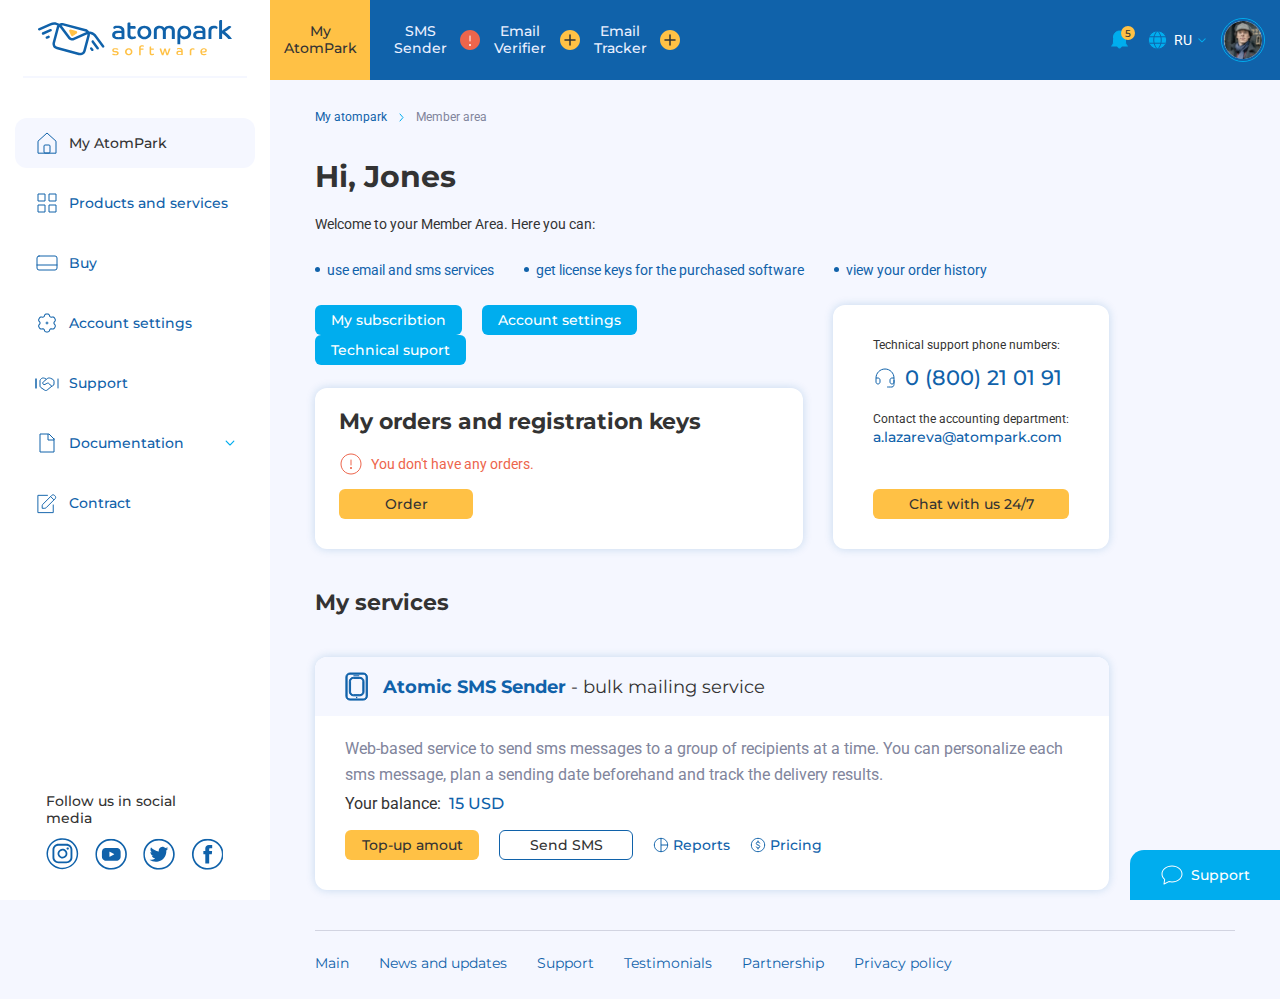
<file: index.html>
<!doctype html>
<html lang="en">
<head>
  <meta charset="UTF-8">
  <meta name="viewport"
        content="width=device-width, user-scalable=no, initial-scale=1.0, maximum-scale=1.0, minimum-scale=1.0">
  <meta http-equiv="X-UA-Compatible" content="ie=edge">
  <title>My AtomPark</title>
  <meta name="description" content="some text">
  <meta name="keywords" content="some, text">
  <link href="https://fonts.googleapis.com/css2?family=Roboto:wght@400;500;700&display=swap" rel="stylesheet">
  <link href="https://fonts.googleapis.com/css2?family=Montserrat:wght@400;500;600;700&display=swap" rel="stylesheet">
  <link rel="stylesheet" href="assets/css/ui.css">
  <link rel="stylesheet" href="assets/css/style.css">
  <link rel="stylesheet" href="assets/css/home.css">
</head>
<body>
<div class="wrapper">

  <aside class="sidebar">
    <div class="sidebar-mob-close"></div>
    <div class="sidebar-logo">
      <a href="#" class="sidebar-logo__img"><img src="assets/img/general/logo.svg" alt="Atompark"></a>
    </div>
    <div class="sidebar-menu">
      <ul class="sidebar-menu__list">
        <li class="sidebar-menu__list-item sidebar-menu__list-item_active">
          <a href="#" class="sidebar-menu__link">
            <span class="sidebar-menu__link-icon">
              <svg width="24" height="24" viewBox="0 0 24 24" fill="none" xmlns="http://www.w3.org/2000/svg">
                <path d="M3 22.1818V10.1818L12 2L21 10.1818V22.1818H3Z" stroke="#1062AA"/>
                <rect x="9" y="14" width="6" height="8" rx="1" stroke="#1062AA"/>
              </svg>
            </span>
            <span class="sidebar-menu__link-text">My AtomPark</span>
          </a>
        </li>
        <li class="sidebar-menu__list-item">
          <a href="#" class="sidebar-menu__link">
            <span class="sidebar-menu__link-icon">
              <svg width="24" height="24" viewBox="0 0 24 24" fill="none" xmlns="http://www.w3.org/2000/svg">
                <rect x="3" y="3" width="7" height="7" stroke="#1062AA" stroke-linejoin="round"/>
                <rect x="14" y="3" width="7" height="7" stroke="#1062AA" stroke-linejoin="round"/>
                <rect x="3" y="14" width="7" height="7" stroke="#1062AA" stroke-linejoin="round"/>
                <rect x="14" y="14" width="7" height="7" stroke="#1062AA" stroke-linejoin="round"/>
              </svg>
            </span>
            <span class="sidebar-menu__link-text">Products and services</span>
          </a>
        </li>
        <li class="sidebar-menu__list-item">
          <a href="#" class="sidebar-menu__link">
            <span class="sidebar-menu__link-icon">
              <svg width="24" height="24" viewBox="0 0 24 24" fill="none" xmlns="http://www.w3.org/2000/svg">
                <rect x="2" y="5" width="20" height="14" rx="2" stroke="#1062AA" stroke-linecap="round"
                      stroke-linejoin="round"/>
                <path d="M2 14H22" stroke="#1062AA" stroke-linecap="round"/>
              </svg>
            </span>
            <span class="sidebar-menu__link-text">Buy</span>
          </a>
        </li>
        <li class="sidebar-menu__list-item">
          <a href="#" class="sidebar-menu__link">
            <span class="sidebar-menu__link-icon">
              <svg width="24" height="24" viewBox="0 0 24 24" fill="none" xmlns="http://www.w3.org/2000/svg">
                <path
                    d="M9.5438 4.36754L9.06946 4.20943L9.06946 4.20943L9.5438 4.36754ZM9.12827 5.61412L9.33358 6.07003L9.53334 5.98007L9.60261 5.77224L9.12827 5.61412ZM7.90662 6.32071L7.80638 6.81056L8.02137 6.85455L8.19929 6.7261L7.90662 6.32071ZM6.61767 6.05695L6.51743 6.54679L6.61767 6.05695ZM4.48466 7.01634L4.91767 7.26634L4.48466 7.01634ZM3.92618 7.98366L4.35919 8.23366L3.92618 7.98366ZM4.16182 10.3106L4.53592 9.97886H4.53592L4.16182 10.3106ZM5.03471 11.295L5.53223 11.3447L5.55401 11.127L5.40881 10.9632L5.03471 11.295ZM5.03471 12.705L5.40881 13.0368L5.55401 12.873L5.53223 12.6553L5.03471 12.705ZM4.16182 13.6894L3.78772 13.3577H3.78772L4.16182 13.6894ZM3.92618 16.0163L4.35919 15.7663L3.92618 16.0163ZM4.48466 16.9837L4.91767 16.7337L4.48466 16.9837ZM6.61767 17.9431L6.51743 17.4532H6.51743L6.61767 17.9431ZM7.90662 17.6793L8.19929 17.2739L8.02137 17.1454L7.80638 17.1894L7.90662 17.6793ZM9.12827 18.3859L9.60261 18.2278L9.53334 18.0199L9.33358 17.93L9.12827 18.3859ZM9.5438 19.6325L9.06946 19.7906L9.5438 19.6325ZM14.4555 19.6325L13.9812 19.4743L14.4555 19.6325ZM14.871 18.3859L14.6657 17.93L14.466 18.0199L14.3967 18.2278L14.871 18.3859ZM16.0927 17.6793L16.1929 17.1894L15.9779 17.1454L15.8 17.2739L16.0927 17.6793ZM17.3816 17.9431L17.2814 18.4329H17.2814L17.3816 17.9431ZM19.5146 16.9837L19.0816 16.7337L19.5146 16.9837ZM20.0731 16.0163L20.5061 16.2663L20.0731 16.0163ZM19.8375 13.6894L19.4634 14.0211V14.0211L19.8375 13.6894ZM18.9646 12.705L18.4671 12.6553L18.4453 12.873L18.5905 13.0368L18.9646 12.705ZM18.9646 11.295L18.5905 10.9632L18.4453 11.127L18.4671 11.3447L18.9646 11.295ZM19.8375 10.3106L20.2116 10.6423L19.8375 10.3106ZM20.0731 7.98366L19.6401 8.23366L19.6401 8.23366L20.0731 7.98366ZM19.5146 7.01634L19.9476 6.76634V6.76634L19.5146 7.01634ZM17.3816 6.05695L17.2814 5.5671L17.3816 6.05695ZM16.0927 6.32071L15.8 6.7261L15.9779 6.85455L16.1929 6.81056L16.0927 6.32071ZM14.871 5.61412L14.3967 5.77224L14.466 5.98007L14.6657 6.07003L14.871 5.61412ZM14.4555 4.36754L13.9812 4.52566V4.52566L14.4555 4.36754ZM10.0181 4.52566C10.2223 3.91315 10.7955 3.5 11.4412 3.5V2.5C10.3651 2.5 9.40974 3.18858 9.06946 4.20943L10.0181 4.52566ZM9.60261 5.77224L10.0181 4.52566L9.06946 4.20943L8.65393 5.45601L9.60261 5.77224ZM8.19929 6.7261C8.55254 6.47107 8.9323 6.25074 9.33358 6.07003L8.92296 5.15822C8.45957 5.3669 8.02134 5.6212 7.61394 5.91532L8.19929 6.7261ZM6.51743 6.54679L7.80638 6.81056L8.00686 5.83086L6.71791 5.5671L6.51743 6.54679ZM4.91767 7.26634C5.24049 6.7072 5.88489 6.41736 6.51743 6.54679L6.71791 5.5671C5.66368 5.35136 4.58968 5.83443 4.05165 6.76634L4.91767 7.26634ZM4.35919 8.23366L4.91767 7.26634L4.05165 6.76634L3.49316 7.73366L4.35919 8.23366ZM4.53592 9.97886C4.10756 9.49579 4.03637 8.79281 4.35919 8.23366L3.49316 7.73366C2.95513 8.66557 3.07378 9.83721 3.78772 10.6423L4.53592 9.97886ZM5.40881 10.9632L4.53592 9.97886L3.78772 10.6423L4.66061 11.6267L5.40881 10.9632ZM5.49965 12C5.49965 11.7787 5.51069 11.5601 5.53223 11.3447L4.53719 11.2452C4.51235 11.4936 4.49965 11.7454 4.49965 12H5.49965ZM5.53223 12.6553C5.51069 12.4399 5.49965 12.2213 5.49965 12H4.49965C4.49965 12.2546 4.51235 12.5064 4.53719 12.7548L5.53223 12.6553ZM4.53592 14.0211L5.40881 13.0368L4.66061 12.3733L3.78772 13.3577L4.53592 14.0211ZM4.35919 15.7663C4.03637 15.2072 4.10756 14.5042 4.53592 14.0211L3.78772 13.3577C3.07378 14.1628 2.95513 15.3344 3.49316 16.2663L4.35919 15.7663ZM4.91767 16.7337L4.35919 15.7663L3.49316 16.2663L4.05164 17.2337L4.91767 16.7337ZM6.51743 17.4532C5.88489 17.5826 5.24049 17.2928 4.91767 16.7337L4.05164 17.2337C4.58968 18.1656 5.66368 18.6486 6.71791 18.4329L6.51743 17.4532ZM7.80638 17.1894L6.51743 17.4532L6.71791 18.4329L8.00686 18.1691L7.80638 17.1894ZM9.33358 17.93C8.9323 17.7493 8.55254 17.5289 8.19929 17.2739L7.61394 18.0847C8.02134 18.3788 8.45958 18.6331 8.92296 18.8418L9.33358 17.93ZM10.0181 19.4743L9.60261 18.2278L8.65393 18.544L9.06946 19.7906L10.0181 19.4743ZM11.4412 20.5C10.7955 20.5 10.2223 20.0869 10.0181 19.4743L9.06946 19.7906C9.40974 20.8114 10.3651 21.5 11.4412 21.5V20.5ZM12.5581 20.5H11.4412V21.5H12.5581V20.5ZM13.9812 19.4743C13.777 20.0869 13.2038 20.5 12.5581 20.5V21.5C13.6342 21.5 14.5896 20.8114 14.9298 19.7906L13.9812 19.4743ZM14.3967 18.2278L13.9812 19.4743L14.9298 19.7906L15.3454 18.544L14.3967 18.2278ZM15.8 17.2739C15.4468 17.5289 15.067 17.7493 14.6657 17.93L15.0763 18.8418C15.5397 18.6331 15.978 18.3788 16.3853 18.0847L15.8 17.2739ZM17.4819 17.4532L16.1929 17.1894L15.9924 18.1691L17.2814 18.4329L17.4819 17.4532ZM19.0816 16.7337C18.7588 17.2928 18.1144 17.5826 17.4819 17.4532L17.2814 18.4329C18.3356 18.6486 19.4096 18.1656 19.9476 17.2337L19.0816 16.7337ZM19.6401 15.7663L19.0816 16.7337L19.9476 17.2337L20.5061 16.2663L19.6401 15.7663ZM19.4634 14.0211C19.8917 14.5042 19.9629 15.2072 19.6401 15.7663L20.5061 16.2663C21.0442 15.3344 20.9255 14.1628 20.2116 13.3577L19.4634 14.0211ZM18.5905 13.0368L19.4634 14.0211L20.2116 13.3577L19.3387 12.3733L18.5905 13.0368ZM18.4996 12C18.4996 12.2213 18.4886 12.4399 18.4671 12.6553L19.4621 12.7548C19.4869 12.5064 19.4996 12.2546 19.4996 12H18.4996ZM18.4671 11.3447C18.4886 11.5601 18.4996 11.7787 18.4996 12H19.4996C19.4996 11.7454 19.4869 11.4936 19.4621 11.2452L18.4671 11.3447ZM19.4634 9.97886L18.5905 10.9632L19.3387 11.6267L20.2116 10.6423L19.4634 9.97886ZM19.6401 8.23366C19.9629 8.7928 19.8917 9.49579 19.4634 9.97886L20.2116 10.6423C20.9255 9.83721 21.0442 8.66557 20.5061 7.73366L19.6401 8.23366ZM19.0816 7.26634L19.6401 8.23366L20.5061 7.73366L19.9476 6.76634L19.0816 7.26634ZM17.4819 6.54679C18.1144 6.41735 18.7588 6.7072 19.0816 7.26634L19.9476 6.76634C19.4096 5.83443 18.3356 5.35136 17.2814 5.5671L17.4819 6.54679ZM16.1929 6.81056L17.4819 6.54679L17.2814 5.5671L15.9924 5.83086L16.1929 6.81056ZM14.6657 6.07003C15.067 6.25074 15.4468 6.47107 15.8 6.7261L16.3853 5.91532C15.978 5.6212 15.5397 5.3669 15.0763 5.15822L14.6657 6.07003ZM13.9812 4.52566L14.3967 5.77224L15.3454 5.45601L14.9298 4.20943L13.9812 4.52566ZM12.5581 3.5C13.2038 3.5 13.777 3.91315 13.9812 4.52566L14.9298 4.20943C14.5896 3.18858 13.6342 2.5 12.5581 2.5V3.5ZM11.4412 3.5H12.5581V2.5H11.4412V3.5Z"
                    fill="#1062AA"/>
                <path fill-rule="evenodd" clip-rule="evenodd"
                      d="M12 13C12.5523 13 13 12.5523 13 12C13 11.4477 12.5523 11 12 11C11.4477 11 11 11.4477 11 12C11 12.5523 11.4477 13 12 13Z"
                      stroke="#1062AA"/>
              </svg>
            </span>
            <span class="sidebar-menu__link-text">Account settings</span>
          </a>
        </li>
        <li class="sidebar-menu__list-item">
          <a href="#" class="sidebar-menu__link">
            <span class="sidebar-menu__link-icon">
              <svg width="24" height="24" viewBox="0 0 24 24" fill="none" xmlns="http://www.w3.org/2000/svg">
                <path
                    d="M11 8L9.42229 7.21115C9.14458 7.07229 8.83835 7 8.52786 7H7.82843C7.29799 7 6.78929 7.21071 6.41421 7.58579L5.58579 8.41421C5.21071 8.78929 5 9.29799 5 9.82843L5 14.9296C5 15.5983 5.3342 16.2228 5.8906 16.5937L9.75746 19.1716C10.4944 19.663 11.4668 19.611 12.1472 19.044L17 15"
                    stroke="#1062AA"/>
                <path fill-rule="evenodd" clip-rule="evenodd"
                      d="M14.4549 12.9142C13.8515 12.1062 12.741 11.8739 11.8643 12.3721L10.009 13.4266C9.41298 13.7653 8.66412 13.6641 8.17937 13.1794V13.1794C7.54605 12.546 7.59324 11.5056 8.2813 10.9323L12.4437 7.46356C12.8032 7.16403 13.2562 7 13.7241 7H14.5279C14.8384 7 15.1446 7.07229 15.4223 7.21115L17.8944 8.44721C18.572 8.786 19 9.47852 19 10.2361L19 12.9796C19 14.9037 16.5489 15.718 15.3976 14.1764L14.4549 12.9142Z"
                      stroke="#1062AA"/>
                <path d="M1 17V8" stroke="#1062AA" stroke-linecap="round"/>
                <path d="M1 17V8" stroke="#1062AA" stroke-linecap="round"/>
                <path d="M23 17V8" stroke="#1062AA" stroke-linecap="round"/>
              </svg>
            </span>
            <span class="sidebar-menu__link-text">Support</span>
          </a>
        </li>
        <li class="sidebar-menu__list-item">
          <a href="#" class="sidebar-menu__link js-sb-dd">
            <span class="sidebar-menu__link-icon">
             <svg width="24" height="24" viewBox="0 0 24 24" fill="none" xmlns="http://www.w3.org/2000/svg">
                <path d="M13 3V9H19" stroke="#1062AA" stroke-linejoin="round"/>
                <path d="M19 8L14 3L5 3.00002L5 21L19 21L19 8Z" stroke="#1062AA" stroke-linecap="round"
                      stroke-linejoin="round"/>
             </svg>
            </span>
            <span class="sidebar-menu__link-text">Documentation</span>
            <span class="sidebar-menu__link-arrow">
              <svg width="10" height="6" viewBox="0 0 10 6" fill="none" xmlns="http://www.w3.org/2000/svg">
                <path
                    d="M5.42426 5.42426C5.18995 5.65858 4.81005 5.65858 4.57574 5.42426L0.757359 1.60589C0.523045 1.37157 0.523045 0.991674 0.757359 0.757359C0.991674 0.523044 1.37157 0.523044 1.60589 0.757359L5 4.15147L8.39411 0.757359C8.62843 0.523045 9.00833 0.523045 9.24264 0.757359C9.47696 0.991674 9.47696 1.37157 9.24264 1.60589L5.42426 5.42426ZM5.6 4L5.6 5L4.4 5L4.4 4L5.6 4Z"
                    fill="#00ADEE"/>
              </svg>
            </span>
          </a>
          <ul class="sidebar-submenu">
            <li class="sidebar-submenu__item">
              <a href="#" class="sidebar-submenu__link">
                <span class="sidebar-submenu__link-icon">
                  <svg width="14" height="14" viewBox="0 0 14 14" fill="none" xmlns="http://www.w3.org/2000/svg">
                    <path
                        d="M6.49789 5.7H7.45789V11H6.49789V5.7ZM6.97789 4.68C6.79122 4.68 6.63456 4.62 6.50789 4.5C6.38789 4.38 6.32789 4.23333 6.32789 4.06C6.32789 3.88667 6.38789 3.74 6.50789 3.62C6.63456 3.49333 6.79122 3.43 6.97789 3.43C7.16456 3.43 7.31789 3.49 7.43789 3.61C7.56456 3.72333 7.62789 3.86667 7.62789 4.04C7.62789 4.22 7.56456 4.37333 7.43789 4.5C7.31789 4.62 7.16456 4.68 6.97789 4.68Z"
                        fill="#1062AA"/>
                    <path
                        d="M7.11765 12.9999C10.4963 12.9999 13.2353 10.261 13.2353 6.8823C13.2353 3.50361 10.4963 0.764648 7.11765 0.764648C3.73896 0.764648 1 3.50361 1 6.8823C1 10.261 3.73896 12.9999 7.11765 12.9999Z"
                        stroke="#1062AA" stroke-miterlimit="10" stroke-linecap="round" stroke-linejoin="round"/>
                  </svg>
                </span>
                <span class="sidebar-submenu__link-text">Instructions</span>
              </a>
            </li>
            <li class="sidebar-submenu__item">
              <a href="#" class="sidebar-submenu__link">
                <span class="sidebar-submenu__link-icon">
                 <svg width="16" height="16" viewBox="0 0 16 16" fill="none" xmlns="http://www.w3.org/2000/svg">
                  <path
                      d="M2 11.3333V11.8333C1.72386 11.8333 1.5 11.6094 1.5 11.3333H2ZM2 2.66663H1.5C1.5 2.39048 1.72386 2.16663 2 2.16663V2.66663ZM7.33333 11.3333V10.8333C7.43205 10.8333 7.52855 10.8625 7.61068 10.9173L7.33333 11.3333ZM11.3333 14H11.8333C11.8333 14.1844 11.7318 14.3538 11.5693 14.4408C11.4067 14.5278 11.2094 14.5183 11.056 14.416L11.3333 14ZM11.3333 11.3333H10.8333C10.8333 11.0571 11.0572 10.8333 11.3333 10.8333V11.3333ZM14 11.3333H14.5C14.5 11.6094 14.2761 11.8333 14 11.8333V11.3333ZM14 2.66663V2.16663C14.2761 2.16663 14.5 2.39048 14.5 2.66663H14ZM1.5 11.3333V2.66663H2.5V11.3333H1.5ZM7.33333 11.8333L2 11.8333V10.8333L7.33333 10.8333V11.8333ZM11.056 14.416L7.05598 11.7493L7.61068 10.9173L11.6107 13.5839L11.056 14.416ZM11.8333 11.3333V14H10.8333V11.3333H11.8333ZM14 11.8333H11.3333V10.8333H14V11.8333ZM14.5 2.66663V11.3333H13.5V2.66663H14.5ZM2 2.16663H14V3.16663H2V2.16663Z"
                      fill="#1062AA"/>
                 </svg>
                </span>
                <span class="sidebar-submenu__link-text">FAQ</span>
              </a>
            </li>
          </ul>
        </li>
        <li class="sidebar-menu__list-item">
          <a href="#" class="sidebar-menu__link">
            <span class="sidebar-menu__link-icon">
             <svg width="25" height="25" viewBox="0 0 25 25" fill="none" xmlns="http://www.w3.org/2000/svg">
                <path d="M19 14V22H3V4H13" stroke="#1062AA" stroke-linecap="round" stroke-linejoin="round"/>
                <path fill-rule="evenodd" clip-rule="evenodd"
                      d="M17.4608 4.03921C18.2418 3.25817 19.5082 3.25816 20.2892 4.03921L20.9608 4.71079C21.7418 5.49184 21.7418 6.75817 20.9608 7.53921L11.5858 16.9142C11.2107 17.2893 10.702 17.5 10.1716 17.5L7.5 17.5L7.5 14.8284C7.5 14.298 7.71071 13.7893 8.08579 13.4142L17.4608 4.03921Z"
                      stroke="#1062AA"/>
                <path d="M16.25 5.25L19.75 8.75" stroke="#1062AA"/>
             </svg>
            </span>
            <span class="sidebar-menu__link-text">Contract</span>
          </a>
        </li>
      </ul>
    </div>
    <div class="sidebar-socials">
      <div class="sidebar-socials__title">Follow us in social media</div>
      <div class="sidebar-socials__items">
        <a href="#" class="sidebar-socials__item" target="_blank">
          <svg width="33" height="32" viewBox="0 0 33 32" fill="none" xmlns="http://www.w3.org/2000/svg">
            <path
                d="M16.34 31.1636C13.2071 31.1636 10.1446 30.2545 7.53977 28.5514C4.9349 26.8482 2.90465 24.4274 1.70576 21.5952C0.506863 18.7629 0.193178 15.6464 0.804368 12.6397C1.41556 9.63297 2.92417 6.87114 5.13943 4.70342C7.3547 2.53571 10.1771 1.05948 13.2498 0.461409C16.3224 -0.136662 19.5073 0.17029 22.4017 1.34345C25.2961 2.51661 27.77 4.50328 29.5105 7.05224C31.251 9.6012 32.18 12.598 32.18 15.6636C32.1769 19.7735 30.5071 23.7142 27.5372 26.6204C24.5673 29.5265 20.5401 31.1605 16.34 31.1636ZM16.34 1.64385C13.5049 1.64385 10.7335 2.46658 8.37636 4.00796C6.01917 5.54935 4.18206 7.74016 3.09739 10.3033C2.01273 12.8665 1.72923 15.6868 2.28274 18.4076C2.83626 21.1284 4.20194 23.6275 6.20704 25.5888C8.21215 27.5501 10.7666 28.8854 13.5473 29.4259C16.3281 29.9665 19.2102 29.6879 21.8291 28.6255C24.448 27.563 26.6861 25.7645 28.2604 23.4573C29.8346 21.15 30.6743 18.4378 30.6731 15.6636C30.67 11.9453 29.1587 8.38018 26.4713 5.75146C23.7838 3.12274 20.1399 1.64537 16.34 1.64385ZM21.6842 9.37671C21.4532 9.37671 21.2274 9.44375 21.0353 9.56935C20.8432 9.69495 20.6934 9.87347 20.605 10.0823C20.5166 10.2912 20.4935 10.521 20.5386 10.7428C20.5836 10.9645 20.6949 11.1682 20.8583 11.328C21.0216 11.4879 21.2298 11.5968 21.4564 11.6409C21.683 11.685 21.9178 11.6623 22.1313 11.5758C22.3447 11.4893 22.5272 11.3428 22.6555 11.1548C22.7839 10.9669 22.8524 10.7459 22.8524 10.5198C22.8524 10.2166 22.7293 9.92587 22.5103 9.7115C22.2912 9.49714 21.9941 9.37671 21.6842 9.37671ZM16.4743 10.8513C15.5003 10.8513 14.5481 11.134 13.7383 11.6636C12.9284 12.1933 12.2974 12.9461 11.9249 13.8268C11.5524 14.7075 11.4552 15.6766 11.6457 16.6113C11.8361 17.5461 12.3056 18.4046 12.9948 19.0782C13.684 19.7518 14.5619 20.2102 15.5174 20.3954C16.4728 20.5807 17.463 20.4845 18.3626 20.1189C19.2622 19.7534 20.0308 19.135 20.5711 18.3419C21.1114 17.5488 21.3992 16.6167 21.3981 15.6636C21.395 14.3872 20.875 13.1641 19.9522 12.2621C19.0293 11.3601 17.7787 10.8528 16.4743 10.8513ZM16.4743 18.7499C15.8505 18.7499 15.2408 18.5689 14.7221 18.2297C14.2034 17.8906 13.7992 17.4086 13.5604 16.8446C13.3217 16.2807 13.2593 15.6602 13.381 15.0615C13.5027 14.4628 13.803 13.9129 14.2441 13.4812C14.6852 13.0496 15.2472 12.7557 15.859 12.6366C16.4708 12.5175 17.105 12.5786 17.6813 12.8122C18.2576 13.0458 18.7502 13.4414 19.0968 13.9489C19.4433 14.4565 19.6283 15.0532 19.6283 15.6636C19.6283 16.4821 19.296 17.2671 18.7045 17.8459C18.1131 18.4247 17.3108 18.7499 16.4743 18.7499ZM26.4035 11.6628C26.4035 10.1046 25.771 8.61017 24.6449 7.50833C23.5189 6.40648 21.9917 5.78747 20.3993 5.78747H12.4793C10.8863 5.78747 9.35853 6.4063 8.23159 7.50798C7.10465 8.60966 6.47076 10.1041 6.46921 11.6628V19.4186C6.4669 20.1923 6.62066 20.9589 6.92166 21.6744C7.22266 22.3899 7.665 23.0403 8.22332 23.5882C8.78163 24.1361 9.44496 24.5709 10.1753 24.8675C10.9056 25.1641 11.6886 25.3168 12.4793 25.3168H20.3993C21.1898 25.3168 21.9724 25.1641 22.7024 24.8674C23.4324 24.5707 24.0954 24.1359 24.6532 23.5879C25.2111 23.0399 25.6529 22.3895 25.9532 21.674C26.2536 20.9585 26.4066 20.192 26.4035 19.4186V11.6628ZM24.5228 19.4186C24.5228 20.4887 24.0884 21.515 23.3151 22.2718C22.5418 23.0285 21.4929 23.4536 20.3993 23.4536H12.4793C11.3851 23.4536 10.3357 23.0287 9.56145 22.2721C8.78721 21.5155 8.35147 20.4892 8.34992 19.4186V11.6628C8.35147 10.5922 8.78721 9.56585 9.56145 8.8093C10.3357 8.05275 11.3851 7.62781 12.4793 7.62781H20.3993C21.4929 7.62781 22.5418 8.05293 23.3151 8.80965C24.0884 9.56636 24.5228 10.5927 24.5228 11.6628V19.4186Z"
                fill=""/>
          </svg>
        </a>
        <a href="#" class="sidebar-socials__item" target="_blank">
          <svg width="32" height="32" viewBox="0 0 32 32" fill="none" xmlns="http://www.w3.org/2000/svg">
            <g clip-path="url(#clip0)">
              <path
                  d="M16.1179 31.7616C12.9828 31.7639 9.91747 30.8562 7.30976 29.1533C4.70204 27.4504 2.66914 25.0288 1.46829 22.195C0.267446 19.3612 -0.0473765 16.2425 0.563662 13.2335C1.1747 10.2246 2.68414 7.46059 4.90097 5.29134C7.11781 3.12209 9.94241 1.64505 13.0174 1.04713C16.0923 0.449207 19.2794 0.757271 22.1754 1.93234C25.0714 3.10741 27.5461 5.09667 29.2863 7.64842C31.0266 10.2002 31.9542 13.1997 31.9519 16.2675C31.9455 20.3748 30.2752 24.3122 27.3071 27.2166C24.3391 30.1209 20.3154 31.7553 16.1179 31.7616ZM16.1179 2.42799C13.3201 2.42565 10.5845 3.23534 8.25713 4.75462C5.92972 6.2739 4.11509 8.43451 3.04278 10.9631C1.97047 13.4918 1.68867 16.2748 2.23302 18.9602C2.77737 21.6456 4.12341 24.1126 6.10087 26.0493C8.07834 27.986 10.5984 29.3052 13.3422 29.8402C16.086 30.3751 18.9303 30.1018 21.5153 29.0546C24.1004 28.0075 26.3099 26.2337 27.8645 23.9575C29.4191 21.6814 30.2489 19.0052 30.2489 16.2675C30.2457 12.6 28.7563 9.0835 26.1072 6.48911C23.4582 3.89472 19.8658 2.43425 16.1179 2.42799Z"
                  fill=""/>
              <path
                  d="M25.6366 13.9153C25.6366 13.3892 25.5301 12.8684 25.3233 12.3828C25.1165 11.8973 24.8135 11.4567 24.4317 11.0863C24.0499 10.716 23.5969 10.4234 23.0989 10.2253C22.6009 10.0273 22.0677 9.92773 21.5301 9.93241H10.9742C10.4402 9.93241 9.91153 10.0355 9.41839 10.2358C8.92525 10.4361 8.47734 10.7297 8.10035 11.0997C7.72336 11.4697 7.4247 11.9088 7.22147 12.392C7.01824 12.8751 6.91444 13.3928 6.91603 13.9153V18.749C6.91444 19.2715 7.01824 19.7892 7.22147 20.2723C7.4247 20.7555 7.72336 21.1946 8.10035 21.5646C8.47734 21.9346 8.92525 22.2282 9.41839 22.4285C9.91153 22.6288 10.4402 22.7319 10.9742 22.7319H21.5301C22.0677 22.7366 22.6009 22.637 23.0989 22.4389C23.5969 22.2409 24.0499 21.9482 24.4317 21.5779C24.8135 21.2076 25.1165 20.767 25.3233 20.2814C25.5301 19.7959 25.6366 19.2751 25.6366 18.749V13.9153ZM18.9817 16.5744L14.7666 18.8318C14.5854 18.9263 14.4284 18.8318 14.4284 18.5954V13.9625C14.4284 13.7498 14.5975 13.6316 14.7787 13.7262L19.018 16.0899C19.0575 16.1208 19.0881 16.1613 19.1066 16.2074C19.1252 16.2534 19.1311 16.3035 19.1238 16.3525C19.1164 16.4015 19.0961 16.4478 19.0649 16.4867C19.0336 16.5256 18.9924 16.5559 18.9455 16.5744H18.9817Z"
                  fill=""/>
            </g>
            <defs>
              <clipPath id="clip0">
                <rect width="31.68" height="31" fill="white" transform="translate(0.271484 0.761353)"/>
              </clipPath>
            </defs>
          </svg>
        </a>
        <a href="#" class="sidebar-socials__item" target="_blank">
          <svg width="32" height="32" viewBox="0 0 32 32" fill="none" xmlns="http://www.w3.org/2000/svg">
            <g clip-path="url(#clip0)">
              <path
                  d="M15.9624 31.7616C12.8322 31.7639 9.77161 30.8562 7.16794 29.1533C4.56428 27.4504 2.53454 25.0288 1.33555 22.195C0.136575 19.3612 -0.177759 16.2425 0.43233 13.2335C1.04242 10.2246 2.54951 7.46059 4.7629 5.29134C6.97629 3.12209 9.79651 1.64505 12.8667 1.04713C15.9369 0.449207 19.119 0.757271 22.0105 1.93234C24.902 3.10741 27.3728 5.09667 29.1104 7.64842C30.8479 10.2002 31.7741 13.1997 31.7718 16.2675C31.7654 20.3748 30.0977 24.3122 27.1343 27.2166C24.1708 30.1209 20.1533 31.7553 15.9624 31.7616ZM15.9624 2.42799C13.169 2.42565 10.4376 3.23534 8.11384 4.75462C5.79005 6.2739 3.97824 8.43451 2.9076 10.9631C1.83696 13.4918 1.55559 16.2748 2.09909 18.9602C2.6426 21.6456 3.98655 24.1126 5.96094 26.0493C7.93533 27.986 10.4514 29.3052 13.191 29.8402C15.9306 30.3751 18.7705 30.1018 21.3515 29.0546C23.9325 28.0075 26.1386 26.2337 27.6908 23.9575C29.2429 21.6814 30.0714 19.0052 30.0714 16.2675C30.0682 12.6 28.5811 9.0835 25.9362 6.48911C23.2913 3.89472 19.7045 2.43425 15.9624 2.42799Z"
                  fill=""/>
              <path
                  d="M25.0444 10.6062C24.4504 10.8561 23.8264 11.0309 23.1873 11.1262C23.4888 11.1262 23.935 10.5471 24.1038 10.3344C24.3818 10.0057 24.5945 9.6289 24.7309 9.22343C24.7309 9.22343 24.7309 9.15252 24.7309 9.12888C24.7162 9.12058 24.6996 9.11621 24.6826 9.11621C24.6657 9.11621 24.6491 9.12058 24.6344 9.12888C23.9362 9.49222 23.195 9.77007 22.4276 9.95618C22.4042 9.97094 22.377 9.97879 22.3492 9.97879C22.3214 9.97879 22.2942 9.97094 22.2708 9.95618L22.0779 9.76708C21.7591 9.49694 21.3963 9.28121 21.0046 9.12888C20.4859 8.9187 19.9245 8.82968 19.3646 8.86887C18.8215 8.90297 18.2916 9.04788 17.809 9.29434C17.3194 9.54064 16.8888 9.88613 16.5458 10.3079C16.2027 10.7297 15.9551 11.2181 15.8193 11.7408C15.7107 12.2554 15.7107 12.7862 15.8193 13.3008C15.8193 13.3836 15.8193 13.3954 15.7348 13.3836C12.807 13.0963 10.0958 11.7424 8.13767 9.5898C8.05326 9.49526 8.00502 9.49526 7.93267 9.5898C7.53307 10.3032 7.38052 11.1244 7.49795 11.93C7.61538 12.7356 7.99644 13.482 8.58386 14.0572C8.72856 14.1872 8.88533 14.329 9.05416 14.459C8.54194 14.4191 8.0424 14.2827 7.58296 14.0572C7.49854 14.0572 7.45031 14.0572 7.45031 14.1281C7.43264 14.2694 7.43264 14.4123 7.45031 14.5536C7.53977 15.226 7.81036 15.8629 8.23424 16.3988C8.65813 16.9347 9.22001 17.3502 9.86211 17.6028C10.0163 17.6694 10.1783 17.717 10.3445 17.7446C9.86913 17.8188 9.38479 17.8188 8.90945 17.7446C8.80092 17.7446 8.76474 17.7446 8.80092 17.8746C9.04973 18.5056 9.45798 19.0644 9.9874 19.4985C10.5168 19.9326 11.1501 20.2278 11.8277 20.3565H12.2377C11.6507 20.8751 10.9425 21.2445 10.1756 21.432C9.17198 21.7842 8.10192 21.9173 7.0403 21.822C6.87148 21.822 6.8353 21.822 6.78706 21.822C6.73883 21.822 6.78706 21.8929 6.78706 21.9402L7.43825 22.3184C8.09041 22.69 8.78182 22.9912 9.50034 23.2166C11.3726 23.7718 13.3609 23.8348 15.2658 23.3992C17.1707 22.9636 18.9253 22.0447 20.3534 20.7347C21.3793 19.6428 22.1722 18.3611 22.6858 16.9648C23.1994 15.5685 23.4232 14.0857 23.3441 12.6035C23.3441 12.4853 23.4888 12.4263 23.5732 12.3672C24.1349 11.939 24.6304 11.4334 25.0444 10.8662C25.108 10.7809 25.138 10.676 25.1288 10.5707C25.1288 10.5707 25.1288 10.5707 25.0444 10.6062Z"
                  fill=""/>
              <path fill-rule="evenodd" clip-rule="evenodd"
                    d="M12.7793 23.6539C12.7793 23.6539 13.1049 23.6539 12.7793 23.6539C12.7793 23.6414 12.8155 23.6539 12.7793 23.6539Z"
                    fill=""/>
            </g>
            <defs>
              <clipPath id="clip0">
                <rect width="31.6308" height="31" fill="white" transform="translate(0.140625 0.761353)"/>
              </clipPath>
            </defs>
          </svg>
        </a>
        <a href="#" class="sidebar-socials__item" target="_blank">
          <svg width="33" height="32" viewBox="0 0 33 32" fill="none" xmlns="http://www.w3.org/2000/svg">
            <g clip-path="url(#clip0)">
              <path
                  d="M16.7859 31.7616C13.6508 31.7639 10.5854 30.8562 7.97772 29.1533C5.37001 27.4504 3.33711 25.0288 2.13626 22.195C0.935415 19.3612 0.620592 16.2425 1.23163 13.2335C1.84267 10.2246 3.3521 7.46059 5.56894 5.29134C7.78577 3.12209 10.6104 1.64505 13.6853 1.04713C16.7603 0.449207 19.9474 0.757271 22.8434 1.93234C25.7394 3.10741 28.214 5.09667 29.9543 7.64842C31.6946 10.2002 32.6222 13.1997 32.6198 16.2675C32.6134 20.3748 30.9432 24.3122 27.9751 27.2166C25.007 30.1209 20.9833 31.7553 16.7859 31.7616ZM16.7859 2.42799C13.9881 2.42565 11.2525 3.23534 8.9251 4.75462C6.59769 6.2739 4.78306 8.43451 3.71075 10.9631C2.63844 13.4918 2.35664 16.2748 2.90099 18.9602C3.44534 21.6456 4.79138 24.1126 6.76884 26.0493C8.7463 27.986 11.2663 29.3052 14.0102 29.8402C16.754 30.3751 19.5983 30.1018 22.1833 29.0546C24.7683 28.0075 26.9779 26.2337 28.5325 23.9575C30.0871 21.6814 30.9168 19.0052 30.9168 16.2675C30.9137 12.6 29.4242 9.0835 26.7752 6.48911C24.1261 3.89472 20.5338 2.43425 16.7859 2.42799Z"
                  fill=""/>
              <path fill-rule="evenodd" clip-rule="evenodd"
                    d="M14.298 16.3379V25.32C14.298 25.3827 14.3235 25.4428 14.3688 25.4871C14.4141 25.5315 14.4755 25.5564 14.5396 25.5564H17.9455C18.0096 25.5564 18.071 25.5315 18.1163 25.4871C18.1616 25.4428 18.1871 25.3827 18.1871 25.32V16.1843H20.6026C20.6328 16.1859 20.6629 16.1816 20.6914 16.1718C20.7199 16.162 20.7461 16.1467 20.7685 16.127C20.791 16.1072 20.8092 16.0833 20.8222 16.0566C20.8352 16.03 20.8426 16.001 20.8442 15.9715L21.0857 13.2178C21.0874 13.1858 21.0823 13.1538 21.0709 13.1237C21.0595 13.0937 21.042 13.0662 21.0194 13.043C20.9968 13.0198 20.9696 13.0013 20.9395 12.9887C20.9094 12.9761 20.877 12.9696 20.8442 12.9696H18.1871V11.0196C18.1902 10.9109 18.2152 10.8039 18.2606 10.7047C18.306 10.6055 18.3709 10.516 18.4517 10.4414C18.5324 10.3668 18.6274 10.3084 18.7313 10.2698C18.8351 10.2311 18.9456 10.2128 19.0567 10.2159H20.965C20.9961 10.216 21.027 10.2098 21.0557 10.1978C21.0843 10.1857 21.1102 10.1681 21.1317 10.146C21.1531 10.1239 21.1698 10.0977 21.1806 10.0691C21.1914 10.0405 21.1961 10.01 21.1944 9.97955V7.20219C21.1961 7.17172 21.1914 7.14125 21.1806 7.11263C21.1698 7.084 21.1531 7.05783 21.1317 7.03571C21.1102 7.01359 21.0843 6.99599 21.0557 6.98397C21.027 6.97195 20.9961 6.96578 20.965 6.96582H17.716C16.8084 6.96895 15.9391 7.32395 15.2984 7.95307C14.6578 8.58219 14.298 9.43414 14.298 10.3223V12.9696H12.5951C12.531 12.9696 12.4696 12.9945 12.4243 13.0389C12.379 13.0832 12.3535 13.1433 12.3535 13.206V15.9597C12.3535 15.9902 12.3598 16.0204 12.3721 16.0485C12.3843 16.0765 12.4023 16.1018 12.4249 16.1228C12.4475 16.1438 12.4743 16.1601 12.5035 16.1707C12.5328 16.1813 12.5639 16.1859 12.5951 16.1843H14.298V16.3379Z"
                    fill=""/>
            </g>
            <defs>
              <clipPath id="clip0">
                <rect width="31.68" height="31" fill="white" transform="translate(0.939453 0.761353)"/>
              </clipPath>
            </defs>
          </svg>
        </a>
      </div>
    </div>
  </aside>

  <main class="inner">

    <section class="header">
      <div class="header-open-mob">
        <div></div>
        <div></div>
        <div></div>
      </div>
      <ul class="header-menu">
        <li class="header-menu__item">
          <a href="#" class="header-menu__link header-menu__link_active">My AtomPark</a>
        </li>
        <li class="header-menu__item">
          <a href="#" class="header-menu__link">SMS Sender</a>
          <div class="header-menu__hint">
            <div class="header-menu__hint-icon">
              <svg width="24" height="24" viewBox="0 0 24 24" fill="none" xmlns="http://www.w3.org/2000/svg">
                <path fill-rule="evenodd" clip-rule="evenodd"
                      d="M12 17C12.5523 17 13 16.5523 13 16C13 15.4477 12.5523 15 12 15C11.4477 15 11 15.4477 11 16C11 16.5523 11.4477 17 12 17Z"
                      fill="white"/>
                <path fill-rule="evenodd" clip-rule="evenodd"
                      d="M12 22C17.5228 22 22 17.5228 22 12C22 6.47715 17.5228 2 12 2C6.47715 2 2 6.47715 2 12C2 17.5228 6.47715 22 12 22Z"
                      fill="#ED654C"/>
                <path d="M12 8V13" stroke="white" stroke-linecap="round"/>
                <circle cx="12" cy="17" r="1" fill="white"/>
              </svg>
            </div>
            <div class="header-menu__hint-card">
              <div class="header-menu__hint-text">You have run out of free SMS.</div>
              <a href="#" class="header-menu__hint-link">
                <span>Top up balance</span>
                <span class="header-menu__hint-link-icon">
                  <svg width="13" height="12" viewBox="0 0 13 12" fill="none" xmlns="http://www.w3.org/2000/svg">
                    <path fill-rule="evenodd" clip-rule="evenodd"
                          d="M10.1893 6.27293L-2.08633e-07 6.27293L-2.742e-07 4.77293L10.1893 4.77293L6.6967 1.28029C6.40381 0.987393 6.40381 0.51252 6.6967 0.219626C6.98959 -0.0732673 7.46447 -0.0732673 7.75736 0.219626L12.5303 4.9926C12.8232 5.28549 12.8232 5.76036 12.5303 6.05326L7.75736 10.8262C7.46447 11.1191 6.98959 11.1191 6.6967 10.8262C6.40381 10.5333 6.40381 10.0585 6.6967 9.76557L10.1893 6.27293Z"
                          fill="#00ADEE"/>
                  </svg>
                </span>
              </a>
            </div>
          </div>
        </li>
        <li class="header-menu__item">
          <a href="#" class="header-menu__link">Email Verifier</a>
          <div class="header-menu__hint">
            <div class="header-menu__hint-icon">
              <svg width="24" height="24" viewBox="0 0 24 24" fill="none" xmlns="http://www.w3.org/2000/svg">
                <path
                    d="M12 22C17.5228 22 22 17.5228 22 12C22 6.47715 17.5228 2 12 2C6.47715 2 2 6.47715 2 12C2 17.5228 6.47715 22 12 22Z"
                    fill="#FFC145"/>
                <path d="M12 7V17" stroke="#333333" stroke-width="1.5" stroke-linecap="round" stroke-linejoin="round"/>
                <path d="M7 12H17" stroke="#333333" stroke-width="1.5" stroke-linecap="round" stroke-linejoin="round"/>
              </svg>
            </div>
            <div class="header-menu__hint-card">
              <div class="header-menu__hint-text">Checking email addresses validity</div>
              <a href="#" class="header-menu__hint-link">
                <span>Add service</span>
                <span class="header-menu__hint-link-icon">
                  <svg width="13" height="12" viewBox="0 0 13 12" fill="none" xmlns="http://www.w3.org/2000/svg">
                    <path fill-rule="evenodd" clip-rule="evenodd"
                          d="M10.1893 6.27293L-2.08633e-07 6.27293L-2.742e-07 4.77293L10.1893 4.77293L6.6967 1.28029C6.40381 0.987393 6.40381 0.51252 6.6967 0.219626C6.98959 -0.0732673 7.46447 -0.0732673 7.75736 0.219626L12.5303 4.9926C12.8232 5.28549 12.8232 5.76036 12.5303 6.05326L7.75736 10.8262C7.46447 11.1191 6.98959 11.1191 6.6967 10.8262C6.40381 10.5333 6.40381 10.0585 6.6967 9.76557L10.1893 6.27293Z"
                          fill="#00ADEE"/>
                  </svg>
                </span>
              </a>
            </div>
          </div>
        </li>
        <li class="header-menu__item">
          <a href="#" class="header-menu__link">Email Tracker</a>
          <div class="header-menu__hint">
            <div class="header-menu__hint-icon">
              <svg width="24" height="24" viewBox="0 0 24 24" fill="none" xmlns="http://www.w3.org/2000/svg">
                <path
                    d="M12 22C17.5228 22 22 17.5228 22 12C22 6.47715 17.5228 2 12 2C6.47715 2 2 6.47715 2 12C2 17.5228 6.47715 22 12 22Z"
                    fill="#FFC145"/>
                <path d="M12 7V17" stroke="#333333" stroke-width="1.5" stroke-linecap="round" stroke-linejoin="round"/>
                <path d="M7 12H17" stroke="#333333" stroke-width="1.5" stroke-linecap="round" stroke-linejoin="round"/>
              </svg>
            </div>
            <div class="header-menu__hint-card">
              <div class="header-menu__hint-text">Tracking email opens and clicks</div>
              <a href="#" class="header-menu__hint-link">
                <span>Add service</span>
                <span class="header-menu__hint-link-icon">
                  <svg width="13" height="12" viewBox="0 0 13 12" fill="none" xmlns="http://www.w3.org/2000/svg">
                    <path fill-rule="evenodd" clip-rule="evenodd"
                          d="M10.1893 6.27293L-2.08633e-07 6.27293L-2.742e-07 4.77293L10.1893 4.77293L6.6967 1.28029C6.40381 0.987393 6.40381 0.51252 6.6967 0.219626C6.98959 -0.0732673 7.46447 -0.0732673 7.75736 0.219626L12.5303 4.9926C12.8232 5.28549 12.8232 5.76036 12.5303 6.05326L7.75736 10.8262C7.46447 11.1191 6.98959 11.1191 6.6967 10.8262C6.40381 10.5333 6.40381 10.0585 6.6967 9.76557L10.1893 6.27293Z"
                          fill="#00ADEE"/>
                  </svg>
                </span>
              </a>
            </div>
          </div>
        </li>
      </ul>
      <div class="header-notifications">
        <div class="header-notifications__icon js-dd">
          <svg width="25" height="24" viewBox="0 0 25 24" fill="none" xmlns="http://www.w3.org/2000/svg">
            <path fill-rule="evenodd" clip-rule="evenodd"
                  d="M12.5 3C15.8137 3 18.5 5.68624 18.5 8.99995C18.5 10.9131 18.5 12.8341 18.5 14C18.5 17 20.5 18 20.5 18L4.5 18C4.5 18 6.5 17 6.5 14C6.5 12.8341 6.5 10.9131 6.5 8.99995C6.5 5.68624 9.18629 3 12.5 3Z"
                  fill="#00ADEE" stroke="#00ADEE" stroke-linejoin="round"/>
            <path fill-rule="evenodd" clip-rule="evenodd"
                  d="M10.5 18C10.5 19.1046 11.3954 20 12.5 20C13.6046 20 14.5 19.1046 14.5 18" fill="#00ADEE"/>
            <path d="M10.5 18C10.5 19.1046 11.3954 20 12.5 20C13.6046 20 14.5 19.1046 14.5 18" stroke="#00ADEE"/>
          </svg>
          <div class="header-notifications__count">5</div>
        </div>
        <div class="header-notifications__list js-dd-content">
          <div class="header-notifications__list-title">Notification</div>
          <a href="#" class="header-notifications__list-item">Meet the updated Atomic Mail Sender 9.55</a>
          <a href="#" class="header-notifications__list-item">Sending messages in Telegram becomes available</a>
          <a href="#" class="header-notifications__list-item">AtomPark Software is launching a loyalty program for SMS
            service users</a>
          <a href="#" class="header-notifications__list-item">Meet the updated version of Atomic Email Studio!</a>
        </div>
      </div>
      <div class="header-lang">
        <div class="header-lang__switch js-dd">
          <div class="header-lang__switch-icon">
            <svg width="21" height="20" viewBox="0 0 21 20" fill="none" xmlns="http://www.w3.org/2000/svg">
              <circle r="9.18606" transform="matrix(-1 0 0 1 10.4995 10.001)" fill="#00ADEE" stroke="#1062AA"/>
              <path
                  d="M10.498 0.853027C10.498 0.853027 6.73125 3.5436 6.73125 10.001C6.73125 15.9202 10.498 19.1489 10.498 19.1489"
                  stroke="#1062AA"/>
              <path
                  d="M10.498 19.1489C10.498 19.1489 14.2648 16.4584 14.2648 10.001C14.2648 4.08173 10.498 0.853039 10.498 0.853039"
                  stroke="#1062AA"/>
              <path d="M1.88672 6.77222L19.1064 6.77222" stroke="#1062AA"/>
              <path d="M2.42773 13.2295L18.5712 13.2295" stroke="#1062AA"/>
            </svg>
          </div>
          <div class="header-lang__switch-text">RU</div>
          <div class="header-lang__switch-arrow">
            <svg width="8" height="5" viewBox="0 0 8 5" fill="none" xmlns="http://www.w3.org/2000/svg">
              <path
                  d="M4.35355 4.35355C4.15829 4.54882 3.84171 4.54882 3.64645 4.35355L0.464466 1.17157C0.269204 0.976311 0.269204 0.659728 0.464466 0.464466C0.659728 0.269204 0.976311 0.269204 1.17157 0.464466L4 3.29289L6.82843 0.464466C7.02369 0.269204 7.34027 0.269204 7.53553 0.464466C7.7308 0.659728 7.7308 0.976311 7.53553 1.17157L4.35355 4.35355ZM4.5 3L4.5 4L3.5 4L3.5 3L4.5 3Z"
                  fill="#00ADEE"/>
            </svg>
          </div>
        </div>
        <div class="header-lang__select js-dd-content">
          <div class="header-lang__item">
            <a href="#" class="header-lang__link">Русский</a>
          </div>
          <div class="header-lang__item">
            <a class="header-lang__link header-lang__link_current">English</a>
          </div>
        </div>
      </div>
      <div class="header-user">
        <div class="header-user-profile__avatar js-dd"><img src="assets/img/general/header-user-avatar.jpg" alt="uname"></div>
        <div class="header-user-menu js-dd-content">
          <div class="header-user-menu__items">
            <div class="header-user-menu__item">
              <a href="#" class="header-user-menu__link">My tickets</a>
              <div class="header-user-menu__icon">
                <svg width="24" height="24" viewBox="0 0 24 24" fill="none" xmlns="http://www.w3.org/2000/svg">
                  <path d="M11 8L9.42229 7.21115C9.14458 7.07229 8.83835 7 8.52786 7H7.82843C7.29799 7 6.78929 7.21071 6.41421 7.58579L5.58579 8.41421C5.21071 8.78929 5 9.29799 5 9.82843L5 14.9296C5 15.5983 5.3342 16.2228 5.8906 16.5937L9.75746 19.1716C10.4944 19.663 11.4668 19.611 12.1472 19.044L17 15" stroke="#1062AA"/>
                  <path fill-rule="evenodd" clip-rule="evenodd" d="M14.4549 12.9142C13.8515 12.1062 12.741 11.8739 11.8643 12.3721L10.009 13.4266C9.41298 13.7653 8.66412 13.6641 8.17937 13.1794V13.1794C7.54605 12.546 7.59324 11.5056 8.2813 10.9323L12.4437 7.46356C12.8032 7.16403 13.2562 7 13.7241 7H14.5279C14.8384 7 15.1446 7.07229 15.4223 7.21115L17.8944 8.44721C18.572 8.786 19 9.47852 19 10.2361L19 12.9796C19 14.9037 16.5489 15.718 15.3976 14.1764L14.4549 12.9142Z" stroke="#1062AA"/>
                  <path d="M1 17V8" stroke="#1062AA" stroke-linecap="round"/>
                  <path d="M1 17V8" stroke="#1062AA" stroke-linecap="round"/>
                  <path d="M23 17V8" stroke="#1062AA" stroke-linecap="round"/>
                </svg>
              </div>
            </div>
            <div class="header-user-menu__item">
              <a href="#" class="header-user-menu__link">Account Settings</a>
              <div class="header-user-menu__icon">
                <svg width="24" height="24" viewBox="0 0 24 24" fill="none" xmlns="http://www.w3.org/2000/svg">
                  <path
                      d="M9.5438 4.36754L9.06946 4.20943L9.06946 4.20943L9.5438 4.36754ZM9.12827 5.61412L9.33358 6.07003L9.53334 5.98007L9.60261 5.77224L9.12827 5.61412ZM7.90662 6.32071L7.80638 6.81056L8.02137 6.85455L8.19929 6.7261L7.90662 6.32071ZM6.61767 6.05695L6.51743 6.54679L6.61767 6.05695ZM4.48466 7.01634L4.91767 7.26634L4.48466 7.01634ZM3.92618 7.98366L4.35919 8.23366L3.92618 7.98366ZM4.16182 10.3106L4.53592 9.97886H4.53592L4.16182 10.3106ZM5.03471 11.295L5.53223 11.3447L5.55401 11.127L5.40881 10.9632L5.03471 11.295ZM5.03471 12.705L5.40881 13.0368L5.55401 12.873L5.53223 12.6553L5.03471 12.705ZM4.16182 13.6894L3.78772 13.3577H3.78772L4.16182 13.6894ZM3.92618 16.0163L4.35919 15.7663L3.92618 16.0163ZM4.48466 16.9837L4.91767 16.7337L4.48466 16.9837ZM6.61767 17.9431L6.51743 17.4532H6.51743L6.61767 17.9431ZM7.90662 17.6793L8.19929 17.2739L8.02137 17.1454L7.80638 17.1894L7.90662 17.6793ZM9.12827 18.3859L9.60261 18.2278L9.53334 18.0199L9.33358 17.93L9.12827 18.3859ZM9.5438 19.6325L9.06946 19.7906L9.5438 19.6325ZM14.4555 19.6325L13.9812 19.4743L14.4555 19.6325ZM14.871 18.3859L14.6657 17.93L14.466 18.0199L14.3967 18.2278L14.871 18.3859ZM16.0927 17.6793L16.1929 17.1894L15.9779 17.1454L15.8 17.2739L16.0927 17.6793ZM17.3816 17.9431L17.2814 18.4329H17.2814L17.3816 17.9431ZM19.5146 16.9837L19.0816 16.7337L19.5146 16.9837ZM20.0731 16.0163L20.5061 16.2663L20.0731 16.0163ZM19.8375 13.6894L19.4634 14.0211V14.0211L19.8375 13.6894ZM18.9646 12.705L18.4671 12.6553L18.4453 12.873L18.5905 13.0368L18.9646 12.705ZM18.9646 11.295L18.5905 10.9632L18.4453 11.127L18.4671 11.3447L18.9646 11.295ZM19.8375 10.3106L20.2116 10.6423L19.8375 10.3106ZM20.0731 7.98366L19.6401 8.23366L19.6401 8.23366L20.0731 7.98366ZM19.5146 7.01634L19.9476 6.76634V6.76634L19.5146 7.01634ZM17.3816 6.05695L17.2814 5.5671L17.3816 6.05695ZM16.0927 6.32071L15.8 6.7261L15.9779 6.85455L16.1929 6.81056L16.0927 6.32071ZM14.871 5.61412L14.3967 5.77224L14.466 5.98007L14.6657 6.07003L14.871 5.61412ZM14.4555 4.36754L13.9812 4.52566V4.52566L14.4555 4.36754ZM10.0181 4.52566C10.2223 3.91315 10.7955 3.5 11.4412 3.5V2.5C10.3651 2.5 9.40974 3.18858 9.06946 4.20943L10.0181 4.52566ZM9.60261 5.77224L10.0181 4.52566L9.06946 4.20943L8.65393 5.45601L9.60261 5.77224ZM8.19929 6.7261C8.55254 6.47107 8.9323 6.25074 9.33358 6.07003L8.92296 5.15822C8.45957 5.3669 8.02134 5.6212 7.61394 5.91532L8.19929 6.7261ZM6.51743 6.54679L7.80638 6.81056L8.00686 5.83086L6.71791 5.5671L6.51743 6.54679ZM4.91767 7.26634C5.24049 6.7072 5.88489 6.41736 6.51743 6.54679L6.71791 5.5671C5.66368 5.35136 4.58968 5.83443 4.05165 6.76634L4.91767 7.26634ZM4.35919 8.23366L4.91767 7.26634L4.05165 6.76634L3.49316 7.73366L4.35919 8.23366ZM4.53592 9.97886C4.10756 9.49579 4.03637 8.79281 4.35919 8.23366L3.49316 7.73366C2.95513 8.66557 3.07378 9.83721 3.78772 10.6423L4.53592 9.97886ZM5.40881 10.9632L4.53592 9.97886L3.78772 10.6423L4.66061 11.6267L5.40881 10.9632ZM5.49965 12C5.49965 11.7787 5.51069 11.5601 5.53223 11.3447L4.53719 11.2452C4.51235 11.4936 4.49965 11.7454 4.49965 12H5.49965ZM5.53223 12.6553C5.51069 12.4399 5.49965 12.2213 5.49965 12H4.49965C4.49965 12.2546 4.51235 12.5064 4.53719 12.7548L5.53223 12.6553ZM4.53592 14.0211L5.40881 13.0368L4.66061 12.3733L3.78772 13.3577L4.53592 14.0211ZM4.35919 15.7663C4.03637 15.2072 4.10756 14.5042 4.53592 14.0211L3.78772 13.3577C3.07378 14.1628 2.95513 15.3344 3.49316 16.2663L4.35919 15.7663ZM4.91767 16.7337L4.35919 15.7663L3.49316 16.2663L4.05164 17.2337L4.91767 16.7337ZM6.51743 17.4532C5.88489 17.5826 5.24049 17.2928 4.91767 16.7337L4.05164 17.2337C4.58968 18.1656 5.66368 18.6486 6.71791 18.4329L6.51743 17.4532ZM7.80638 17.1894L6.51743 17.4532L6.71791 18.4329L8.00686 18.1691L7.80638 17.1894ZM9.33358 17.93C8.9323 17.7493 8.55254 17.5289 8.19929 17.2739L7.61394 18.0847C8.02134 18.3788 8.45958 18.6331 8.92296 18.8418L9.33358 17.93ZM10.0181 19.4743L9.60261 18.2278L8.65393 18.544L9.06946 19.7906L10.0181 19.4743ZM11.4412 20.5C10.7955 20.5 10.2223 20.0869 10.0181 19.4743L9.06946 19.7906C9.40974 20.8114 10.3651 21.5 11.4412 21.5V20.5ZM12.5581 20.5H11.4412V21.5H12.5581V20.5ZM13.9812 19.4743C13.777 20.0869 13.2038 20.5 12.5581 20.5V21.5C13.6342 21.5 14.5896 20.8114 14.9298 19.7906L13.9812 19.4743ZM14.3967 18.2278L13.9812 19.4743L14.9298 19.7906L15.3454 18.544L14.3967 18.2278ZM15.8 17.2739C15.4468 17.5289 15.067 17.7493 14.6657 17.93L15.0763 18.8418C15.5397 18.6331 15.978 18.3788 16.3853 18.0847L15.8 17.2739ZM17.4819 17.4532L16.1929 17.1894L15.9924 18.1691L17.2814 18.4329L17.4819 17.4532ZM19.0816 16.7337C18.7588 17.2928 18.1144 17.5826 17.4819 17.4532L17.2814 18.4329C18.3356 18.6486 19.4096 18.1656 19.9476 17.2337L19.0816 16.7337ZM19.6401 15.7663L19.0816 16.7337L19.9476 17.2337L20.5061 16.2663L19.6401 15.7663ZM19.4634 14.0211C19.8917 14.5042 19.9629 15.2072 19.6401 15.7663L20.5061 16.2663C21.0442 15.3344 20.9255 14.1628 20.2116 13.3577L19.4634 14.0211ZM18.5905 13.0368L19.4634 14.0211L20.2116 13.3577L19.3387 12.3733L18.5905 13.0368ZM18.4996 12C18.4996 12.2213 18.4886 12.4399 18.4671 12.6553L19.4621 12.7548C19.4869 12.5064 19.4996 12.2546 19.4996 12H18.4996ZM18.4671 11.3447C18.4886 11.5601 18.4996 11.7787 18.4996 12H19.4996C19.4996 11.7454 19.4869 11.4936 19.4621 11.2452L18.4671 11.3447ZM19.4634 9.97886L18.5905 10.9632L19.3387 11.6267L20.2116 10.6423L19.4634 9.97886ZM19.6401 8.23366C19.9629 8.7928 19.8917 9.49579 19.4634 9.97886L20.2116 10.6423C20.9255 9.83721 21.0442 8.66557 20.5061 7.73366L19.6401 8.23366ZM19.0816 7.26634L19.6401 8.23366L20.5061 7.73366L19.9476 6.76634L19.0816 7.26634ZM17.4819 6.54679C18.1144 6.41735 18.7588 6.7072 19.0816 7.26634L19.9476 6.76634C19.4096 5.83443 18.3356 5.35136 17.2814 5.5671L17.4819 6.54679ZM16.1929 6.81056L17.4819 6.54679L17.2814 5.5671L15.9924 5.83086L16.1929 6.81056ZM14.6657 6.07003C15.067 6.25074 15.4468 6.47107 15.8 6.7261L16.3853 5.91532C15.978 5.6212 15.5397 5.3669 15.0763 5.15822L14.6657 6.07003ZM13.9812 4.52566L14.3967 5.77224L15.3454 5.45601L14.9298 4.20943L13.9812 4.52566ZM12.5581 3.5C13.2038 3.5 13.777 3.91315 13.9812 4.52566L14.9298 4.20943C14.5896 3.18858 13.6342 2.5 12.5581 2.5V3.5ZM11.4412 3.5H12.5581V2.5H11.4412V3.5Z"
                      fill="#1062AA"/>
                  <path fill-rule="evenodd" clip-rule="evenodd"
                        d="M12 13C12.5523 13 13 12.5523 13 12C13 11.4477 12.5523 11 12 11C11.4477 11 11 11.4477 11 12C11 12.5523 11.4477 13 12 13Z"
                        stroke="#1062AA"/>
                </svg>
              </div>
            </div>
            <div class="header-user-menu__item">
              <a href="#" class="header-user-menu__link">Payments</a>
              <div class="header-user-menu__icon">
                <svg width="24" height="24" viewBox="0 0 24 24" fill="none" xmlns="http://www.w3.org/2000/svg">
                  <path d="M12 5V7" stroke="#1062AA" stroke-linecap="round"/>
                  <path d="M12 17V19" stroke="#1062AA" stroke-linecap="round"/>
                  <path
                      d="M15 8.66667C15 8.66667 14.5714 7 12 7C9.42857 7 9 8.63043 9 9.5C9 12.9503 15 11.1375 15 14.5C15 15.3696 14.5714 17 12 17C9.42857 17 9 15.3333 9 15.3333"
                      stroke="#1062AA" stroke-linecap="round"/>
                  <circle cx="12" cy="12" r="9" stroke="#1062AA"/>
                </svg>
              </div>
            </div>
            <div class="header-user-menu__item">
              <a href="#" class="header-user-menu__link">Log out</a>
              <div class="header-user-menu__icon">
                <svg width="24" height="24" viewBox="0 0 24 24" fill="none" xmlns="http://www.w3.org/2000/svg">
                  <path d="M12 2V11" stroke="#1062AA" stroke-linecap="round"/>
                  <path
                      d="M18.364 5.63599C21.8787 9.1507 21.8787 14.8492 18.364 18.3639C14.8492 21.8786 9.15076 21.8786 5.63604 18.3639C2.12132 14.8492 2.12132 9.1507 5.63604 5.63599"
                      stroke="#1062AA" stroke-linecap="round"/>
                </svg>
              </div>
            </div>
          </div>
        </div>
      </div>
    </section>

    <section class="content">
      <ul class="breadcrumbs">
        <li class="breadcrumbs__item"><a href="#" class="breadcrumbs__link">My atompark</a></li>
        <li class="breadcrumbs__item"><span class="breadcrumbs__current">Member area</span></li>
      </ul>
      <div class="container container--home">

        <div class="home typography">
          <h1>Hi, Jones</h1>
          <p class="home__welcome">Welcome to your Member Area. Here you can:</p>
          <ul class="home__list-h">
            <li><a href="#">use email and sms services</a></li>
            <li><a href="#">get license keys for the purchased software</a></li>
            <li><a href="#">view your order history</a></li>
          </ul>
          <div class="home__c-o-s">
            <div class="home__c-o">
              <div class="home__controls">
                <a href="#" class="btn btn-s btn-blue home__control">My subscribtion</a>
                <a href="#" class="btn btn-s btn-blue home__control">Account settings</a>
                <a href="#" class="btn btn-s btn-blue home__control">Technical suport</a>
              </div>
              <div class="home-orders box">
                <h3 class="home-orders__title">My orders and registration keys</h3>
                <div class="home-orders__info">
                  <div class="home-warning">
                    <svg width="24" height="24" viewBox="0 0 24 24" fill="none" xmlns="http://www.w3.org/2000/svg">
                      <path d="M12 8V13" stroke="#ED654C" stroke-linecap="round"/>
                      <path fill-rule="evenodd" clip-rule="evenodd"
                            d="M12 17C12.5523 17 13 16.5523 13 16C13 15.4477 12.5523 15 12 15C11.4477 15 11 15.4477 11 16C11 16.5523 11.4477 17 12 17Z"
                            fill="#ED654C"/>
                      <path fill-rule="evenodd" clip-rule="evenodd"
                            d="M12 22C17.5228 22 22 17.5228 22 12C22 6.47715 17.5228 2 12 2C6.47715 2 2 6.47715 2 12C2 17.5228 6.47715 22 12 22Z"
                            stroke="#ED654C"/>
                    </svg>
                    <span>You don't have any orders.</span>
                  </div>
                </div>
                <div class="home-btns">
                  <a href="#" class="btn btn-s btn-orange home-btn">Order</a>
                </div>
              </div>
            </div>
            <div class="home-support box">
              <div class="home-support__inner">
                <div class="home-support__text-s">Technical support phone numbers:</div>
                <a href="tel:0 (800) 21 01 91" class="home-support__tel">
                  <svg width="24" height="25" viewBox="0 0 24 25" fill="none" xmlns="http://www.w3.org/2000/svg">
                    <path
                        d="M21 13H19C17.8954 13 17 13.8954 17 15V17C17 18.1046 17.8954 19 19 19V19C20.1046 19 21 18.1046 21 17V13C21 8.02944 16.9706 4 12 4C7.02944 4 3 8.02944 3 13V17C3 18.1046 3.89543 19 5 19V19C6.10457 19 7 18.1046 7 17V15C7 13.8954 6.10457 13 5 13H3"
                        stroke="#1062AA"/>
                    <path d="M21 15V19C21 19 21 22 19 22C17 22 14 22 14 22" stroke="#1062AA" stroke-linejoin="round"/>
                  </svg>
                  <span>0 (800) 21 01 91</span>
                </a>
                <div class="home-support__text-s">Сontact the accounting department:</div>
                <a href="mailto:a.lazareva@atompark.com" class="home-support__mail">a.lazareva@atompark.com</a>
                <a href="#" class="btn btn-s btn-orange home-support__btn">Chat with us 24/7</a>
              </div>
            </div>
          </div>
          <div class="home-services">
            <h3 class="home-services__title">My services</h3>
            <div class="home-services-item box">
              <div class="home-services-item__header">
                <div class="home-services-item__title">
                  <img src="assets/img/home/home__slider-SmsSender.svg" alt="sender"
                       class="home-services-item__title-icon">
                  <span>Atomic SMS Sender</span>&nbsp;- bulk mailing service
                </div>
              </div>
              <div class="home-services-item__body">
                <p class="home-services-item__description">Web-based service to send sms messages to a group of
                  recipients at a time. You can personalize each
                  sms message, plan a sending date beforehand and track the delivery results.</p>
                <div class="home-services-item__info">
                  <div>Your balance: <span>15 USD</span></div>
                </div>
                <div class="home-btns">
                  <a href="#" class="btn btn-s btn-orange home-btn">Top-up amout</a>
                  <a href="#" class="btn btn-s btn-empty-blue home-btn">Send SMS</a>
                  <a href="#" class="home-btn home-btn-blank">
                    <svg width="16" height="16" viewBox="0 0 16 16" fill="none" xmlns="http://www.w3.org/2000/svg">
                      <path fill-rule="evenodd" clip-rule="evenodd"
                            d="M8.00065 14.6667C11.6825 14.6667 14.6673 11.6819 14.6673 8.00004C14.6673 4.31814 11.6825 1.33337 8.00065 1.33337C4.31875 1.33337 1.33398 4.31814 1.33398 8.00004C1.33398 11.6819 4.31875 14.6667 8.00065 14.6667Z"
                            stroke=""/>
                      <path d="M8 1.33337V8.00004M8 14.6667V8.00004M8 8.00004H14.6667" stroke=""/>
                    </svg>
                    <span>Reports</span>
                  </a>
                  <a href="#" class="home-btn home-btn-blank">
                    <svg width="16" height="16" viewBox="0 0 16 16" fill="none" xmlns="http://www.w3.org/2000/svg">
                      <path d="M8 4V5" stroke="" stroke-linecap="round"/>
                      <path d="M8 11V12" stroke="" stroke-linecap="round"/>
                      <path
                          d="M9.75 6C9.75 6 9.5 5 8 5C6.5 5 6.25 5.97826 6.25 6.5C6.25 8.57016 9.75 7.48247 9.75 9.5C9.75 10.0217 9.5 11 8 11C6.5 11 6.25 10 6.25 10"
                          stroke="" stroke-linecap="round"/>
                      <path fill-rule="evenodd" clip-rule="evenodd"
                            d="M8.00065 14.6667C11.6825 14.6667 14.6673 11.6819 14.6673 8.00004C14.6673 4.31814 11.6825 1.33337 8.00065 1.33337C4.31875 1.33337 1.33398 4.31814 1.33398 8.00004C1.33398 11.6819 4.31875 14.6667 8.00065 14.6667Z"
                            stroke=""/>
                    </svg>
                    <span>Pricing</span>
                  </a>
                </div>
              </div>
            </div>
          </div>
        </div>

      </div>
    </section>

    <section class="footer">
      <nav class="footer-menu">
        <a href="#" class="footer-menu__link">Main</a>
        <a href="#" class="footer-menu__link">News and updates</a>
        <a href="#" class="footer-menu__link">Support</a>
        <a href="#" class="footer-menu__link">Testimonials</a>
        <a href="#" class="footer-menu__link">Partnership</a>
        <a href="#" class="footer-menu__link">Privacy policy</a>
      </nav>
    </section>

    <a href="#" class="btn-support">
      <span class="btn-support__icon">
        <svg width="24" height="24" viewBox="0 0 24 24" fill="none" xmlns="http://www.w3.org/2000/svg">
          <path
              d="M8.82388 18.5881L8.95321 18.1051C8.83515 18.0735 8.7096 18.0862 8.60028 18.1408L8.82388 18.5881ZM4 21L3.50503 20.9293C3.47872 21.1134 3.55678 21.2969 3.70764 21.4056C3.85851 21.5144 4.05727 21.5304 4.22361 21.4472L4 21ZM4.65323 16.4274L5.1482 16.4981C5.17225 16.3298 5.10909 16.1607 4.98053 16.0494L4.65323 16.4274ZM12 19.5C17.6891 19.5 22.5 15.7928 22.5 11H21.5C21.5 15.0438 17.3566 18.5 12 18.5V19.5ZM8.69456 19.071C9.73485 19.3496 10.8463 19.5 12 19.5V18.5C10.9331 18.5 9.90864 18.3609 8.95321 18.1051L8.69456 19.071ZM4.22361 21.4472L9.04749 19.0353L8.60028 18.1408L3.77639 20.5528L4.22361 21.4472ZM4.15825 16.3567L3.50503 20.9293L4.49497 21.0707L5.1482 16.4981L4.15825 16.3567ZM1.5 11C1.5 13.2639 2.589 15.3014 4.32593 16.8054L4.98053 16.0494C3.42358 14.7012 2.5 12.9254 2.5 11H1.5ZM12 2.5C6.31089 2.5 1.5 6.20723 1.5 11H2.5C2.5 6.95621 6.64341 3.5 12 3.5V2.5ZM22.5 11C22.5 6.20723 17.6891 2.5 12 2.5V3.5C17.3566 3.5 21.5 6.95621 21.5 11H22.5Z"
              fill="white"/>
        </svg>
      </span>
      <span class="btn-support__text">Support</span>
    </a>

  </main>

</div>


<script src="libs/jquery-3.5.1.min.js"></script>
<script src="assets/js/custom.js"></script>
</body>
</html>
</file>
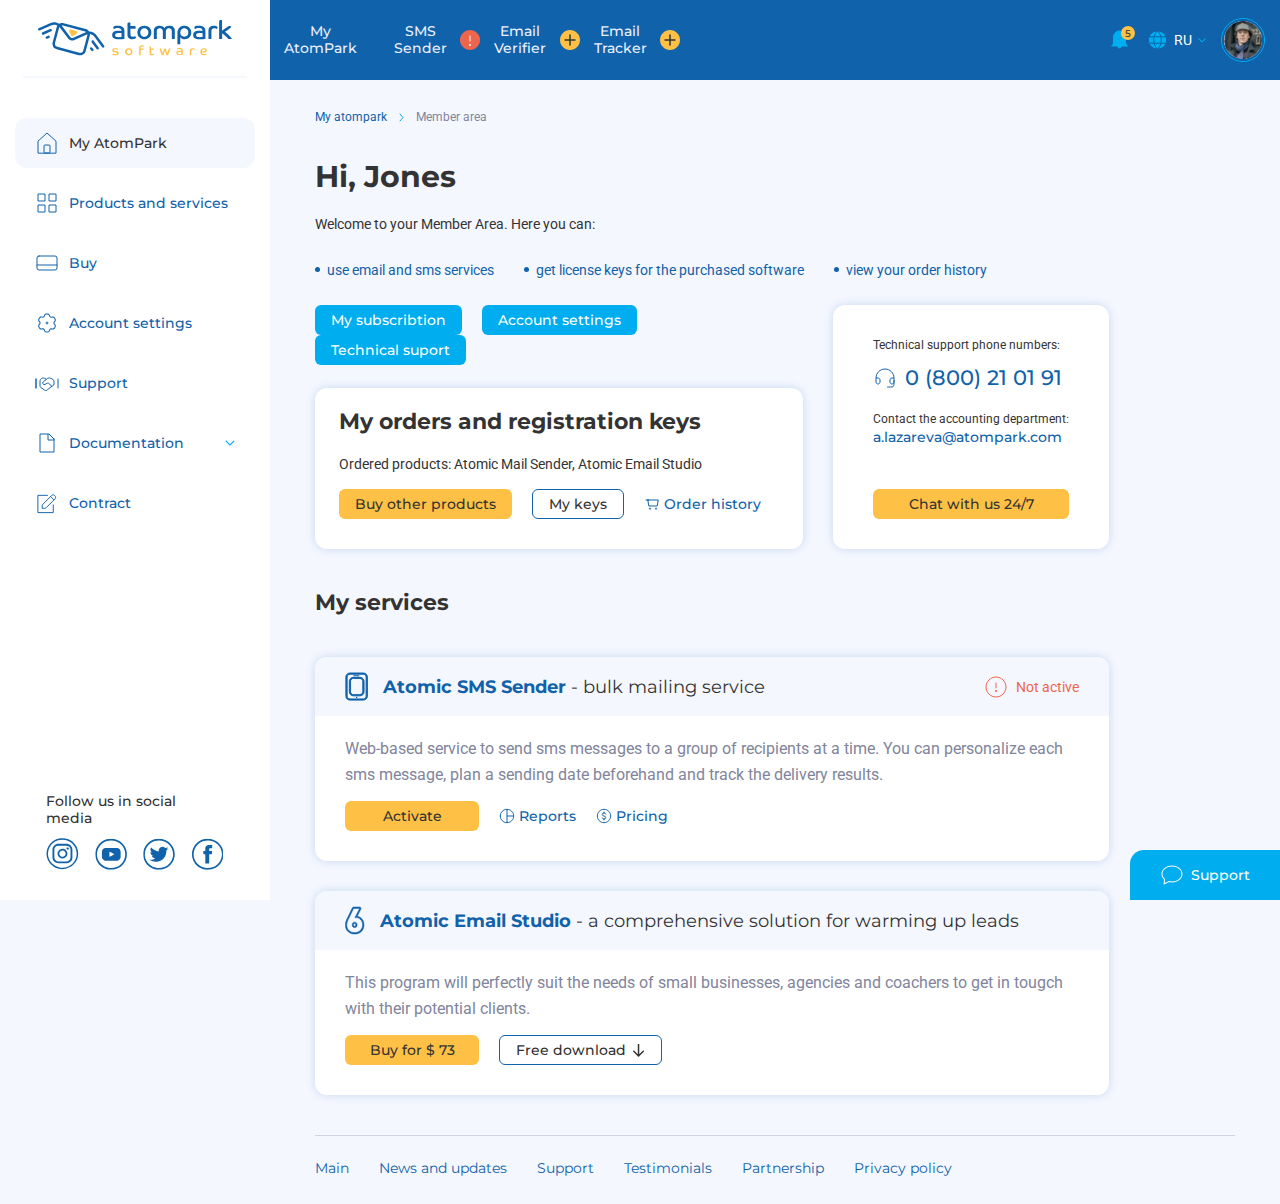
<file: index-2.html>
<!doctype html>
<html lang="en">
<head>
  <meta charset="UTF-8">
  <meta name="viewport"
        content="width=device-width, user-scalable=no, initial-scale=1.0, maximum-scale=1.0, minimum-scale=1.0">
  <meta http-equiv="X-UA-Compatible" content="ie=edge">
  <title>Home 2</title>
  <meta name="description" content="some text">
  <meta name="keywords" content="some, text">
  <link href="https://fonts.googleapis.com/css2?family=Roboto:wght@400;500;700&display=swap" rel="stylesheet">
  <link href="https://fonts.googleapis.com/css2?family=Montserrat:wght@400;500;600;700&display=swap" rel="stylesheet">
  <link rel="stylesheet" href="assets/css/ui.css">
  <link rel="stylesheet" href="assets/css/style.css">
  <link rel="stylesheet" href="assets/css/home.css">
</head>
<body>
<div class="wrapper">

  <aside class="sidebar">
    <div class="sidebar-mob-close"></div>
    <div class="sidebar-logo">
      <a href="#" class="sidebar-logo__img"><img src="assets/img/general/logo.svg" alt="Atompark"></a>
    </div>
    <div class="sidebar-menu">
      <ul class="sidebar-menu__list">
        <li class="sidebar-menu__list-item sidebar-menu__list-item_active">
          <a href="#" class="sidebar-menu__link">
            <span class="sidebar-menu__link-icon">
              <svg width="24" height="24" viewBox="0 0 24 24" fill="none" xmlns="http://www.w3.org/2000/svg">
                <path d="M3 22.1818V10.1818L12 2L21 10.1818V22.1818H3Z" stroke="#1062AA"/>
                <rect x="9" y="14" width="6" height="8" rx="1" stroke="#1062AA"/>
              </svg>
            </span>
            <span class="sidebar-menu__link-text">My AtomPark</span>
          </a>
        </li>
        <li class="sidebar-menu__list-item">
          <a href="#" class="sidebar-menu__link">
            <span class="sidebar-menu__link-icon">
              <svg width="24" height="24" viewBox="0 0 24 24" fill="none" xmlns="http://www.w3.org/2000/svg">
                <rect x="3" y="3" width="7" height="7" stroke="#1062AA" stroke-linejoin="round"/>
                <rect x="14" y="3" width="7" height="7" stroke="#1062AA" stroke-linejoin="round"/>
                <rect x="3" y="14" width="7" height="7" stroke="#1062AA" stroke-linejoin="round"/>
                <rect x="14" y="14" width="7" height="7" stroke="#1062AA" stroke-linejoin="round"/>
              </svg>
            </span>
            <span class="sidebar-menu__link-text">Products and services</span>
          </a>
        </li>
        <li class="sidebar-menu__list-item">
          <a href="#" class="sidebar-menu__link">
            <span class="sidebar-menu__link-icon">
              <svg width="24" height="24" viewBox="0 0 24 24" fill="none" xmlns="http://www.w3.org/2000/svg">
                <rect x="2" y="5" width="20" height="14" rx="2" stroke="#1062AA" stroke-linecap="round"
                      stroke-linejoin="round"/>
                <path d="M2 14H22" stroke="#1062AA" stroke-linecap="round"/>
              </svg>
            </span>
            <span class="sidebar-menu__link-text">Buy</span>
          </a>
        </li>
        <li class="sidebar-menu__list-item">
          <a href="#" class="sidebar-menu__link">
            <span class="sidebar-menu__link-icon">
              <svg width="24" height="24" viewBox="0 0 24 24" fill="none" xmlns="http://www.w3.org/2000/svg">
                <path
                    d="M9.5438 4.36754L9.06946 4.20943L9.06946 4.20943L9.5438 4.36754ZM9.12827 5.61412L9.33358 6.07003L9.53334 5.98007L9.60261 5.77224L9.12827 5.61412ZM7.90662 6.32071L7.80638 6.81056L8.02137 6.85455L8.19929 6.7261L7.90662 6.32071ZM6.61767 6.05695L6.51743 6.54679L6.61767 6.05695ZM4.48466 7.01634L4.91767 7.26634L4.48466 7.01634ZM3.92618 7.98366L4.35919 8.23366L3.92618 7.98366ZM4.16182 10.3106L4.53592 9.97886H4.53592L4.16182 10.3106ZM5.03471 11.295L5.53223 11.3447L5.55401 11.127L5.40881 10.9632L5.03471 11.295ZM5.03471 12.705L5.40881 13.0368L5.55401 12.873L5.53223 12.6553L5.03471 12.705ZM4.16182 13.6894L3.78772 13.3577H3.78772L4.16182 13.6894ZM3.92618 16.0163L4.35919 15.7663L3.92618 16.0163ZM4.48466 16.9837L4.91767 16.7337L4.48466 16.9837ZM6.61767 17.9431L6.51743 17.4532H6.51743L6.61767 17.9431ZM7.90662 17.6793L8.19929 17.2739L8.02137 17.1454L7.80638 17.1894L7.90662 17.6793ZM9.12827 18.3859L9.60261 18.2278L9.53334 18.0199L9.33358 17.93L9.12827 18.3859ZM9.5438 19.6325L9.06946 19.7906L9.5438 19.6325ZM14.4555 19.6325L13.9812 19.4743L14.4555 19.6325ZM14.871 18.3859L14.6657 17.93L14.466 18.0199L14.3967 18.2278L14.871 18.3859ZM16.0927 17.6793L16.1929 17.1894L15.9779 17.1454L15.8 17.2739L16.0927 17.6793ZM17.3816 17.9431L17.2814 18.4329H17.2814L17.3816 17.9431ZM19.5146 16.9837L19.0816 16.7337L19.5146 16.9837ZM20.0731 16.0163L20.5061 16.2663L20.0731 16.0163ZM19.8375 13.6894L19.4634 14.0211V14.0211L19.8375 13.6894ZM18.9646 12.705L18.4671 12.6553L18.4453 12.873L18.5905 13.0368L18.9646 12.705ZM18.9646 11.295L18.5905 10.9632L18.4453 11.127L18.4671 11.3447L18.9646 11.295ZM19.8375 10.3106L20.2116 10.6423L19.8375 10.3106ZM20.0731 7.98366L19.6401 8.23366L19.6401 8.23366L20.0731 7.98366ZM19.5146 7.01634L19.9476 6.76634V6.76634L19.5146 7.01634ZM17.3816 6.05695L17.2814 5.5671L17.3816 6.05695ZM16.0927 6.32071L15.8 6.7261L15.9779 6.85455L16.1929 6.81056L16.0927 6.32071ZM14.871 5.61412L14.3967 5.77224L14.466 5.98007L14.6657 6.07003L14.871 5.61412ZM14.4555 4.36754L13.9812 4.52566V4.52566L14.4555 4.36754ZM10.0181 4.52566C10.2223 3.91315 10.7955 3.5 11.4412 3.5V2.5C10.3651 2.5 9.40974 3.18858 9.06946 4.20943L10.0181 4.52566ZM9.60261 5.77224L10.0181 4.52566L9.06946 4.20943L8.65393 5.45601L9.60261 5.77224ZM8.19929 6.7261C8.55254 6.47107 8.9323 6.25074 9.33358 6.07003L8.92296 5.15822C8.45957 5.3669 8.02134 5.6212 7.61394 5.91532L8.19929 6.7261ZM6.51743 6.54679L7.80638 6.81056L8.00686 5.83086L6.71791 5.5671L6.51743 6.54679ZM4.91767 7.26634C5.24049 6.7072 5.88489 6.41736 6.51743 6.54679L6.71791 5.5671C5.66368 5.35136 4.58968 5.83443 4.05165 6.76634L4.91767 7.26634ZM4.35919 8.23366L4.91767 7.26634L4.05165 6.76634L3.49316 7.73366L4.35919 8.23366ZM4.53592 9.97886C4.10756 9.49579 4.03637 8.79281 4.35919 8.23366L3.49316 7.73366C2.95513 8.66557 3.07378 9.83721 3.78772 10.6423L4.53592 9.97886ZM5.40881 10.9632L4.53592 9.97886L3.78772 10.6423L4.66061 11.6267L5.40881 10.9632ZM5.49965 12C5.49965 11.7787 5.51069 11.5601 5.53223 11.3447L4.53719 11.2452C4.51235 11.4936 4.49965 11.7454 4.49965 12H5.49965ZM5.53223 12.6553C5.51069 12.4399 5.49965 12.2213 5.49965 12H4.49965C4.49965 12.2546 4.51235 12.5064 4.53719 12.7548L5.53223 12.6553ZM4.53592 14.0211L5.40881 13.0368L4.66061 12.3733L3.78772 13.3577L4.53592 14.0211ZM4.35919 15.7663C4.03637 15.2072 4.10756 14.5042 4.53592 14.0211L3.78772 13.3577C3.07378 14.1628 2.95513 15.3344 3.49316 16.2663L4.35919 15.7663ZM4.91767 16.7337L4.35919 15.7663L3.49316 16.2663L4.05164 17.2337L4.91767 16.7337ZM6.51743 17.4532C5.88489 17.5826 5.24049 17.2928 4.91767 16.7337L4.05164 17.2337C4.58968 18.1656 5.66368 18.6486 6.71791 18.4329L6.51743 17.4532ZM7.80638 17.1894L6.51743 17.4532L6.71791 18.4329L8.00686 18.1691L7.80638 17.1894ZM9.33358 17.93C8.9323 17.7493 8.55254 17.5289 8.19929 17.2739L7.61394 18.0847C8.02134 18.3788 8.45958 18.6331 8.92296 18.8418L9.33358 17.93ZM10.0181 19.4743L9.60261 18.2278L8.65393 18.544L9.06946 19.7906L10.0181 19.4743ZM11.4412 20.5C10.7955 20.5 10.2223 20.0869 10.0181 19.4743L9.06946 19.7906C9.40974 20.8114 10.3651 21.5 11.4412 21.5V20.5ZM12.5581 20.5H11.4412V21.5H12.5581V20.5ZM13.9812 19.4743C13.777 20.0869 13.2038 20.5 12.5581 20.5V21.5C13.6342 21.5 14.5896 20.8114 14.9298 19.7906L13.9812 19.4743ZM14.3967 18.2278L13.9812 19.4743L14.9298 19.7906L15.3454 18.544L14.3967 18.2278ZM15.8 17.2739C15.4468 17.5289 15.067 17.7493 14.6657 17.93L15.0763 18.8418C15.5397 18.6331 15.978 18.3788 16.3853 18.0847L15.8 17.2739ZM17.4819 17.4532L16.1929 17.1894L15.9924 18.1691L17.2814 18.4329L17.4819 17.4532ZM19.0816 16.7337C18.7588 17.2928 18.1144 17.5826 17.4819 17.4532L17.2814 18.4329C18.3356 18.6486 19.4096 18.1656 19.9476 17.2337L19.0816 16.7337ZM19.6401 15.7663L19.0816 16.7337L19.9476 17.2337L20.5061 16.2663L19.6401 15.7663ZM19.4634 14.0211C19.8917 14.5042 19.9629 15.2072 19.6401 15.7663L20.5061 16.2663C21.0442 15.3344 20.9255 14.1628 20.2116 13.3577L19.4634 14.0211ZM18.5905 13.0368L19.4634 14.0211L20.2116 13.3577L19.3387 12.3733L18.5905 13.0368ZM18.4996 12C18.4996 12.2213 18.4886 12.4399 18.4671 12.6553L19.4621 12.7548C19.4869 12.5064 19.4996 12.2546 19.4996 12H18.4996ZM18.4671 11.3447C18.4886 11.5601 18.4996 11.7787 18.4996 12H19.4996C19.4996 11.7454 19.4869 11.4936 19.4621 11.2452L18.4671 11.3447ZM19.4634 9.97886L18.5905 10.9632L19.3387 11.6267L20.2116 10.6423L19.4634 9.97886ZM19.6401 8.23366C19.9629 8.7928 19.8917 9.49579 19.4634 9.97886L20.2116 10.6423C20.9255 9.83721 21.0442 8.66557 20.5061 7.73366L19.6401 8.23366ZM19.0816 7.26634L19.6401 8.23366L20.5061 7.73366L19.9476 6.76634L19.0816 7.26634ZM17.4819 6.54679C18.1144 6.41735 18.7588 6.7072 19.0816 7.26634L19.9476 6.76634C19.4096 5.83443 18.3356 5.35136 17.2814 5.5671L17.4819 6.54679ZM16.1929 6.81056L17.4819 6.54679L17.2814 5.5671L15.9924 5.83086L16.1929 6.81056ZM14.6657 6.07003C15.067 6.25074 15.4468 6.47107 15.8 6.7261L16.3853 5.91532C15.978 5.6212 15.5397 5.3669 15.0763 5.15822L14.6657 6.07003ZM13.9812 4.52566L14.3967 5.77224L15.3454 5.45601L14.9298 4.20943L13.9812 4.52566ZM12.5581 3.5C13.2038 3.5 13.777 3.91315 13.9812 4.52566L14.9298 4.20943C14.5896 3.18858 13.6342 2.5 12.5581 2.5V3.5ZM11.4412 3.5H12.5581V2.5H11.4412V3.5Z"
                    fill="#1062AA"/>
                <path fill-rule="evenodd" clip-rule="evenodd"
                      d="M12 13C12.5523 13 13 12.5523 13 12C13 11.4477 12.5523 11 12 11C11.4477 11 11 11.4477 11 12C11 12.5523 11.4477 13 12 13Z"
                      stroke="#1062AA"/>
              </svg>
            </span>
            <span class="sidebar-menu__link-text">Account settings</span>
          </a>
        </li>
        <li class="sidebar-menu__list-item">
          <a href="#" class="sidebar-menu__link">
            <span class="sidebar-menu__link-icon">
              <svg width="24" height="24" viewBox="0 0 24 24" fill="none" xmlns="http://www.w3.org/2000/svg">
                <path
                    d="M11 8L9.42229 7.21115C9.14458 7.07229 8.83835 7 8.52786 7H7.82843C7.29799 7 6.78929 7.21071 6.41421 7.58579L5.58579 8.41421C5.21071 8.78929 5 9.29799 5 9.82843L5 14.9296C5 15.5983 5.3342 16.2228 5.8906 16.5937L9.75746 19.1716C10.4944 19.663 11.4668 19.611 12.1472 19.044L17 15"
                    stroke="#1062AA"/>
                <path fill-rule="evenodd" clip-rule="evenodd"
                      d="M14.4549 12.9142C13.8515 12.1062 12.741 11.8739 11.8643 12.3721L10.009 13.4266C9.41298 13.7653 8.66412 13.6641 8.17937 13.1794V13.1794C7.54605 12.546 7.59324 11.5056 8.2813 10.9323L12.4437 7.46356C12.8032 7.16403 13.2562 7 13.7241 7H14.5279C14.8384 7 15.1446 7.07229 15.4223 7.21115L17.8944 8.44721C18.572 8.786 19 9.47852 19 10.2361L19 12.9796C19 14.9037 16.5489 15.718 15.3976 14.1764L14.4549 12.9142Z"
                      stroke="#1062AA"/>
                <path d="M1 17V8" stroke="#1062AA" stroke-linecap="round"/>
                <path d="M1 17V8" stroke="#1062AA" stroke-linecap="round"/>
                <path d="M23 17V8" stroke="#1062AA" stroke-linecap="round"/>
              </svg>
            </span>
            <span class="sidebar-menu__link-text">Support</span>
          </a>
        </li>
        <li class="sidebar-menu__list-item">
          <a href="#" class="sidebar-menu__link js-sb-dd">
            <span class="sidebar-menu__link-icon">
             <svg width="24" height="24" viewBox="0 0 24 24" fill="none" xmlns="http://www.w3.org/2000/svg">
                <path d="M13 3V9H19" stroke="#1062AA" stroke-linejoin="round"/>
                <path d="M19 8L14 3L5 3.00002L5 21L19 21L19 8Z" stroke="#1062AA" stroke-linecap="round"
                      stroke-linejoin="round"/>
             </svg>
            </span>
            <span class="sidebar-menu__link-text">Documentation</span>
            <span class="sidebar-menu__link-arrow">
              <svg width="10" height="6" viewBox="0 0 10 6" fill="none" xmlns="http://www.w3.org/2000/svg">
                <path
                    d="M5.42426 5.42426C5.18995 5.65858 4.81005 5.65858 4.57574 5.42426L0.757359 1.60589C0.523045 1.37157 0.523045 0.991674 0.757359 0.757359C0.991674 0.523044 1.37157 0.523044 1.60589 0.757359L5 4.15147L8.39411 0.757359C8.62843 0.523045 9.00833 0.523045 9.24264 0.757359C9.47696 0.991674 9.47696 1.37157 9.24264 1.60589L5.42426 5.42426ZM5.6 4L5.6 5L4.4 5L4.4 4L5.6 4Z"
                    fill="#00ADEE"/>
              </svg>
            </span>
          </a>
          <ul class="sidebar-submenu">
            <li class="sidebar-submenu__item">
              <a href="#" class="sidebar-submenu__link">
                <span class="sidebar-submenu__link-icon">
                  <svg width="14" height="14" viewBox="0 0 14 14" fill="none" xmlns="http://www.w3.org/2000/svg">
                    <path
                        d="M6.49789 5.7H7.45789V11H6.49789V5.7ZM6.97789 4.68C6.79122 4.68 6.63456 4.62 6.50789 4.5C6.38789 4.38 6.32789 4.23333 6.32789 4.06C6.32789 3.88667 6.38789 3.74 6.50789 3.62C6.63456 3.49333 6.79122 3.43 6.97789 3.43C7.16456 3.43 7.31789 3.49 7.43789 3.61C7.56456 3.72333 7.62789 3.86667 7.62789 4.04C7.62789 4.22 7.56456 4.37333 7.43789 4.5C7.31789 4.62 7.16456 4.68 6.97789 4.68Z"
                        fill="#1062AA"/>
                    <path
                        d="M7.11765 12.9999C10.4963 12.9999 13.2353 10.261 13.2353 6.8823C13.2353 3.50361 10.4963 0.764648 7.11765 0.764648C3.73896 0.764648 1 3.50361 1 6.8823C1 10.261 3.73896 12.9999 7.11765 12.9999Z"
                        stroke="#1062AA" stroke-miterlimit="10" stroke-linecap="round" stroke-linejoin="round"/>
                  </svg>
                </span>
                <span class="sidebar-submenu__link-text">Instructions</span>
              </a>
            </li>
            <li class="sidebar-submenu__item">
              <a href="#" class="sidebar-submenu__link">
                <span class="sidebar-submenu__link-icon">
                 <svg width="16" height="16" viewBox="0 0 16 16" fill="none" xmlns="http://www.w3.org/2000/svg">
                  <path
                      d="M2 11.3333V11.8333C1.72386 11.8333 1.5 11.6094 1.5 11.3333H2ZM2 2.66663H1.5C1.5 2.39048 1.72386 2.16663 2 2.16663V2.66663ZM7.33333 11.3333V10.8333C7.43205 10.8333 7.52855 10.8625 7.61068 10.9173L7.33333 11.3333ZM11.3333 14H11.8333C11.8333 14.1844 11.7318 14.3538 11.5693 14.4408C11.4067 14.5278 11.2094 14.5183 11.056 14.416L11.3333 14ZM11.3333 11.3333H10.8333C10.8333 11.0571 11.0572 10.8333 11.3333 10.8333V11.3333ZM14 11.3333H14.5C14.5 11.6094 14.2761 11.8333 14 11.8333V11.3333ZM14 2.66663V2.16663C14.2761 2.16663 14.5 2.39048 14.5 2.66663H14ZM1.5 11.3333V2.66663H2.5V11.3333H1.5ZM7.33333 11.8333L2 11.8333V10.8333L7.33333 10.8333V11.8333ZM11.056 14.416L7.05598 11.7493L7.61068 10.9173L11.6107 13.5839L11.056 14.416ZM11.8333 11.3333V14H10.8333V11.3333H11.8333ZM14 11.8333H11.3333V10.8333H14V11.8333ZM14.5 2.66663V11.3333H13.5V2.66663H14.5ZM2 2.16663H14V3.16663H2V2.16663Z"
                      fill="#1062AA"/>
                 </svg>
                </span>
                <span class="sidebar-submenu__link-text">FAQ</span>
              </a>
            </li>
          </ul>
        </li>
        <li class="sidebar-menu__list-item">
          <a href="#" class="sidebar-menu__link">
            <span class="sidebar-menu__link-icon">
             <svg width="25" height="25" viewBox="0 0 25 25" fill="none" xmlns="http://www.w3.org/2000/svg">
                <path d="M19 14V22H3V4H13" stroke="#1062AA" stroke-linecap="round" stroke-linejoin="round"/>
                <path fill-rule="evenodd" clip-rule="evenodd"
                      d="M17.4608 4.03921C18.2418 3.25817 19.5082 3.25816 20.2892 4.03921L20.9608 4.71079C21.7418 5.49184 21.7418 6.75817 20.9608 7.53921L11.5858 16.9142C11.2107 17.2893 10.702 17.5 10.1716 17.5L7.5 17.5L7.5 14.8284C7.5 14.298 7.71071 13.7893 8.08579 13.4142L17.4608 4.03921Z"
                      stroke="#1062AA"/>
                <path d="M16.25 5.25L19.75 8.75" stroke="#1062AA"/>
             </svg>
            </span>
            <span class="sidebar-menu__link-text">Contract</span>
          </a>
        </li>
      </ul>
    </div>
    <div class="sidebar-socials">
      <div class="sidebar-socials__title">Follow us in social media</div>
      <div class="sidebar-socials__items">
        <a href="#" class="sidebar-socials__item" target="_blank">
          <svg width="33" height="32" viewBox="0 0 33 32" fill="none" xmlns="http://www.w3.org/2000/svg">
            <path
                d="M16.34 31.1636C13.2071 31.1636 10.1446 30.2545 7.53977 28.5514C4.9349 26.8482 2.90465 24.4274 1.70576 21.5952C0.506863 18.7629 0.193178 15.6464 0.804368 12.6397C1.41556 9.63297 2.92417 6.87114 5.13943 4.70342C7.3547 2.53571 10.1771 1.05948 13.2498 0.461409C16.3224 -0.136662 19.5073 0.17029 22.4017 1.34345C25.2961 2.51661 27.77 4.50328 29.5105 7.05224C31.251 9.6012 32.18 12.598 32.18 15.6636C32.1769 19.7735 30.5071 23.7142 27.5372 26.6204C24.5673 29.5265 20.5401 31.1605 16.34 31.1636ZM16.34 1.64385C13.5049 1.64385 10.7335 2.46658 8.37636 4.00796C6.01917 5.54935 4.18206 7.74016 3.09739 10.3033C2.01273 12.8665 1.72923 15.6868 2.28274 18.4076C2.83626 21.1284 4.20194 23.6275 6.20704 25.5888C8.21215 27.5501 10.7666 28.8854 13.5473 29.4259C16.3281 29.9665 19.2102 29.6879 21.8291 28.6255C24.448 27.563 26.6861 25.7645 28.2604 23.4573C29.8346 21.15 30.6743 18.4378 30.6731 15.6636C30.67 11.9453 29.1587 8.38018 26.4713 5.75146C23.7838 3.12274 20.1399 1.64537 16.34 1.64385ZM21.6842 9.37671C21.4532 9.37671 21.2274 9.44375 21.0353 9.56935C20.8432 9.69495 20.6934 9.87347 20.605 10.0823C20.5166 10.2912 20.4935 10.521 20.5386 10.7428C20.5836 10.9645 20.6949 11.1682 20.8583 11.328C21.0216 11.4879 21.2298 11.5968 21.4564 11.6409C21.683 11.685 21.9178 11.6623 22.1313 11.5758C22.3447 11.4893 22.5272 11.3428 22.6555 11.1548C22.7839 10.9669 22.8524 10.7459 22.8524 10.5198C22.8524 10.2166 22.7293 9.92587 22.5103 9.7115C22.2912 9.49714 21.9941 9.37671 21.6842 9.37671ZM16.4743 10.8513C15.5003 10.8513 14.5481 11.134 13.7383 11.6636C12.9284 12.1933 12.2974 12.9461 11.9249 13.8268C11.5524 14.7075 11.4552 15.6766 11.6457 16.6113C11.8361 17.5461 12.3056 18.4046 12.9948 19.0782C13.684 19.7518 14.5619 20.2102 15.5174 20.3954C16.4728 20.5807 17.463 20.4845 18.3626 20.1189C19.2622 19.7534 20.0308 19.135 20.5711 18.3419C21.1114 17.5488 21.3992 16.6167 21.3981 15.6636C21.395 14.3872 20.875 13.1641 19.9522 12.2621C19.0293 11.3601 17.7787 10.8528 16.4743 10.8513ZM16.4743 18.7499C15.8505 18.7499 15.2408 18.5689 14.7221 18.2297C14.2034 17.8906 13.7992 17.4086 13.5604 16.8446C13.3217 16.2807 13.2593 15.6602 13.381 15.0615C13.5027 14.4628 13.803 13.9129 14.2441 13.4812C14.6852 13.0496 15.2472 12.7557 15.859 12.6366C16.4708 12.5175 17.105 12.5786 17.6813 12.8122C18.2576 13.0458 18.7502 13.4414 19.0968 13.9489C19.4433 14.4565 19.6283 15.0532 19.6283 15.6636C19.6283 16.4821 19.296 17.2671 18.7045 17.8459C18.1131 18.4247 17.3108 18.7499 16.4743 18.7499ZM26.4035 11.6628C26.4035 10.1046 25.771 8.61017 24.6449 7.50833C23.5189 6.40648 21.9917 5.78747 20.3993 5.78747H12.4793C10.8863 5.78747 9.35853 6.4063 8.23159 7.50798C7.10465 8.60966 6.47076 10.1041 6.46921 11.6628V19.4186C6.4669 20.1923 6.62066 20.9589 6.92166 21.6744C7.22266 22.3899 7.665 23.0403 8.22332 23.5882C8.78163 24.1361 9.44496 24.5709 10.1753 24.8675C10.9056 25.1641 11.6886 25.3168 12.4793 25.3168H20.3993C21.1898 25.3168 21.9724 25.1641 22.7024 24.8674C23.4324 24.5707 24.0954 24.1359 24.6532 23.5879C25.2111 23.0399 25.6529 22.3895 25.9532 21.674C26.2536 20.9585 26.4066 20.192 26.4035 19.4186V11.6628ZM24.5228 19.4186C24.5228 20.4887 24.0884 21.515 23.3151 22.2718C22.5418 23.0285 21.4929 23.4536 20.3993 23.4536H12.4793C11.3851 23.4536 10.3357 23.0287 9.56145 22.2721C8.78721 21.5155 8.35147 20.4892 8.34992 19.4186V11.6628C8.35147 10.5922 8.78721 9.56585 9.56145 8.8093C10.3357 8.05275 11.3851 7.62781 12.4793 7.62781H20.3993C21.4929 7.62781 22.5418 8.05293 23.3151 8.80965C24.0884 9.56636 24.5228 10.5927 24.5228 11.6628V19.4186Z"
                fill=""/>
          </svg>
        </a>
        <a href="#" class="sidebar-socials__item" target="_blank">
          <svg width="32" height="32" viewBox="0 0 32 32" fill="none" xmlns="http://www.w3.org/2000/svg">
            <g clip-path="url(#clip0)">
              <path
                  d="M16.1179 31.7616C12.9828 31.7639 9.91747 30.8562 7.30976 29.1533C4.70204 27.4504 2.66914 25.0288 1.46829 22.195C0.267446 19.3612 -0.0473765 16.2425 0.563662 13.2335C1.1747 10.2246 2.68414 7.46059 4.90097 5.29134C7.11781 3.12209 9.94241 1.64505 13.0174 1.04713C16.0923 0.449207 19.2794 0.757271 22.1754 1.93234C25.0714 3.10741 27.5461 5.09667 29.2863 7.64842C31.0266 10.2002 31.9542 13.1997 31.9519 16.2675C31.9455 20.3748 30.2752 24.3122 27.3071 27.2166C24.3391 30.1209 20.3154 31.7553 16.1179 31.7616ZM16.1179 2.42799C13.3201 2.42565 10.5845 3.23534 8.25713 4.75462C5.92972 6.2739 4.11509 8.43451 3.04278 10.9631C1.97047 13.4918 1.68867 16.2748 2.23302 18.9602C2.77737 21.6456 4.12341 24.1126 6.10087 26.0493C8.07834 27.986 10.5984 29.3052 13.3422 29.8402C16.086 30.3751 18.9303 30.1018 21.5153 29.0546C24.1004 28.0075 26.3099 26.2337 27.8645 23.9575C29.4191 21.6814 30.2489 19.0052 30.2489 16.2675C30.2457 12.6 28.7563 9.0835 26.1072 6.48911C23.4582 3.89472 19.8658 2.43425 16.1179 2.42799Z"
                  fill=""/>
              <path
                  d="M25.6366 13.9153C25.6366 13.3892 25.5301 12.8684 25.3233 12.3828C25.1165 11.8973 24.8135 11.4567 24.4317 11.0863C24.0499 10.716 23.5969 10.4234 23.0989 10.2253C22.6009 10.0273 22.0677 9.92773 21.5301 9.93241H10.9742C10.4402 9.93241 9.91153 10.0355 9.41839 10.2358C8.92525 10.4361 8.47734 10.7297 8.10035 11.0997C7.72336 11.4697 7.4247 11.9088 7.22147 12.392C7.01824 12.8751 6.91444 13.3928 6.91603 13.9153V18.749C6.91444 19.2715 7.01824 19.7892 7.22147 20.2723C7.4247 20.7555 7.72336 21.1946 8.10035 21.5646C8.47734 21.9346 8.92525 22.2282 9.41839 22.4285C9.91153 22.6288 10.4402 22.7319 10.9742 22.7319H21.5301C22.0677 22.7366 22.6009 22.637 23.0989 22.4389C23.5969 22.2409 24.0499 21.9482 24.4317 21.5779C24.8135 21.2076 25.1165 20.767 25.3233 20.2814C25.5301 19.7959 25.6366 19.2751 25.6366 18.749V13.9153ZM18.9817 16.5744L14.7666 18.8318C14.5854 18.9263 14.4284 18.8318 14.4284 18.5954V13.9625C14.4284 13.7498 14.5975 13.6316 14.7787 13.7262L19.018 16.0899C19.0575 16.1208 19.0881 16.1613 19.1066 16.2074C19.1252 16.2534 19.1311 16.3035 19.1238 16.3525C19.1164 16.4015 19.0961 16.4478 19.0649 16.4867C19.0336 16.5256 18.9924 16.5559 18.9455 16.5744H18.9817Z"
                  fill=""/>
            </g>
            <defs>
              <clipPath id="clip0">
                <rect width="31.68" height="31" fill="white" transform="translate(0.271484 0.761353)"/>
              </clipPath>
            </defs>
          </svg>
        </a>
        <a href="#" class="sidebar-socials__item" target="_blank">
          <svg width="32" height="32" viewBox="0 0 32 32" fill="none" xmlns="http://www.w3.org/2000/svg">
            <g clip-path="url(#clip0)">
              <path
                  d="M15.9624 31.7616C12.8322 31.7639 9.77161 30.8562 7.16794 29.1533C4.56428 27.4504 2.53454 25.0288 1.33555 22.195C0.136575 19.3612 -0.177759 16.2425 0.43233 13.2335C1.04242 10.2246 2.54951 7.46059 4.7629 5.29134C6.97629 3.12209 9.79651 1.64505 12.8667 1.04713C15.9369 0.449207 19.119 0.757271 22.0105 1.93234C24.902 3.10741 27.3728 5.09667 29.1104 7.64842C30.8479 10.2002 31.7741 13.1997 31.7718 16.2675C31.7654 20.3748 30.0977 24.3122 27.1343 27.2166C24.1708 30.1209 20.1533 31.7553 15.9624 31.7616ZM15.9624 2.42799C13.169 2.42565 10.4376 3.23534 8.11384 4.75462C5.79005 6.2739 3.97824 8.43451 2.9076 10.9631C1.83696 13.4918 1.55559 16.2748 2.09909 18.9602C2.6426 21.6456 3.98655 24.1126 5.96094 26.0493C7.93533 27.986 10.4514 29.3052 13.191 29.8402C15.9306 30.3751 18.7705 30.1018 21.3515 29.0546C23.9325 28.0075 26.1386 26.2337 27.6908 23.9575C29.2429 21.6814 30.0714 19.0052 30.0714 16.2675C30.0682 12.6 28.5811 9.0835 25.9362 6.48911C23.2913 3.89472 19.7045 2.43425 15.9624 2.42799Z"
                  fill=""/>
              <path
                  d="M25.0444 10.6062C24.4504 10.8561 23.8264 11.0309 23.1873 11.1262C23.4888 11.1262 23.935 10.5471 24.1038 10.3344C24.3818 10.0057 24.5945 9.6289 24.7309 9.22343C24.7309 9.22343 24.7309 9.15252 24.7309 9.12888C24.7162 9.12058 24.6996 9.11621 24.6826 9.11621C24.6657 9.11621 24.6491 9.12058 24.6344 9.12888C23.9362 9.49222 23.195 9.77007 22.4276 9.95618C22.4042 9.97094 22.377 9.97879 22.3492 9.97879C22.3214 9.97879 22.2942 9.97094 22.2708 9.95618L22.0779 9.76708C21.7591 9.49694 21.3963 9.28121 21.0046 9.12888C20.4859 8.9187 19.9245 8.82968 19.3646 8.86887C18.8215 8.90297 18.2916 9.04788 17.809 9.29434C17.3194 9.54064 16.8888 9.88613 16.5458 10.3079C16.2027 10.7297 15.9551 11.2181 15.8193 11.7408C15.7107 12.2554 15.7107 12.7862 15.8193 13.3008C15.8193 13.3836 15.8193 13.3954 15.7348 13.3836C12.807 13.0963 10.0958 11.7424 8.13767 9.5898C8.05326 9.49526 8.00502 9.49526 7.93267 9.5898C7.53307 10.3032 7.38052 11.1244 7.49795 11.93C7.61538 12.7356 7.99644 13.482 8.58386 14.0572C8.72856 14.1872 8.88533 14.329 9.05416 14.459C8.54194 14.4191 8.0424 14.2827 7.58296 14.0572C7.49854 14.0572 7.45031 14.0572 7.45031 14.1281C7.43264 14.2694 7.43264 14.4123 7.45031 14.5536C7.53977 15.226 7.81036 15.8629 8.23424 16.3988C8.65813 16.9347 9.22001 17.3502 9.86211 17.6028C10.0163 17.6694 10.1783 17.717 10.3445 17.7446C9.86913 17.8188 9.38479 17.8188 8.90945 17.7446C8.80092 17.7446 8.76474 17.7446 8.80092 17.8746C9.04973 18.5056 9.45798 19.0644 9.9874 19.4985C10.5168 19.9326 11.1501 20.2278 11.8277 20.3565H12.2377C11.6507 20.8751 10.9425 21.2445 10.1756 21.432C9.17198 21.7842 8.10192 21.9173 7.0403 21.822C6.87148 21.822 6.8353 21.822 6.78706 21.822C6.73883 21.822 6.78706 21.8929 6.78706 21.9402L7.43825 22.3184C8.09041 22.69 8.78182 22.9912 9.50034 23.2166C11.3726 23.7718 13.3609 23.8348 15.2658 23.3992C17.1707 22.9636 18.9253 22.0447 20.3534 20.7347C21.3793 19.6428 22.1722 18.3611 22.6858 16.9648C23.1994 15.5685 23.4232 14.0857 23.3441 12.6035C23.3441 12.4853 23.4888 12.4263 23.5732 12.3672C24.1349 11.939 24.6304 11.4334 25.0444 10.8662C25.108 10.7809 25.138 10.676 25.1288 10.5707C25.1288 10.5707 25.1288 10.5707 25.0444 10.6062Z"
                  fill=""/>
              <path fill-rule="evenodd" clip-rule="evenodd"
                    d="M12.7793 23.6539C12.7793 23.6539 13.1049 23.6539 12.7793 23.6539C12.7793 23.6414 12.8155 23.6539 12.7793 23.6539Z"
                    fill=""/>
            </g>
            <defs>
              <clipPath id="clip0">
                <rect width="31.6308" height="31" fill="white" transform="translate(0.140625 0.761353)"/>
              </clipPath>
            </defs>
          </svg>
        </a>
        <a href="#" class="sidebar-socials__item" target="_blank">
          <svg width="33" height="32" viewBox="0 0 33 32" fill="none" xmlns="http://www.w3.org/2000/svg">
            <g clip-path="url(#clip0)">
              <path
                  d="M16.7859 31.7616C13.6508 31.7639 10.5854 30.8562 7.97772 29.1533C5.37001 27.4504 3.33711 25.0288 2.13626 22.195C0.935415 19.3612 0.620592 16.2425 1.23163 13.2335C1.84267 10.2246 3.3521 7.46059 5.56894 5.29134C7.78577 3.12209 10.6104 1.64505 13.6853 1.04713C16.7603 0.449207 19.9474 0.757271 22.8434 1.93234C25.7394 3.10741 28.214 5.09667 29.9543 7.64842C31.6946 10.2002 32.6222 13.1997 32.6198 16.2675C32.6134 20.3748 30.9432 24.3122 27.9751 27.2166C25.007 30.1209 20.9833 31.7553 16.7859 31.7616ZM16.7859 2.42799C13.9881 2.42565 11.2525 3.23534 8.9251 4.75462C6.59769 6.2739 4.78306 8.43451 3.71075 10.9631C2.63844 13.4918 2.35664 16.2748 2.90099 18.9602C3.44534 21.6456 4.79138 24.1126 6.76884 26.0493C8.7463 27.986 11.2663 29.3052 14.0102 29.8402C16.754 30.3751 19.5983 30.1018 22.1833 29.0546C24.7683 28.0075 26.9779 26.2337 28.5325 23.9575C30.0871 21.6814 30.9168 19.0052 30.9168 16.2675C30.9137 12.6 29.4242 9.0835 26.7752 6.48911C24.1261 3.89472 20.5338 2.43425 16.7859 2.42799Z"
                  fill=""/>
              <path fill-rule="evenodd" clip-rule="evenodd"
                    d="M14.298 16.3379V25.32C14.298 25.3827 14.3235 25.4428 14.3688 25.4871C14.4141 25.5315 14.4755 25.5564 14.5396 25.5564H17.9455C18.0096 25.5564 18.071 25.5315 18.1163 25.4871C18.1616 25.4428 18.1871 25.3827 18.1871 25.32V16.1843H20.6026C20.6328 16.1859 20.6629 16.1816 20.6914 16.1718C20.7199 16.162 20.7461 16.1467 20.7685 16.127C20.791 16.1072 20.8092 16.0833 20.8222 16.0566C20.8352 16.03 20.8426 16.001 20.8442 15.9715L21.0857 13.2178C21.0874 13.1858 21.0823 13.1538 21.0709 13.1237C21.0595 13.0937 21.042 13.0662 21.0194 13.043C20.9968 13.0198 20.9696 13.0013 20.9395 12.9887C20.9094 12.9761 20.877 12.9696 20.8442 12.9696H18.1871V11.0196C18.1902 10.9109 18.2152 10.8039 18.2606 10.7047C18.306 10.6055 18.3709 10.516 18.4517 10.4414C18.5324 10.3668 18.6274 10.3084 18.7313 10.2698C18.8351 10.2311 18.9456 10.2128 19.0567 10.2159H20.965C20.9961 10.216 21.027 10.2098 21.0557 10.1978C21.0843 10.1857 21.1102 10.1681 21.1317 10.146C21.1531 10.1239 21.1698 10.0977 21.1806 10.0691C21.1914 10.0405 21.1961 10.01 21.1944 9.97955V7.20219C21.1961 7.17172 21.1914 7.14125 21.1806 7.11263C21.1698 7.084 21.1531 7.05783 21.1317 7.03571C21.1102 7.01359 21.0843 6.99599 21.0557 6.98397C21.027 6.97195 20.9961 6.96578 20.965 6.96582H17.716C16.8084 6.96895 15.9391 7.32395 15.2984 7.95307C14.6578 8.58219 14.298 9.43414 14.298 10.3223V12.9696H12.5951C12.531 12.9696 12.4696 12.9945 12.4243 13.0389C12.379 13.0832 12.3535 13.1433 12.3535 13.206V15.9597C12.3535 15.9902 12.3598 16.0204 12.3721 16.0485C12.3843 16.0765 12.4023 16.1018 12.4249 16.1228C12.4475 16.1438 12.4743 16.1601 12.5035 16.1707C12.5328 16.1813 12.5639 16.1859 12.5951 16.1843H14.298V16.3379Z"
                    fill=""/>
            </g>
            <defs>
              <clipPath id="clip0">
                <rect width="31.68" height="31" fill="white" transform="translate(0.939453 0.761353)"/>
              </clipPath>
            </defs>
          </svg>
        </a>
      </div>
    </div>
  </aside>

  <main class="inner">

    <section class="header">
      <div class="header-open-mob">
        <div></div>
        <div></div>
        <div></div>
      </div>
      <ul class="header-menu">
        <li class="header-menu__item">
          <a href="#" class="header-menu__link">My AtomPark</a>
        </li>
        <li class="header-menu__item">
          <a href="#" class="header-menu__link">SMS Sender</a>
          <div class="header-menu__hint">
            <div class="header-menu__hint-icon">
              <svg width="24" height="24" viewBox="0 0 24 24" fill="none" xmlns="http://www.w3.org/2000/svg">
                <path fill-rule="evenodd" clip-rule="evenodd"
                      d="M12 17C12.5523 17 13 16.5523 13 16C13 15.4477 12.5523 15 12 15C11.4477 15 11 15.4477 11 16C11 16.5523 11.4477 17 12 17Z"
                      fill="white"/>
                <path fill-rule="evenodd" clip-rule="evenodd"
                      d="M12 22C17.5228 22 22 17.5228 22 12C22 6.47715 17.5228 2 12 2C6.47715 2 2 6.47715 2 12C2 17.5228 6.47715 22 12 22Z"
                      fill="#ED654C"/>
                <path d="M12 8V13" stroke="white" stroke-linecap="round"/>
                <circle cx="12" cy="17" r="1" fill="white"/>
              </svg>
            </div>
            <div class="header-menu__hint-card">
              <div class="header-menu__hint-text">You have run out of free SMS.</div>
              <a href="#" class="header-menu__hint-link">
                <span>Top up balance</span>
                <span class="header-menu__hint-link-icon">
                  <svg width="13" height="12" viewBox="0 0 13 12" fill="none" xmlns="http://www.w3.org/2000/svg">
                    <path fill-rule="evenodd" clip-rule="evenodd"
                          d="M10.1893 6.27293L-2.08633e-07 6.27293L-2.742e-07 4.77293L10.1893 4.77293L6.6967 1.28029C6.40381 0.987393 6.40381 0.51252 6.6967 0.219626C6.98959 -0.0732673 7.46447 -0.0732673 7.75736 0.219626L12.5303 4.9926C12.8232 5.28549 12.8232 5.76036 12.5303 6.05326L7.75736 10.8262C7.46447 11.1191 6.98959 11.1191 6.6967 10.8262C6.40381 10.5333 6.40381 10.0585 6.6967 9.76557L10.1893 6.27293Z"
                          fill="#00ADEE"/>
                  </svg>
                </span>
              </a>
            </div>
          </div>
        </li>
        <li class="header-menu__item">
          <a href="#" class="header-menu__link">Email Verifier</a>
          <div class="header-menu__hint">
            <div class="header-menu__hint-icon">
              <svg width="24" height="24" viewBox="0 0 24 24" fill="none" xmlns="http://www.w3.org/2000/svg">
                <path
                    d="M12 22C17.5228 22 22 17.5228 22 12C22 6.47715 17.5228 2 12 2C6.47715 2 2 6.47715 2 12C2 17.5228 6.47715 22 12 22Z"
                    fill="#FFC145"/>
                <path d="M12 7V17" stroke="#333333" stroke-width="1.5" stroke-linecap="round" stroke-linejoin="round"/>
                <path d="M7 12H17" stroke="#333333" stroke-width="1.5" stroke-linecap="round" stroke-linejoin="round"/>
              </svg>
            </div>
            <div class="header-menu__hint-card">
              <div class="header-menu__hint-text">Checking email addresses validity</div>
              <a href="#" class="header-menu__hint-link">
                <span>Add service</span>
                <span class="header-menu__hint-link-icon">
                  <svg width="13" height="12" viewBox="0 0 13 12" fill="none" xmlns="http://www.w3.org/2000/svg">
                    <path fill-rule="evenodd" clip-rule="evenodd"
                          d="M10.1893 6.27293L-2.08633e-07 6.27293L-2.742e-07 4.77293L10.1893 4.77293L6.6967 1.28029C6.40381 0.987393 6.40381 0.51252 6.6967 0.219626C6.98959 -0.0732673 7.46447 -0.0732673 7.75736 0.219626L12.5303 4.9926C12.8232 5.28549 12.8232 5.76036 12.5303 6.05326L7.75736 10.8262C7.46447 11.1191 6.98959 11.1191 6.6967 10.8262C6.40381 10.5333 6.40381 10.0585 6.6967 9.76557L10.1893 6.27293Z"
                          fill="#00ADEE"/>
                  </svg>
                </span>
              </a>
            </div>
          </div>
        </li>
        <li class="header-menu__item">
          <a href="#" class="header-menu__link">Email Tracker</a>
          <div class="header-menu__hint">
            <div class="header-menu__hint-icon">
              <svg width="24" height="24" viewBox="0 0 24 24" fill="none" xmlns="http://www.w3.org/2000/svg">
                <path
                    d="M12 22C17.5228 22 22 17.5228 22 12C22 6.47715 17.5228 2 12 2C6.47715 2 2 6.47715 2 12C2 17.5228 6.47715 22 12 22Z"
                    fill="#FFC145"/>
                <path d="M12 7V17" stroke="#333333" stroke-width="1.5" stroke-linecap="round" stroke-linejoin="round"/>
                <path d="M7 12H17" stroke="#333333" stroke-width="1.5" stroke-linecap="round" stroke-linejoin="round"/>
              </svg>
            </div>
            <div class="header-menu__hint-card">
              <div class="header-menu__hint-text">Tracking email opens and clicks</div>
              <a href="#" class="header-menu__hint-link">
                <span>Add service</span>
                <span class="header-menu__hint-link-icon">
                  <svg width="13" height="12" viewBox="0 0 13 12" fill="none" xmlns="http://www.w3.org/2000/svg">
                    <path fill-rule="evenodd" clip-rule="evenodd"
                          d="M10.1893 6.27293L-2.08633e-07 6.27293L-2.742e-07 4.77293L10.1893 4.77293L6.6967 1.28029C6.40381 0.987393 6.40381 0.51252 6.6967 0.219626C6.98959 -0.0732673 7.46447 -0.0732673 7.75736 0.219626L12.5303 4.9926C12.8232 5.28549 12.8232 5.76036 12.5303 6.05326L7.75736 10.8262C7.46447 11.1191 6.98959 11.1191 6.6967 10.8262C6.40381 10.5333 6.40381 10.0585 6.6967 9.76557L10.1893 6.27293Z"
                          fill="#00ADEE"/>
                  </svg>
                </span>
              </a>
            </div>
          </div>
        </li>
      </ul>
      <div class="header-notifications">
        <div class="header-notifications__icon js-dd">
          <svg width="25" height="24" viewBox="0 0 25 24" fill="none" xmlns="http://www.w3.org/2000/svg">
            <path fill-rule="evenodd" clip-rule="evenodd"
                  d="M12.5 3C15.8137 3 18.5 5.68624 18.5 8.99995C18.5 10.9131 18.5 12.8341 18.5 14C18.5 17 20.5 18 20.5 18L4.5 18C4.5 18 6.5 17 6.5 14C6.5 12.8341 6.5 10.9131 6.5 8.99995C6.5 5.68624 9.18629 3 12.5 3Z"
                  fill="#00ADEE" stroke="#00ADEE" stroke-linejoin="round"/>
            <path fill-rule="evenodd" clip-rule="evenodd"
                  d="M10.5 18C10.5 19.1046 11.3954 20 12.5 20C13.6046 20 14.5 19.1046 14.5 18" fill="#00ADEE"/>
            <path d="M10.5 18C10.5 19.1046 11.3954 20 12.5 20C13.6046 20 14.5 19.1046 14.5 18" stroke="#00ADEE"/>
          </svg>
          <div class="header-notifications__count">5</div>
        </div>
        <div class="header-notifications__list js-dd-content">
          <div class="header-notifications__list-title">Notification</div>
          <a href="#" class="header-notifications__list-item">Meet the updated Atomic Mail Sender 9.55</a>
          <a href="#" class="header-notifications__list-item">Sending messages in Telegram becomes available</a>
          <a href="#" class="header-notifications__list-item">AtomPark Software is launching a loyalty program for SMS
            service users</a>
          <a href="#" class="header-notifications__list-item">Meet the updated version of Atomic Email Studio!</a>
        </div>
      </div>
      <div class="header-lang">
        <div class="header-lang__switch js-dd">
          <div class="header-lang__switch-icon">
            <svg width="21" height="20" viewBox="0 0 21 20" fill="none" xmlns="http://www.w3.org/2000/svg">
              <circle r="9.18606" transform="matrix(-1 0 0 1 10.4995 10.001)" fill="#00ADEE" stroke="#1062AA"/>
              <path
                  d="M10.498 0.853027C10.498 0.853027 6.73125 3.5436 6.73125 10.001C6.73125 15.9202 10.498 19.1489 10.498 19.1489"
                  stroke="#1062AA"/>
              <path
                  d="M10.498 19.1489C10.498 19.1489 14.2648 16.4584 14.2648 10.001C14.2648 4.08173 10.498 0.853039 10.498 0.853039"
                  stroke="#1062AA"/>
              <path d="M1.88672 6.77222L19.1064 6.77222" stroke="#1062AA"/>
              <path d="M2.42773 13.2295L18.5712 13.2295" stroke="#1062AA"/>
            </svg>
          </div>
          <div class="header-lang__switch-text">RU</div>
          <div class="header-lang__switch-arrow">
            <svg width="8" height="5" viewBox="0 0 8 5" fill="none" xmlns="http://www.w3.org/2000/svg">
              <path
                  d="M4.35355 4.35355C4.15829 4.54882 3.84171 4.54882 3.64645 4.35355L0.464466 1.17157C0.269204 0.976311 0.269204 0.659728 0.464466 0.464466C0.659728 0.269204 0.976311 0.269204 1.17157 0.464466L4 3.29289L6.82843 0.464466C7.02369 0.269204 7.34027 0.269204 7.53553 0.464466C7.7308 0.659728 7.7308 0.976311 7.53553 1.17157L4.35355 4.35355ZM4.5 3L4.5 4L3.5 4L3.5 3L4.5 3Z"
                  fill="#00ADEE"/>
            </svg>
          </div>
        </div>
        <div class="header-lang__select js-dd-content">
          <div class="header-lang__item">
            <a href="#" class="header-lang__link">Русский</a>
          </div>
          <div class="header-lang__item">
            <a class="header-lang__link header-lang__link_current">English</a>
          </div>
        </div>
      </div>
      <div class="header-user">
        <div class="header-user-profile__avatar js-dd"><img src="assets/img/general/header-user-avatar.jpg" alt="uname"></div>
        <div class="header-user-menu js-dd-content">
          <div class="header-user-menu__items">
            <div class="header-user-menu__item">
              <a href="#" class="header-user-menu__link">My tickets</a>
              <div class="header-user-menu__icon">
                <svg width="24" height="24" viewBox="0 0 24 24" fill="none" xmlns="http://www.w3.org/2000/svg">
                  <path
                      d="M11 8L9.42229 7.21115C9.14458 7.07229 8.83835 7 8.52786 7H7.82843C7.29799 7 6.78929 7.21071 6.41421 7.58579L5.58579 8.41421C5.21071 8.78929 5 9.29799 5 9.82843L5 14.9296C5 15.5983 5.3342 16.2228 5.8906 16.5937L9.75746 19.1716C10.4944 19.663 11.4668 19.611 12.1472 19.044L17 15"
                      stroke="#1062AA"/>
                  <path fill-rule="evenodd" clip-rule="evenodd"
                        d="M14.4549 12.9142C13.8515 12.1062 12.741 11.8739 11.8643 12.3721L10.009 13.4266C9.41298 13.7653 8.66412 13.6641 8.17937 13.1794V13.1794C7.54605 12.546 7.59324 11.5056 8.2813 10.9323L12.4437 7.46356C12.8032 7.16403 13.2562 7 13.7241 7H14.5279C14.8384 7 15.1446 7.07229 15.4223 7.21115L17.8944 8.44721C18.572 8.786 19 9.47852 19 10.2361L19 12.9796C19 14.9037 16.5489 15.718 15.3976 14.1764L14.4549 12.9142Z"
                        stroke="#1062AA"/>
                  <path d="M1 17V8" stroke="#1062AA" stroke-linecap="round"/>
                  <path d="M1 17V8" stroke="#1062AA" stroke-linecap="round"/>
                  <path d="M23 17V8" stroke="#1062AA" stroke-linecap="round"/>
                </svg>
              </div>
            </div>
            <div class="header-user-menu__item">
              <a href="#" class="header-user-menu__link">Account Settings</a>
              <div class="header-user-menu__icon">
                <svg width="24" height="24" viewBox="0 0 24 24" fill="none" xmlns="http://www.w3.org/2000/svg">
                  <path
                      d="M9.5438 4.36754L9.06946 4.20943L9.06946 4.20943L9.5438 4.36754ZM9.12827 5.61412L9.33358 6.07003L9.53334 5.98007L9.60261 5.77224L9.12827 5.61412ZM7.90662 6.32071L7.80638 6.81056L8.02137 6.85455L8.19929 6.7261L7.90662 6.32071ZM6.61767 6.05695L6.51743 6.54679L6.61767 6.05695ZM4.48466 7.01634L4.91767 7.26634L4.48466 7.01634ZM3.92618 7.98366L4.35919 8.23366L3.92618 7.98366ZM4.16182 10.3106L4.53592 9.97886H4.53592L4.16182 10.3106ZM5.03471 11.295L5.53223 11.3447L5.55401 11.127L5.40881 10.9632L5.03471 11.295ZM5.03471 12.705L5.40881 13.0368L5.55401 12.873L5.53223 12.6553L5.03471 12.705ZM4.16182 13.6894L3.78772 13.3577H3.78772L4.16182 13.6894ZM3.92618 16.0163L4.35919 15.7663L3.92618 16.0163ZM4.48466 16.9837L4.91767 16.7337L4.48466 16.9837ZM6.61767 17.9431L6.51743 17.4532H6.51743L6.61767 17.9431ZM7.90662 17.6793L8.19929 17.2739L8.02137 17.1454L7.80638 17.1894L7.90662 17.6793ZM9.12827 18.3859L9.60261 18.2278L9.53334 18.0199L9.33358 17.93L9.12827 18.3859ZM9.5438 19.6325L9.06946 19.7906L9.5438 19.6325ZM14.4555 19.6325L13.9812 19.4743L14.4555 19.6325ZM14.871 18.3859L14.6657 17.93L14.466 18.0199L14.3967 18.2278L14.871 18.3859ZM16.0927 17.6793L16.1929 17.1894L15.9779 17.1454L15.8 17.2739L16.0927 17.6793ZM17.3816 17.9431L17.2814 18.4329H17.2814L17.3816 17.9431ZM19.5146 16.9837L19.0816 16.7337L19.5146 16.9837ZM20.0731 16.0163L20.5061 16.2663L20.0731 16.0163ZM19.8375 13.6894L19.4634 14.0211V14.0211L19.8375 13.6894ZM18.9646 12.705L18.4671 12.6553L18.4453 12.873L18.5905 13.0368L18.9646 12.705ZM18.9646 11.295L18.5905 10.9632L18.4453 11.127L18.4671 11.3447L18.9646 11.295ZM19.8375 10.3106L20.2116 10.6423L19.8375 10.3106ZM20.0731 7.98366L19.6401 8.23366L19.6401 8.23366L20.0731 7.98366ZM19.5146 7.01634L19.9476 6.76634V6.76634L19.5146 7.01634ZM17.3816 6.05695L17.2814 5.5671L17.3816 6.05695ZM16.0927 6.32071L15.8 6.7261L15.9779 6.85455L16.1929 6.81056L16.0927 6.32071ZM14.871 5.61412L14.3967 5.77224L14.466 5.98007L14.6657 6.07003L14.871 5.61412ZM14.4555 4.36754L13.9812 4.52566V4.52566L14.4555 4.36754ZM10.0181 4.52566C10.2223 3.91315 10.7955 3.5 11.4412 3.5V2.5C10.3651 2.5 9.40974 3.18858 9.06946 4.20943L10.0181 4.52566ZM9.60261 5.77224L10.0181 4.52566L9.06946 4.20943L8.65393 5.45601L9.60261 5.77224ZM8.19929 6.7261C8.55254 6.47107 8.9323 6.25074 9.33358 6.07003L8.92296 5.15822C8.45957 5.3669 8.02134 5.6212 7.61394 5.91532L8.19929 6.7261ZM6.51743 6.54679L7.80638 6.81056L8.00686 5.83086L6.71791 5.5671L6.51743 6.54679ZM4.91767 7.26634C5.24049 6.7072 5.88489 6.41736 6.51743 6.54679L6.71791 5.5671C5.66368 5.35136 4.58968 5.83443 4.05165 6.76634L4.91767 7.26634ZM4.35919 8.23366L4.91767 7.26634L4.05165 6.76634L3.49316 7.73366L4.35919 8.23366ZM4.53592 9.97886C4.10756 9.49579 4.03637 8.79281 4.35919 8.23366L3.49316 7.73366C2.95513 8.66557 3.07378 9.83721 3.78772 10.6423L4.53592 9.97886ZM5.40881 10.9632L4.53592 9.97886L3.78772 10.6423L4.66061 11.6267L5.40881 10.9632ZM5.49965 12C5.49965 11.7787 5.51069 11.5601 5.53223 11.3447L4.53719 11.2452C4.51235 11.4936 4.49965 11.7454 4.49965 12H5.49965ZM5.53223 12.6553C5.51069 12.4399 5.49965 12.2213 5.49965 12H4.49965C4.49965 12.2546 4.51235 12.5064 4.53719 12.7548L5.53223 12.6553ZM4.53592 14.0211L5.40881 13.0368L4.66061 12.3733L3.78772 13.3577L4.53592 14.0211ZM4.35919 15.7663C4.03637 15.2072 4.10756 14.5042 4.53592 14.0211L3.78772 13.3577C3.07378 14.1628 2.95513 15.3344 3.49316 16.2663L4.35919 15.7663ZM4.91767 16.7337L4.35919 15.7663L3.49316 16.2663L4.05164 17.2337L4.91767 16.7337ZM6.51743 17.4532C5.88489 17.5826 5.24049 17.2928 4.91767 16.7337L4.05164 17.2337C4.58968 18.1656 5.66368 18.6486 6.71791 18.4329L6.51743 17.4532ZM7.80638 17.1894L6.51743 17.4532L6.71791 18.4329L8.00686 18.1691L7.80638 17.1894ZM9.33358 17.93C8.9323 17.7493 8.55254 17.5289 8.19929 17.2739L7.61394 18.0847C8.02134 18.3788 8.45958 18.6331 8.92296 18.8418L9.33358 17.93ZM10.0181 19.4743L9.60261 18.2278L8.65393 18.544L9.06946 19.7906L10.0181 19.4743ZM11.4412 20.5C10.7955 20.5 10.2223 20.0869 10.0181 19.4743L9.06946 19.7906C9.40974 20.8114 10.3651 21.5 11.4412 21.5V20.5ZM12.5581 20.5H11.4412V21.5H12.5581V20.5ZM13.9812 19.4743C13.777 20.0869 13.2038 20.5 12.5581 20.5V21.5C13.6342 21.5 14.5896 20.8114 14.9298 19.7906L13.9812 19.4743ZM14.3967 18.2278L13.9812 19.4743L14.9298 19.7906L15.3454 18.544L14.3967 18.2278ZM15.8 17.2739C15.4468 17.5289 15.067 17.7493 14.6657 17.93L15.0763 18.8418C15.5397 18.6331 15.978 18.3788 16.3853 18.0847L15.8 17.2739ZM17.4819 17.4532L16.1929 17.1894L15.9924 18.1691L17.2814 18.4329L17.4819 17.4532ZM19.0816 16.7337C18.7588 17.2928 18.1144 17.5826 17.4819 17.4532L17.2814 18.4329C18.3356 18.6486 19.4096 18.1656 19.9476 17.2337L19.0816 16.7337ZM19.6401 15.7663L19.0816 16.7337L19.9476 17.2337L20.5061 16.2663L19.6401 15.7663ZM19.4634 14.0211C19.8917 14.5042 19.9629 15.2072 19.6401 15.7663L20.5061 16.2663C21.0442 15.3344 20.9255 14.1628 20.2116 13.3577L19.4634 14.0211ZM18.5905 13.0368L19.4634 14.0211L20.2116 13.3577L19.3387 12.3733L18.5905 13.0368ZM18.4996 12C18.4996 12.2213 18.4886 12.4399 18.4671 12.6553L19.4621 12.7548C19.4869 12.5064 19.4996 12.2546 19.4996 12H18.4996ZM18.4671 11.3447C18.4886 11.5601 18.4996 11.7787 18.4996 12H19.4996C19.4996 11.7454 19.4869 11.4936 19.4621 11.2452L18.4671 11.3447ZM19.4634 9.97886L18.5905 10.9632L19.3387 11.6267L20.2116 10.6423L19.4634 9.97886ZM19.6401 8.23366C19.9629 8.7928 19.8917 9.49579 19.4634 9.97886L20.2116 10.6423C20.9255 9.83721 21.0442 8.66557 20.5061 7.73366L19.6401 8.23366ZM19.0816 7.26634L19.6401 8.23366L20.5061 7.73366L19.9476 6.76634L19.0816 7.26634ZM17.4819 6.54679C18.1144 6.41735 18.7588 6.7072 19.0816 7.26634L19.9476 6.76634C19.4096 5.83443 18.3356 5.35136 17.2814 5.5671L17.4819 6.54679ZM16.1929 6.81056L17.4819 6.54679L17.2814 5.5671L15.9924 5.83086L16.1929 6.81056ZM14.6657 6.07003C15.067 6.25074 15.4468 6.47107 15.8 6.7261L16.3853 5.91532C15.978 5.6212 15.5397 5.3669 15.0763 5.15822L14.6657 6.07003ZM13.9812 4.52566L14.3967 5.77224L15.3454 5.45601L14.9298 4.20943L13.9812 4.52566ZM12.5581 3.5C13.2038 3.5 13.777 3.91315 13.9812 4.52566L14.9298 4.20943C14.5896 3.18858 13.6342 2.5 12.5581 2.5V3.5ZM11.4412 3.5H12.5581V2.5H11.4412V3.5Z"
                      fill="#1062AA"/>
                  <path fill-rule="evenodd" clip-rule="evenodd"
                        d="M12 13C12.5523 13 13 12.5523 13 12C13 11.4477 12.5523 11 12 11C11.4477 11 11 11.4477 11 12C11 12.5523 11.4477 13 12 13Z"
                        stroke="#1062AA"/>
                </svg>
              </div>
            </div>
            <div class="header-user-menu__item">
              <a href="#" class="header-user-menu__link">Payments</a>
              <div class="header-user-menu__icon">
                <svg width="24" height="24" viewBox="0 0 24 24" fill="none" xmlns="http://www.w3.org/2000/svg">
                  <path d="M12 5V7" stroke="#1062AA" stroke-linecap="round"/>
                  <path d="M12 17V19" stroke="#1062AA" stroke-linecap="round"/>
                  <path
                      d="M15 8.66667C15 8.66667 14.5714 7 12 7C9.42857 7 9 8.63043 9 9.5C9 12.9503 15 11.1375 15 14.5C15 15.3696 14.5714 17 12 17C9.42857 17 9 15.3333 9 15.3333"
                      stroke="#1062AA" stroke-linecap="round"/>
                  <circle cx="12" cy="12" r="9" stroke="#1062AA"/>
                </svg>
              </div>
            </div>
            <div class="header-user-menu__item">
              <a href="#" class="header-user-menu__link">Log out</a>
              <div class="header-user-menu__icon">
                <svg width="24" height="24" viewBox="0 0 24 24" fill="none" xmlns="http://www.w3.org/2000/svg">
                  <path d="M12 2V11" stroke="#1062AA" stroke-linecap="round"/>
                  <path
                      d="M18.364 5.63599C21.8787 9.1507 21.8787 14.8492 18.364 18.3639C14.8492 21.8786 9.15076 21.8786 5.63604 18.3639C2.12132 14.8492 2.12132 9.1507 5.63604 5.63599"
                      stroke="#1062AA" stroke-linecap="round"/>
                </svg>
              </div>
            </div>
          </div>
        </div>
      </div>
    </section>

    <section class="content">
      <ul class="breadcrumbs">
        <li class="breadcrumbs__item"><a href="#" class="breadcrumbs__link">My atompark</a></li>
        <li class="breadcrumbs__item"><span class="breadcrumbs__current">Member area</span></li>
      </ul>
      <div class="container container--home">

        <div class="home typography">
          <h1>Hi, Jones</h1>
          <p class="home__welcome">Welcome to your Member Area. Here you can:</p>
          <ul class="home__list-h">
            <li><a href="#">use email and sms services</a></li>
            <li><a href="#">get license keys for the purchased software</a></li>
            <li><a href="#">view your order history</a></li>
          </ul>
          <div class="home__c-o-s">
            <div class="home__c-o">
              <div class="home__controls">
                <a href="#" class="btn btn-s btn-blue home__control">My subscribtion</a>
                <a href="#" class="btn btn-s btn-blue home__control">Account settings</a>
                <a href="#" class="btn btn-s btn-blue home__control">Technical suport</a>
              </div>
              <div class="home-orders box">
                <h3 class="home-orders__title">My orders and registration keys</h3>
                <div class="home-orders__info">
                  Ordered products: Atomic Mail Sender, Аtomic Email Studio
                </div>
                <div class="home-btns">
                  <a href="#" class="btn btn-s btn-orange home-btn">Buy other products</a>
                  <a href="#" class="btn btn-xs btn-empty-blue home-btn">My keys</a>
                  <a href="#" class="home-btn home-btn-blank">
                    <svg width="16" height="16" viewBox="0 0 16 16" fill="none" xmlns="http://www.w3.org/2000/svg">
                      <path fill-rule="evenodd" clip-rule="evenodd"
                            d="M3.80801 3.99999H14.1958L13.2065 9.99999H4.79732L3.80801 3.99999Z" stroke=""
                            stroke-linecap="round" stroke-linejoin="round"/>
                      <path fill-rule="evenodd" clip-rule="evenodd"
                            d="M6.00065 13.3333C6.36884 13.3333 6.66732 13.0349 6.66732 12.6667C6.66732 12.2985 6.36884 12 6.00065 12C5.63246 12 5.33398 12.2985 5.33398 12.6667C5.33398 13.0349 5.63246 13.3333 6.00065 13.3333Z"
                            stroke=""/>
                      <path fill-rule="evenodd" clip-rule="evenodd"
                            d="M12.0007 13.3333C12.3688 13.3333 12.6673 13.0349 12.6673 12.6667C12.6673 12.2985 12.3688 12 12.0007 12C11.6325 12 11.334 12.2985 11.334 12.6667C11.334 13.0349 11.6325 13.3333 12.0007 13.3333Z"
                            stroke=""/>
                      <path d="M4.66667 3.99999H2" stroke="" stroke-linecap="round"/>
                    </svg>
                    <span>Order history</span>
                  </a>
                </div>
              </div>
            </div>
            <div class="home-support box">
              <div class="home-support__inner">
                <div class="home-support__text-s">Technical support phone numbers:</div>
                <a href="tel:0 (800) 21 01 91" class="home-support__tel">
                  <svg width="24" height="25" viewBox="0 0 24 25" fill="none" xmlns="http://www.w3.org/2000/svg">
                    <path
                        d="M21 13H19C17.8954 13 17 13.8954 17 15V17C17 18.1046 17.8954 19 19 19V19C20.1046 19 21 18.1046 21 17V13C21 8.02944 16.9706 4 12 4C7.02944 4 3 8.02944 3 13V17C3 18.1046 3.89543 19 5 19V19C6.10457 19 7 18.1046 7 17V15C7 13.8954 6.10457 13 5 13H3"
                        stroke="#1062AA"/>
                    <path d="M21 15V19C21 19 21 22 19 22C17 22 14 22 14 22" stroke="#1062AA" stroke-linejoin="round"/>
                  </svg>
                  <span>0 (800) 21 01 91</span>
                </a>
                <div class="home-support__text-s">Сontact the accounting department:</div>
                <a href="mailto:a.lazareva@atompark.com" class="home-support__mail">a.lazareva@atompark.com</a>
                <a href="#" class="btn btn-s btn-orange home-support__btn">Chat with us 24/7</a>
              </div>
            </div>
          </div>
          <div class="home-services">
            <h3 class="home-services__title">My services</h3>
            <div class="home-services-item box">
              <div class="home-services-item__header">
                <div class="home-services-item__title">
                  <img src="assets/img/home/home__slider-SmsSender.svg" alt="sender"
                       class="home-services-item__title-icon">
                  <span>Atomic SMS Sender</span>&nbsp;- bulk mailing service
                </div>
                <div class="home-warning">
                  <svg width="24" height="24" viewBox="0 0 24 24" fill="none" xmlns="http://www.w3.org/2000/svg">
                    <path d="M12 8V13" stroke="#ED654C" stroke-linecap="round"/>
                    <path fill-rule="evenodd" clip-rule="evenodd"
                          d="M12 17C12.5523 17 13 16.5523 13 16C13 15.4477 12.5523 15 12 15C11.4477 15 11 15.4477 11 16C11 16.5523 11.4477 17 12 17Z"
                          fill="#ED654C"/>
                    <path fill-rule="evenodd" clip-rule="evenodd"
                          d="M12 22C17.5228 22 22 17.5228 22 12C22 6.47715 17.5228 2 12 2C6.47715 2 2 6.47715 2 12C2 17.5228 6.47715 22 12 22Z"
                          stroke="#ED654C"/>
                  </svg>
                  <span>Not active</span>
                </div>
              </div>
              <div class="home-services-item__body">
                <p class="home-services-item__description">Web-based service to send sms messages to a group of
                  recipients at a time. You can personalize each
                  sms message, plan a sending date beforehand and track the delivery results.</p>
                <div class="home-btns">
                  <a href="#" class="btn btn-s btn-orange home-btn">Activate</a>
                  <a href="#" class="home-btn home-btn-blank">
                    <svg width="16" height="16" viewBox="0 0 16 16" fill="none" xmlns="http://www.w3.org/2000/svg">
                      <path fill-rule="evenodd" clip-rule="evenodd"
                            d="M8.00065 14.6667C11.6825 14.6667 14.6673 11.6819 14.6673 8.00004C14.6673 4.31814 11.6825 1.33337 8.00065 1.33337C4.31875 1.33337 1.33398 4.31814 1.33398 8.00004C1.33398 11.6819 4.31875 14.6667 8.00065 14.6667Z"
                            stroke=""/>
                      <path d="M8 1.33337V8.00004M8 14.6667V8.00004M8 8.00004H14.6667" stroke=""/>
                    </svg>
                    <span>Reports</span>
                  </a>
                  <a href="#" class="home-btn home-btn-blank">
                    <svg width="16" height="16" viewBox="0 0 16 16" fill="none" xmlns="http://www.w3.org/2000/svg">
                      <path d="M8 4V5" stroke="" stroke-linecap="round"/>
                      <path d="M8 11V12" stroke="" stroke-linecap="round"/>
                      <path
                          d="M9.75 6C9.75 6 9.5 5 8 5C6.5 5 6.25 5.97826 6.25 6.5C6.25 8.57016 9.75 7.48247 9.75 9.5C9.75 10.0217 9.5 11 8 11C6.5 11 6.25 10 6.25 10"
                          stroke="" stroke-linecap="round"/>
                      <path fill-rule="evenodd" clip-rule="evenodd"
                            d="M8.00065 14.6667C11.6825 14.6667 14.6673 11.6819 14.6673 8.00004C14.6673 4.31814 11.6825 1.33337 8.00065 1.33337C4.31875 1.33337 1.33398 4.31814 1.33398 8.00004C1.33398 11.6819 4.31875 14.6667 8.00065 14.6667Z"
                            stroke=""/>
                    </svg>
                    <span>Pricing</span>
                  </a>
                </div>
              </div>
            </div>
            <div class="home-services-item box">
              <div class="home-services-item__header">
                <div class="home-services-item__title">
                  <img src="assets/img/home/home__slider-STUDIO.svg" alt="studio"
                       class="home-services-item__title-icon">
                  <span>Atomic Email Studio</span>&nbsp;- a comprehensive solution for warming up leads
                </div>
              </div>
              <div class="home-services-item__body">
                <p class="home-services-item__description">This program will perfectly suit the needs of small
                  businesses, agencies and coachers to get in tougch with their potential clients.</p>
                <div class="home-btns">
                  <a href="#" class="btn btn-s btn-orange home-btn">Buy for $ 73 </a>
                  <a href="#" class="btn btn-s btn-empty-blue home-btn btn-icon-right">
                    <span>Free download</span>
                    <svg width="12" height="13" viewBox="0 0 12 13" fill="none" xmlns="http://www.w3.org/2000/svg">
                      <path fill-rule="evenodd" clip-rule="evenodd"
                            d="M4.77297 10.1893V0H6.27297V10.1893L9.76561 6.6967C10.0585 6.40381 10.5334 6.40381 10.8263 6.6967C11.1192 6.98959 11.1192 7.46447 10.8263 7.75736L6.0533 12.5303C5.76041 12.8232 5.28553 12.8232 4.99264 12.5303L0.21967 7.75736C-0.0732234 7.46447 -0.0732234 6.98959 0.21967 6.6967C0.512563 6.40381 0.987437 6.40381 1.28033 6.6967L4.77297 10.1893Z"
                            fill="#333333"/>
                    </svg>
                  </a>
                </div>
              </div>
            </div>
          </div>
        </div>

      </div>
    </section>

    <section class="footer">
      <nav class="footer-menu">
        <a href="#" class="footer-menu__link">Main</a>
        <a href="#" class="footer-menu__link">News and updates</a>
        <a href="#" class="footer-menu__link">Support</a>
        <a href="#" class="footer-menu__link">Testimonials</a>
        <a href="#" class="footer-menu__link">Partnership</a>
        <a href="#" class="footer-menu__link">Privacy policy</a>
      </nav>
    </section>

    <a href="#" class="btn-support">
      <span class="btn-support__icon">
        <svg width="24" height="24" viewBox="0 0 24 24" fill="none" xmlns="http://www.w3.org/2000/svg">
          <path
              d="M8.82388 18.5881L8.95321 18.1051C8.83515 18.0735 8.7096 18.0862 8.60028 18.1408L8.82388 18.5881ZM4 21L3.50503 20.9293C3.47872 21.1134 3.55678 21.2969 3.70764 21.4056C3.85851 21.5144 4.05727 21.5304 4.22361 21.4472L4 21ZM4.65323 16.4274L5.1482 16.4981C5.17225 16.3298 5.10909 16.1607 4.98053 16.0494L4.65323 16.4274ZM12 19.5C17.6891 19.5 22.5 15.7928 22.5 11H21.5C21.5 15.0438 17.3566 18.5 12 18.5V19.5ZM8.69456 19.071C9.73485 19.3496 10.8463 19.5 12 19.5V18.5C10.9331 18.5 9.90864 18.3609 8.95321 18.1051L8.69456 19.071ZM4.22361 21.4472L9.04749 19.0353L8.60028 18.1408L3.77639 20.5528L4.22361 21.4472ZM4.15825 16.3567L3.50503 20.9293L4.49497 21.0707L5.1482 16.4981L4.15825 16.3567ZM1.5 11C1.5 13.2639 2.589 15.3014 4.32593 16.8054L4.98053 16.0494C3.42358 14.7012 2.5 12.9254 2.5 11H1.5ZM12 2.5C6.31089 2.5 1.5 6.20723 1.5 11H2.5C2.5 6.95621 6.64341 3.5 12 3.5V2.5ZM22.5 11C22.5 6.20723 17.6891 2.5 12 2.5V3.5C17.3566 3.5 21.5 6.95621 21.5 11H22.5Z"
              fill="white"/>
        </svg>
      </span>
      <span class="btn-support__text">Support</span>
    </a>

  </main>

</div>


<script src="libs/jquery-3.5.1.min.js"></script>
<script src="assets/js/custom.js"></script>
</body>
</html>
</file>
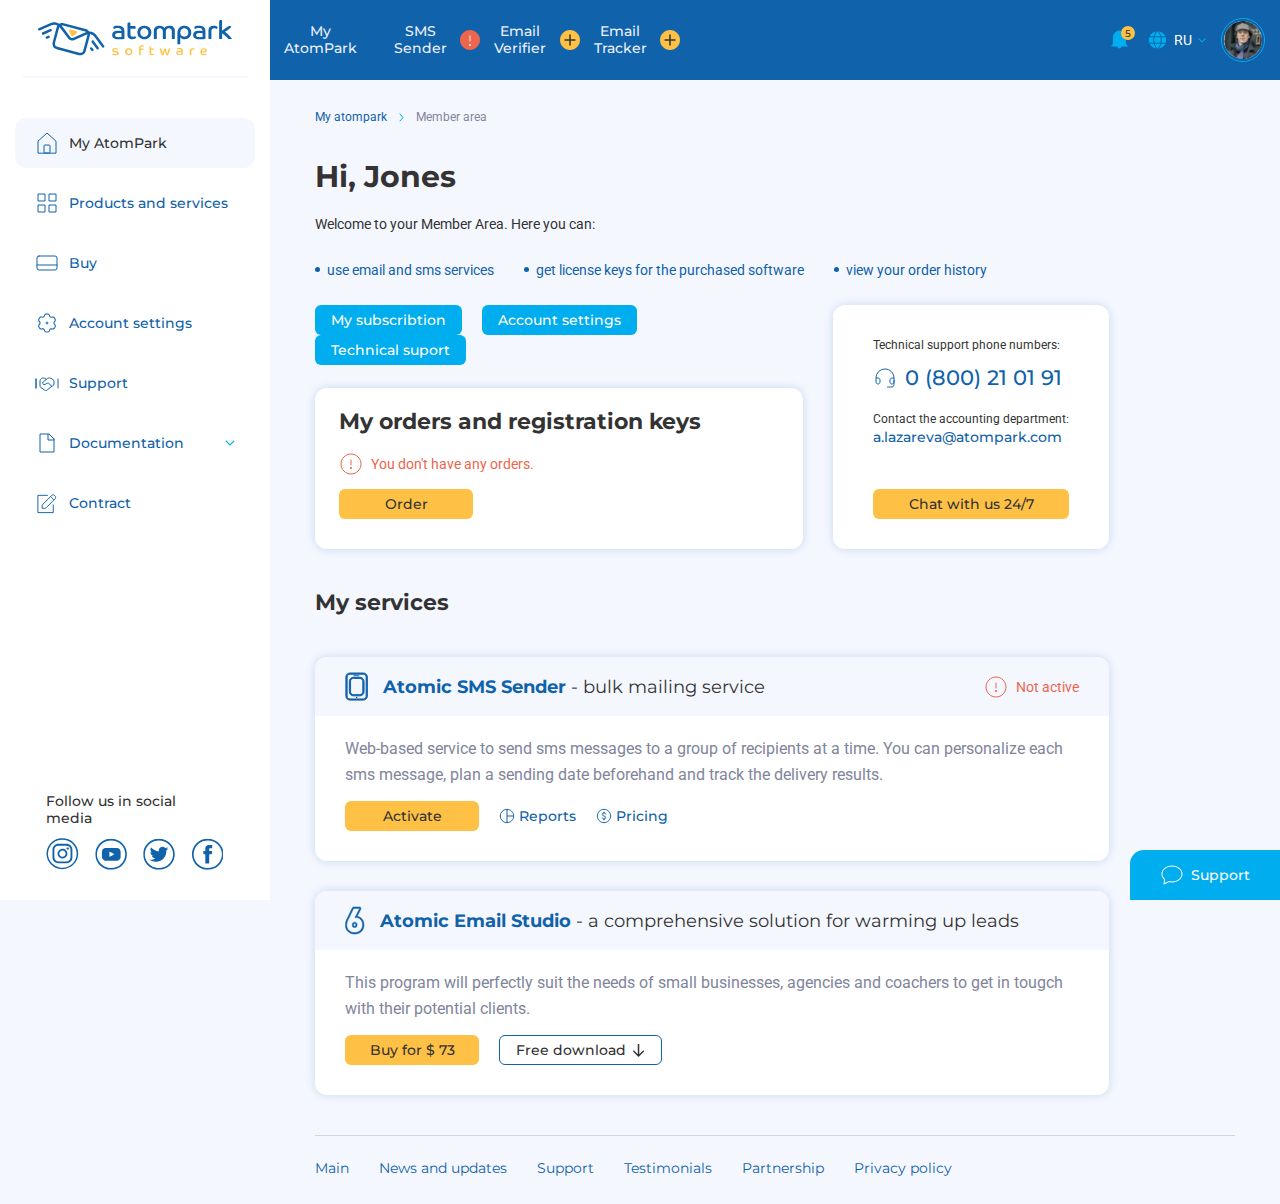
<file: index-3.html>
<!doctype html>
<html lang="en">
<head>
  <meta charset="UTF-8">
  <meta name="viewport"
        content="width=device-width, user-scalable=no, initial-scale=1.0, maximum-scale=1.0, minimum-scale=1.0">
  <meta http-equiv="X-UA-Compatible" content="ie=edge">
  <title>Home 3</title>
  <meta name="description" content="some text">
  <meta name="keywords" content="some, text">
  <link href="https://fonts.googleapis.com/css2?family=Roboto:wght@400;500;700&display=swap" rel="stylesheet">
  <link href="https://fonts.googleapis.com/css2?family=Montserrat:wght@400;500;600;700&display=swap" rel="stylesheet">
  <link rel="stylesheet" href="assets/css/ui.css">
  <link rel="stylesheet" href="assets/css/style.css">
  <link rel="stylesheet" href="assets/css/home.css">
</head>
<body>
<div class="wrapper">

  <aside class="sidebar">
    <div class="sidebar-mob-close"></div>
    <div class="sidebar-logo">
      <a href="#" class="sidebar-logo__img"><img src="assets/img/general/logo.svg" alt="Atompark"></a>
    </div>
    <div class="sidebar-menu">
      <ul class="sidebar-menu__list">
        <li class="sidebar-menu__list-item sidebar-menu__list-item_active">
          <a href="#" class="sidebar-menu__link">
            <span class="sidebar-menu__link-icon">
              <svg width="24" height="24" viewBox="0 0 24 24" fill="none" xmlns="http://www.w3.org/2000/svg">
                <path d="M3 22.1818V10.1818L12 2L21 10.1818V22.1818H3Z" stroke="#1062AA"/>
                <rect x="9" y="14" width="6" height="8" rx="1" stroke="#1062AA"/>
              </svg>
            </span>
            <span class="sidebar-menu__link-text">My AtomPark</span>
          </a>
        </li>
        <li class="sidebar-menu__list-item">
          <a href="#" class="sidebar-menu__link">
            <span class="sidebar-menu__link-icon">
              <svg width="24" height="24" viewBox="0 0 24 24" fill="none" xmlns="http://www.w3.org/2000/svg">
                <rect x="3" y="3" width="7" height="7" stroke="#1062AA" stroke-linejoin="round"/>
                <rect x="14" y="3" width="7" height="7" stroke="#1062AA" stroke-linejoin="round"/>
                <rect x="3" y="14" width="7" height="7" stroke="#1062AA" stroke-linejoin="round"/>
                <rect x="14" y="14" width="7" height="7" stroke="#1062AA" stroke-linejoin="round"/>
              </svg>
            </span>
            <span class="sidebar-menu__link-text">Products and services</span>
          </a>
        </li>
        <li class="sidebar-menu__list-item">
          <a href="#" class="sidebar-menu__link">
            <span class="sidebar-menu__link-icon">
              <svg width="24" height="24" viewBox="0 0 24 24" fill="none" xmlns="http://www.w3.org/2000/svg">
                <rect x="2" y="5" width="20" height="14" rx="2" stroke="#1062AA" stroke-linecap="round"
                      stroke-linejoin="round"/>
                <path d="M2 14H22" stroke="#1062AA" stroke-linecap="round"/>
              </svg>
            </span>
            <span class="sidebar-menu__link-text">Buy</span>
          </a>
        </li>
        <li class="sidebar-menu__list-item">
          <a href="#" class="sidebar-menu__link">
            <span class="sidebar-menu__link-icon">
              <svg width="24" height="24" viewBox="0 0 24 24" fill="none" xmlns="http://www.w3.org/2000/svg">
                <path
                    d="M9.5438 4.36754L9.06946 4.20943L9.06946 4.20943L9.5438 4.36754ZM9.12827 5.61412L9.33358 6.07003L9.53334 5.98007L9.60261 5.77224L9.12827 5.61412ZM7.90662 6.32071L7.80638 6.81056L8.02137 6.85455L8.19929 6.7261L7.90662 6.32071ZM6.61767 6.05695L6.51743 6.54679L6.61767 6.05695ZM4.48466 7.01634L4.91767 7.26634L4.48466 7.01634ZM3.92618 7.98366L4.35919 8.23366L3.92618 7.98366ZM4.16182 10.3106L4.53592 9.97886H4.53592L4.16182 10.3106ZM5.03471 11.295L5.53223 11.3447L5.55401 11.127L5.40881 10.9632L5.03471 11.295ZM5.03471 12.705L5.40881 13.0368L5.55401 12.873L5.53223 12.6553L5.03471 12.705ZM4.16182 13.6894L3.78772 13.3577H3.78772L4.16182 13.6894ZM3.92618 16.0163L4.35919 15.7663L3.92618 16.0163ZM4.48466 16.9837L4.91767 16.7337L4.48466 16.9837ZM6.61767 17.9431L6.51743 17.4532H6.51743L6.61767 17.9431ZM7.90662 17.6793L8.19929 17.2739L8.02137 17.1454L7.80638 17.1894L7.90662 17.6793ZM9.12827 18.3859L9.60261 18.2278L9.53334 18.0199L9.33358 17.93L9.12827 18.3859ZM9.5438 19.6325L9.06946 19.7906L9.5438 19.6325ZM14.4555 19.6325L13.9812 19.4743L14.4555 19.6325ZM14.871 18.3859L14.6657 17.93L14.466 18.0199L14.3967 18.2278L14.871 18.3859ZM16.0927 17.6793L16.1929 17.1894L15.9779 17.1454L15.8 17.2739L16.0927 17.6793ZM17.3816 17.9431L17.2814 18.4329H17.2814L17.3816 17.9431ZM19.5146 16.9837L19.0816 16.7337L19.5146 16.9837ZM20.0731 16.0163L20.5061 16.2663L20.0731 16.0163ZM19.8375 13.6894L19.4634 14.0211V14.0211L19.8375 13.6894ZM18.9646 12.705L18.4671 12.6553L18.4453 12.873L18.5905 13.0368L18.9646 12.705ZM18.9646 11.295L18.5905 10.9632L18.4453 11.127L18.4671 11.3447L18.9646 11.295ZM19.8375 10.3106L20.2116 10.6423L19.8375 10.3106ZM20.0731 7.98366L19.6401 8.23366L19.6401 8.23366L20.0731 7.98366ZM19.5146 7.01634L19.9476 6.76634V6.76634L19.5146 7.01634ZM17.3816 6.05695L17.2814 5.5671L17.3816 6.05695ZM16.0927 6.32071L15.8 6.7261L15.9779 6.85455L16.1929 6.81056L16.0927 6.32071ZM14.871 5.61412L14.3967 5.77224L14.466 5.98007L14.6657 6.07003L14.871 5.61412ZM14.4555 4.36754L13.9812 4.52566V4.52566L14.4555 4.36754ZM10.0181 4.52566C10.2223 3.91315 10.7955 3.5 11.4412 3.5V2.5C10.3651 2.5 9.40974 3.18858 9.06946 4.20943L10.0181 4.52566ZM9.60261 5.77224L10.0181 4.52566L9.06946 4.20943L8.65393 5.45601L9.60261 5.77224ZM8.19929 6.7261C8.55254 6.47107 8.9323 6.25074 9.33358 6.07003L8.92296 5.15822C8.45957 5.3669 8.02134 5.6212 7.61394 5.91532L8.19929 6.7261ZM6.51743 6.54679L7.80638 6.81056L8.00686 5.83086L6.71791 5.5671L6.51743 6.54679ZM4.91767 7.26634C5.24049 6.7072 5.88489 6.41736 6.51743 6.54679L6.71791 5.5671C5.66368 5.35136 4.58968 5.83443 4.05165 6.76634L4.91767 7.26634ZM4.35919 8.23366L4.91767 7.26634L4.05165 6.76634L3.49316 7.73366L4.35919 8.23366ZM4.53592 9.97886C4.10756 9.49579 4.03637 8.79281 4.35919 8.23366L3.49316 7.73366C2.95513 8.66557 3.07378 9.83721 3.78772 10.6423L4.53592 9.97886ZM5.40881 10.9632L4.53592 9.97886L3.78772 10.6423L4.66061 11.6267L5.40881 10.9632ZM5.49965 12C5.49965 11.7787 5.51069 11.5601 5.53223 11.3447L4.53719 11.2452C4.51235 11.4936 4.49965 11.7454 4.49965 12H5.49965ZM5.53223 12.6553C5.51069 12.4399 5.49965 12.2213 5.49965 12H4.49965C4.49965 12.2546 4.51235 12.5064 4.53719 12.7548L5.53223 12.6553ZM4.53592 14.0211L5.40881 13.0368L4.66061 12.3733L3.78772 13.3577L4.53592 14.0211ZM4.35919 15.7663C4.03637 15.2072 4.10756 14.5042 4.53592 14.0211L3.78772 13.3577C3.07378 14.1628 2.95513 15.3344 3.49316 16.2663L4.35919 15.7663ZM4.91767 16.7337L4.35919 15.7663L3.49316 16.2663L4.05164 17.2337L4.91767 16.7337ZM6.51743 17.4532C5.88489 17.5826 5.24049 17.2928 4.91767 16.7337L4.05164 17.2337C4.58968 18.1656 5.66368 18.6486 6.71791 18.4329L6.51743 17.4532ZM7.80638 17.1894L6.51743 17.4532L6.71791 18.4329L8.00686 18.1691L7.80638 17.1894ZM9.33358 17.93C8.9323 17.7493 8.55254 17.5289 8.19929 17.2739L7.61394 18.0847C8.02134 18.3788 8.45958 18.6331 8.92296 18.8418L9.33358 17.93ZM10.0181 19.4743L9.60261 18.2278L8.65393 18.544L9.06946 19.7906L10.0181 19.4743ZM11.4412 20.5C10.7955 20.5 10.2223 20.0869 10.0181 19.4743L9.06946 19.7906C9.40974 20.8114 10.3651 21.5 11.4412 21.5V20.5ZM12.5581 20.5H11.4412V21.5H12.5581V20.5ZM13.9812 19.4743C13.777 20.0869 13.2038 20.5 12.5581 20.5V21.5C13.6342 21.5 14.5896 20.8114 14.9298 19.7906L13.9812 19.4743ZM14.3967 18.2278L13.9812 19.4743L14.9298 19.7906L15.3454 18.544L14.3967 18.2278ZM15.8 17.2739C15.4468 17.5289 15.067 17.7493 14.6657 17.93L15.0763 18.8418C15.5397 18.6331 15.978 18.3788 16.3853 18.0847L15.8 17.2739ZM17.4819 17.4532L16.1929 17.1894L15.9924 18.1691L17.2814 18.4329L17.4819 17.4532ZM19.0816 16.7337C18.7588 17.2928 18.1144 17.5826 17.4819 17.4532L17.2814 18.4329C18.3356 18.6486 19.4096 18.1656 19.9476 17.2337L19.0816 16.7337ZM19.6401 15.7663L19.0816 16.7337L19.9476 17.2337L20.5061 16.2663L19.6401 15.7663ZM19.4634 14.0211C19.8917 14.5042 19.9629 15.2072 19.6401 15.7663L20.5061 16.2663C21.0442 15.3344 20.9255 14.1628 20.2116 13.3577L19.4634 14.0211ZM18.5905 13.0368L19.4634 14.0211L20.2116 13.3577L19.3387 12.3733L18.5905 13.0368ZM18.4996 12C18.4996 12.2213 18.4886 12.4399 18.4671 12.6553L19.4621 12.7548C19.4869 12.5064 19.4996 12.2546 19.4996 12H18.4996ZM18.4671 11.3447C18.4886 11.5601 18.4996 11.7787 18.4996 12H19.4996C19.4996 11.7454 19.4869 11.4936 19.4621 11.2452L18.4671 11.3447ZM19.4634 9.97886L18.5905 10.9632L19.3387 11.6267L20.2116 10.6423L19.4634 9.97886ZM19.6401 8.23366C19.9629 8.7928 19.8917 9.49579 19.4634 9.97886L20.2116 10.6423C20.9255 9.83721 21.0442 8.66557 20.5061 7.73366L19.6401 8.23366ZM19.0816 7.26634L19.6401 8.23366L20.5061 7.73366L19.9476 6.76634L19.0816 7.26634ZM17.4819 6.54679C18.1144 6.41735 18.7588 6.7072 19.0816 7.26634L19.9476 6.76634C19.4096 5.83443 18.3356 5.35136 17.2814 5.5671L17.4819 6.54679ZM16.1929 6.81056L17.4819 6.54679L17.2814 5.5671L15.9924 5.83086L16.1929 6.81056ZM14.6657 6.07003C15.067 6.25074 15.4468 6.47107 15.8 6.7261L16.3853 5.91532C15.978 5.6212 15.5397 5.3669 15.0763 5.15822L14.6657 6.07003ZM13.9812 4.52566L14.3967 5.77224L15.3454 5.45601L14.9298 4.20943L13.9812 4.52566ZM12.5581 3.5C13.2038 3.5 13.777 3.91315 13.9812 4.52566L14.9298 4.20943C14.5896 3.18858 13.6342 2.5 12.5581 2.5V3.5ZM11.4412 3.5H12.5581V2.5H11.4412V3.5Z"
                    fill="#1062AA"/>
                <path fill-rule="evenodd" clip-rule="evenodd"
                      d="M12 13C12.5523 13 13 12.5523 13 12C13 11.4477 12.5523 11 12 11C11.4477 11 11 11.4477 11 12C11 12.5523 11.4477 13 12 13Z"
                      stroke="#1062AA"/>
              </svg>
            </span>
            <span class="sidebar-menu__link-text">Account settings</span>
          </a>
        </li>
        <li class="sidebar-menu__list-item">
          <a href="#" class="sidebar-menu__link">
            <span class="sidebar-menu__link-icon">
              <svg width="24" height="24" viewBox="0 0 24 24" fill="none" xmlns="http://www.w3.org/2000/svg">
                <path
                    d="M11 8L9.42229 7.21115C9.14458 7.07229 8.83835 7 8.52786 7H7.82843C7.29799 7 6.78929 7.21071 6.41421 7.58579L5.58579 8.41421C5.21071 8.78929 5 9.29799 5 9.82843L5 14.9296C5 15.5983 5.3342 16.2228 5.8906 16.5937L9.75746 19.1716C10.4944 19.663 11.4668 19.611 12.1472 19.044L17 15"
                    stroke="#1062AA"/>
                <path fill-rule="evenodd" clip-rule="evenodd"
                      d="M14.4549 12.9142C13.8515 12.1062 12.741 11.8739 11.8643 12.3721L10.009 13.4266C9.41298 13.7653 8.66412 13.6641 8.17937 13.1794V13.1794C7.54605 12.546 7.59324 11.5056 8.2813 10.9323L12.4437 7.46356C12.8032 7.16403 13.2562 7 13.7241 7H14.5279C14.8384 7 15.1446 7.07229 15.4223 7.21115L17.8944 8.44721C18.572 8.786 19 9.47852 19 10.2361L19 12.9796C19 14.9037 16.5489 15.718 15.3976 14.1764L14.4549 12.9142Z"
                      stroke="#1062AA"/>
                <path d="M1 17V8" stroke="#1062AA" stroke-linecap="round"/>
                <path d="M1 17V8" stroke="#1062AA" stroke-linecap="round"/>
                <path d="M23 17V8" stroke="#1062AA" stroke-linecap="round"/>
              </svg>
            </span>
            <span class="sidebar-menu__link-text">Support</span>
          </a>
        </li>
        <li class="sidebar-menu__list-item">
          <a href="#" class="sidebar-menu__link js-sb-dd">
            <span class="sidebar-menu__link-icon">
             <svg width="24" height="24" viewBox="0 0 24 24" fill="none" xmlns="http://www.w3.org/2000/svg">
                <path d="M13 3V9H19" stroke="#1062AA" stroke-linejoin="round"/>
                <path d="M19 8L14 3L5 3.00002L5 21L19 21L19 8Z" stroke="#1062AA" stroke-linecap="round"
                      stroke-linejoin="round"/>
             </svg>
            </span>
            <span class="sidebar-menu__link-text">Documentation</span>
            <span class="sidebar-menu__link-arrow">
              <svg width="10" height="6" viewBox="0 0 10 6" fill="none" xmlns="http://www.w3.org/2000/svg">
                <path
                    d="M5.42426 5.42426C5.18995 5.65858 4.81005 5.65858 4.57574 5.42426L0.757359 1.60589C0.523045 1.37157 0.523045 0.991674 0.757359 0.757359C0.991674 0.523044 1.37157 0.523044 1.60589 0.757359L5 4.15147L8.39411 0.757359C8.62843 0.523045 9.00833 0.523045 9.24264 0.757359C9.47696 0.991674 9.47696 1.37157 9.24264 1.60589L5.42426 5.42426ZM5.6 4L5.6 5L4.4 5L4.4 4L5.6 4Z"
                    fill="#00ADEE"/>
              </svg>
            </span>
          </a>
          <ul class="sidebar-submenu">
            <li class="sidebar-submenu__item">
              <a href="#" class="sidebar-submenu__link">
                <span class="sidebar-submenu__link-icon">
                  <svg width="14" height="14" viewBox="0 0 14 14" fill="none" xmlns="http://www.w3.org/2000/svg">
                    <path
                        d="M6.49789 5.7H7.45789V11H6.49789V5.7ZM6.97789 4.68C6.79122 4.68 6.63456 4.62 6.50789 4.5C6.38789 4.38 6.32789 4.23333 6.32789 4.06C6.32789 3.88667 6.38789 3.74 6.50789 3.62C6.63456 3.49333 6.79122 3.43 6.97789 3.43C7.16456 3.43 7.31789 3.49 7.43789 3.61C7.56456 3.72333 7.62789 3.86667 7.62789 4.04C7.62789 4.22 7.56456 4.37333 7.43789 4.5C7.31789 4.62 7.16456 4.68 6.97789 4.68Z"
                        fill="#1062AA"/>
                    <path
                        d="M7.11765 12.9999C10.4963 12.9999 13.2353 10.261 13.2353 6.8823C13.2353 3.50361 10.4963 0.764648 7.11765 0.764648C3.73896 0.764648 1 3.50361 1 6.8823C1 10.261 3.73896 12.9999 7.11765 12.9999Z"
                        stroke="#1062AA" stroke-miterlimit="10" stroke-linecap="round" stroke-linejoin="round"/>
                  </svg>
                </span>
                <span class="sidebar-submenu__link-text">Instructions</span>
              </a>
            </li>
            <li class="sidebar-submenu__item">
              <a href="#" class="sidebar-submenu__link">
                <span class="sidebar-submenu__link-icon">
                 <svg width="16" height="16" viewBox="0 0 16 16" fill="none" xmlns="http://www.w3.org/2000/svg">
                  <path
                      d="M2 11.3333V11.8333C1.72386 11.8333 1.5 11.6094 1.5 11.3333H2ZM2 2.66663H1.5C1.5 2.39048 1.72386 2.16663 2 2.16663V2.66663ZM7.33333 11.3333V10.8333C7.43205 10.8333 7.52855 10.8625 7.61068 10.9173L7.33333 11.3333ZM11.3333 14H11.8333C11.8333 14.1844 11.7318 14.3538 11.5693 14.4408C11.4067 14.5278 11.2094 14.5183 11.056 14.416L11.3333 14ZM11.3333 11.3333H10.8333C10.8333 11.0571 11.0572 10.8333 11.3333 10.8333V11.3333ZM14 11.3333H14.5C14.5 11.6094 14.2761 11.8333 14 11.8333V11.3333ZM14 2.66663V2.16663C14.2761 2.16663 14.5 2.39048 14.5 2.66663H14ZM1.5 11.3333V2.66663H2.5V11.3333H1.5ZM7.33333 11.8333L2 11.8333V10.8333L7.33333 10.8333V11.8333ZM11.056 14.416L7.05598 11.7493L7.61068 10.9173L11.6107 13.5839L11.056 14.416ZM11.8333 11.3333V14H10.8333V11.3333H11.8333ZM14 11.8333H11.3333V10.8333H14V11.8333ZM14.5 2.66663V11.3333H13.5V2.66663H14.5ZM2 2.16663H14V3.16663H2V2.16663Z"
                      fill="#1062AA"/>
                 </svg>
                </span>
                <span class="sidebar-submenu__link-text">FAQ</span>
              </a>
            </li>
          </ul>
        </li>
        <li class="sidebar-menu__list-item">
          <a href="#" class="sidebar-menu__link">
            <span class="sidebar-menu__link-icon">
             <svg width="25" height="25" viewBox="0 0 25 25" fill="none" xmlns="http://www.w3.org/2000/svg">
                <path d="M19 14V22H3V4H13" stroke="#1062AA" stroke-linecap="round" stroke-linejoin="round"/>
                <path fill-rule="evenodd" clip-rule="evenodd"
                      d="M17.4608 4.03921C18.2418 3.25817 19.5082 3.25816 20.2892 4.03921L20.9608 4.71079C21.7418 5.49184 21.7418 6.75817 20.9608 7.53921L11.5858 16.9142C11.2107 17.2893 10.702 17.5 10.1716 17.5L7.5 17.5L7.5 14.8284C7.5 14.298 7.71071 13.7893 8.08579 13.4142L17.4608 4.03921Z"
                      stroke="#1062AA"/>
                <path d="M16.25 5.25L19.75 8.75" stroke="#1062AA"/>
             </svg>
            </span>
            <span class="sidebar-menu__link-text">Contract</span>
          </a>
        </li>
      </ul>
    </div>
    <div class="sidebar-socials">
      <div class="sidebar-socials__title">Follow us in social media</div>
      <div class="sidebar-socials__items">
        <a href="#" class="sidebar-socials__item" target="_blank">
          <svg width="33" height="32" viewBox="0 0 33 32" fill="none" xmlns="http://www.w3.org/2000/svg">
            <path
                d="M16.34 31.1636C13.2071 31.1636 10.1446 30.2545 7.53977 28.5514C4.9349 26.8482 2.90465 24.4274 1.70576 21.5952C0.506863 18.7629 0.193178 15.6464 0.804368 12.6397C1.41556 9.63297 2.92417 6.87114 5.13943 4.70342C7.3547 2.53571 10.1771 1.05948 13.2498 0.461409C16.3224 -0.136662 19.5073 0.17029 22.4017 1.34345C25.2961 2.51661 27.77 4.50328 29.5105 7.05224C31.251 9.6012 32.18 12.598 32.18 15.6636C32.1769 19.7735 30.5071 23.7142 27.5372 26.6204C24.5673 29.5265 20.5401 31.1605 16.34 31.1636ZM16.34 1.64385C13.5049 1.64385 10.7335 2.46658 8.37636 4.00796C6.01917 5.54935 4.18206 7.74016 3.09739 10.3033C2.01273 12.8665 1.72923 15.6868 2.28274 18.4076C2.83626 21.1284 4.20194 23.6275 6.20704 25.5888C8.21215 27.5501 10.7666 28.8854 13.5473 29.4259C16.3281 29.9665 19.2102 29.6879 21.8291 28.6255C24.448 27.563 26.6861 25.7645 28.2604 23.4573C29.8346 21.15 30.6743 18.4378 30.6731 15.6636C30.67 11.9453 29.1587 8.38018 26.4713 5.75146C23.7838 3.12274 20.1399 1.64537 16.34 1.64385ZM21.6842 9.37671C21.4532 9.37671 21.2274 9.44375 21.0353 9.56935C20.8432 9.69495 20.6934 9.87347 20.605 10.0823C20.5166 10.2912 20.4935 10.521 20.5386 10.7428C20.5836 10.9645 20.6949 11.1682 20.8583 11.328C21.0216 11.4879 21.2298 11.5968 21.4564 11.6409C21.683 11.685 21.9178 11.6623 22.1313 11.5758C22.3447 11.4893 22.5272 11.3428 22.6555 11.1548C22.7839 10.9669 22.8524 10.7459 22.8524 10.5198C22.8524 10.2166 22.7293 9.92587 22.5103 9.7115C22.2912 9.49714 21.9941 9.37671 21.6842 9.37671ZM16.4743 10.8513C15.5003 10.8513 14.5481 11.134 13.7383 11.6636C12.9284 12.1933 12.2974 12.9461 11.9249 13.8268C11.5524 14.7075 11.4552 15.6766 11.6457 16.6113C11.8361 17.5461 12.3056 18.4046 12.9948 19.0782C13.684 19.7518 14.5619 20.2102 15.5174 20.3954C16.4728 20.5807 17.463 20.4845 18.3626 20.1189C19.2622 19.7534 20.0308 19.135 20.5711 18.3419C21.1114 17.5488 21.3992 16.6167 21.3981 15.6636C21.395 14.3872 20.875 13.1641 19.9522 12.2621C19.0293 11.3601 17.7787 10.8528 16.4743 10.8513ZM16.4743 18.7499C15.8505 18.7499 15.2408 18.5689 14.7221 18.2297C14.2034 17.8906 13.7992 17.4086 13.5604 16.8446C13.3217 16.2807 13.2593 15.6602 13.381 15.0615C13.5027 14.4628 13.803 13.9129 14.2441 13.4812C14.6852 13.0496 15.2472 12.7557 15.859 12.6366C16.4708 12.5175 17.105 12.5786 17.6813 12.8122C18.2576 13.0458 18.7502 13.4414 19.0968 13.9489C19.4433 14.4565 19.6283 15.0532 19.6283 15.6636C19.6283 16.4821 19.296 17.2671 18.7045 17.8459C18.1131 18.4247 17.3108 18.7499 16.4743 18.7499ZM26.4035 11.6628C26.4035 10.1046 25.771 8.61017 24.6449 7.50833C23.5189 6.40648 21.9917 5.78747 20.3993 5.78747H12.4793C10.8863 5.78747 9.35853 6.4063 8.23159 7.50798C7.10465 8.60966 6.47076 10.1041 6.46921 11.6628V19.4186C6.4669 20.1923 6.62066 20.9589 6.92166 21.6744C7.22266 22.3899 7.665 23.0403 8.22332 23.5882C8.78163 24.1361 9.44496 24.5709 10.1753 24.8675C10.9056 25.1641 11.6886 25.3168 12.4793 25.3168H20.3993C21.1898 25.3168 21.9724 25.1641 22.7024 24.8674C23.4324 24.5707 24.0954 24.1359 24.6532 23.5879C25.2111 23.0399 25.6529 22.3895 25.9532 21.674C26.2536 20.9585 26.4066 20.192 26.4035 19.4186V11.6628ZM24.5228 19.4186C24.5228 20.4887 24.0884 21.515 23.3151 22.2718C22.5418 23.0285 21.4929 23.4536 20.3993 23.4536H12.4793C11.3851 23.4536 10.3357 23.0287 9.56145 22.2721C8.78721 21.5155 8.35147 20.4892 8.34992 19.4186V11.6628C8.35147 10.5922 8.78721 9.56585 9.56145 8.8093C10.3357 8.05275 11.3851 7.62781 12.4793 7.62781H20.3993C21.4929 7.62781 22.5418 8.05293 23.3151 8.80965C24.0884 9.56636 24.5228 10.5927 24.5228 11.6628V19.4186Z"
                fill=""/>
          </svg>
        </a>
        <a href="#" class="sidebar-socials__item" target="_blank">
          <svg width="32" height="32" viewBox="0 0 32 32" fill="none" xmlns="http://www.w3.org/2000/svg">
            <g clip-path="url(#clip0)">
              <path
                  d="M16.1179 31.7616C12.9828 31.7639 9.91747 30.8562 7.30976 29.1533C4.70204 27.4504 2.66914 25.0288 1.46829 22.195C0.267446 19.3612 -0.0473765 16.2425 0.563662 13.2335C1.1747 10.2246 2.68414 7.46059 4.90097 5.29134C7.11781 3.12209 9.94241 1.64505 13.0174 1.04713C16.0923 0.449207 19.2794 0.757271 22.1754 1.93234C25.0714 3.10741 27.5461 5.09667 29.2863 7.64842C31.0266 10.2002 31.9542 13.1997 31.9519 16.2675C31.9455 20.3748 30.2752 24.3122 27.3071 27.2166C24.3391 30.1209 20.3154 31.7553 16.1179 31.7616ZM16.1179 2.42799C13.3201 2.42565 10.5845 3.23534 8.25713 4.75462C5.92972 6.2739 4.11509 8.43451 3.04278 10.9631C1.97047 13.4918 1.68867 16.2748 2.23302 18.9602C2.77737 21.6456 4.12341 24.1126 6.10087 26.0493C8.07834 27.986 10.5984 29.3052 13.3422 29.8402C16.086 30.3751 18.9303 30.1018 21.5153 29.0546C24.1004 28.0075 26.3099 26.2337 27.8645 23.9575C29.4191 21.6814 30.2489 19.0052 30.2489 16.2675C30.2457 12.6 28.7563 9.0835 26.1072 6.48911C23.4582 3.89472 19.8658 2.43425 16.1179 2.42799Z"
                  fill=""/>
              <path
                  d="M25.6366 13.9153C25.6366 13.3892 25.5301 12.8684 25.3233 12.3828C25.1165 11.8973 24.8135 11.4567 24.4317 11.0863C24.0499 10.716 23.5969 10.4234 23.0989 10.2253C22.6009 10.0273 22.0677 9.92773 21.5301 9.93241H10.9742C10.4402 9.93241 9.91153 10.0355 9.41839 10.2358C8.92525 10.4361 8.47734 10.7297 8.10035 11.0997C7.72336 11.4697 7.4247 11.9088 7.22147 12.392C7.01824 12.8751 6.91444 13.3928 6.91603 13.9153V18.749C6.91444 19.2715 7.01824 19.7892 7.22147 20.2723C7.4247 20.7555 7.72336 21.1946 8.10035 21.5646C8.47734 21.9346 8.92525 22.2282 9.41839 22.4285C9.91153 22.6288 10.4402 22.7319 10.9742 22.7319H21.5301C22.0677 22.7366 22.6009 22.637 23.0989 22.4389C23.5969 22.2409 24.0499 21.9482 24.4317 21.5779C24.8135 21.2076 25.1165 20.767 25.3233 20.2814C25.5301 19.7959 25.6366 19.2751 25.6366 18.749V13.9153ZM18.9817 16.5744L14.7666 18.8318C14.5854 18.9263 14.4284 18.8318 14.4284 18.5954V13.9625C14.4284 13.7498 14.5975 13.6316 14.7787 13.7262L19.018 16.0899C19.0575 16.1208 19.0881 16.1613 19.1066 16.2074C19.1252 16.2534 19.1311 16.3035 19.1238 16.3525C19.1164 16.4015 19.0961 16.4478 19.0649 16.4867C19.0336 16.5256 18.9924 16.5559 18.9455 16.5744H18.9817Z"
                  fill=""/>
            </g>
            <defs>
              <clipPath id="clip0">
                <rect width="31.68" height="31" fill="white" transform="translate(0.271484 0.761353)"/>
              </clipPath>
            </defs>
          </svg>
        </a>
        <a href="#" class="sidebar-socials__item" target="_blank">
          <svg width="32" height="32" viewBox="0 0 32 32" fill="none" xmlns="http://www.w3.org/2000/svg">
            <g clip-path="url(#clip0)">
              <path
                  d="M15.9624 31.7616C12.8322 31.7639 9.77161 30.8562 7.16794 29.1533C4.56428 27.4504 2.53454 25.0288 1.33555 22.195C0.136575 19.3612 -0.177759 16.2425 0.43233 13.2335C1.04242 10.2246 2.54951 7.46059 4.7629 5.29134C6.97629 3.12209 9.79651 1.64505 12.8667 1.04713C15.9369 0.449207 19.119 0.757271 22.0105 1.93234C24.902 3.10741 27.3728 5.09667 29.1104 7.64842C30.8479 10.2002 31.7741 13.1997 31.7718 16.2675C31.7654 20.3748 30.0977 24.3122 27.1343 27.2166C24.1708 30.1209 20.1533 31.7553 15.9624 31.7616ZM15.9624 2.42799C13.169 2.42565 10.4376 3.23534 8.11384 4.75462C5.79005 6.2739 3.97824 8.43451 2.9076 10.9631C1.83696 13.4918 1.55559 16.2748 2.09909 18.9602C2.6426 21.6456 3.98655 24.1126 5.96094 26.0493C7.93533 27.986 10.4514 29.3052 13.191 29.8402C15.9306 30.3751 18.7705 30.1018 21.3515 29.0546C23.9325 28.0075 26.1386 26.2337 27.6908 23.9575C29.2429 21.6814 30.0714 19.0052 30.0714 16.2675C30.0682 12.6 28.5811 9.0835 25.9362 6.48911C23.2913 3.89472 19.7045 2.43425 15.9624 2.42799Z"
                  fill=""/>
              <path
                  d="M25.0444 10.6062C24.4504 10.8561 23.8264 11.0309 23.1873 11.1262C23.4888 11.1262 23.935 10.5471 24.1038 10.3344C24.3818 10.0057 24.5945 9.6289 24.7309 9.22343C24.7309 9.22343 24.7309 9.15252 24.7309 9.12888C24.7162 9.12058 24.6996 9.11621 24.6826 9.11621C24.6657 9.11621 24.6491 9.12058 24.6344 9.12888C23.9362 9.49222 23.195 9.77007 22.4276 9.95618C22.4042 9.97094 22.377 9.97879 22.3492 9.97879C22.3214 9.97879 22.2942 9.97094 22.2708 9.95618L22.0779 9.76708C21.7591 9.49694 21.3963 9.28121 21.0046 9.12888C20.4859 8.9187 19.9245 8.82968 19.3646 8.86887C18.8215 8.90297 18.2916 9.04788 17.809 9.29434C17.3194 9.54064 16.8888 9.88613 16.5458 10.3079C16.2027 10.7297 15.9551 11.2181 15.8193 11.7408C15.7107 12.2554 15.7107 12.7862 15.8193 13.3008C15.8193 13.3836 15.8193 13.3954 15.7348 13.3836C12.807 13.0963 10.0958 11.7424 8.13767 9.5898C8.05326 9.49526 8.00502 9.49526 7.93267 9.5898C7.53307 10.3032 7.38052 11.1244 7.49795 11.93C7.61538 12.7356 7.99644 13.482 8.58386 14.0572C8.72856 14.1872 8.88533 14.329 9.05416 14.459C8.54194 14.4191 8.0424 14.2827 7.58296 14.0572C7.49854 14.0572 7.45031 14.0572 7.45031 14.1281C7.43264 14.2694 7.43264 14.4123 7.45031 14.5536C7.53977 15.226 7.81036 15.8629 8.23424 16.3988C8.65813 16.9347 9.22001 17.3502 9.86211 17.6028C10.0163 17.6694 10.1783 17.717 10.3445 17.7446C9.86913 17.8188 9.38479 17.8188 8.90945 17.7446C8.80092 17.7446 8.76474 17.7446 8.80092 17.8746C9.04973 18.5056 9.45798 19.0644 9.9874 19.4985C10.5168 19.9326 11.1501 20.2278 11.8277 20.3565H12.2377C11.6507 20.8751 10.9425 21.2445 10.1756 21.432C9.17198 21.7842 8.10192 21.9173 7.0403 21.822C6.87148 21.822 6.8353 21.822 6.78706 21.822C6.73883 21.822 6.78706 21.8929 6.78706 21.9402L7.43825 22.3184C8.09041 22.69 8.78182 22.9912 9.50034 23.2166C11.3726 23.7718 13.3609 23.8348 15.2658 23.3992C17.1707 22.9636 18.9253 22.0447 20.3534 20.7347C21.3793 19.6428 22.1722 18.3611 22.6858 16.9648C23.1994 15.5685 23.4232 14.0857 23.3441 12.6035C23.3441 12.4853 23.4888 12.4263 23.5732 12.3672C24.1349 11.939 24.6304 11.4334 25.0444 10.8662C25.108 10.7809 25.138 10.676 25.1288 10.5707C25.1288 10.5707 25.1288 10.5707 25.0444 10.6062Z"
                  fill=""/>
              <path fill-rule="evenodd" clip-rule="evenodd"
                    d="M12.7793 23.6539C12.7793 23.6539 13.1049 23.6539 12.7793 23.6539C12.7793 23.6414 12.8155 23.6539 12.7793 23.6539Z"
                    fill=""/>
            </g>
            <defs>
              <clipPath id="clip0">
                <rect width="31.6308" height="31" fill="white" transform="translate(0.140625 0.761353)"/>
              </clipPath>
            </defs>
          </svg>
        </a>
        <a href="#" class="sidebar-socials__item" target="_blank">
          <svg width="33" height="32" viewBox="0 0 33 32" fill="none" xmlns="http://www.w3.org/2000/svg">
            <g clip-path="url(#clip0)">
              <path
                  d="M16.7859 31.7616C13.6508 31.7639 10.5854 30.8562 7.97772 29.1533C5.37001 27.4504 3.33711 25.0288 2.13626 22.195C0.935415 19.3612 0.620592 16.2425 1.23163 13.2335C1.84267 10.2246 3.3521 7.46059 5.56894 5.29134C7.78577 3.12209 10.6104 1.64505 13.6853 1.04713C16.7603 0.449207 19.9474 0.757271 22.8434 1.93234C25.7394 3.10741 28.214 5.09667 29.9543 7.64842C31.6946 10.2002 32.6222 13.1997 32.6198 16.2675C32.6134 20.3748 30.9432 24.3122 27.9751 27.2166C25.007 30.1209 20.9833 31.7553 16.7859 31.7616ZM16.7859 2.42799C13.9881 2.42565 11.2525 3.23534 8.9251 4.75462C6.59769 6.2739 4.78306 8.43451 3.71075 10.9631C2.63844 13.4918 2.35664 16.2748 2.90099 18.9602C3.44534 21.6456 4.79138 24.1126 6.76884 26.0493C8.7463 27.986 11.2663 29.3052 14.0102 29.8402C16.754 30.3751 19.5983 30.1018 22.1833 29.0546C24.7683 28.0075 26.9779 26.2337 28.5325 23.9575C30.0871 21.6814 30.9168 19.0052 30.9168 16.2675C30.9137 12.6 29.4242 9.0835 26.7752 6.48911C24.1261 3.89472 20.5338 2.43425 16.7859 2.42799Z"
                  fill=""/>
              <path fill-rule="evenodd" clip-rule="evenodd"
                    d="M14.298 16.3379V25.32C14.298 25.3827 14.3235 25.4428 14.3688 25.4871C14.4141 25.5315 14.4755 25.5564 14.5396 25.5564H17.9455C18.0096 25.5564 18.071 25.5315 18.1163 25.4871C18.1616 25.4428 18.1871 25.3827 18.1871 25.32V16.1843H20.6026C20.6328 16.1859 20.6629 16.1816 20.6914 16.1718C20.7199 16.162 20.7461 16.1467 20.7685 16.127C20.791 16.1072 20.8092 16.0833 20.8222 16.0566C20.8352 16.03 20.8426 16.001 20.8442 15.9715L21.0857 13.2178C21.0874 13.1858 21.0823 13.1538 21.0709 13.1237C21.0595 13.0937 21.042 13.0662 21.0194 13.043C20.9968 13.0198 20.9696 13.0013 20.9395 12.9887C20.9094 12.9761 20.877 12.9696 20.8442 12.9696H18.1871V11.0196C18.1902 10.9109 18.2152 10.8039 18.2606 10.7047C18.306 10.6055 18.3709 10.516 18.4517 10.4414C18.5324 10.3668 18.6274 10.3084 18.7313 10.2698C18.8351 10.2311 18.9456 10.2128 19.0567 10.2159H20.965C20.9961 10.216 21.027 10.2098 21.0557 10.1978C21.0843 10.1857 21.1102 10.1681 21.1317 10.146C21.1531 10.1239 21.1698 10.0977 21.1806 10.0691C21.1914 10.0405 21.1961 10.01 21.1944 9.97955V7.20219C21.1961 7.17172 21.1914 7.14125 21.1806 7.11263C21.1698 7.084 21.1531 7.05783 21.1317 7.03571C21.1102 7.01359 21.0843 6.99599 21.0557 6.98397C21.027 6.97195 20.9961 6.96578 20.965 6.96582H17.716C16.8084 6.96895 15.9391 7.32395 15.2984 7.95307C14.6578 8.58219 14.298 9.43414 14.298 10.3223V12.9696H12.5951C12.531 12.9696 12.4696 12.9945 12.4243 13.0389C12.379 13.0832 12.3535 13.1433 12.3535 13.206V15.9597C12.3535 15.9902 12.3598 16.0204 12.3721 16.0485C12.3843 16.0765 12.4023 16.1018 12.4249 16.1228C12.4475 16.1438 12.4743 16.1601 12.5035 16.1707C12.5328 16.1813 12.5639 16.1859 12.5951 16.1843H14.298V16.3379Z"
                    fill=""/>
            </g>
            <defs>
              <clipPath id="clip0">
                <rect width="31.68" height="31" fill="white" transform="translate(0.939453 0.761353)"/>
              </clipPath>
            </defs>
          </svg>
        </a>
      </div>
    </div>
  </aside>

  <main class="inner">

    <section class="header">
      <div class="header-open-mob">
        <div></div>
        <div></div>
        <div></div>
      </div>
      <ul class="header-menu">
        <li class="header-menu__item">
          <a href="#" class="header-menu__link">My AtomPark</a>
        </li>
        <li class="header-menu__item">
          <a href="#" class="header-menu__link">SMS Sender</a>
          <div class="header-menu__hint">
            <div class="header-menu__hint-icon">
              <svg width="24" height="24" viewBox="0 0 24 24" fill="none" xmlns="http://www.w3.org/2000/svg">
                <path fill-rule="evenodd" clip-rule="evenodd"
                      d="M12 17C12.5523 17 13 16.5523 13 16C13 15.4477 12.5523 15 12 15C11.4477 15 11 15.4477 11 16C11 16.5523 11.4477 17 12 17Z"
                      fill="white"/>
                <path fill-rule="evenodd" clip-rule="evenodd"
                      d="M12 22C17.5228 22 22 17.5228 22 12C22 6.47715 17.5228 2 12 2C6.47715 2 2 6.47715 2 12C2 17.5228 6.47715 22 12 22Z"
                      fill="#ED654C"/>
                <path d="M12 8V13" stroke="white" stroke-linecap="round"/>
                <circle cx="12" cy="17" r="1" fill="white"/>
              </svg>
            </div>
            <div class="header-menu__hint-card">
              <div class="header-menu__hint-text">You have run out of free SMS.</div>
              <a href="#" class="header-menu__hint-link">
                <span>Top up balance</span>
                <span class="header-menu__hint-link-icon">
                  <svg width="13" height="12" viewBox="0 0 13 12" fill="none" xmlns="http://www.w3.org/2000/svg">
                    <path fill-rule="evenodd" clip-rule="evenodd"
                          d="M10.1893 6.27293L-2.08633e-07 6.27293L-2.742e-07 4.77293L10.1893 4.77293L6.6967 1.28029C6.40381 0.987393 6.40381 0.51252 6.6967 0.219626C6.98959 -0.0732673 7.46447 -0.0732673 7.75736 0.219626L12.5303 4.9926C12.8232 5.28549 12.8232 5.76036 12.5303 6.05326L7.75736 10.8262C7.46447 11.1191 6.98959 11.1191 6.6967 10.8262C6.40381 10.5333 6.40381 10.0585 6.6967 9.76557L10.1893 6.27293Z"
                          fill="#00ADEE"/>
                  </svg>
                </span>
              </a>
            </div>
          </div>
        </li>
        <li class="header-menu__item">
          <a href="#" class="header-menu__link">Email Verifier</a>
          <div class="header-menu__hint">
            <div class="header-menu__hint-icon">
              <svg width="24" height="24" viewBox="0 0 24 24" fill="none" xmlns="http://www.w3.org/2000/svg">
                <path
                    d="M12 22C17.5228 22 22 17.5228 22 12C22 6.47715 17.5228 2 12 2C6.47715 2 2 6.47715 2 12C2 17.5228 6.47715 22 12 22Z"
                    fill="#FFC145"/>
                <path d="M12 7V17" stroke="#333333" stroke-width="1.5" stroke-linecap="round" stroke-linejoin="round"/>
                <path d="M7 12H17" stroke="#333333" stroke-width="1.5" stroke-linecap="round" stroke-linejoin="round"/>
              </svg>
            </div>
            <div class="header-menu__hint-card">
              <div class="header-menu__hint-text">Checking email addresses validity</div>
              <a href="#" class="header-menu__hint-link">
                <span>Add service</span>
                <span class="header-menu__hint-link-icon">
                  <svg width="13" height="12" viewBox="0 0 13 12" fill="none" xmlns="http://www.w3.org/2000/svg">
                    <path fill-rule="evenodd" clip-rule="evenodd"
                          d="M10.1893 6.27293L-2.08633e-07 6.27293L-2.742e-07 4.77293L10.1893 4.77293L6.6967 1.28029C6.40381 0.987393 6.40381 0.51252 6.6967 0.219626C6.98959 -0.0732673 7.46447 -0.0732673 7.75736 0.219626L12.5303 4.9926C12.8232 5.28549 12.8232 5.76036 12.5303 6.05326L7.75736 10.8262C7.46447 11.1191 6.98959 11.1191 6.6967 10.8262C6.40381 10.5333 6.40381 10.0585 6.6967 9.76557L10.1893 6.27293Z"
                          fill="#00ADEE"/>
                  </svg>
                </span>
              </a>
            </div>
          </div>
        </li>
        <li class="header-menu__item">
          <a href="#" class="header-menu__link">Email Tracker</a>
          <div class="header-menu__hint">
            <div class="header-menu__hint-icon">
              <svg width="24" height="24" viewBox="0 0 24 24" fill="none" xmlns="http://www.w3.org/2000/svg">
                <path
                    d="M12 22C17.5228 22 22 17.5228 22 12C22 6.47715 17.5228 2 12 2C6.47715 2 2 6.47715 2 12C2 17.5228 6.47715 22 12 22Z"
                    fill="#FFC145"/>
                <path d="M12 7V17" stroke="#333333" stroke-width="1.5" stroke-linecap="round" stroke-linejoin="round"/>
                <path d="M7 12H17" stroke="#333333" stroke-width="1.5" stroke-linecap="round" stroke-linejoin="round"/>
              </svg>
            </div>
            <div class="header-menu__hint-card">
              <div class="header-menu__hint-text">Tracking email opens and clicks</div>
              <a href="#" class="header-menu__hint-link">
                <span>Add service</span>
                <span class="header-menu__hint-link-icon">
                  <svg width="13" height="12" viewBox="0 0 13 12" fill="none" xmlns="http://www.w3.org/2000/svg">
                    <path fill-rule="evenodd" clip-rule="evenodd"
                          d="M10.1893 6.27293L-2.08633e-07 6.27293L-2.742e-07 4.77293L10.1893 4.77293L6.6967 1.28029C6.40381 0.987393 6.40381 0.51252 6.6967 0.219626C6.98959 -0.0732673 7.46447 -0.0732673 7.75736 0.219626L12.5303 4.9926C12.8232 5.28549 12.8232 5.76036 12.5303 6.05326L7.75736 10.8262C7.46447 11.1191 6.98959 11.1191 6.6967 10.8262C6.40381 10.5333 6.40381 10.0585 6.6967 9.76557L10.1893 6.27293Z"
                          fill="#00ADEE"/>
                  </svg>
                </span>
              </a>
            </div>
          </div>
        </li>
      </ul>
      <div class="header-notifications">
        <div class="header-notifications__icon js-dd">
          <svg width="25" height="24" viewBox="0 0 25 24" fill="none" xmlns="http://www.w3.org/2000/svg">
            <path fill-rule="evenodd" clip-rule="evenodd"
                  d="M12.5 3C15.8137 3 18.5 5.68624 18.5 8.99995C18.5 10.9131 18.5 12.8341 18.5 14C18.5 17 20.5 18 20.5 18L4.5 18C4.5 18 6.5 17 6.5 14C6.5 12.8341 6.5 10.9131 6.5 8.99995C6.5 5.68624 9.18629 3 12.5 3Z"
                  fill="#00ADEE" stroke="#00ADEE" stroke-linejoin="round"/>
            <path fill-rule="evenodd" clip-rule="evenodd"
                  d="M10.5 18C10.5 19.1046 11.3954 20 12.5 20C13.6046 20 14.5 19.1046 14.5 18" fill="#00ADEE"/>
            <path d="M10.5 18C10.5 19.1046 11.3954 20 12.5 20C13.6046 20 14.5 19.1046 14.5 18" stroke="#00ADEE"/>
          </svg>
          <div class="header-notifications__count">5</div>
        </div>
        <div class="header-notifications__list js-dd-content">
          <div class="header-notifications__list-title">Notification</div>
          <a href="#" class="header-notifications__list-item">Meet the updated Atomic Mail Sender 9.55</a>
          <a href="#" class="header-notifications__list-item">Sending messages in Telegram becomes available</a>
          <a href="#" class="header-notifications__list-item">AtomPark Software is launching a loyalty program for SMS
            service users</a>
          <a href="#" class="header-notifications__list-item">Meet the updated version of Atomic Email Studio!</a>
        </div>
      </div>
      <div class="header-lang">
        <div class="header-lang__switch js-dd">
          <div class="header-lang__switch-icon">
            <svg width="21" height="20" viewBox="0 0 21 20" fill="none" xmlns="http://www.w3.org/2000/svg">
              <circle r="9.18606" transform="matrix(-1 0 0 1 10.4995 10.001)" fill="#00ADEE" stroke="#1062AA"/>
              <path
                  d="M10.498 0.853027C10.498 0.853027 6.73125 3.5436 6.73125 10.001C6.73125 15.9202 10.498 19.1489 10.498 19.1489"
                  stroke="#1062AA"/>
              <path
                  d="M10.498 19.1489C10.498 19.1489 14.2648 16.4584 14.2648 10.001C14.2648 4.08173 10.498 0.853039 10.498 0.853039"
                  stroke="#1062AA"/>
              <path d="M1.88672 6.77222L19.1064 6.77222" stroke="#1062AA"/>
              <path d="M2.42773 13.2295L18.5712 13.2295" stroke="#1062AA"/>
            </svg>
          </div>
          <div class="header-lang__switch-text">RU</div>
          <div class="header-lang__switch-arrow">
            <svg width="8" height="5" viewBox="0 0 8 5" fill="none" xmlns="http://www.w3.org/2000/svg">
              <path
                  d="M4.35355 4.35355C4.15829 4.54882 3.84171 4.54882 3.64645 4.35355L0.464466 1.17157C0.269204 0.976311 0.269204 0.659728 0.464466 0.464466C0.659728 0.269204 0.976311 0.269204 1.17157 0.464466L4 3.29289L6.82843 0.464466C7.02369 0.269204 7.34027 0.269204 7.53553 0.464466C7.7308 0.659728 7.7308 0.976311 7.53553 1.17157L4.35355 4.35355ZM4.5 3L4.5 4L3.5 4L3.5 3L4.5 3Z"
                  fill="#00ADEE"/>
            </svg>
          </div>
        </div>
        <div class="header-lang__select js-dd-content">
          <div class="header-lang__item">
            <a href="#" class="header-lang__link">Русский</a>
          </div>
          <div class="header-lang__item">
            <a class="header-lang__link header-lang__link_current">English</a>
          </div>
        </div>
      </div>
      <div class="header-user">
        <div class="header-user-profile__avatar js-dd"><img src="assets/img/general/header-user-avatar.jpg" alt="uname"></div>
        <div class="header-user-menu js-dd-content">
          <div class="header-user-menu__items">
            <div class="header-user-menu__item">
              <a href="#" class="header-user-menu__link">My tickets</a>
              <div class="header-user-menu__icon">
                <svg width="24" height="24" viewBox="0 0 24 24" fill="none" xmlns="http://www.w3.org/2000/svg">
                  <path
                      d="M11 8L9.42229 7.21115C9.14458 7.07229 8.83835 7 8.52786 7H7.82843C7.29799 7 6.78929 7.21071 6.41421 7.58579L5.58579 8.41421C5.21071 8.78929 5 9.29799 5 9.82843L5 14.9296C5 15.5983 5.3342 16.2228 5.8906 16.5937L9.75746 19.1716C10.4944 19.663 11.4668 19.611 12.1472 19.044L17 15"
                      stroke="#1062AA"/>
                  <path fill-rule="evenodd" clip-rule="evenodd"
                        d="M14.4549 12.9142C13.8515 12.1062 12.741 11.8739 11.8643 12.3721L10.009 13.4266C9.41298 13.7653 8.66412 13.6641 8.17937 13.1794V13.1794C7.54605 12.546 7.59324 11.5056 8.2813 10.9323L12.4437 7.46356C12.8032 7.16403 13.2562 7 13.7241 7H14.5279C14.8384 7 15.1446 7.07229 15.4223 7.21115L17.8944 8.44721C18.572 8.786 19 9.47852 19 10.2361L19 12.9796C19 14.9037 16.5489 15.718 15.3976 14.1764L14.4549 12.9142Z"
                        stroke="#1062AA"/>
                  <path d="M1 17V8" stroke="#1062AA" stroke-linecap="round"/>
                  <path d="M1 17V8" stroke="#1062AA" stroke-linecap="round"/>
                  <path d="M23 17V8" stroke="#1062AA" stroke-linecap="round"/>
                </svg>
              </div>
            </div>
            <div class="header-user-menu__item">
              <a href="#" class="header-user-menu__link">Account Settings</a>
              <div class="header-user-menu__icon">
                <svg width="24" height="24" viewBox="0 0 24 24" fill="none" xmlns="http://www.w3.org/2000/svg">
                  <path
                      d="M9.5438 4.36754L9.06946 4.20943L9.06946 4.20943L9.5438 4.36754ZM9.12827 5.61412L9.33358 6.07003L9.53334 5.98007L9.60261 5.77224L9.12827 5.61412ZM7.90662 6.32071L7.80638 6.81056L8.02137 6.85455L8.19929 6.7261L7.90662 6.32071ZM6.61767 6.05695L6.51743 6.54679L6.61767 6.05695ZM4.48466 7.01634L4.91767 7.26634L4.48466 7.01634ZM3.92618 7.98366L4.35919 8.23366L3.92618 7.98366ZM4.16182 10.3106L4.53592 9.97886H4.53592L4.16182 10.3106ZM5.03471 11.295L5.53223 11.3447L5.55401 11.127L5.40881 10.9632L5.03471 11.295ZM5.03471 12.705L5.40881 13.0368L5.55401 12.873L5.53223 12.6553L5.03471 12.705ZM4.16182 13.6894L3.78772 13.3577H3.78772L4.16182 13.6894ZM3.92618 16.0163L4.35919 15.7663L3.92618 16.0163ZM4.48466 16.9837L4.91767 16.7337L4.48466 16.9837ZM6.61767 17.9431L6.51743 17.4532H6.51743L6.61767 17.9431ZM7.90662 17.6793L8.19929 17.2739L8.02137 17.1454L7.80638 17.1894L7.90662 17.6793ZM9.12827 18.3859L9.60261 18.2278L9.53334 18.0199L9.33358 17.93L9.12827 18.3859ZM9.5438 19.6325L9.06946 19.7906L9.5438 19.6325ZM14.4555 19.6325L13.9812 19.4743L14.4555 19.6325ZM14.871 18.3859L14.6657 17.93L14.466 18.0199L14.3967 18.2278L14.871 18.3859ZM16.0927 17.6793L16.1929 17.1894L15.9779 17.1454L15.8 17.2739L16.0927 17.6793ZM17.3816 17.9431L17.2814 18.4329H17.2814L17.3816 17.9431ZM19.5146 16.9837L19.0816 16.7337L19.5146 16.9837ZM20.0731 16.0163L20.5061 16.2663L20.0731 16.0163ZM19.8375 13.6894L19.4634 14.0211V14.0211L19.8375 13.6894ZM18.9646 12.705L18.4671 12.6553L18.4453 12.873L18.5905 13.0368L18.9646 12.705ZM18.9646 11.295L18.5905 10.9632L18.4453 11.127L18.4671 11.3447L18.9646 11.295ZM19.8375 10.3106L20.2116 10.6423L19.8375 10.3106ZM20.0731 7.98366L19.6401 8.23366L19.6401 8.23366L20.0731 7.98366ZM19.5146 7.01634L19.9476 6.76634V6.76634L19.5146 7.01634ZM17.3816 6.05695L17.2814 5.5671L17.3816 6.05695ZM16.0927 6.32071L15.8 6.7261L15.9779 6.85455L16.1929 6.81056L16.0927 6.32071ZM14.871 5.61412L14.3967 5.77224L14.466 5.98007L14.6657 6.07003L14.871 5.61412ZM14.4555 4.36754L13.9812 4.52566V4.52566L14.4555 4.36754ZM10.0181 4.52566C10.2223 3.91315 10.7955 3.5 11.4412 3.5V2.5C10.3651 2.5 9.40974 3.18858 9.06946 4.20943L10.0181 4.52566ZM9.60261 5.77224L10.0181 4.52566L9.06946 4.20943L8.65393 5.45601L9.60261 5.77224ZM8.19929 6.7261C8.55254 6.47107 8.9323 6.25074 9.33358 6.07003L8.92296 5.15822C8.45957 5.3669 8.02134 5.6212 7.61394 5.91532L8.19929 6.7261ZM6.51743 6.54679L7.80638 6.81056L8.00686 5.83086L6.71791 5.5671L6.51743 6.54679ZM4.91767 7.26634C5.24049 6.7072 5.88489 6.41736 6.51743 6.54679L6.71791 5.5671C5.66368 5.35136 4.58968 5.83443 4.05165 6.76634L4.91767 7.26634ZM4.35919 8.23366L4.91767 7.26634L4.05165 6.76634L3.49316 7.73366L4.35919 8.23366ZM4.53592 9.97886C4.10756 9.49579 4.03637 8.79281 4.35919 8.23366L3.49316 7.73366C2.95513 8.66557 3.07378 9.83721 3.78772 10.6423L4.53592 9.97886ZM5.40881 10.9632L4.53592 9.97886L3.78772 10.6423L4.66061 11.6267L5.40881 10.9632ZM5.49965 12C5.49965 11.7787 5.51069 11.5601 5.53223 11.3447L4.53719 11.2452C4.51235 11.4936 4.49965 11.7454 4.49965 12H5.49965ZM5.53223 12.6553C5.51069 12.4399 5.49965 12.2213 5.49965 12H4.49965C4.49965 12.2546 4.51235 12.5064 4.53719 12.7548L5.53223 12.6553ZM4.53592 14.0211L5.40881 13.0368L4.66061 12.3733L3.78772 13.3577L4.53592 14.0211ZM4.35919 15.7663C4.03637 15.2072 4.10756 14.5042 4.53592 14.0211L3.78772 13.3577C3.07378 14.1628 2.95513 15.3344 3.49316 16.2663L4.35919 15.7663ZM4.91767 16.7337L4.35919 15.7663L3.49316 16.2663L4.05164 17.2337L4.91767 16.7337ZM6.51743 17.4532C5.88489 17.5826 5.24049 17.2928 4.91767 16.7337L4.05164 17.2337C4.58968 18.1656 5.66368 18.6486 6.71791 18.4329L6.51743 17.4532ZM7.80638 17.1894L6.51743 17.4532L6.71791 18.4329L8.00686 18.1691L7.80638 17.1894ZM9.33358 17.93C8.9323 17.7493 8.55254 17.5289 8.19929 17.2739L7.61394 18.0847C8.02134 18.3788 8.45958 18.6331 8.92296 18.8418L9.33358 17.93ZM10.0181 19.4743L9.60261 18.2278L8.65393 18.544L9.06946 19.7906L10.0181 19.4743ZM11.4412 20.5C10.7955 20.5 10.2223 20.0869 10.0181 19.4743L9.06946 19.7906C9.40974 20.8114 10.3651 21.5 11.4412 21.5V20.5ZM12.5581 20.5H11.4412V21.5H12.5581V20.5ZM13.9812 19.4743C13.777 20.0869 13.2038 20.5 12.5581 20.5V21.5C13.6342 21.5 14.5896 20.8114 14.9298 19.7906L13.9812 19.4743ZM14.3967 18.2278L13.9812 19.4743L14.9298 19.7906L15.3454 18.544L14.3967 18.2278ZM15.8 17.2739C15.4468 17.5289 15.067 17.7493 14.6657 17.93L15.0763 18.8418C15.5397 18.6331 15.978 18.3788 16.3853 18.0847L15.8 17.2739ZM17.4819 17.4532L16.1929 17.1894L15.9924 18.1691L17.2814 18.4329L17.4819 17.4532ZM19.0816 16.7337C18.7588 17.2928 18.1144 17.5826 17.4819 17.4532L17.2814 18.4329C18.3356 18.6486 19.4096 18.1656 19.9476 17.2337L19.0816 16.7337ZM19.6401 15.7663L19.0816 16.7337L19.9476 17.2337L20.5061 16.2663L19.6401 15.7663ZM19.4634 14.0211C19.8917 14.5042 19.9629 15.2072 19.6401 15.7663L20.5061 16.2663C21.0442 15.3344 20.9255 14.1628 20.2116 13.3577L19.4634 14.0211ZM18.5905 13.0368L19.4634 14.0211L20.2116 13.3577L19.3387 12.3733L18.5905 13.0368ZM18.4996 12C18.4996 12.2213 18.4886 12.4399 18.4671 12.6553L19.4621 12.7548C19.4869 12.5064 19.4996 12.2546 19.4996 12H18.4996ZM18.4671 11.3447C18.4886 11.5601 18.4996 11.7787 18.4996 12H19.4996C19.4996 11.7454 19.4869 11.4936 19.4621 11.2452L18.4671 11.3447ZM19.4634 9.97886L18.5905 10.9632L19.3387 11.6267L20.2116 10.6423L19.4634 9.97886ZM19.6401 8.23366C19.9629 8.7928 19.8917 9.49579 19.4634 9.97886L20.2116 10.6423C20.9255 9.83721 21.0442 8.66557 20.5061 7.73366L19.6401 8.23366ZM19.0816 7.26634L19.6401 8.23366L20.5061 7.73366L19.9476 6.76634L19.0816 7.26634ZM17.4819 6.54679C18.1144 6.41735 18.7588 6.7072 19.0816 7.26634L19.9476 6.76634C19.4096 5.83443 18.3356 5.35136 17.2814 5.5671L17.4819 6.54679ZM16.1929 6.81056L17.4819 6.54679L17.2814 5.5671L15.9924 5.83086L16.1929 6.81056ZM14.6657 6.07003C15.067 6.25074 15.4468 6.47107 15.8 6.7261L16.3853 5.91532C15.978 5.6212 15.5397 5.3669 15.0763 5.15822L14.6657 6.07003ZM13.9812 4.52566L14.3967 5.77224L15.3454 5.45601L14.9298 4.20943L13.9812 4.52566ZM12.5581 3.5C13.2038 3.5 13.777 3.91315 13.9812 4.52566L14.9298 4.20943C14.5896 3.18858 13.6342 2.5 12.5581 2.5V3.5ZM11.4412 3.5H12.5581V2.5H11.4412V3.5Z"
                      fill="#1062AA"/>
                  <path fill-rule="evenodd" clip-rule="evenodd"
                        d="M12 13C12.5523 13 13 12.5523 13 12C13 11.4477 12.5523 11 12 11C11.4477 11 11 11.4477 11 12C11 12.5523 11.4477 13 12 13Z"
                        stroke="#1062AA"/>
                </svg>
              </div>
            </div>
            <div class="header-user-menu__item">
              <a href="#" class="header-user-menu__link">Payments</a>
              <div class="header-user-menu__icon">
                <svg width="24" height="24" viewBox="0 0 24 24" fill="none" xmlns="http://www.w3.org/2000/svg">
                  <path d="M12 5V7" stroke="#1062AA" stroke-linecap="round"/>
                  <path d="M12 17V19" stroke="#1062AA" stroke-linecap="round"/>
                  <path
                      d="M15 8.66667C15 8.66667 14.5714 7 12 7C9.42857 7 9 8.63043 9 9.5C9 12.9503 15 11.1375 15 14.5C15 15.3696 14.5714 17 12 17C9.42857 17 9 15.3333 9 15.3333"
                      stroke="#1062AA" stroke-linecap="round"/>
                  <circle cx="12" cy="12" r="9" stroke="#1062AA"/>
                </svg>
              </div>
            </div>
            <div class="header-user-menu__item">
              <a href="#" class="header-user-menu__link">Log out</a>
              <div class="header-user-menu__icon">
                <svg width="24" height="24" viewBox="0 0 24 24" fill="none" xmlns="http://www.w3.org/2000/svg">
                  <path d="M12 2V11" stroke="#1062AA" stroke-linecap="round"/>
                  <path
                      d="M18.364 5.63599C21.8787 9.1507 21.8787 14.8492 18.364 18.3639C14.8492 21.8786 9.15076 21.8786 5.63604 18.3639C2.12132 14.8492 2.12132 9.1507 5.63604 5.63599"
                      stroke="#1062AA" stroke-linecap="round"/>
                </svg>
              </div>
            </div>
          </div>
        </div>
      </div>
    </section>

    <section class="content">
      <ul class="breadcrumbs">
        <li class="breadcrumbs__item"><a href="#" class="breadcrumbs__link">My atompark</a></li>
        <li class="breadcrumbs__item"><span class="breadcrumbs__current">Member area</span></li>
      </ul>
      <div class="container container--home">

        <div class="home typography">
          <h1>Hi, Jones</h1>
          <p class="home__welcome">Welcome to your Member Area. Here you can:</p>
          <ul class="home__list-h">
            <li><a href="#">use email and sms services</a></li>
            <li><a href="#">get license keys for the purchased software</a></li>
            <li><a href="#">view your order history</a></li>
          </ul>
          <div class="home__c-o-s">
            <div class="home__c-o">
              <div class="home__controls">
                <a href="#" class="btn btn-s btn-blue home__control">My subscribtion</a>
                <a href="#" class="btn btn-s btn-blue home__control">Account settings</a>
                <a href="#" class="btn btn-s btn-blue home__control">Technical suport</a>
              </div>
              <div class="home-orders box">
                <h3 class="home-orders__title">My orders and registration keys</h3>
                <div class="home-orders__info">
                  <div class="home-warning">
                    <svg width="24" height="24" viewBox="0 0 24 24" fill="none" xmlns="http://www.w3.org/2000/svg">
                      <path d="M12 8V13" stroke="#ED654C" stroke-linecap="round"/>
                      <path fill-rule="evenodd" clip-rule="evenodd"
                            d="M12 17C12.5523 17 13 16.5523 13 16C13 15.4477 12.5523 15 12 15C11.4477 15 11 15.4477 11 16C11 16.5523 11.4477 17 12 17Z"
                            fill="#ED654C"/>
                      <path fill-rule="evenodd" clip-rule="evenodd"
                            d="M12 22C17.5228 22 22 17.5228 22 12C22 6.47715 17.5228 2 12 2C6.47715 2 2 6.47715 2 12C2 17.5228 6.47715 22 12 22Z"
                            stroke="#ED654C"/>
                    </svg>
                    <span>You don't have any orders.</span>
                  </div>
                </div>
                <div class="home-btns">
                  <a href="#" class="btn btn-s btn-orange home-btn">Order</a>
                </div>
              </div>
            </div>
            <div class="home-support box">
              <div class="home-support__inner">
                <div class="home-support__text-s">Technical support phone numbers:</div>
                <a href="tel:0 (800) 21 01 91" class="home-support__tel">
                  <svg width="24" height="25" viewBox="0 0 24 25" fill="none" xmlns="http://www.w3.org/2000/svg">
                    <path
                        d="M21 13H19C17.8954 13 17 13.8954 17 15V17C17 18.1046 17.8954 19 19 19V19C20.1046 19 21 18.1046 21 17V13C21 8.02944 16.9706 4 12 4C7.02944 4 3 8.02944 3 13V17C3 18.1046 3.89543 19 5 19V19C6.10457 19 7 18.1046 7 17V15C7 13.8954 6.10457 13 5 13H3"
                        stroke="#1062AA"/>
                    <path d="M21 15V19C21 19 21 22 19 22C17 22 14 22 14 22" stroke="#1062AA" stroke-linejoin="round"/>
                  </svg>
                  <span>0 (800) 21 01 91</span>
                </a>
                <div class="home-support__text-s">Сontact the accounting department:</div>
                <a href="mailto:a.lazareva@atompark.com" class="home-support__mail">a.lazareva@atompark.com</a>
                <a href="#" class="btn btn-s btn-orange home-support__btn">Chat with us 24/7</a>
              </div>
            </div>
          </div>
          <div class="home-services">
            <h3 class="home-services__title">My services</h3>
            <div class="home-services-item box">
              <div class="home-services-item__header">
                <div class="home-services-item__title">
                  <img src="assets/img/home/home__slider-SmsSender.svg" alt="sender"
                       class="home-services-item__title-icon">
                  <span>Atomic SMS Sender</span>&nbsp;- bulk mailing service
                </div>
                <div class="home-warning">
                  <svg width="24" height="24" viewBox="0 0 24 24" fill="none" xmlns="http://www.w3.org/2000/svg">
                    <path d="M12 8V13" stroke="#ED654C" stroke-linecap="round"/>
                    <path fill-rule="evenodd" clip-rule="evenodd"
                          d="M12 17C12.5523 17 13 16.5523 13 16C13 15.4477 12.5523 15 12 15C11.4477 15 11 15.4477 11 16C11 16.5523 11.4477 17 12 17Z"
                          fill="#ED654C"/>
                    <path fill-rule="evenodd" clip-rule="evenodd"
                          d="M12 22C17.5228 22 22 17.5228 22 12C22 6.47715 17.5228 2 12 2C6.47715 2 2 6.47715 2 12C2 17.5228 6.47715 22 12 22Z"
                          stroke="#ED654C"/>
                  </svg>
                  <span>Not active</span>
                </div>
              </div>
              <div class="home-services-item__body">
                <p class="home-services-item__description">Web-based service to send sms messages to a group of
                  recipients at a time. You can personalize each
                  sms message, plan a sending date beforehand and track the delivery results.</p>
                <div class="home-btns">
                  <a href="#" class="btn btn-s btn-orange home-btn">Activate</a>
                  <a href="#" class="home-btn home-btn-blank">
                    <svg width="16" height="16" viewBox="0 0 16 16" fill="none" xmlns="http://www.w3.org/2000/svg">
                      <path fill-rule="evenodd" clip-rule="evenodd"
                            d="M8.00065 14.6667C11.6825 14.6667 14.6673 11.6819 14.6673 8.00004C14.6673 4.31814 11.6825 1.33337 8.00065 1.33337C4.31875 1.33337 1.33398 4.31814 1.33398 8.00004C1.33398 11.6819 4.31875 14.6667 8.00065 14.6667Z"
                            stroke=""/>
                      <path d="M8 1.33337V8.00004M8 14.6667V8.00004M8 8.00004H14.6667" stroke=""/>
                    </svg>
                    <span>Reports</span>
                  </a>
                  <a href="#" class="home-btn home-btn-blank">
                    <svg width="16" height="16" viewBox="0 0 16 16" fill="none" xmlns="http://www.w3.org/2000/svg">
                      <path d="M8 4V5" stroke="" stroke-linecap="round"/>
                      <path d="M8 11V12" stroke="" stroke-linecap="round"/>
                      <path
                          d="M9.75 6C9.75 6 9.5 5 8 5C6.5 5 6.25 5.97826 6.25 6.5C6.25 8.57016 9.75 7.48247 9.75 9.5C9.75 10.0217 9.5 11 8 11C6.5 11 6.25 10 6.25 10"
                          stroke="" stroke-linecap="round"/>
                      <path fill-rule="evenodd" clip-rule="evenodd"
                            d="M8.00065 14.6667C11.6825 14.6667 14.6673 11.6819 14.6673 8.00004C14.6673 4.31814 11.6825 1.33337 8.00065 1.33337C4.31875 1.33337 1.33398 4.31814 1.33398 8.00004C1.33398 11.6819 4.31875 14.6667 8.00065 14.6667Z"
                            stroke=""/>
                    </svg>
                    <span>Pricing</span>
                  </a>
                </div>
              </div>
            </div>
            <div class="home-services-item box">
              <div class="home-services-item__header">
                <div class="home-services-item__title">
                  <img src="assets/img/home/home__slider-STUDIO.svg" alt="studio"
                       class="home-services-item__title-icon">
                  <span>Atomic Email Studio</span>&nbsp;- a comprehensive solution for warming up leads
                </div>
              </div>
              <div class="home-services-item__body">
                <p class="home-services-item__description">This program will perfectly suit the needs of small
                  businesses, agencies and coachers to get in tougch with their potential clients.</p>
                <div class="home-btns">
                  <a href="#" class="btn btn-s btn-orange home-btn">Buy for $ 73 </a>
                  <a href="#" class="btn btn-s btn-empty-blue home-btn btn-icon-right">
                    <span>Free download</span>
                    <svg width="12" height="13" viewBox="0 0 12 13" fill="none" xmlns="http://www.w3.org/2000/svg">
                      <path fill-rule="evenodd" clip-rule="evenodd"
                            d="M4.77297 10.1893V0H6.27297V10.1893L9.76561 6.6967C10.0585 6.40381 10.5334 6.40381 10.8263 6.6967C11.1192 6.98959 11.1192 7.46447 10.8263 7.75736L6.0533 12.5303C5.76041 12.8232 5.28553 12.8232 4.99264 12.5303L0.21967 7.75736C-0.0732234 7.46447 -0.0732234 6.98959 0.21967 6.6967C0.512563 6.40381 0.987437 6.40381 1.28033 6.6967L4.77297 10.1893Z"
                            fill="#333333"/>
                    </svg>
                  </a>
                </div>
              </div>
            </div>
          </div>
        </div>

      </div>
    </section>

    <section class="footer">
      <nav class="footer-menu">
        <a href="#" class="footer-menu__link">Main</a>
        <a href="#" class="footer-menu__link">News and updates</a>
        <a href="#" class="footer-menu__link">Support</a>
        <a href="#" class="footer-menu__link">Testimonials</a>
        <a href="#" class="footer-menu__link">Partnership</a>
        <a href="#" class="footer-menu__link">Privacy policy</a>
      </nav>
    </section>

    <a href="#" class="btn-support">
      <span class="btn-support__icon">
        <svg width="24" height="24" viewBox="0 0 24 24" fill="none" xmlns="http://www.w3.org/2000/svg">
          <path
              d="M8.82388 18.5881L8.95321 18.1051C8.83515 18.0735 8.7096 18.0862 8.60028 18.1408L8.82388 18.5881ZM4 21L3.50503 20.9293C3.47872 21.1134 3.55678 21.2969 3.70764 21.4056C3.85851 21.5144 4.05727 21.5304 4.22361 21.4472L4 21ZM4.65323 16.4274L5.1482 16.4981C5.17225 16.3298 5.10909 16.1607 4.98053 16.0494L4.65323 16.4274ZM12 19.5C17.6891 19.5 22.5 15.7928 22.5 11H21.5C21.5 15.0438 17.3566 18.5 12 18.5V19.5ZM8.69456 19.071C9.73485 19.3496 10.8463 19.5 12 19.5V18.5C10.9331 18.5 9.90864 18.3609 8.95321 18.1051L8.69456 19.071ZM4.22361 21.4472L9.04749 19.0353L8.60028 18.1408L3.77639 20.5528L4.22361 21.4472ZM4.15825 16.3567L3.50503 20.9293L4.49497 21.0707L5.1482 16.4981L4.15825 16.3567ZM1.5 11C1.5 13.2639 2.589 15.3014 4.32593 16.8054L4.98053 16.0494C3.42358 14.7012 2.5 12.9254 2.5 11H1.5ZM12 2.5C6.31089 2.5 1.5 6.20723 1.5 11H2.5C2.5 6.95621 6.64341 3.5 12 3.5V2.5ZM22.5 11C22.5 6.20723 17.6891 2.5 12 2.5V3.5C17.3566 3.5 21.5 6.95621 21.5 11H22.5Z"
              fill="white"/>
        </svg>
      </span>
      <span class="btn-support__text">Support</span>
    </a>

  </main>

</div>


<script src="libs/jquery-3.5.1.min.js"></script>
<script src="assets/js/custom.js"></script>
</body>
</html>
</file>
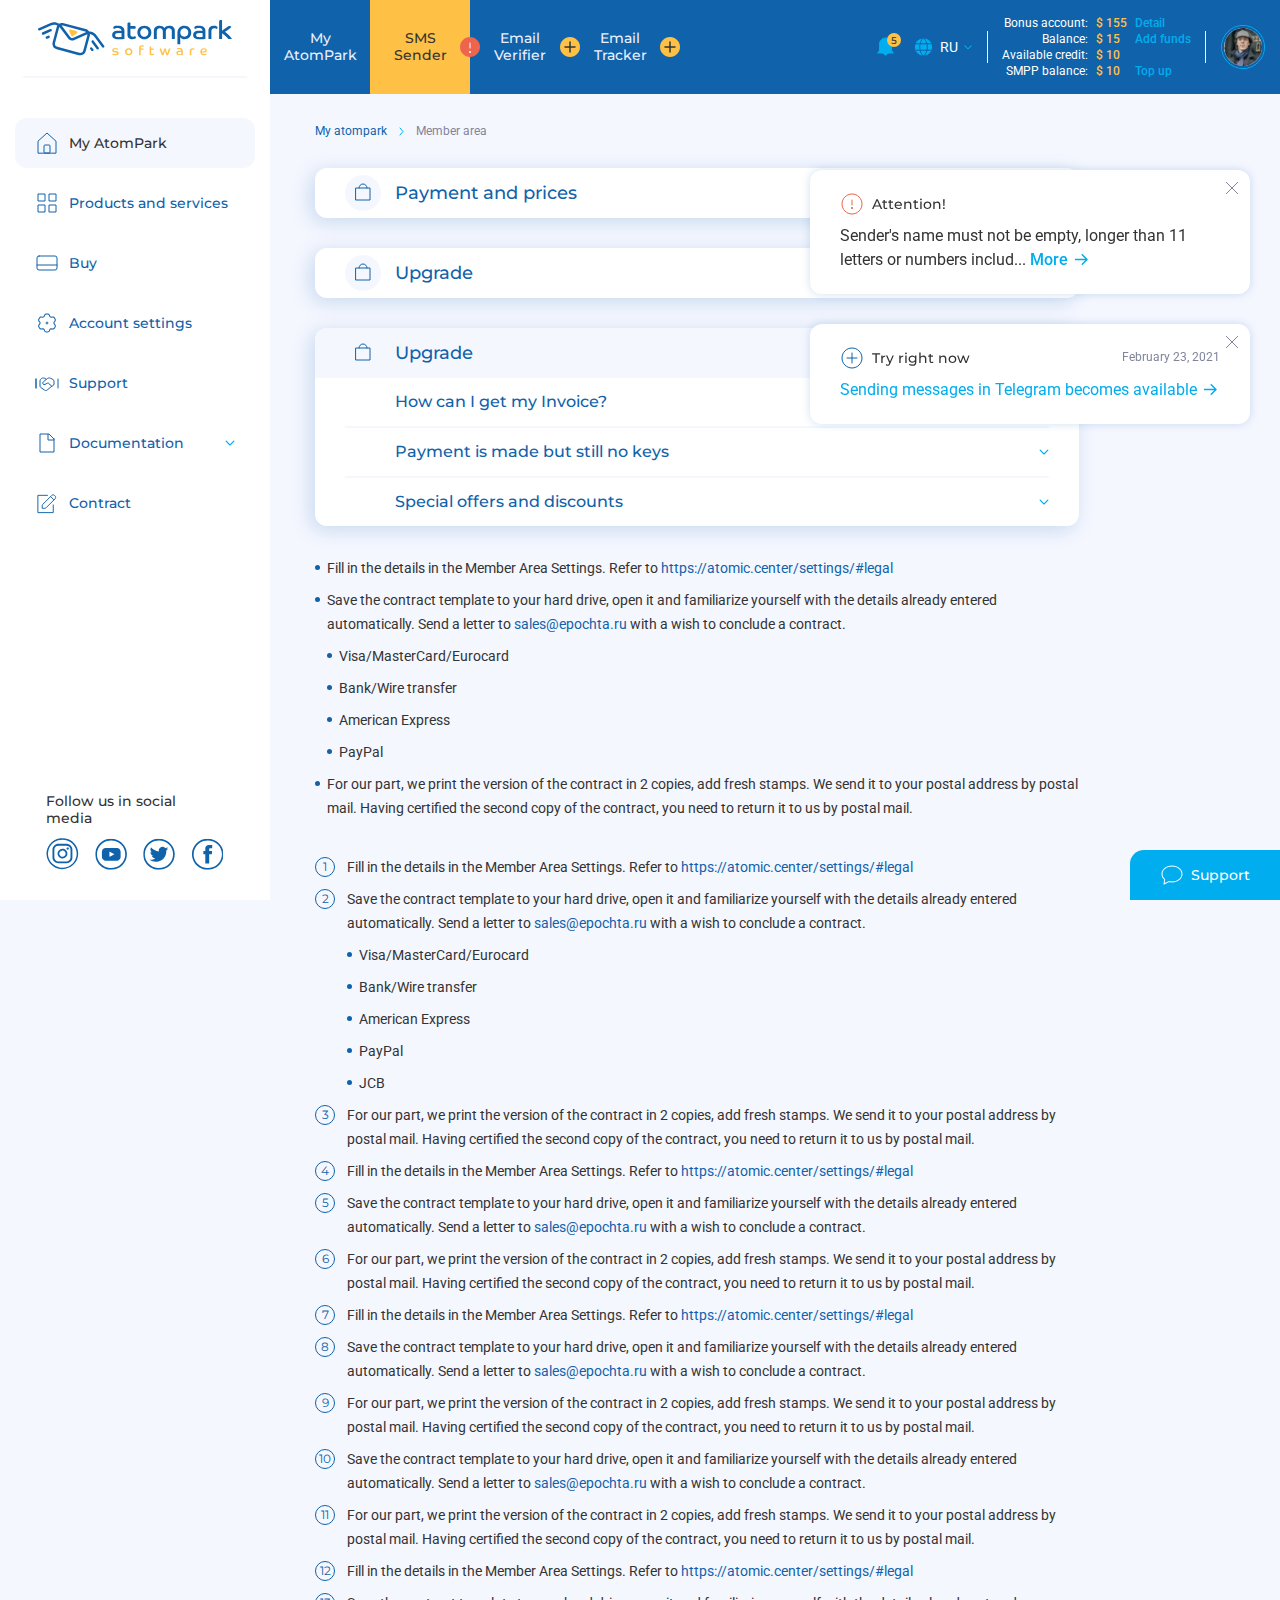
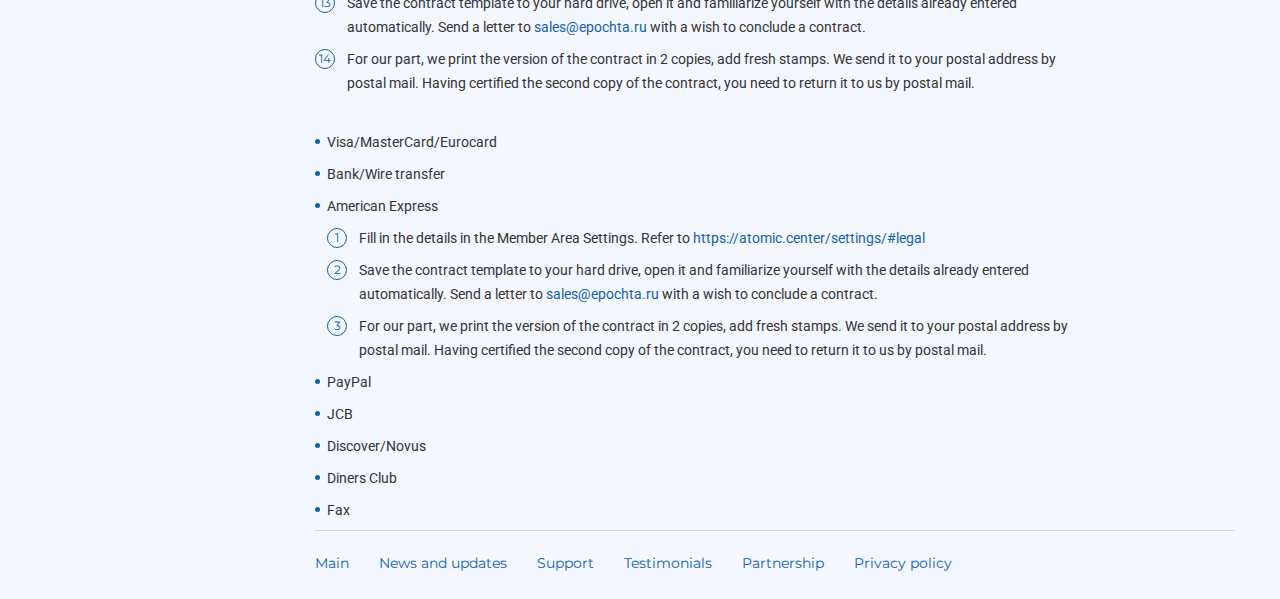
<file: sms-sender.html>
<!doctype html>
<html lang="en">
<head>
  <meta charset="UTF-8">
  <meta name="viewport"
        content="width=device-width, user-scalable=no, initial-scale=1.0, maximum-scale=1.0, minimum-scale=1.0">
  <meta http-equiv="X-UA-Compatible" content="ie=edge">
  <title>SMS Sender</title>
  <meta name="description" content="some text">
  <meta name="keywords" content="some, text">
  <link href="https://fonts.googleapis.com/css2?family=Roboto:wght@400;500;700&display=swap" rel="stylesheet">
  <link href="https://fonts.googleapis.com/css2?family=Montserrat:wght@400;500;600;700&display=swap" rel="stylesheet">
  <link rel="stylesheet" href="assets/css/ui.css">
  <link rel="stylesheet" href="assets/css/style.css">
  <link rel="stylesheet" href="assets/css/home.css">
</head>
<body>
<div class="wrapper">

  <aside class="sidebar">
    <div class="sidebar-mob-close"></div>
    <div class="sidebar-logo">
      <a href="#" class="sidebar-logo__img"><img src="assets/img/general/logo.svg" alt="Atompark"></a>
    </div>
    <div class="sidebar-menu">
      <ul class="sidebar-menu__list">
        <li class="sidebar-menu__list-item sidebar-menu__list-item_active">
          <a href="#" class="sidebar-menu__link">
            <span class="sidebar-menu__link-icon">
              <svg width="24" height="24" viewBox="0 0 24 24" fill="none" xmlns="http://www.w3.org/2000/svg">
                <path d="M3 22.1818V10.1818L12 2L21 10.1818V22.1818H3Z" stroke="#1062AA"/>
                <rect x="9" y="14" width="6" height="8" rx="1" stroke="#1062AA"/>
              </svg>
            </span>
            <span class="sidebar-menu__link-text">My AtomPark</span>
          </a>
        </li>
        <li class="sidebar-menu__list-item">
          <a href="#" class="sidebar-menu__link">
            <span class="sidebar-menu__link-icon">
              <svg width="24" height="24" viewBox="0 0 24 24" fill="none" xmlns="http://www.w3.org/2000/svg">
                <rect x="3" y="3" width="7" height="7" stroke="#1062AA" stroke-linejoin="round"/>
                <rect x="14" y="3" width="7" height="7" stroke="#1062AA" stroke-linejoin="round"/>
                <rect x="3" y="14" width="7" height="7" stroke="#1062AA" stroke-linejoin="round"/>
                <rect x="14" y="14" width="7" height="7" stroke="#1062AA" stroke-linejoin="round"/>
              </svg>
            </span>
            <span class="sidebar-menu__link-text">Products and services</span>
          </a>
        </li>
        <li class="sidebar-menu__list-item">
          <a href="#" class="sidebar-menu__link">
            <span class="sidebar-menu__link-icon">
              <svg width="24" height="24" viewBox="0 0 24 24" fill="none" xmlns="http://www.w3.org/2000/svg">
                <rect x="2" y="5" width="20" height="14" rx="2" stroke="#1062AA" stroke-linecap="round"
                      stroke-linejoin="round"/>
                <path d="M2 14H22" stroke="#1062AA" stroke-linecap="round"/>
              </svg>
            </span>
            <span class="sidebar-menu__link-text">Buy</span>
          </a>
        </li>
        <li class="sidebar-menu__list-item">
          <a href="#" class="sidebar-menu__link">
            <span class="sidebar-menu__link-icon">
              <svg width="24" height="24" viewBox="0 0 24 24" fill="none" xmlns="http://www.w3.org/2000/svg">
                <path
                    d="M9.5438 4.36754L9.06946 4.20943L9.06946 4.20943L9.5438 4.36754ZM9.12827 5.61412L9.33358 6.07003L9.53334 5.98007L9.60261 5.77224L9.12827 5.61412ZM7.90662 6.32071L7.80638 6.81056L8.02137 6.85455L8.19929 6.7261L7.90662 6.32071ZM6.61767 6.05695L6.51743 6.54679L6.61767 6.05695ZM4.48466 7.01634L4.91767 7.26634L4.48466 7.01634ZM3.92618 7.98366L4.35919 8.23366L3.92618 7.98366ZM4.16182 10.3106L4.53592 9.97886H4.53592L4.16182 10.3106ZM5.03471 11.295L5.53223 11.3447L5.55401 11.127L5.40881 10.9632L5.03471 11.295ZM5.03471 12.705L5.40881 13.0368L5.55401 12.873L5.53223 12.6553L5.03471 12.705ZM4.16182 13.6894L3.78772 13.3577H3.78772L4.16182 13.6894ZM3.92618 16.0163L4.35919 15.7663L3.92618 16.0163ZM4.48466 16.9837L4.91767 16.7337L4.48466 16.9837ZM6.61767 17.9431L6.51743 17.4532H6.51743L6.61767 17.9431ZM7.90662 17.6793L8.19929 17.2739L8.02137 17.1454L7.80638 17.1894L7.90662 17.6793ZM9.12827 18.3859L9.60261 18.2278L9.53334 18.0199L9.33358 17.93L9.12827 18.3859ZM9.5438 19.6325L9.06946 19.7906L9.5438 19.6325ZM14.4555 19.6325L13.9812 19.4743L14.4555 19.6325ZM14.871 18.3859L14.6657 17.93L14.466 18.0199L14.3967 18.2278L14.871 18.3859ZM16.0927 17.6793L16.1929 17.1894L15.9779 17.1454L15.8 17.2739L16.0927 17.6793ZM17.3816 17.9431L17.2814 18.4329H17.2814L17.3816 17.9431ZM19.5146 16.9837L19.0816 16.7337L19.5146 16.9837ZM20.0731 16.0163L20.5061 16.2663L20.0731 16.0163ZM19.8375 13.6894L19.4634 14.0211V14.0211L19.8375 13.6894ZM18.9646 12.705L18.4671 12.6553L18.4453 12.873L18.5905 13.0368L18.9646 12.705ZM18.9646 11.295L18.5905 10.9632L18.4453 11.127L18.4671 11.3447L18.9646 11.295ZM19.8375 10.3106L20.2116 10.6423L19.8375 10.3106ZM20.0731 7.98366L19.6401 8.23366L19.6401 8.23366L20.0731 7.98366ZM19.5146 7.01634L19.9476 6.76634V6.76634L19.5146 7.01634ZM17.3816 6.05695L17.2814 5.5671L17.3816 6.05695ZM16.0927 6.32071L15.8 6.7261L15.9779 6.85455L16.1929 6.81056L16.0927 6.32071ZM14.871 5.61412L14.3967 5.77224L14.466 5.98007L14.6657 6.07003L14.871 5.61412ZM14.4555 4.36754L13.9812 4.52566V4.52566L14.4555 4.36754ZM10.0181 4.52566C10.2223 3.91315 10.7955 3.5 11.4412 3.5V2.5C10.3651 2.5 9.40974 3.18858 9.06946 4.20943L10.0181 4.52566ZM9.60261 5.77224L10.0181 4.52566L9.06946 4.20943L8.65393 5.45601L9.60261 5.77224ZM8.19929 6.7261C8.55254 6.47107 8.9323 6.25074 9.33358 6.07003L8.92296 5.15822C8.45957 5.3669 8.02134 5.6212 7.61394 5.91532L8.19929 6.7261ZM6.51743 6.54679L7.80638 6.81056L8.00686 5.83086L6.71791 5.5671L6.51743 6.54679ZM4.91767 7.26634C5.24049 6.7072 5.88489 6.41736 6.51743 6.54679L6.71791 5.5671C5.66368 5.35136 4.58968 5.83443 4.05165 6.76634L4.91767 7.26634ZM4.35919 8.23366L4.91767 7.26634L4.05165 6.76634L3.49316 7.73366L4.35919 8.23366ZM4.53592 9.97886C4.10756 9.49579 4.03637 8.79281 4.35919 8.23366L3.49316 7.73366C2.95513 8.66557 3.07378 9.83721 3.78772 10.6423L4.53592 9.97886ZM5.40881 10.9632L4.53592 9.97886L3.78772 10.6423L4.66061 11.6267L5.40881 10.9632ZM5.49965 12C5.49965 11.7787 5.51069 11.5601 5.53223 11.3447L4.53719 11.2452C4.51235 11.4936 4.49965 11.7454 4.49965 12H5.49965ZM5.53223 12.6553C5.51069 12.4399 5.49965 12.2213 5.49965 12H4.49965C4.49965 12.2546 4.51235 12.5064 4.53719 12.7548L5.53223 12.6553ZM4.53592 14.0211L5.40881 13.0368L4.66061 12.3733L3.78772 13.3577L4.53592 14.0211ZM4.35919 15.7663C4.03637 15.2072 4.10756 14.5042 4.53592 14.0211L3.78772 13.3577C3.07378 14.1628 2.95513 15.3344 3.49316 16.2663L4.35919 15.7663ZM4.91767 16.7337L4.35919 15.7663L3.49316 16.2663L4.05164 17.2337L4.91767 16.7337ZM6.51743 17.4532C5.88489 17.5826 5.24049 17.2928 4.91767 16.7337L4.05164 17.2337C4.58968 18.1656 5.66368 18.6486 6.71791 18.4329L6.51743 17.4532ZM7.80638 17.1894L6.51743 17.4532L6.71791 18.4329L8.00686 18.1691L7.80638 17.1894ZM9.33358 17.93C8.9323 17.7493 8.55254 17.5289 8.19929 17.2739L7.61394 18.0847C8.02134 18.3788 8.45958 18.6331 8.92296 18.8418L9.33358 17.93ZM10.0181 19.4743L9.60261 18.2278L8.65393 18.544L9.06946 19.7906L10.0181 19.4743ZM11.4412 20.5C10.7955 20.5 10.2223 20.0869 10.0181 19.4743L9.06946 19.7906C9.40974 20.8114 10.3651 21.5 11.4412 21.5V20.5ZM12.5581 20.5H11.4412V21.5H12.5581V20.5ZM13.9812 19.4743C13.777 20.0869 13.2038 20.5 12.5581 20.5V21.5C13.6342 21.5 14.5896 20.8114 14.9298 19.7906L13.9812 19.4743ZM14.3967 18.2278L13.9812 19.4743L14.9298 19.7906L15.3454 18.544L14.3967 18.2278ZM15.8 17.2739C15.4468 17.5289 15.067 17.7493 14.6657 17.93L15.0763 18.8418C15.5397 18.6331 15.978 18.3788 16.3853 18.0847L15.8 17.2739ZM17.4819 17.4532L16.1929 17.1894L15.9924 18.1691L17.2814 18.4329L17.4819 17.4532ZM19.0816 16.7337C18.7588 17.2928 18.1144 17.5826 17.4819 17.4532L17.2814 18.4329C18.3356 18.6486 19.4096 18.1656 19.9476 17.2337L19.0816 16.7337ZM19.6401 15.7663L19.0816 16.7337L19.9476 17.2337L20.5061 16.2663L19.6401 15.7663ZM19.4634 14.0211C19.8917 14.5042 19.9629 15.2072 19.6401 15.7663L20.5061 16.2663C21.0442 15.3344 20.9255 14.1628 20.2116 13.3577L19.4634 14.0211ZM18.5905 13.0368L19.4634 14.0211L20.2116 13.3577L19.3387 12.3733L18.5905 13.0368ZM18.4996 12C18.4996 12.2213 18.4886 12.4399 18.4671 12.6553L19.4621 12.7548C19.4869 12.5064 19.4996 12.2546 19.4996 12H18.4996ZM18.4671 11.3447C18.4886 11.5601 18.4996 11.7787 18.4996 12H19.4996C19.4996 11.7454 19.4869 11.4936 19.4621 11.2452L18.4671 11.3447ZM19.4634 9.97886L18.5905 10.9632L19.3387 11.6267L20.2116 10.6423L19.4634 9.97886ZM19.6401 8.23366C19.9629 8.7928 19.8917 9.49579 19.4634 9.97886L20.2116 10.6423C20.9255 9.83721 21.0442 8.66557 20.5061 7.73366L19.6401 8.23366ZM19.0816 7.26634L19.6401 8.23366L20.5061 7.73366L19.9476 6.76634L19.0816 7.26634ZM17.4819 6.54679C18.1144 6.41735 18.7588 6.7072 19.0816 7.26634L19.9476 6.76634C19.4096 5.83443 18.3356 5.35136 17.2814 5.5671L17.4819 6.54679ZM16.1929 6.81056L17.4819 6.54679L17.2814 5.5671L15.9924 5.83086L16.1929 6.81056ZM14.6657 6.07003C15.067 6.25074 15.4468 6.47107 15.8 6.7261L16.3853 5.91532C15.978 5.6212 15.5397 5.3669 15.0763 5.15822L14.6657 6.07003ZM13.9812 4.52566L14.3967 5.77224L15.3454 5.45601L14.9298 4.20943L13.9812 4.52566ZM12.5581 3.5C13.2038 3.5 13.777 3.91315 13.9812 4.52566L14.9298 4.20943C14.5896 3.18858 13.6342 2.5 12.5581 2.5V3.5ZM11.4412 3.5H12.5581V2.5H11.4412V3.5Z"
                    fill="#1062AA"/>
                <path fill-rule="evenodd" clip-rule="evenodd"
                      d="M12 13C12.5523 13 13 12.5523 13 12C13 11.4477 12.5523 11 12 11C11.4477 11 11 11.4477 11 12C11 12.5523 11.4477 13 12 13Z"
                      stroke="#1062AA"/>
              </svg>
            </span>
            <span class="sidebar-menu__link-text">Account settings</span>
          </a>
        </li>
        <li class="sidebar-menu__list-item">
          <a href="#" class="sidebar-menu__link">
            <span class="sidebar-menu__link-icon">
              <svg width="24" height="24" viewBox="0 0 24 24" fill="none" xmlns="http://www.w3.org/2000/svg">
                <path
                    d="M11 8L9.42229 7.21115C9.14458 7.07229 8.83835 7 8.52786 7H7.82843C7.29799 7 6.78929 7.21071 6.41421 7.58579L5.58579 8.41421C5.21071 8.78929 5 9.29799 5 9.82843L5 14.9296C5 15.5983 5.3342 16.2228 5.8906 16.5937L9.75746 19.1716C10.4944 19.663 11.4668 19.611 12.1472 19.044L17 15"
                    stroke="#1062AA"/>
                <path fill-rule="evenodd" clip-rule="evenodd"
                      d="M14.4549 12.9142C13.8515 12.1062 12.741 11.8739 11.8643 12.3721L10.009 13.4266C9.41298 13.7653 8.66412 13.6641 8.17937 13.1794V13.1794C7.54605 12.546 7.59324 11.5056 8.2813 10.9323L12.4437 7.46356C12.8032 7.16403 13.2562 7 13.7241 7H14.5279C14.8384 7 15.1446 7.07229 15.4223 7.21115L17.8944 8.44721C18.572 8.786 19 9.47852 19 10.2361L19 12.9796C19 14.9037 16.5489 15.718 15.3976 14.1764L14.4549 12.9142Z"
                      stroke="#1062AA"/>
                <path d="M1 17V8" stroke="#1062AA" stroke-linecap="round"/>
                <path d="M1 17V8" stroke="#1062AA" stroke-linecap="round"/>
                <path d="M23 17V8" stroke="#1062AA" stroke-linecap="round"/>
              </svg>
            </span>
            <span class="sidebar-menu__link-text">Support</span>
          </a>
        </li>
        <li class="sidebar-menu__list-item">
          <a href="#" class="sidebar-menu__link js-sb-dd">
            <span class="sidebar-menu__link-icon">
             <svg width="24" height="24" viewBox="0 0 24 24" fill="none" xmlns="http://www.w3.org/2000/svg">
                <path d="M13 3V9H19" stroke="#1062AA" stroke-linejoin="round"/>
                <path d="M19 8L14 3L5 3.00002L5 21L19 21L19 8Z" stroke="#1062AA" stroke-linecap="round"
                      stroke-linejoin="round"/>
             </svg>
            </span>
            <span class="sidebar-menu__link-text">Documentation</span>
            <span class="sidebar-menu__link-arrow">
              <svg width="10" height="6" viewBox="0 0 10 6" fill="none" xmlns="http://www.w3.org/2000/svg">
                <path
                    d="M5.42426 5.42426C5.18995 5.65858 4.81005 5.65858 4.57574 5.42426L0.757359 1.60589C0.523045 1.37157 0.523045 0.991674 0.757359 0.757359C0.991674 0.523044 1.37157 0.523044 1.60589 0.757359L5 4.15147L8.39411 0.757359C8.62843 0.523045 9.00833 0.523045 9.24264 0.757359C9.47696 0.991674 9.47696 1.37157 9.24264 1.60589L5.42426 5.42426ZM5.6 4L5.6 5L4.4 5L4.4 4L5.6 4Z"
                    fill="#00ADEE"/>
              </svg>
            </span>
          </a>
          <ul class="sidebar-submenu">
            <li class="sidebar-submenu__item">
              <a href="#" class="sidebar-submenu__link">
                <span class="sidebar-submenu__link-icon">
                  <svg width="14" height="14" viewBox="0 0 14 14" fill="none" xmlns="http://www.w3.org/2000/svg">
                    <path
                        d="M6.49789 5.7H7.45789V11H6.49789V5.7ZM6.97789 4.68C6.79122 4.68 6.63456 4.62 6.50789 4.5C6.38789 4.38 6.32789 4.23333 6.32789 4.06C6.32789 3.88667 6.38789 3.74 6.50789 3.62C6.63456 3.49333 6.79122 3.43 6.97789 3.43C7.16456 3.43 7.31789 3.49 7.43789 3.61C7.56456 3.72333 7.62789 3.86667 7.62789 4.04C7.62789 4.22 7.56456 4.37333 7.43789 4.5C7.31789 4.62 7.16456 4.68 6.97789 4.68Z"
                        fill="#1062AA"/>
                    <path
                        d="M7.11765 12.9999C10.4963 12.9999 13.2353 10.261 13.2353 6.8823C13.2353 3.50361 10.4963 0.764648 7.11765 0.764648C3.73896 0.764648 1 3.50361 1 6.8823C1 10.261 3.73896 12.9999 7.11765 12.9999Z"
                        stroke="#1062AA" stroke-miterlimit="10" stroke-linecap="round" stroke-linejoin="round"/>
                  </svg>
                </span>
                <span class="sidebar-submenu__link-text">Instructions</span>
              </a>
            </li>
            <li class="sidebar-submenu__item">
              <a href="#" class="sidebar-submenu__link">
                <span class="sidebar-submenu__link-icon">
                 <svg width="16" height="16" viewBox="0 0 16 16" fill="none" xmlns="http://www.w3.org/2000/svg">
                  <path
                      d="M2 11.3333V11.8333C1.72386 11.8333 1.5 11.6094 1.5 11.3333H2ZM2 2.66663H1.5C1.5 2.39048 1.72386 2.16663 2 2.16663V2.66663ZM7.33333 11.3333V10.8333C7.43205 10.8333 7.52855 10.8625 7.61068 10.9173L7.33333 11.3333ZM11.3333 14H11.8333C11.8333 14.1844 11.7318 14.3538 11.5693 14.4408C11.4067 14.5278 11.2094 14.5183 11.056 14.416L11.3333 14ZM11.3333 11.3333H10.8333C10.8333 11.0571 11.0572 10.8333 11.3333 10.8333V11.3333ZM14 11.3333H14.5C14.5 11.6094 14.2761 11.8333 14 11.8333V11.3333ZM14 2.66663V2.16663C14.2761 2.16663 14.5 2.39048 14.5 2.66663H14ZM1.5 11.3333V2.66663H2.5V11.3333H1.5ZM7.33333 11.8333L2 11.8333V10.8333L7.33333 10.8333V11.8333ZM11.056 14.416L7.05598 11.7493L7.61068 10.9173L11.6107 13.5839L11.056 14.416ZM11.8333 11.3333V14H10.8333V11.3333H11.8333ZM14 11.8333H11.3333V10.8333H14V11.8333ZM14.5 2.66663V11.3333H13.5V2.66663H14.5ZM2 2.16663H14V3.16663H2V2.16663Z"
                      fill="#1062AA"/>
                 </svg>
                </span>
                <span class="sidebar-submenu__link-text">FAQ</span>
              </a>
            </li>
          </ul>
        </li>
        <li class="sidebar-menu__list-item">
          <a href="#" class="sidebar-menu__link">
            <span class="sidebar-menu__link-icon">
             <svg width="25" height="25" viewBox="0 0 25 25" fill="none" xmlns="http://www.w3.org/2000/svg">
                <path d="M19 14V22H3V4H13" stroke="#1062AA" stroke-linecap="round" stroke-linejoin="round"/>
                <path fill-rule="evenodd" clip-rule="evenodd"
                      d="M17.4608 4.03921C18.2418 3.25817 19.5082 3.25816 20.2892 4.03921L20.9608 4.71079C21.7418 5.49184 21.7418 6.75817 20.9608 7.53921L11.5858 16.9142C11.2107 17.2893 10.702 17.5 10.1716 17.5L7.5 17.5L7.5 14.8284C7.5 14.298 7.71071 13.7893 8.08579 13.4142L17.4608 4.03921Z"
                      stroke="#1062AA"/>
                <path d="M16.25 5.25L19.75 8.75" stroke="#1062AA"/>
             </svg>
            </span>
            <span class="sidebar-menu__link-text">Contract</span>
          </a>
        </li>
      </ul>
    </div>
    <div class="sidebar-socials">
      <div class="sidebar-socials__title">Follow us in social media</div>
      <div class="sidebar-socials__items">
        <a href="#" class="sidebar-socials__item" target="_blank">
          <svg width="33" height="32" viewBox="0 0 33 32" fill="none" xmlns="http://www.w3.org/2000/svg">
            <path
                d="M16.34 31.1636C13.2071 31.1636 10.1446 30.2545 7.53977 28.5514C4.9349 26.8482 2.90465 24.4274 1.70576 21.5952C0.506863 18.7629 0.193178 15.6464 0.804368 12.6397C1.41556 9.63297 2.92417 6.87114 5.13943 4.70342C7.3547 2.53571 10.1771 1.05948 13.2498 0.461409C16.3224 -0.136662 19.5073 0.17029 22.4017 1.34345C25.2961 2.51661 27.77 4.50328 29.5105 7.05224C31.251 9.6012 32.18 12.598 32.18 15.6636C32.1769 19.7735 30.5071 23.7142 27.5372 26.6204C24.5673 29.5265 20.5401 31.1605 16.34 31.1636ZM16.34 1.64385C13.5049 1.64385 10.7335 2.46658 8.37636 4.00796C6.01917 5.54935 4.18206 7.74016 3.09739 10.3033C2.01273 12.8665 1.72923 15.6868 2.28274 18.4076C2.83626 21.1284 4.20194 23.6275 6.20704 25.5888C8.21215 27.5501 10.7666 28.8854 13.5473 29.4259C16.3281 29.9665 19.2102 29.6879 21.8291 28.6255C24.448 27.563 26.6861 25.7645 28.2604 23.4573C29.8346 21.15 30.6743 18.4378 30.6731 15.6636C30.67 11.9453 29.1587 8.38018 26.4713 5.75146C23.7838 3.12274 20.1399 1.64537 16.34 1.64385ZM21.6842 9.37671C21.4532 9.37671 21.2274 9.44375 21.0353 9.56935C20.8432 9.69495 20.6934 9.87347 20.605 10.0823C20.5166 10.2912 20.4935 10.521 20.5386 10.7428C20.5836 10.9645 20.6949 11.1682 20.8583 11.328C21.0216 11.4879 21.2298 11.5968 21.4564 11.6409C21.683 11.685 21.9178 11.6623 22.1313 11.5758C22.3447 11.4893 22.5272 11.3428 22.6555 11.1548C22.7839 10.9669 22.8524 10.7459 22.8524 10.5198C22.8524 10.2166 22.7293 9.92587 22.5103 9.7115C22.2912 9.49714 21.9941 9.37671 21.6842 9.37671ZM16.4743 10.8513C15.5003 10.8513 14.5481 11.134 13.7383 11.6636C12.9284 12.1933 12.2974 12.9461 11.9249 13.8268C11.5524 14.7075 11.4552 15.6766 11.6457 16.6113C11.8361 17.5461 12.3056 18.4046 12.9948 19.0782C13.684 19.7518 14.5619 20.2102 15.5174 20.3954C16.4728 20.5807 17.463 20.4845 18.3626 20.1189C19.2622 19.7534 20.0308 19.135 20.5711 18.3419C21.1114 17.5488 21.3992 16.6167 21.3981 15.6636C21.395 14.3872 20.875 13.1641 19.9522 12.2621C19.0293 11.3601 17.7787 10.8528 16.4743 10.8513ZM16.4743 18.7499C15.8505 18.7499 15.2408 18.5689 14.7221 18.2297C14.2034 17.8906 13.7992 17.4086 13.5604 16.8446C13.3217 16.2807 13.2593 15.6602 13.381 15.0615C13.5027 14.4628 13.803 13.9129 14.2441 13.4812C14.6852 13.0496 15.2472 12.7557 15.859 12.6366C16.4708 12.5175 17.105 12.5786 17.6813 12.8122C18.2576 13.0458 18.7502 13.4414 19.0968 13.9489C19.4433 14.4565 19.6283 15.0532 19.6283 15.6636C19.6283 16.4821 19.296 17.2671 18.7045 17.8459C18.1131 18.4247 17.3108 18.7499 16.4743 18.7499ZM26.4035 11.6628C26.4035 10.1046 25.771 8.61017 24.6449 7.50833C23.5189 6.40648 21.9917 5.78747 20.3993 5.78747H12.4793C10.8863 5.78747 9.35853 6.4063 8.23159 7.50798C7.10465 8.60966 6.47076 10.1041 6.46921 11.6628V19.4186C6.4669 20.1923 6.62066 20.9589 6.92166 21.6744C7.22266 22.3899 7.665 23.0403 8.22332 23.5882C8.78163 24.1361 9.44496 24.5709 10.1753 24.8675C10.9056 25.1641 11.6886 25.3168 12.4793 25.3168H20.3993C21.1898 25.3168 21.9724 25.1641 22.7024 24.8674C23.4324 24.5707 24.0954 24.1359 24.6532 23.5879C25.2111 23.0399 25.6529 22.3895 25.9532 21.674C26.2536 20.9585 26.4066 20.192 26.4035 19.4186V11.6628ZM24.5228 19.4186C24.5228 20.4887 24.0884 21.515 23.3151 22.2718C22.5418 23.0285 21.4929 23.4536 20.3993 23.4536H12.4793C11.3851 23.4536 10.3357 23.0287 9.56145 22.2721C8.78721 21.5155 8.35147 20.4892 8.34992 19.4186V11.6628C8.35147 10.5922 8.78721 9.56585 9.56145 8.8093C10.3357 8.05275 11.3851 7.62781 12.4793 7.62781H20.3993C21.4929 7.62781 22.5418 8.05293 23.3151 8.80965C24.0884 9.56636 24.5228 10.5927 24.5228 11.6628V19.4186Z"
                fill=""/>
          </svg>
        </a>
        <a href="#" class="sidebar-socials__item" target="_blank">
          <svg width="32" height="32" viewBox="0 0 32 32" fill="none" xmlns="http://www.w3.org/2000/svg">
            <g clip-path="url(#clip0)">
              <path
                  d="M16.1179 31.7616C12.9828 31.7639 9.91747 30.8562 7.30976 29.1533C4.70204 27.4504 2.66914 25.0288 1.46829 22.195C0.267446 19.3612 -0.0473765 16.2425 0.563662 13.2335C1.1747 10.2246 2.68414 7.46059 4.90097 5.29134C7.11781 3.12209 9.94241 1.64505 13.0174 1.04713C16.0923 0.449207 19.2794 0.757271 22.1754 1.93234C25.0714 3.10741 27.5461 5.09667 29.2863 7.64842C31.0266 10.2002 31.9542 13.1997 31.9519 16.2675C31.9455 20.3748 30.2752 24.3122 27.3071 27.2166C24.3391 30.1209 20.3154 31.7553 16.1179 31.7616ZM16.1179 2.42799C13.3201 2.42565 10.5845 3.23534 8.25713 4.75462C5.92972 6.2739 4.11509 8.43451 3.04278 10.9631C1.97047 13.4918 1.68867 16.2748 2.23302 18.9602C2.77737 21.6456 4.12341 24.1126 6.10087 26.0493C8.07834 27.986 10.5984 29.3052 13.3422 29.8402C16.086 30.3751 18.9303 30.1018 21.5153 29.0546C24.1004 28.0075 26.3099 26.2337 27.8645 23.9575C29.4191 21.6814 30.2489 19.0052 30.2489 16.2675C30.2457 12.6 28.7563 9.0835 26.1072 6.48911C23.4582 3.89472 19.8658 2.43425 16.1179 2.42799Z"
                  fill=""/>
              <path
                  d="M25.6366 13.9153C25.6366 13.3892 25.5301 12.8684 25.3233 12.3828C25.1165 11.8973 24.8135 11.4567 24.4317 11.0863C24.0499 10.716 23.5969 10.4234 23.0989 10.2253C22.6009 10.0273 22.0677 9.92773 21.5301 9.93241H10.9742C10.4402 9.93241 9.91153 10.0355 9.41839 10.2358C8.92525 10.4361 8.47734 10.7297 8.10035 11.0997C7.72336 11.4697 7.4247 11.9088 7.22147 12.392C7.01824 12.8751 6.91444 13.3928 6.91603 13.9153V18.749C6.91444 19.2715 7.01824 19.7892 7.22147 20.2723C7.4247 20.7555 7.72336 21.1946 8.10035 21.5646C8.47734 21.9346 8.92525 22.2282 9.41839 22.4285C9.91153 22.6288 10.4402 22.7319 10.9742 22.7319H21.5301C22.0677 22.7366 22.6009 22.637 23.0989 22.4389C23.5969 22.2409 24.0499 21.9482 24.4317 21.5779C24.8135 21.2076 25.1165 20.767 25.3233 20.2814C25.5301 19.7959 25.6366 19.2751 25.6366 18.749V13.9153ZM18.9817 16.5744L14.7666 18.8318C14.5854 18.9263 14.4284 18.8318 14.4284 18.5954V13.9625C14.4284 13.7498 14.5975 13.6316 14.7787 13.7262L19.018 16.0899C19.0575 16.1208 19.0881 16.1613 19.1066 16.2074C19.1252 16.2534 19.1311 16.3035 19.1238 16.3525C19.1164 16.4015 19.0961 16.4478 19.0649 16.4867C19.0336 16.5256 18.9924 16.5559 18.9455 16.5744H18.9817Z"
                  fill=""/>
            </g>
            <defs>
              <clipPath id="clip0">
                <rect width="31.68" height="31" fill="white" transform="translate(0.271484 0.761353)"/>
              </clipPath>
            </defs>
          </svg>
        </a>
        <a href="#" class="sidebar-socials__item" target="_blank">
          <svg width="32" height="32" viewBox="0 0 32 32" fill="none" xmlns="http://www.w3.org/2000/svg">
            <g clip-path="url(#clip0)">
              <path
                  d="M15.9624 31.7616C12.8322 31.7639 9.77161 30.8562 7.16794 29.1533C4.56428 27.4504 2.53454 25.0288 1.33555 22.195C0.136575 19.3612 -0.177759 16.2425 0.43233 13.2335C1.04242 10.2246 2.54951 7.46059 4.7629 5.29134C6.97629 3.12209 9.79651 1.64505 12.8667 1.04713C15.9369 0.449207 19.119 0.757271 22.0105 1.93234C24.902 3.10741 27.3728 5.09667 29.1104 7.64842C30.8479 10.2002 31.7741 13.1997 31.7718 16.2675C31.7654 20.3748 30.0977 24.3122 27.1343 27.2166C24.1708 30.1209 20.1533 31.7553 15.9624 31.7616ZM15.9624 2.42799C13.169 2.42565 10.4376 3.23534 8.11384 4.75462C5.79005 6.2739 3.97824 8.43451 2.9076 10.9631C1.83696 13.4918 1.55559 16.2748 2.09909 18.9602C2.6426 21.6456 3.98655 24.1126 5.96094 26.0493C7.93533 27.986 10.4514 29.3052 13.191 29.8402C15.9306 30.3751 18.7705 30.1018 21.3515 29.0546C23.9325 28.0075 26.1386 26.2337 27.6908 23.9575C29.2429 21.6814 30.0714 19.0052 30.0714 16.2675C30.0682 12.6 28.5811 9.0835 25.9362 6.48911C23.2913 3.89472 19.7045 2.43425 15.9624 2.42799Z"
                  fill=""/>
              <path
                  d="M25.0444 10.6062C24.4504 10.8561 23.8264 11.0309 23.1873 11.1262C23.4888 11.1262 23.935 10.5471 24.1038 10.3344C24.3818 10.0057 24.5945 9.6289 24.7309 9.22343C24.7309 9.22343 24.7309 9.15252 24.7309 9.12888C24.7162 9.12058 24.6996 9.11621 24.6826 9.11621C24.6657 9.11621 24.6491 9.12058 24.6344 9.12888C23.9362 9.49222 23.195 9.77007 22.4276 9.95618C22.4042 9.97094 22.377 9.97879 22.3492 9.97879C22.3214 9.97879 22.2942 9.97094 22.2708 9.95618L22.0779 9.76708C21.7591 9.49694 21.3963 9.28121 21.0046 9.12888C20.4859 8.9187 19.9245 8.82968 19.3646 8.86887C18.8215 8.90297 18.2916 9.04788 17.809 9.29434C17.3194 9.54064 16.8888 9.88613 16.5458 10.3079C16.2027 10.7297 15.9551 11.2181 15.8193 11.7408C15.7107 12.2554 15.7107 12.7862 15.8193 13.3008C15.8193 13.3836 15.8193 13.3954 15.7348 13.3836C12.807 13.0963 10.0958 11.7424 8.13767 9.5898C8.05326 9.49526 8.00502 9.49526 7.93267 9.5898C7.53307 10.3032 7.38052 11.1244 7.49795 11.93C7.61538 12.7356 7.99644 13.482 8.58386 14.0572C8.72856 14.1872 8.88533 14.329 9.05416 14.459C8.54194 14.4191 8.0424 14.2827 7.58296 14.0572C7.49854 14.0572 7.45031 14.0572 7.45031 14.1281C7.43264 14.2694 7.43264 14.4123 7.45031 14.5536C7.53977 15.226 7.81036 15.8629 8.23424 16.3988C8.65813 16.9347 9.22001 17.3502 9.86211 17.6028C10.0163 17.6694 10.1783 17.717 10.3445 17.7446C9.86913 17.8188 9.38479 17.8188 8.90945 17.7446C8.80092 17.7446 8.76474 17.7446 8.80092 17.8746C9.04973 18.5056 9.45798 19.0644 9.9874 19.4985C10.5168 19.9326 11.1501 20.2278 11.8277 20.3565H12.2377C11.6507 20.8751 10.9425 21.2445 10.1756 21.432C9.17198 21.7842 8.10192 21.9173 7.0403 21.822C6.87148 21.822 6.8353 21.822 6.78706 21.822C6.73883 21.822 6.78706 21.8929 6.78706 21.9402L7.43825 22.3184C8.09041 22.69 8.78182 22.9912 9.50034 23.2166C11.3726 23.7718 13.3609 23.8348 15.2658 23.3992C17.1707 22.9636 18.9253 22.0447 20.3534 20.7347C21.3793 19.6428 22.1722 18.3611 22.6858 16.9648C23.1994 15.5685 23.4232 14.0857 23.3441 12.6035C23.3441 12.4853 23.4888 12.4263 23.5732 12.3672C24.1349 11.939 24.6304 11.4334 25.0444 10.8662C25.108 10.7809 25.138 10.676 25.1288 10.5707C25.1288 10.5707 25.1288 10.5707 25.0444 10.6062Z"
                  fill=""/>
              <path fill-rule="evenodd" clip-rule="evenodd"
                    d="M12.7793 23.6539C12.7793 23.6539 13.1049 23.6539 12.7793 23.6539C12.7793 23.6414 12.8155 23.6539 12.7793 23.6539Z"
                    fill=""/>
            </g>
            <defs>
              <clipPath id="clip0">
                <rect width="31.6308" height="31" fill="white" transform="translate(0.140625 0.761353)"/>
              </clipPath>
            </defs>
          </svg>
        </a>
        <a href="#" class="sidebar-socials__item" target="_blank">
          <svg width="33" height="32" viewBox="0 0 33 32" fill="none" xmlns="http://www.w3.org/2000/svg">
            <g clip-path="url(#clip0)">
              <path
                  d="M16.7859 31.7616C13.6508 31.7639 10.5854 30.8562 7.97772 29.1533C5.37001 27.4504 3.33711 25.0288 2.13626 22.195C0.935415 19.3612 0.620592 16.2425 1.23163 13.2335C1.84267 10.2246 3.3521 7.46059 5.56894 5.29134C7.78577 3.12209 10.6104 1.64505 13.6853 1.04713C16.7603 0.449207 19.9474 0.757271 22.8434 1.93234C25.7394 3.10741 28.214 5.09667 29.9543 7.64842C31.6946 10.2002 32.6222 13.1997 32.6198 16.2675C32.6134 20.3748 30.9432 24.3122 27.9751 27.2166C25.007 30.1209 20.9833 31.7553 16.7859 31.7616ZM16.7859 2.42799C13.9881 2.42565 11.2525 3.23534 8.9251 4.75462C6.59769 6.2739 4.78306 8.43451 3.71075 10.9631C2.63844 13.4918 2.35664 16.2748 2.90099 18.9602C3.44534 21.6456 4.79138 24.1126 6.76884 26.0493C8.7463 27.986 11.2663 29.3052 14.0102 29.8402C16.754 30.3751 19.5983 30.1018 22.1833 29.0546C24.7683 28.0075 26.9779 26.2337 28.5325 23.9575C30.0871 21.6814 30.9168 19.0052 30.9168 16.2675C30.9137 12.6 29.4242 9.0835 26.7752 6.48911C24.1261 3.89472 20.5338 2.43425 16.7859 2.42799Z"
                  fill=""/>
              <path fill-rule="evenodd" clip-rule="evenodd"
                    d="M14.298 16.3379V25.32C14.298 25.3827 14.3235 25.4428 14.3688 25.4871C14.4141 25.5315 14.4755 25.5564 14.5396 25.5564H17.9455C18.0096 25.5564 18.071 25.5315 18.1163 25.4871C18.1616 25.4428 18.1871 25.3827 18.1871 25.32V16.1843H20.6026C20.6328 16.1859 20.6629 16.1816 20.6914 16.1718C20.7199 16.162 20.7461 16.1467 20.7685 16.127C20.791 16.1072 20.8092 16.0833 20.8222 16.0566C20.8352 16.03 20.8426 16.001 20.8442 15.9715L21.0857 13.2178C21.0874 13.1858 21.0823 13.1538 21.0709 13.1237C21.0595 13.0937 21.042 13.0662 21.0194 13.043C20.9968 13.0198 20.9696 13.0013 20.9395 12.9887C20.9094 12.9761 20.877 12.9696 20.8442 12.9696H18.1871V11.0196C18.1902 10.9109 18.2152 10.8039 18.2606 10.7047C18.306 10.6055 18.3709 10.516 18.4517 10.4414C18.5324 10.3668 18.6274 10.3084 18.7313 10.2698C18.8351 10.2311 18.9456 10.2128 19.0567 10.2159H20.965C20.9961 10.216 21.027 10.2098 21.0557 10.1978C21.0843 10.1857 21.1102 10.1681 21.1317 10.146C21.1531 10.1239 21.1698 10.0977 21.1806 10.0691C21.1914 10.0405 21.1961 10.01 21.1944 9.97955V7.20219C21.1961 7.17172 21.1914 7.14125 21.1806 7.11263C21.1698 7.084 21.1531 7.05783 21.1317 7.03571C21.1102 7.01359 21.0843 6.99599 21.0557 6.98397C21.027 6.97195 20.9961 6.96578 20.965 6.96582H17.716C16.8084 6.96895 15.9391 7.32395 15.2984 7.95307C14.6578 8.58219 14.298 9.43414 14.298 10.3223V12.9696H12.5951C12.531 12.9696 12.4696 12.9945 12.4243 13.0389C12.379 13.0832 12.3535 13.1433 12.3535 13.206V15.9597C12.3535 15.9902 12.3598 16.0204 12.3721 16.0485C12.3843 16.0765 12.4023 16.1018 12.4249 16.1228C12.4475 16.1438 12.4743 16.1601 12.5035 16.1707C12.5328 16.1813 12.5639 16.1859 12.5951 16.1843H14.298V16.3379Z"
                    fill=""/>
            </g>
            <defs>
              <clipPath id="clip0">
                <rect width="31.68" height="31" fill="white" transform="translate(0.939453 0.761353)"/>
              </clipPath>
            </defs>
          </svg>
        </a>
      </div>
    </div>
  </aside>

  <main class="inner">

    <section class="header">
      <div class="header-open-mob">
        <div></div>
        <div></div>
        <div></div>
      </div>
      <ul class="header-menu">
        <li class="header-menu__item">
          <a href="#" class="header-menu__link">My AtomPark</a>
        </li>
        <li class="header-menu__item">
          <a href="#" class="header-menu__link header-menu__link_active">SMS Sender</a>
          <div class="header-menu__hint">
            <div class="header-menu__hint-icon">
              <svg width="24" height="24" viewBox="0 0 24 24" fill="none" xmlns="http://www.w3.org/2000/svg">
                <path fill-rule="evenodd" clip-rule="evenodd"
                      d="M12 17C12.5523 17 13 16.5523 13 16C13 15.4477 12.5523 15 12 15C11.4477 15 11 15.4477 11 16C11 16.5523 11.4477 17 12 17Z"
                      fill="white"/>
                <path fill-rule="evenodd" clip-rule="evenodd"
                      d="M12 22C17.5228 22 22 17.5228 22 12C22 6.47715 17.5228 2 12 2C6.47715 2 2 6.47715 2 12C2 17.5228 6.47715 22 12 22Z"
                      fill="#ED654C"/>
                <path d="M12 8V13" stroke="white" stroke-linecap="round"/>
                <circle cx="12" cy="17" r="1" fill="white"/>
              </svg>
            </div>
            <div class="header-menu__hint-card">
              <div class="header-menu__hint-text">You have run out of free SMS.</div>
              <a href="#" class="header-menu__hint-link">
                <span>Top up balance</span>
                <span class="header-menu__hint-link-icon">
                  <svg width="13" height="12" viewBox="0 0 13 12" fill="none" xmlns="http://www.w3.org/2000/svg">
                    <path fill-rule="evenodd" clip-rule="evenodd"
                          d="M10.1893 6.27293L-2.08633e-07 6.27293L-2.742e-07 4.77293L10.1893 4.77293L6.6967 1.28029C6.40381 0.987393 6.40381 0.51252 6.6967 0.219626C6.98959 -0.0732673 7.46447 -0.0732673 7.75736 0.219626L12.5303 4.9926C12.8232 5.28549 12.8232 5.76036 12.5303 6.05326L7.75736 10.8262C7.46447 11.1191 6.98959 11.1191 6.6967 10.8262C6.40381 10.5333 6.40381 10.0585 6.6967 9.76557L10.1893 6.27293Z"
                          fill="#00ADEE"/>
                  </svg>
                </span>
              </a>
            </div>
          </div>
        </li>
        <li class="header-menu__item">
          <a href="#" class="header-menu__link">Email Verifier</a>
          <div class="header-menu__hint">
            <div class="header-menu__hint-icon">
              <svg width="24" height="24" viewBox="0 0 24 24" fill="none" xmlns="http://www.w3.org/2000/svg">
                <path
                    d="M12 22C17.5228 22 22 17.5228 22 12C22 6.47715 17.5228 2 12 2C6.47715 2 2 6.47715 2 12C2 17.5228 6.47715 22 12 22Z"
                    fill="#FFC145"/>
                <path d="M12 7V17" stroke="#333333" stroke-width="1.5" stroke-linecap="round" stroke-linejoin="round"/>
                <path d="M7 12H17" stroke="#333333" stroke-width="1.5" stroke-linecap="round" stroke-linejoin="round"/>
              </svg>
            </div>
            <div class="header-menu__hint-card">
              <div class="header-menu__hint-text">Checking email addresses validity</div>
              <a href="#" class="header-menu__hint-link">
                <span>Add service</span>
                <span class="header-menu__hint-link-icon">
                  <svg width="13" height="12" viewBox="0 0 13 12" fill="none" xmlns="http://www.w3.org/2000/svg">
                    <path fill-rule="evenodd" clip-rule="evenodd"
                          d="M10.1893 6.27293L-2.08633e-07 6.27293L-2.742e-07 4.77293L10.1893 4.77293L6.6967 1.28029C6.40381 0.987393 6.40381 0.51252 6.6967 0.219626C6.98959 -0.0732673 7.46447 -0.0732673 7.75736 0.219626L12.5303 4.9926C12.8232 5.28549 12.8232 5.76036 12.5303 6.05326L7.75736 10.8262C7.46447 11.1191 6.98959 11.1191 6.6967 10.8262C6.40381 10.5333 6.40381 10.0585 6.6967 9.76557L10.1893 6.27293Z"
                          fill="#00ADEE"/>
                  </svg>
                </span>
              </a>
            </div>
          </div>
        </li>
        <li class="header-menu__item">
          <a href="#" class="header-menu__link">Email Tracker</a>
          <div class="header-menu__hint">
            <div class="header-menu__hint-icon">
              <svg width="24" height="24" viewBox="0 0 24 24" fill="none" xmlns="http://www.w3.org/2000/svg">
                <path
                    d="M12 22C17.5228 22 22 17.5228 22 12C22 6.47715 17.5228 2 12 2C6.47715 2 2 6.47715 2 12C2 17.5228 6.47715 22 12 22Z"
                    fill="#FFC145"/>
                <path d="M12 7V17" stroke="#333333" stroke-width="1.5" stroke-linecap="round" stroke-linejoin="round"/>
                <path d="M7 12H17" stroke="#333333" stroke-width="1.5" stroke-linecap="round" stroke-linejoin="round"/>
              </svg>
            </div>
            <div class="header-menu__hint-card">
              <div class="header-menu__hint-text">Tracking email opens and clicks</div>
              <a href="#" class="header-menu__hint-link">
                <span>Add service</span>
                <span class="header-menu__hint-link-icon">
                  <svg width="13" height="12" viewBox="0 0 13 12" fill="none" xmlns="http://www.w3.org/2000/svg">
                    <path fill-rule="evenodd" clip-rule="evenodd"
                          d="M10.1893 6.27293L-2.08633e-07 6.27293L-2.742e-07 4.77293L10.1893 4.77293L6.6967 1.28029C6.40381 0.987393 6.40381 0.51252 6.6967 0.219626C6.98959 -0.0732673 7.46447 -0.0732673 7.75736 0.219626L12.5303 4.9926C12.8232 5.28549 12.8232 5.76036 12.5303 6.05326L7.75736 10.8262C7.46447 11.1191 6.98959 11.1191 6.6967 10.8262C6.40381 10.5333 6.40381 10.0585 6.6967 9.76557L10.1893 6.27293Z"
                          fill="#00ADEE"/>
                  </svg>
                </span>
              </a>
            </div>
          </div>
        </li>
      </ul>
      <div class="header-mob-info"><div class="btn btn-blue">info</div></div>
      <div class="header-notifications">
        <div class="header-notifications__icon js-dd">
          <svg width="25" height="24" viewBox="0 0 25 24" fill="none" xmlns="http://www.w3.org/2000/svg">
            <path fill-rule="evenodd" clip-rule="evenodd"
                  d="M12.5 3C15.8137 3 18.5 5.68624 18.5 8.99995C18.5 10.9131 18.5 12.8341 18.5 14C18.5 17 20.5 18 20.5 18L4.5 18C4.5 18 6.5 17 6.5 14C6.5 12.8341 6.5 10.9131 6.5 8.99995C6.5 5.68624 9.18629 3 12.5 3Z"
                  fill="#00ADEE" stroke="#00ADEE" stroke-linejoin="round"/>
            <path fill-rule="evenodd" clip-rule="evenodd"
                  d="M10.5 18C10.5 19.1046 11.3954 20 12.5 20C13.6046 20 14.5 19.1046 14.5 18" fill="#00ADEE"/>
            <path d="M10.5 18C10.5 19.1046 11.3954 20 12.5 20C13.6046 20 14.5 19.1046 14.5 18" stroke="#00ADEE"/>
          </svg>
          <div class="header-notifications__count">5</div>
        </div>
        <div class="header-notifications__list js-dd-content">
          <div class="header-notifications__list-title">Notification</div>
          <a href="#" class="header-notifications__list-item">Meet the updated Atomic Mail Sender 9.55</a>
          <a href="#" class="header-notifications__list-item">Sending messages in Telegram becomes available</a>
          <a href="#" class="header-notifications__list-item">AtomPark Software is launching a loyalty program for SMS
            service users</a>
          <a href="#" class="header-notifications__list-item">Meet the updated version of Atomic Email Studio!</a>
        </div>
      </div>
      <div class="header-lang">
        <div class="header-lang__switch js-dd">
          <div class="header-lang__switch-icon">
            <svg width="21" height="20" viewBox="0 0 21 20" fill="none" xmlns="http://www.w3.org/2000/svg">
              <circle r="9.18606" transform="matrix(-1 0 0 1 10.4995 10.001)" fill="#00ADEE" stroke="#1062AA"/>
              <path
                  d="M10.498 0.853027C10.498 0.853027 6.73125 3.5436 6.73125 10.001C6.73125 15.9202 10.498 19.1489 10.498 19.1489"
                  stroke="#1062AA"/>
              <path
                  d="M10.498 19.1489C10.498 19.1489 14.2648 16.4584 14.2648 10.001C14.2648 4.08173 10.498 0.853039 10.498 0.853039"
                  stroke="#1062AA"/>
              <path d="M1.88672 6.77222L19.1064 6.77222" stroke="#1062AA"/>
              <path d="M2.42773 13.2295L18.5712 13.2295" stroke="#1062AA"/>
            </svg>
          </div>
          <div class="header-lang__switch-text">RU</div>
          <div class="header-lang__switch-arrow">
            <svg width="8" height="5" viewBox="0 0 8 5" fill="none" xmlns="http://www.w3.org/2000/svg">
              <path
                  d="M4.35355 4.35355C4.15829 4.54882 3.84171 4.54882 3.64645 4.35355L0.464466 1.17157C0.269204 0.976311 0.269204 0.659728 0.464466 0.464466C0.659728 0.269204 0.976311 0.269204 1.17157 0.464466L4 3.29289L6.82843 0.464466C7.02369 0.269204 7.34027 0.269204 7.53553 0.464466C7.7308 0.659728 7.7308 0.976311 7.53553 1.17157L4.35355 4.35355ZM4.5 3L4.5 4L3.5 4L3.5 3L4.5 3Z"
                  fill="#00ADEE"/>
            </svg>
          </div>
        </div>
        <div class="header-lang__select js-dd-content">
          <div class="header-lang__item">
            <a href="#" class="header-lang__link">Русский</a>
          </div>
          <div class="header-lang__item">
            <a class="header-lang__link header-lang__link_current">English</a>
          </div>
        </div>
      </div>
      <div class="header-state">
        <div class="header-state__table">
          <div class="header-state__table-row">
            <div class="header-state__table-cell">
              <div class="header-state__label">Bonus account:</div>
            </div>
            <div class="header-state__table-cell">
              <div class="header-state__value">$ 155</div>
            </div>
            <div class="header-state__table-cell"><a href="#" class="header-state__link">Detail</a></div>
          </div>
          <div class="header-state__table-row">
            <div class="header-state__table-cell">
              <div class="header-state__label">Balance:</div>
            </div>
            <div class="header-state__table-cell">
              <div class="header-state__value">$ 15</div>
            </div>
            <div class="header-state__table-cell"><a href="#" class="header-state__link">Add funds</a></div>
          </div>
          <div class="header-state__table-row">
            <div class="header-state__table-cell">
              <div class="header-state__label">Available credit:</div>
            </div>
            <div class="header-state__table-cell">
              <div class="header-state__value">$ 10</div>
            </div>
          </div>
          <div class="header-state__table-row">
            <div class="header-state__table-cell">
              <div class="header-state__label">SMPP balance:</div>
            </div>
            <div class="header-state__table-cell">
              <div class="header-state__value">$ 10</div>
            </div>
            <div class="header-state__table-cell"><a href="#" class="header-state__link">Top up</a></div>
          </div>
        </div>
      </div>
      <div class="header-user">
        <div class="header-user-profile__avatar js-dd"><img src="assets/img/general/header-user-avatar.jpg" alt="uname">
        </div>
        <div class="header-user-menu js-dd-content">
          <div class="header-user-menu__items">
            <div class="header-user-menu__item">
              <a href="#" class="header-user-menu__link">My tickets</a>
              <div class="header-user-menu__icon">
                <svg width="24" height="24" viewBox="0 0 24 24" fill="none" xmlns="http://www.w3.org/2000/svg">
                  <path
                      d="M11 8L9.42229 7.21115C9.14458 7.07229 8.83835 7 8.52786 7H7.82843C7.29799 7 6.78929 7.21071 6.41421 7.58579L5.58579 8.41421C5.21071 8.78929 5 9.29799 5 9.82843L5 14.9296C5 15.5983 5.3342 16.2228 5.8906 16.5937L9.75746 19.1716C10.4944 19.663 11.4668 19.611 12.1472 19.044L17 15"
                      stroke="#1062AA"/>
                  <path fill-rule="evenodd" clip-rule="evenodd"
                        d="M14.4549 12.9142C13.8515 12.1062 12.741 11.8739 11.8643 12.3721L10.009 13.4266C9.41298 13.7653 8.66412 13.6641 8.17937 13.1794V13.1794C7.54605 12.546 7.59324 11.5056 8.2813 10.9323L12.4437 7.46356C12.8032 7.16403 13.2562 7 13.7241 7H14.5279C14.8384 7 15.1446 7.07229 15.4223 7.21115L17.8944 8.44721C18.572 8.786 19 9.47852 19 10.2361L19 12.9796C19 14.9037 16.5489 15.718 15.3976 14.1764L14.4549 12.9142Z"
                        stroke="#1062AA"/>
                  <path d="M1 17V8" stroke="#1062AA" stroke-linecap="round"/>
                  <path d="M1 17V8" stroke="#1062AA" stroke-linecap="round"/>
                  <path d="M23 17V8" stroke="#1062AA" stroke-linecap="round"/>
                </svg>
              </div>
            </div>
            <div class="header-user-menu__item">
              <a href="#" class="header-user-menu__link">Account Settings</a>
              <div class="header-user-menu__icon">
                <svg width="24" height="24" viewBox="0 0 24 24" fill="none" xmlns="http://www.w3.org/2000/svg">
                  <path
                      d="M9.5438 4.36754L9.06946 4.20943L9.06946 4.20943L9.5438 4.36754ZM9.12827 5.61412L9.33358 6.07003L9.53334 5.98007L9.60261 5.77224L9.12827 5.61412ZM7.90662 6.32071L7.80638 6.81056L8.02137 6.85455L8.19929 6.7261L7.90662 6.32071ZM6.61767 6.05695L6.51743 6.54679L6.61767 6.05695ZM4.48466 7.01634L4.91767 7.26634L4.48466 7.01634ZM3.92618 7.98366L4.35919 8.23366L3.92618 7.98366ZM4.16182 10.3106L4.53592 9.97886H4.53592L4.16182 10.3106ZM5.03471 11.295L5.53223 11.3447L5.55401 11.127L5.40881 10.9632L5.03471 11.295ZM5.03471 12.705L5.40881 13.0368L5.55401 12.873L5.53223 12.6553L5.03471 12.705ZM4.16182 13.6894L3.78772 13.3577H3.78772L4.16182 13.6894ZM3.92618 16.0163L4.35919 15.7663L3.92618 16.0163ZM4.48466 16.9837L4.91767 16.7337L4.48466 16.9837ZM6.61767 17.9431L6.51743 17.4532H6.51743L6.61767 17.9431ZM7.90662 17.6793L8.19929 17.2739L8.02137 17.1454L7.80638 17.1894L7.90662 17.6793ZM9.12827 18.3859L9.60261 18.2278L9.53334 18.0199L9.33358 17.93L9.12827 18.3859ZM9.5438 19.6325L9.06946 19.7906L9.5438 19.6325ZM14.4555 19.6325L13.9812 19.4743L14.4555 19.6325ZM14.871 18.3859L14.6657 17.93L14.466 18.0199L14.3967 18.2278L14.871 18.3859ZM16.0927 17.6793L16.1929 17.1894L15.9779 17.1454L15.8 17.2739L16.0927 17.6793ZM17.3816 17.9431L17.2814 18.4329H17.2814L17.3816 17.9431ZM19.5146 16.9837L19.0816 16.7337L19.5146 16.9837ZM20.0731 16.0163L20.5061 16.2663L20.0731 16.0163ZM19.8375 13.6894L19.4634 14.0211V14.0211L19.8375 13.6894ZM18.9646 12.705L18.4671 12.6553L18.4453 12.873L18.5905 13.0368L18.9646 12.705ZM18.9646 11.295L18.5905 10.9632L18.4453 11.127L18.4671 11.3447L18.9646 11.295ZM19.8375 10.3106L20.2116 10.6423L19.8375 10.3106ZM20.0731 7.98366L19.6401 8.23366L19.6401 8.23366L20.0731 7.98366ZM19.5146 7.01634L19.9476 6.76634V6.76634L19.5146 7.01634ZM17.3816 6.05695L17.2814 5.5671L17.3816 6.05695ZM16.0927 6.32071L15.8 6.7261L15.9779 6.85455L16.1929 6.81056L16.0927 6.32071ZM14.871 5.61412L14.3967 5.77224L14.466 5.98007L14.6657 6.07003L14.871 5.61412ZM14.4555 4.36754L13.9812 4.52566V4.52566L14.4555 4.36754ZM10.0181 4.52566C10.2223 3.91315 10.7955 3.5 11.4412 3.5V2.5C10.3651 2.5 9.40974 3.18858 9.06946 4.20943L10.0181 4.52566ZM9.60261 5.77224L10.0181 4.52566L9.06946 4.20943L8.65393 5.45601L9.60261 5.77224ZM8.19929 6.7261C8.55254 6.47107 8.9323 6.25074 9.33358 6.07003L8.92296 5.15822C8.45957 5.3669 8.02134 5.6212 7.61394 5.91532L8.19929 6.7261ZM6.51743 6.54679L7.80638 6.81056L8.00686 5.83086L6.71791 5.5671L6.51743 6.54679ZM4.91767 7.26634C5.24049 6.7072 5.88489 6.41736 6.51743 6.54679L6.71791 5.5671C5.66368 5.35136 4.58968 5.83443 4.05165 6.76634L4.91767 7.26634ZM4.35919 8.23366L4.91767 7.26634L4.05165 6.76634L3.49316 7.73366L4.35919 8.23366ZM4.53592 9.97886C4.10756 9.49579 4.03637 8.79281 4.35919 8.23366L3.49316 7.73366C2.95513 8.66557 3.07378 9.83721 3.78772 10.6423L4.53592 9.97886ZM5.40881 10.9632L4.53592 9.97886L3.78772 10.6423L4.66061 11.6267L5.40881 10.9632ZM5.49965 12C5.49965 11.7787 5.51069 11.5601 5.53223 11.3447L4.53719 11.2452C4.51235 11.4936 4.49965 11.7454 4.49965 12H5.49965ZM5.53223 12.6553C5.51069 12.4399 5.49965 12.2213 5.49965 12H4.49965C4.49965 12.2546 4.51235 12.5064 4.53719 12.7548L5.53223 12.6553ZM4.53592 14.0211L5.40881 13.0368L4.66061 12.3733L3.78772 13.3577L4.53592 14.0211ZM4.35919 15.7663C4.03637 15.2072 4.10756 14.5042 4.53592 14.0211L3.78772 13.3577C3.07378 14.1628 2.95513 15.3344 3.49316 16.2663L4.35919 15.7663ZM4.91767 16.7337L4.35919 15.7663L3.49316 16.2663L4.05164 17.2337L4.91767 16.7337ZM6.51743 17.4532C5.88489 17.5826 5.24049 17.2928 4.91767 16.7337L4.05164 17.2337C4.58968 18.1656 5.66368 18.6486 6.71791 18.4329L6.51743 17.4532ZM7.80638 17.1894L6.51743 17.4532L6.71791 18.4329L8.00686 18.1691L7.80638 17.1894ZM9.33358 17.93C8.9323 17.7493 8.55254 17.5289 8.19929 17.2739L7.61394 18.0847C8.02134 18.3788 8.45958 18.6331 8.92296 18.8418L9.33358 17.93ZM10.0181 19.4743L9.60261 18.2278L8.65393 18.544L9.06946 19.7906L10.0181 19.4743ZM11.4412 20.5C10.7955 20.5 10.2223 20.0869 10.0181 19.4743L9.06946 19.7906C9.40974 20.8114 10.3651 21.5 11.4412 21.5V20.5ZM12.5581 20.5H11.4412V21.5H12.5581V20.5ZM13.9812 19.4743C13.777 20.0869 13.2038 20.5 12.5581 20.5V21.5C13.6342 21.5 14.5896 20.8114 14.9298 19.7906L13.9812 19.4743ZM14.3967 18.2278L13.9812 19.4743L14.9298 19.7906L15.3454 18.544L14.3967 18.2278ZM15.8 17.2739C15.4468 17.5289 15.067 17.7493 14.6657 17.93L15.0763 18.8418C15.5397 18.6331 15.978 18.3788 16.3853 18.0847L15.8 17.2739ZM17.4819 17.4532L16.1929 17.1894L15.9924 18.1691L17.2814 18.4329L17.4819 17.4532ZM19.0816 16.7337C18.7588 17.2928 18.1144 17.5826 17.4819 17.4532L17.2814 18.4329C18.3356 18.6486 19.4096 18.1656 19.9476 17.2337L19.0816 16.7337ZM19.6401 15.7663L19.0816 16.7337L19.9476 17.2337L20.5061 16.2663L19.6401 15.7663ZM19.4634 14.0211C19.8917 14.5042 19.9629 15.2072 19.6401 15.7663L20.5061 16.2663C21.0442 15.3344 20.9255 14.1628 20.2116 13.3577L19.4634 14.0211ZM18.5905 13.0368L19.4634 14.0211L20.2116 13.3577L19.3387 12.3733L18.5905 13.0368ZM18.4996 12C18.4996 12.2213 18.4886 12.4399 18.4671 12.6553L19.4621 12.7548C19.4869 12.5064 19.4996 12.2546 19.4996 12H18.4996ZM18.4671 11.3447C18.4886 11.5601 18.4996 11.7787 18.4996 12H19.4996C19.4996 11.7454 19.4869 11.4936 19.4621 11.2452L18.4671 11.3447ZM19.4634 9.97886L18.5905 10.9632L19.3387 11.6267L20.2116 10.6423L19.4634 9.97886ZM19.6401 8.23366C19.9629 8.7928 19.8917 9.49579 19.4634 9.97886L20.2116 10.6423C20.9255 9.83721 21.0442 8.66557 20.5061 7.73366L19.6401 8.23366ZM19.0816 7.26634L19.6401 8.23366L20.5061 7.73366L19.9476 6.76634L19.0816 7.26634ZM17.4819 6.54679C18.1144 6.41735 18.7588 6.7072 19.0816 7.26634L19.9476 6.76634C19.4096 5.83443 18.3356 5.35136 17.2814 5.5671L17.4819 6.54679ZM16.1929 6.81056L17.4819 6.54679L17.2814 5.5671L15.9924 5.83086L16.1929 6.81056ZM14.6657 6.07003C15.067 6.25074 15.4468 6.47107 15.8 6.7261L16.3853 5.91532C15.978 5.6212 15.5397 5.3669 15.0763 5.15822L14.6657 6.07003ZM13.9812 4.52566L14.3967 5.77224L15.3454 5.45601L14.9298 4.20943L13.9812 4.52566ZM12.5581 3.5C13.2038 3.5 13.777 3.91315 13.9812 4.52566L14.9298 4.20943C14.5896 3.18858 13.6342 2.5 12.5581 2.5V3.5ZM11.4412 3.5H12.5581V2.5H11.4412V3.5Z"
                      fill="#1062AA"/>
                  <path fill-rule="evenodd" clip-rule="evenodd"
                        d="M12 13C12.5523 13 13 12.5523 13 12C13 11.4477 12.5523 11 12 11C11.4477 11 11 11.4477 11 12C11 12.5523 11.4477 13 12 13Z"
                        stroke="#1062AA"/>
                </svg>
              </div>
            </div>
            <div class="header-user-menu__item">
              <a href="#" class="header-user-menu__link">Payments</a>
              <div class="header-user-menu__icon">
                <svg width="24" height="24" viewBox="0 0 24 24" fill="none" xmlns="http://www.w3.org/2000/svg">
                  <path d="M12 5V7" stroke="#1062AA" stroke-linecap="round"/>
                  <path d="M12 17V19" stroke="#1062AA" stroke-linecap="round"/>
                  <path
                      d="M15 8.66667C15 8.66667 14.5714 7 12 7C9.42857 7 9 8.63043 9 9.5C9 12.9503 15 11.1375 15 14.5C15 15.3696 14.5714 17 12 17C9.42857 17 9 15.3333 9 15.3333"
                      stroke="#1062AA" stroke-linecap="round"/>
                  <circle cx="12" cy="12" r="9" stroke="#1062AA"/>
                </svg>
              </div>
            </div>
            <div class="header-user-menu__item">
              <a href="#" class="header-user-menu__link">Log out</a>
              <div class="header-user-menu__icon">
                <svg width="24" height="24" viewBox="0 0 24 24" fill="none" xmlns="http://www.w3.org/2000/svg">
                  <path d="M12 2V11" stroke="#1062AA" stroke-linecap="round"/>
                  <path
                      d="M18.364 5.63599C21.8787 9.1507 21.8787 14.8492 18.364 18.3639C14.8492 21.8786 9.15076 21.8786 5.63604 18.3639C2.12132 14.8492 2.12132 9.1507 5.63604 5.63599"
                      stroke="#1062AA" stroke-linecap="round"/>
                </svg>
              </div>
            </div>
          </div>
        </div>
      </div>
    </section>

    <section class="content">
      <ul class="breadcrumbs">
        <li class="breadcrumbs__item"><a href="#" class="breadcrumbs__link">My atompark</a></li>
        <li class="breadcrumbs__item"><span class="breadcrumbs__current">Member area</span></li>
      </ul>
      <div class="container">

        <div class="accordion typography">
          <div class="accordion__head js-acc-toggle">
            <div class="accordion__icon">
              <svg width="24" height="24" viewBox="0 0 24 24" fill="none" xmlns="http://www.w3.org/2000/svg">
                <rect x="5" y="7" width="14" height="12" stroke="#1062AA" stroke-linecap="round" stroke-linejoin="round"/>
                <path d="M8 7C8 4.79086 9.79086 3 12 3C14.2091 3 16 4.79086 16 7" stroke="#1062AA" stroke-linecap="round" stroke-linejoin="round"/>
              </svg>
            </div>
            <h4 class="accordion__title fw-m">Payment and prices</h4>
            <div class="accordion__arrow">
              <svg width="10" height="6" viewBox="0 0 10 6" fill="none" xmlns="http://www.w3.org/2000/svg">
                <path d="M5.42426 5.42426C5.18995 5.65858 4.81005 5.65858 4.57574 5.42426L0.757359 1.60589C0.523045 1.37157 0.523045 0.991674 0.757359 0.757359C0.991674 0.523044 1.37157 0.523044 1.60589 0.757359L5 4.15147L8.39411 0.757359C8.62843 0.523045 9.00833 0.523045 9.24264 0.757359C9.47696 0.991674 9.47696 1.37157 9.24264 1.60589L5.42426 5.42426ZM5.6 4L5.6 5L4.4 5L4.4 4L5.6 4Z" fill="#00ADEE"/>
              </svg>
            </div>
          </div>
          <div class="accordion__body js-acc-body">
            <div class="accordion-item">
              <div class="accordion-item__head">
                <h5 class="accordion__title fw-m">How can I get my Invoice?</h5>
                <div class="accordion__arrow">
                  <svg width="10" height="6" viewBox="0 0 10 6" fill="none" xmlns="http://www.w3.org/2000/svg">
                    <path d="M5.42426 5.42426C5.18995 5.65858 4.81005 5.65858 4.57574 5.42426L0.757359 1.60589C0.523045 1.37157 0.523045 0.991674 0.757359 0.757359C0.991674 0.523044 1.37157 0.523044 1.60589 0.757359L5 4.15147L8.39411 0.757359C8.62843 0.523045 9.00833 0.523045 9.24264 0.757359C9.47696 0.991674 9.47696 1.37157 9.24264 1.60589L5.42426 5.42426ZM5.6 4L5.6 5L4.4 5L4.4 4L5.6 4Z" fill="#00ADEE"/>
                  </svg>
                </div>
              </div>
              <div class="accordion-item__body">
                You can choose from the following payment options:
                <ul>
                  <li>Visa/MasterCard/Eurocard</li>
                  <li>Bank/Wire transfer</li>
                  <li>American Express</li>
                  <li>PayPal</li>
                  <li>JCВ</li>
                  <li>Discover/Novus</li>
                  <li>Diners Club</li>
                  <li>Fax</li>
                </ul>
              </div>
            </div>
            <div class="accordion-item">
              <div class="accordion-item__head">
                <h5 class="accordion__title fw-m">Payment is made but still no keys</h5>
                <div class="accordion__arrow">
                  <svg width="10" height="6" viewBox="0 0 10 6" fill="none" xmlns="http://www.w3.org/2000/svg">
                    <path d="M5.42426 5.42426C5.18995 5.65858 4.81005 5.65858 4.57574 5.42426L0.757359 1.60589C0.523045 1.37157 0.523045 0.991674 0.757359 0.757359C0.991674 0.523044 1.37157 0.523044 1.60589 0.757359L5 4.15147L8.39411 0.757359C8.62843 0.523045 9.00833 0.523045 9.24264 0.757359C9.47696 0.991674 9.47696 1.37157 9.24264 1.60589L5.42426 5.42426ZM5.6 4L5.6 5L4.4 5L4.4 4L5.6 4Z" fill="#00ADEE"/>
                  </svg>
                </div>
              </div>
              <div class="accordion-item__body">
                You can choose from the following payment options:
                <ul>
                  <li>Visa/MasterCard/Eurocard</li>
                  <li>Bank/Wire transfer</li>
                  <li>American Express</li>
                  <li>PayPal</li>
                  <li>JCВ</li>
                  <li>Discover/Novus</li>
                  <li>Diners Club</li>
                  <li>Fax</li>
                </ul>
              </div>
            </div>
            <div class="accordion-item">
              <div class="accordion-item__head">
                <h5 class="accordion__title fw-m">Special offers and discounts</h5>
                <div class="accordion__arrow">
                  <svg width="10" height="6" viewBox="0 0 10 6" fill="none" xmlns="http://www.w3.org/2000/svg">
                    <path d="M5.42426 5.42426C5.18995 5.65858 4.81005 5.65858 4.57574 5.42426L0.757359 1.60589C0.523045 1.37157 0.523045 0.991674 0.757359 0.757359C0.991674 0.523044 1.37157 0.523044 1.60589 0.757359L5 4.15147L8.39411 0.757359C8.62843 0.523045 9.00833 0.523045 9.24264 0.757359C9.47696 0.991674 9.47696 1.37157 9.24264 1.60589L5.42426 5.42426ZM5.6 4L5.6 5L4.4 5L4.4 4L5.6 4Z" fill="#00ADEE"/>
                  </svg>
                </div>
              </div>
              <div class="accordion-item__body">
                You can choose from the following payment options:
                <ul>
                  <li>Visa/MasterCard/Eurocard</li>
                  <li>Bank/Wire transfer</li>
                  <li>American Express</li>
                  <li>PayPal</li>
                  <li>JCВ</li>
                  <li>Discover/Novus</li>
                  <li>Diners Club</li>
                  <li>Fax</li>
                </ul>
              </div>
            </div>
          </div>
        </div>
        <div class="accordion typography">
          <div class="accordion__head js-acc-toggle">
            <div class="accordion__icon">
              <svg width="24" height="24" viewBox="0 0 24 24" fill="none" xmlns="http://www.w3.org/2000/svg">
                <rect x="5" y="7" width="14" height="12" stroke="#1062AA" stroke-linecap="round" stroke-linejoin="round"/>
                <path d="M8 7C8 4.79086 9.79086 3 12 3C14.2091 3 16 4.79086 16 7" stroke="#1062AA" stroke-linecap="round" stroke-linejoin="round"/>
              </svg>
            </div>
            <h4 class="accordion__title fw-m">Upgrade</h4>
            <div class="accordion__arrow">
              <svg width="10" height="6" viewBox="0 0 10 6" fill="none" xmlns="http://www.w3.org/2000/svg">
                <path d="M5.42426 5.42426C5.18995 5.65858 4.81005 5.65858 4.57574 5.42426L0.757359 1.60589C0.523045 1.37157 0.523045 0.991674 0.757359 0.757359C0.991674 0.523044 1.37157 0.523044 1.60589 0.757359L5 4.15147L8.39411 0.757359C8.62843 0.523045 9.00833 0.523045 9.24264 0.757359C9.47696 0.991674 9.47696 1.37157 9.24264 1.60589L5.42426 5.42426ZM5.6 4L5.6 5L4.4 5L4.4 4L5.6 4Z" fill="#00ADEE"/>
              </svg>
            </div>
          </div>
          <div class="accordion__body js-acc-body">
            <div class="accordion-item">
              <div class="accordion-item__head">
                <h5 class="accordion__title fw-m">How can I get my Invoice?</h5>
                <div class="accordion__arrow">
                  <svg width="10" height="6" viewBox="0 0 10 6" fill="none" xmlns="http://www.w3.org/2000/svg">
                    <path d="M5.42426 5.42426C5.18995 5.65858 4.81005 5.65858 4.57574 5.42426L0.757359 1.60589C0.523045 1.37157 0.523045 0.991674 0.757359 0.757359C0.991674 0.523044 1.37157 0.523044 1.60589 0.757359L5 4.15147L8.39411 0.757359C8.62843 0.523045 9.00833 0.523045 9.24264 0.757359C9.47696 0.991674 9.47696 1.37157 9.24264 1.60589L5.42426 5.42426ZM5.6 4L5.6 5L4.4 5L4.4 4L5.6 4Z" fill="#00ADEE"/>
                  </svg>
                </div>
              </div>
              <div class="accordion-item__body">
                You can choose from the following payment options:
                <ul>
                  <li>Visa/MasterCard/Eurocard</li>
                  <li>Bank/Wire transfer</li>
                  <li>American Express</li>
                  <li>PayPal</li>
                  <li>JCВ</li>
                  <li>Discover/Novus</li>
                  <li>Diners Club</li>
                  <li>Fax</li>
                </ul>
              </div>
            </div>
            <div class="accordion-item">
              <div class="accordion-item__head">
                <h5 class="accordion__title fw-m">Payment is made but still no keys</h5>
                <div class="accordion__arrow">
                  <svg width="10" height="6" viewBox="0 0 10 6" fill="none" xmlns="http://www.w3.org/2000/svg">
                    <path d="M5.42426 5.42426C5.18995 5.65858 4.81005 5.65858 4.57574 5.42426L0.757359 1.60589C0.523045 1.37157 0.523045 0.991674 0.757359 0.757359C0.991674 0.523044 1.37157 0.523044 1.60589 0.757359L5 4.15147L8.39411 0.757359C8.62843 0.523045 9.00833 0.523045 9.24264 0.757359C9.47696 0.991674 9.47696 1.37157 9.24264 1.60589L5.42426 5.42426ZM5.6 4L5.6 5L4.4 5L4.4 4L5.6 4Z" fill="#00ADEE"/>
                  </svg>
                </div>
              </div>
              <div class="accordion-item__body">
                You can choose from the following payment options:
                <ul>
                  <li>Visa/MasterCard/Eurocard</li>
                  <li>Bank/Wire transfer</li>
                  <li>American Express</li>
                  <li>PayPal</li>
                  <li>JCВ</li>
                  <li>Discover/Novus</li>
                  <li>Diners Club</li>
                  <li>Fax</li>
                </ul>
              </div>
            </div>
            <div class="accordion-item">
              <div class="accordion-item__head">
                <h5 class="accordion__title fw-m">Special offers and discounts</h5>
                <div class="accordion__arrow">
                  <svg width="10" height="6" viewBox="0 0 10 6" fill="none" xmlns="http://www.w3.org/2000/svg">
                    <path d="M5.42426 5.42426C5.18995 5.65858 4.81005 5.65858 4.57574 5.42426L0.757359 1.60589C0.523045 1.37157 0.523045 0.991674 0.757359 0.757359C0.991674 0.523044 1.37157 0.523044 1.60589 0.757359L5 4.15147L8.39411 0.757359C8.62843 0.523045 9.00833 0.523045 9.24264 0.757359C9.47696 0.991674 9.47696 1.37157 9.24264 1.60589L5.42426 5.42426ZM5.6 4L5.6 5L4.4 5L4.4 4L5.6 4Z" fill="#00ADEE"/>
                  </svg>
                </div>
              </div>
              <div class="accordion-item__body">
                You can choose from the following payment options:
                <ul>
                  <li>Visa/MasterCard/Eurocard</li>
                  <li>Bank/Wire transfer</li>
                  <li>American Express</li>
                  <li>PayPal</li>
                  <li>JCВ</li>
                  <li>Discover/Novus</li>
                  <li>Diners Club</li>
                  <li>Fax</li>
                </ul>
              </div>
            </div>
          </div>
        </div>
        <div class="accordion accordion--sticky typography">
          <div class="accordion__head">
            <div class="accordion__icon">
              <svg width="24" height="24" viewBox="0 0 24 24" fill="none" xmlns="http://www.w3.org/2000/svg">
                <rect x="5" y="7" width="14" height="12" stroke="#1062AA" stroke-linecap="round" stroke-linejoin="round"/>
                <path d="M8 7C8 4.79086 9.79086 3 12 3C14.2091 3 16 4.79086 16 7" stroke="#1062AA" stroke-linecap="round" stroke-linejoin="round"/>
              </svg>
            </div>
            <h4 class="accordion__title fw-m">Upgrade</h4>
          </div>
          <div class="accordion__body">
            <div class="accordion-item">
              <div class="accordion-item__head">
                <h5 class="accordion__title fw-m">How can I get my Invoice?</h5>
                <div class="accordion__arrow">
                  <svg width="10" height="6" viewBox="0 0 10 6" fill="none" xmlns="http://www.w3.org/2000/svg">
                    <path d="M5.42426 5.42426C5.18995 5.65858 4.81005 5.65858 4.57574 5.42426L0.757359 1.60589C0.523045 1.37157 0.523045 0.991674 0.757359 0.757359C0.991674 0.523044 1.37157 0.523044 1.60589 0.757359L5 4.15147L8.39411 0.757359C8.62843 0.523045 9.00833 0.523045 9.24264 0.757359C9.47696 0.991674 9.47696 1.37157 9.24264 1.60589L5.42426 5.42426ZM5.6 4L5.6 5L4.4 5L4.4 4L5.6 4Z" fill="#00ADEE"/>
                  </svg>
                </div>
              </div>
              <div class="accordion-item__body">
                You can choose from the following payment options:
                <ul>
                  <li>Visa/MasterCard/Eurocard</li>
                  <li>Bank/Wire transfer</li>
                  <li>American Express</li>
                  <li>PayPal</li>
                  <li>JCВ</li>
                  <li>Discover/Novus</li>
                  <li>Diners Club</li>
                  <li>Fax</li>
                </ul>
              </div>
            </div>
            <div class="accordion-item">
              <div class="accordion-item__head">
                <h5 class="accordion__title fw-m">Payment is made but still no keys</h5>
                <div class="accordion__arrow">
                  <svg width="10" height="6" viewBox="0 0 10 6" fill="none" xmlns="http://www.w3.org/2000/svg">
                    <path d="M5.42426 5.42426C5.18995 5.65858 4.81005 5.65858 4.57574 5.42426L0.757359 1.60589C0.523045 1.37157 0.523045 0.991674 0.757359 0.757359C0.991674 0.523044 1.37157 0.523044 1.60589 0.757359L5 4.15147L8.39411 0.757359C8.62843 0.523045 9.00833 0.523045 9.24264 0.757359C9.47696 0.991674 9.47696 1.37157 9.24264 1.60589L5.42426 5.42426ZM5.6 4L5.6 5L4.4 5L4.4 4L5.6 4Z" fill="#00ADEE"/>
                  </svg>
                </div>
              </div>
              <div class="accordion-item__body">
                You can choose from the following payment options:
                <ul>
                  <li>Visa/MasterCard/Eurocard</li>
                  <li>Bank/Wire transfer</li>
                  <li>American Express</li>
                  <li>PayPal</li>
                  <li>JCВ</li>
                  <li>Discover/Novus</li>
                  <li>Diners Club</li>
                  <li>Fax</li>
                </ul>
              </div>
            </div>
            <div class="accordion-item">
              <div class="accordion-item__head">
                <h5 class="accordion__title fw-m">Special offers and discounts</h5>
                <div class="accordion__arrow">
                  <svg width="10" height="6" viewBox="0 0 10 6" fill="none" xmlns="http://www.w3.org/2000/svg">
                    <path d="M5.42426 5.42426C5.18995 5.65858 4.81005 5.65858 4.57574 5.42426L0.757359 1.60589C0.523045 1.37157 0.523045 0.991674 0.757359 0.757359C0.991674 0.523044 1.37157 0.523044 1.60589 0.757359L5 4.15147L8.39411 0.757359C8.62843 0.523045 9.00833 0.523045 9.24264 0.757359C9.47696 0.991674 9.47696 1.37157 9.24264 1.60589L5.42426 5.42426ZM5.6 4L5.6 5L4.4 5L4.4 4L5.6 4Z" fill="#00ADEE"/>
                  </svg>
                </div>
              </div>
              <div class="accordion-item__body">
                You can choose from the following payment options:
                <ul>
                  <li>Visa/MasterCard/Eurocard</li>
                  <li>Bank/Wire transfer</li>
                  <li>American Express</li>
                  <li>PayPal</li>
                  <li>JCВ</li>
                  <li>Discover/Novus</li>
                  <li>Diners Club</li>
                  <li>Fax</li>
                </ul>
              </div>
            </div>
          </div>
        </div>

        <div class="typography">

          <ul>
            <li>Fill in the details in the Member Area Settings. Refer to <a href="#">https://atomic.center/settings/#legal</a>
            </li>
            <li>Save the contract template to your hard drive, open it and familiarize yourself with the details already
              entered automatically. Send a letter to <a href="#">sales@epochta.ru</a> with a wish to conclude a
              contract.
              <ul>
                <li>Visa/MasterCard/Eurocard</li>
                <li>Bank/Wire transfer</li>
                <li>American Express</li>
                <li>PayPal</li>
              </ul>
            </li>
            <li>For our part, we print the version of the contract in 2 copies, add fresh stamps. We send it to your
              postal address by postal mail. Having certified the second copy of the contract, you need to return it to
              us by postal mail.
            </li>
          </ul>
          <br>
          <ol>
            <li>Fill in the details in the Member Area Settings. Refer to <a href="#">https://atomic.center/settings/#legal</a>
            </li>
            <li>Save the contract template to your hard drive, open it and familiarize yourself with the details already
              entered automatically. Send a letter to <a href="#">sales@epochta.ru</a> with a wish to conclude a
              contract.
              <ul>
                <li>Visa/MasterCard/Eurocard</li>
                <li>Bank/Wire transfer</li>
                <li>American Express</li>
                <li>PayPal</li>
                <li>JCВ</li>
              </ul>
            </li>
            <li>For our part, we print the version of the contract in 2 copies, add fresh stamps. We send it to your
              postal address by postal mail. Having certified the second copy of the contract, you need to return it to
              us by postal mail.
            </li>
            <li>Fill in the details in the Member Area Settings. Refer to <a href="#">https://atomic.center/settings/#legal</a>
            </li>
            <li>Save the contract template to your hard drive, open it and familiarize yourself with the details already
              entered automatically. Send a letter to <a href="#">sales@epochta.ru</a> with a wish to conclude a
              contract.
            </li>
            <li>For our part, we print the version of the contract in 2 copies, add fresh stamps. We send it to your
              postal address by postal mail. Having certified the second copy of the contract, you need to return it to
              us by postal mail.
            </li>
            <li>Fill in the details in the Member Area Settings. Refer to <a href="#">https://atomic.center/settings/#legal</a>
            </li>
            <li>Save the contract template to your hard drive, open it and familiarize yourself with the details already
              entered automatically. Send a letter to <a href="#">sales@epochta.ru</a> with a wish to conclude a
              contract.
            </li>
            <li>For our part, we print the version of the contract in 2 copies, add fresh stamps. We send it to your
              postal address by postal mail. Having certified the second copy of the contract, you need to return it to
              us by postal mail.
            </li>
            <li>Save the contract template to your hard drive, open it and familiarize yourself with the details already
              entered automatically. Send a letter to <a href="#">sales@epochta.ru</a> with a wish to conclude a
              contract.
            </li>
            <li>For our part, we print the version of the contract in 2 copies, add fresh stamps. We send it to your
              postal address by postal mail. Having certified the second copy of the contract, you need to return it to
              us by postal mail.
            </li>
            <li>Fill in the details in the Member Area Settings. Refer to <a href="#">https://atomic.center/settings/#legal</a>
            </li>
            <li>Save the contract template to your hard drive, open it and familiarize yourself with the details already
              entered automatically. Send a letter to <a href="#">sales@epochta.ru</a> with a wish to conclude a
              contract.
            </li>
            <li>For our part, we print the version of the contract in 2 copies, add fresh stamps. We send it to your
              postal address by postal mail. Having certified the second copy of the contract, you need to return it to
              us by postal mail.
            </li>
          </ol>
          <br>
          <ul>
            <li>Visa/MasterCard/Eurocard</li>
            <li>Bank/Wire transfer</li>
            <li>American Express
              <ol>
                <li>Fill in the details in the Member Area Settings. Refer to <a href="#">https://atomic.center/settings/#legal</a>
                </li>
                <li>Save the contract template to your hard drive, open it and familiarize yourself with the details
                  already
                  entered automatically. Send a letter to <a href="#">sales@epochta.ru</a> with a wish to conclude a
                  contract.
                </li>
                <li>For our part, we print the version of the contract in 2 copies, add fresh stamps. We send it to your
                  postal address by postal mail. Having certified the second copy of the contract, you need to return it
                  to
                  us by postal mail.
                </li>
              </ol>
            </li>
            <li>PayPal</li>
            <li>JCВ</li>
            <li>Discover/Novus</li>
            <li>Diners Club</li>
            <li>Fax</li>
          </ul>

        </div>

      </div>
    </section>

    <section class="footer">
      <nav class="footer-menu">
        <a href="#" class="footer-menu__link">Main</a>
        <a href="#" class="footer-menu__link">News and updates</a>
        <a href="#" class="footer-menu__link">Support</a>
        <a href="#" class="footer-menu__link">Testimonials</a>
        <a href="#" class="footer-menu__link">Partnership</a>
        <a href="#" class="footer-menu__link">Privacy policy</a>
      </nav>
    </section>

    <a href="#" class="btn-support">
      <span class="btn-support__icon">
        <svg width="24" height="24" viewBox="0 0 24 24" fill="none" xmlns="http://www.w3.org/2000/svg">
          <path
              d="M8.82388 18.5881L8.95321 18.1051C8.83515 18.0735 8.7096 18.0862 8.60028 18.1408L8.82388 18.5881ZM4 21L3.50503 20.9293C3.47872 21.1134 3.55678 21.2969 3.70764 21.4056C3.85851 21.5144 4.05727 21.5304 4.22361 21.4472L4 21ZM4.65323 16.4274L5.1482 16.4981C5.17225 16.3298 5.10909 16.1607 4.98053 16.0494L4.65323 16.4274ZM12 19.5C17.6891 19.5 22.5 15.7928 22.5 11H21.5C21.5 15.0438 17.3566 18.5 12 18.5V19.5ZM8.69456 19.071C9.73485 19.3496 10.8463 19.5 12 19.5V18.5C10.9331 18.5 9.90864 18.3609 8.95321 18.1051L8.69456 19.071ZM4.22361 21.4472L9.04749 19.0353L8.60028 18.1408L3.77639 20.5528L4.22361 21.4472ZM4.15825 16.3567L3.50503 20.9293L4.49497 21.0707L5.1482 16.4981L4.15825 16.3567ZM1.5 11C1.5 13.2639 2.589 15.3014 4.32593 16.8054L4.98053 16.0494C3.42358 14.7012 2.5 12.9254 2.5 11H1.5ZM12 2.5C6.31089 2.5 1.5 6.20723 1.5 11H2.5C2.5 6.95621 6.64341 3.5 12 3.5V2.5ZM22.5 11C22.5 6.20723 17.6891 2.5 12 2.5V3.5C17.3566 3.5 21.5 6.95621 21.5 11H22.5Z"
              fill="white"/>
        </svg>
      </span>
      <span class="btn-support__text">Support</span>
    </a>

  </main>

  <div class="alerts">
    <div class="alert box">
      <div class="alert__close"></div>
      <div class="alert__top">
        <div class="alert__label">
          <div class="alert__label-icon">
            <svg width="24" height="24" viewBox="0 0 24 24" fill="none" xmlns="http://www.w3.org/2000/svg">
              <path d="M12 8V13" stroke="#ED654C" stroke-linecap="round"/>
              <path fill-rule="evenodd" clip-rule="evenodd"
                    d="M12 17C12.5523 17 13 16.5523 13 16C13 15.4477 12.5523 15 12 15C11.4477 15 11 15.4477 11 16C11 16.5523 11.4477 17 12 17Z"
                    fill="#ED654C"/>
              <path fill-rule="evenodd" clip-rule="evenodd"
                    d="M12 22C17.5228 22 22 17.5228 22 12C22 6.47715 17.5228 2 12 2C6.47715 2 2 6.47715 2 12C2 17.5228 6.47715 22 12 22Z"
                    stroke="#ED654C"/>
            </svg>
          </div>
          <span>Attention!</span>
        </div>
      </div>
      <p>
        Sender's name must not be empty, longer than 11 letters or numbers includ...
        <a href="#" class="link-w-arrow fw-m">
          <span>More</span>
          <svg width="13" height="12" viewBox="0 0 13 12" fill="none" xmlns="http://www.w3.org/2000/svg">
            <path fill-rule="evenodd" clip-rule="evenodd"
                  d="M10.1893 6.27293L-2.08633e-07 6.27293L-2.742e-07 4.77293L10.1893 4.77293L6.6967 1.28029C6.40381 0.987393 6.40381 0.51252 6.6967 0.219626C6.98959 -0.0732673 7.46447 -0.0732673 7.75736 0.219626L12.5303 4.9926C12.8232 5.28549 12.8232 5.76036 12.5303 6.05326L7.75736 10.8262C7.46447 11.1191 6.98959 11.1191 6.6967 10.8262C6.40381 10.5333 6.40381 10.0585 6.6967 9.76557L10.1893 6.27293Z"
                  fill=""/>
          </svg>
        </a>
      </p>
    </div>
    <div class="alert box">
      <div class="alert__close"></div>
      <div class="alert__top">
        <div class="alert__label">
          <div class="alert__label-icon">
            <svg width="24" height="24" viewBox="0 0 24 24" fill="none" xmlns="http://www.w3.org/2000/svg">
              <path d="M17 12H7" stroke="#1062AA" stroke-linecap="round"/>
              <path d="M12 17V7" stroke="#1062AA" stroke-linecap="round"/>
              <path fill-rule="evenodd" clip-rule="evenodd"
                    d="M12 22C17.5228 22 22 17.5228 22 12C22 6.47715 17.5228 2 12 2C6.47715 2 2 6.47715 2 12C2 17.5228 6.47715 22 12 22Z"
                    stroke="#1062AA"/>
            </svg>
          </div>
          <span>Try right now</span>
        </div>
        <div class="alert__date">February 23, 2021</div>
      </div>
      <p>
        <a href="#" class="link-w-arrow">
          Sending messages in Telegram becomes available
          <svg width="13" height="12" viewBox="0 0 13 12" fill="none" xmlns="http://www.w3.org/2000/svg">
            <path fill-rule="evenodd" clip-rule="evenodd"
                  d="M10.1893 6.27293L-2.08633e-07 6.27293L-2.742e-07 4.77293L10.1893 4.77293L6.6967 1.28029C6.40381 0.987393 6.40381 0.51252 6.6967 0.219626C6.98959 -0.0732673 7.46447 -0.0732673 7.75736 0.219626L12.5303 4.9926C12.8232 5.28549 12.8232 5.76036 12.5303 6.05326L7.75736 10.8262C7.46447 11.1191 6.98959 11.1191 6.6967 10.8262C6.40381 10.5333 6.40381 10.0585 6.6967 9.76557L10.1893 6.27293Z"
                  fill=""/>
          </svg>
        </a>
      </p>
    </div>
  </div>
</div>


<script src="libs/jquery-3.5.1.min.js"></script>
<script src="assets/js/custom.js"></script>
</body>
</html>
</file>
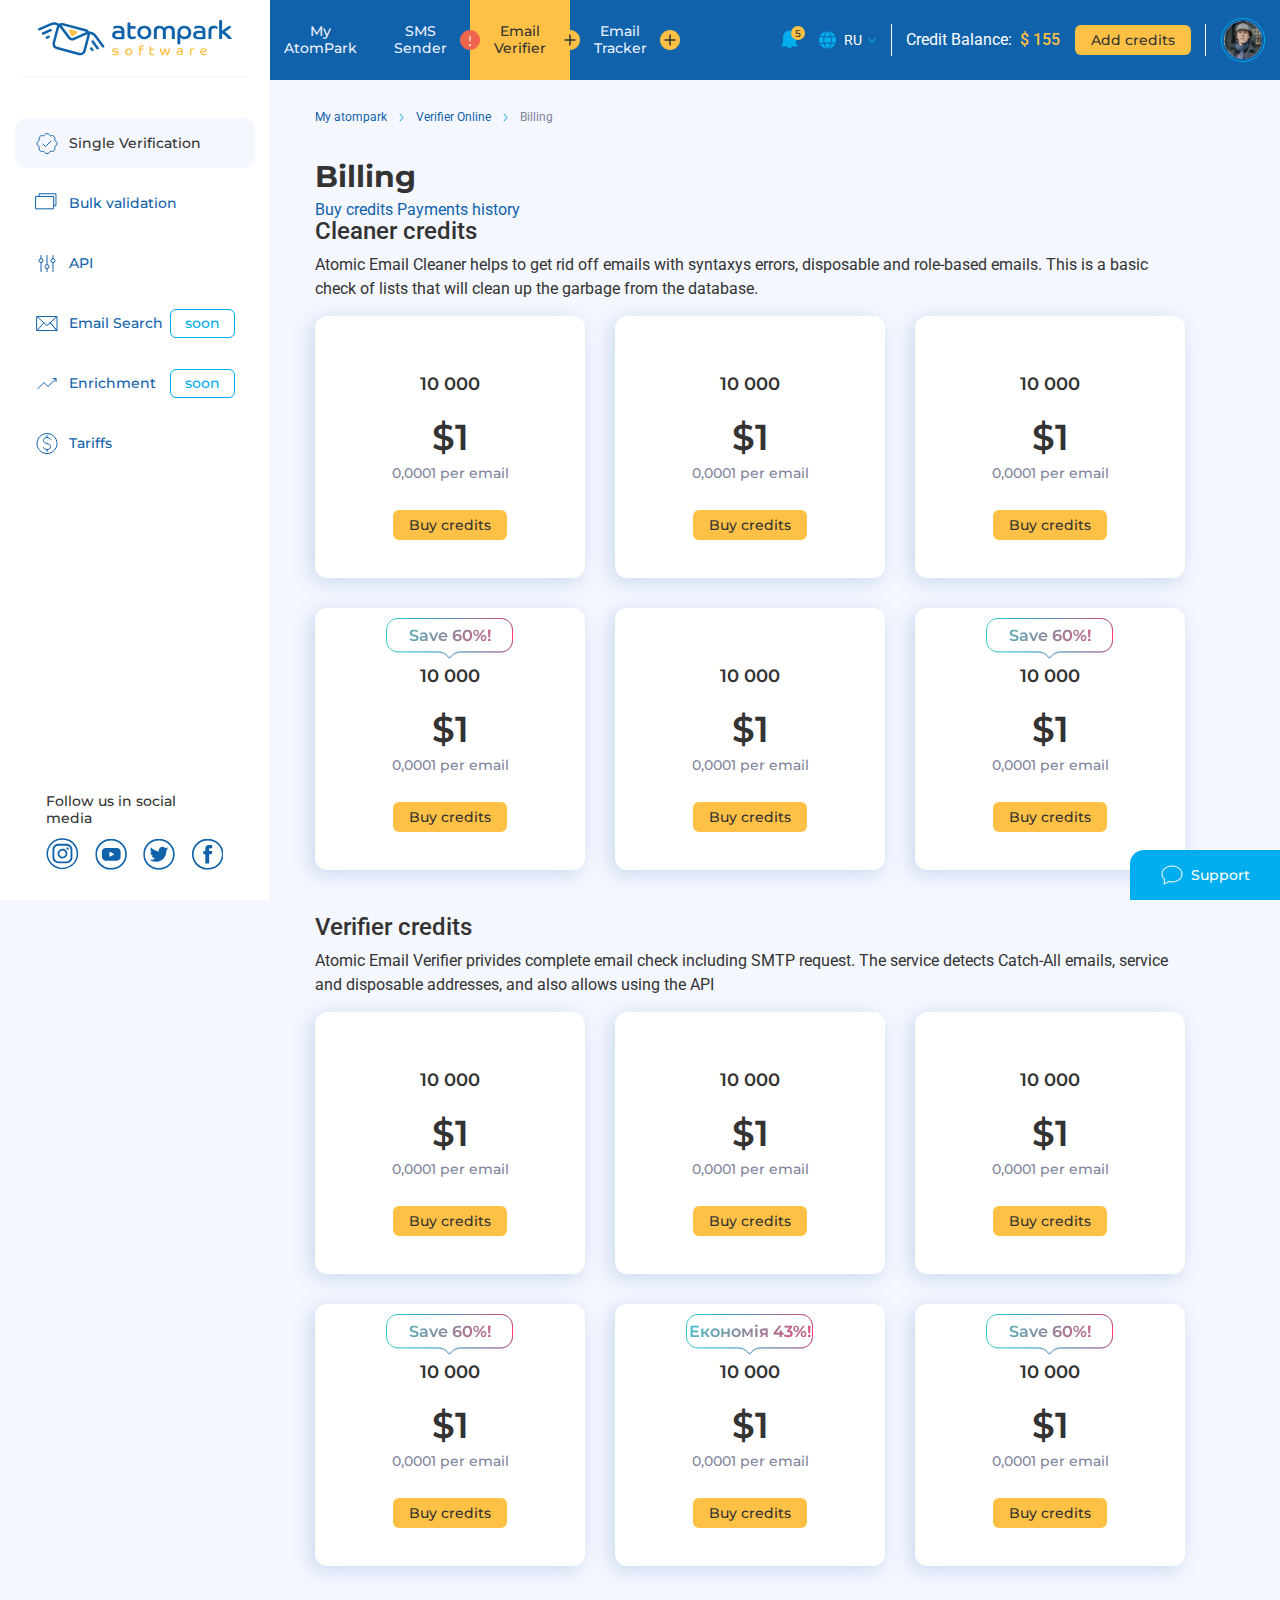
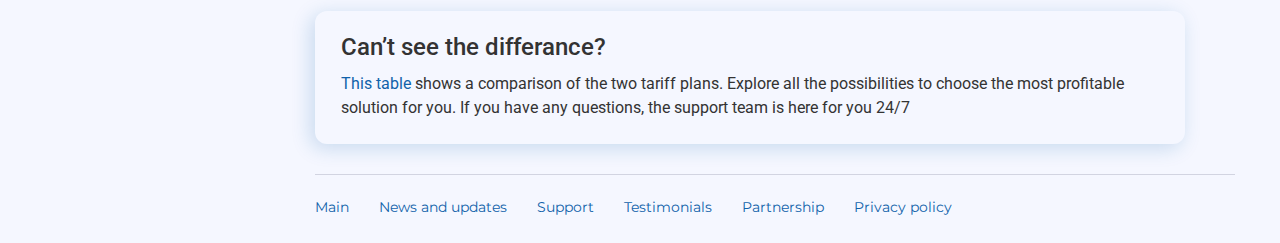
<file: verifier-billing.html>
<!doctype html>
<html lang="en">
<head>
  <meta charset="UTF-8">
  <meta name="viewport"
        content="width=device-width, user-scalable=no, initial-scale=1.0, maximum-scale=1.0, minimum-scale=1.0">
  <meta http-equiv="X-UA-Compatible" content="ie=edge">
  <title>Verifier Billing</title>
  <meta name="description" content="some text">
  <meta name="keywords" content="some, text">
  <link href="https://fonts.googleapis.com/css2?family=Roboto:wght@400;500;700&display=swap" rel="stylesheet">
  <link href="https://fonts.googleapis.com/css2?family=Montserrat:wght@400;500;600;700&display=swap" rel="stylesheet">
  <link rel="stylesheet" href="assets/css/ui.css">
  <link rel="stylesheet" href="assets/css/style.css">
  <link rel="stylesheet" href="assets/css/verifier-billing.css">
</head>
<body>
<div class="wrapper">

  <aside class="sidebar">
    <div class="sidebar-mob-close"></div>
    <div class="sidebar-logo">
      <a href="#" class="sidebar-logo__img"><img src="assets/img/general/logo.svg" alt="Atompark"></a>
    </div>
    <div class="sidebar-menu">
      <ul class="sidebar-menu__list">
        <li class="sidebar-menu__list-item sidebar-menu__list-item_active">
          <a href="#" class="sidebar-menu__link">
            <span class="sidebar-menu__link-icon">
              <svg width="24" height="25" viewBox="0 0 24 25" fill="none" xmlns="http://www.w3.org/2000/svg">
                <path d="M8 13.0513L10.5 15.5513L16 10.0513" stroke="#1062AA" stroke-linecap="round"/>
                <path
                    d="M12 22.5513C13.2363 22.5513 14.2979 21.8035 14.7572 20.7356C14.9195 20.3581 15.4558 20.136 15.8375 20.2881C16.9175 20.7184 18.1969 20.4965 19.0711 19.6224C19.9452 18.7482 20.1671 17.4688 19.7368 16.3888C19.5847 16.0071 19.8068 15.4708 20.1843 15.3085C21.2522 14.8491 22 13.7875 22 12.5513C22 11.315 21.2522 10.2534 20.1843 9.79409C19.8068 9.63173 19.5847 9.09546 19.7368 8.71373C20.1672 7.63381 19.9453 6.35438 19.0711 5.48021C18.1969 4.60604 16.9175 4.38413 15.8376 4.81448C15.4558 4.96661 14.9195 4.74447 14.7572 4.36697C14.2979 3.29905 13.2363 2.55127 12 2.55127C10.7637 2.55127 9.70214 3.29904 9.24282 4.36696C9.08046 4.74445 8.54419 4.96658 8.16246 4.81446C7.08254 4.3841 5.80311 4.60601 4.92894 5.48018C4.05477 6.35435 3.83286 7.63378 4.26321 8.7137C4.41534 9.09544 4.1932 9.63173 3.8157 9.79409C2.74778 10.2534 2 11.315 2 12.5513C2 13.7875 2.74777 14.8491 3.81569 15.3084C4.19318 15.4708 4.41531 16.0071 4.26319 16.3888C3.83284 17.4687 4.05474 18.7482 4.92891 19.6223C5.80308 20.4965 7.08251 20.7184 8.16243 20.288C8.54416 20.1359 9.08046 20.3581 9.24282 20.7356C9.70213 21.8035 10.7637 22.5513 12 22.5513Z"
                    stroke="#1062AA" stroke-linecap="round"/>
              </svg>
            </span>
            <span class="sidebar-menu__link-text">Single Verification</span>
          </a>
        </li>
        <li class="sidebar-menu__list-item">
          <a href="#" class="sidebar-menu__link">
            <span class="sidebar-menu__link-icon">
              <svg width="22" height="20" viewBox="0 0 22 20" fill="none" xmlns="http://www.w3.org/2000/svg">
                <rect x="0.958984" y="3.43506" width="17.7115" height="12.3981" stroke="#1062AA" stroke-linecap="round"
                      stroke-linejoin="round"/>
                <path d="M4.08984 3.21287V0.75H20.9515V12.6855H19.057" stroke="#1062AA" stroke-linejoin="round"/>
              </svg>
            </span>
            <span class="sidebar-menu__link-text">Bulk validation</span>
          </a>
        </li>
        <li class="sidebar-menu__list-item">
          <a href="#" class="sidebar-menu__link">
            <span class="sidebar-menu__link-icon">
              <svg width="24" height="25" viewBox="0 0 24 25" fill="none" xmlns="http://www.w3.org/2000/svg">
                <circle cx="18" cy="9.55127" r="2" transform="rotate(90 18 9.55127)" stroke="#1062AA"/>
                <path d="M18 4.55127L18 7.55127" stroke="#1062AA" stroke-linecap="round" stroke-linejoin="round"/>
                <path d="M18 11.5513L18 20.5513" stroke="#1062AA" stroke-linecap="round" stroke-linejoin="round"/>
                <circle cx="6" cy="9.55127" r="2" transform="rotate(90 6 9.55127)" stroke="#1062AA"/>
                <path d="M6 4.55127L6 7.55127" stroke="#1062AA" stroke-linecap="round" stroke-linejoin="round"/>
                <path d="M6 11.5513L6 20.5513" stroke="#1062AA" stroke-linecap="round" stroke-linejoin="round"/>
                <circle cx="12" cy="15.5513" r="2" transform="rotate(90 12 15.5513)" stroke="#1062AA"/>
                <path d="M12 4.55127L12 13.5513" stroke="#1062AA" stroke-linecap="round" stroke-linejoin="round"/>
                <path d="M12 17.5513L12 20.5513" stroke="#1062AA" stroke-linecap="round" stroke-linejoin="round"/>
              </svg>
            </span>
            <span class="sidebar-menu__link-text">API</span>
          </a>
        </li>
        <li class="sidebar-menu__list-item">
          <a href="#" class="sidebar-menu__link">
            <span class="sidebar-menu__link-icon">
              <svg width="24" height="25" viewBox="0 0 24 25" fill="none" xmlns="http://www.w3.org/2000/svg">
                <rect x="2" y="5.55127" width="20" height="14" stroke="#1062AA" stroke-linecap="round"
                      stroke-linejoin="round"/>
                <path d="M2 5.55127L12 14.5513L22 5.55127" stroke="#1062AA"/>
                <path d="M2 19.5513L9 11.5513" stroke="#1062AA"/>
                <path fill-rule="evenodd" clip-rule="evenodd" d="M22 19.5513L15 11.5513L22 19.5513Z" stroke="#1062AA"/>
              </svg>
            </span>
            <span class="sidebar-menu__link-text">Email Search</span>
            <span class="sidebar-menu__link-label">soon</span>
          </a>
        </li>
        <li class="sidebar-menu__list-item">
          <a href="#" class="sidebar-menu__link">
            <span class="sidebar-menu__link-icon">
              <svg width="24" height="25" viewBox="0 0 24 25" fill="none" xmlns="http://www.w3.org/2000/svg">
                <path d="M3 17.5513L9 11.5513L13 15.5513L21 7.55127" stroke="#1062AA" stroke-linecap="round"
                      stroke-linejoin="round"/>
                <path d="M21 10.5513V7.55127H18" stroke="#1062AA" stroke-linecap="round"/>
              </svg>
            </span>
            <span class="sidebar-menu__link-text">Enrichment</span>
            <span class="sidebar-menu__link-label">soon</span>
          </a>
        </li>
        <li class="sidebar-menu__list-item">
          <a href="#" class="sidebar-menu__link">
            <span class="sidebar-menu__link-icon">
              <svg width="24" height="25" viewBox="0 0 24 25" fill="none" xmlns="http://www.w3.org/2000/svg">
                <path d="M12 4.55127V6.55127" stroke="#1062AA" stroke-linecap="round"/>
                <path d="M12 18.5513V20.5513" stroke="#1062AA" stroke-linecap="round"/>
                <path
                    d="M15.5 8.55127C15.5 8.55127 15 6.55127 12 6.55127C9 6.55127 8.5 8.50779 8.5 9.55127C8.5 13.6916 15.5 11.5162 15.5 15.5513C15.5 16.5947 15 18.5513 12 18.5513C9 18.5513 8.5 16.5513 8.5 16.5513"
                    stroke="#1062AA" stroke-linecap="round"/>
                <path fill-rule="evenodd" clip-rule="evenodd"
                      d="M12 22.5513C17.5228 22.5513 22 18.0741 22 12.5513C22 7.02842 17.5228 2.55127 12 2.55127C6.47715 2.55127 2 7.02842 2 12.5513C2 18.0741 6.47715 22.5513 12 22.5513Z"
                      stroke="#1062AA"/>
              </svg>
            </span>
            <span class="sidebar-menu__link-text">Tariffs</span>
          </a>
        </li>
      </ul>
    </div>
    <div class="sidebar-socials">
      <div class="sidebar-socials__title">Follow us in social media</div>
      <div class="sidebar-socials__items">
        <a href="#" class="sidebar-socials__item" target="_blank">
          <svg width="33" height="32" viewBox="0 0 33 32" fill="none" xmlns="http://www.w3.org/2000/svg">
            <path
                d="M16.34 31.1636C13.2071 31.1636 10.1446 30.2545 7.53977 28.5514C4.9349 26.8482 2.90465 24.4274 1.70576 21.5952C0.506863 18.7629 0.193178 15.6464 0.804368 12.6397C1.41556 9.63297 2.92417 6.87114 5.13943 4.70342C7.3547 2.53571 10.1771 1.05948 13.2498 0.461409C16.3224 -0.136662 19.5073 0.17029 22.4017 1.34345C25.2961 2.51661 27.77 4.50328 29.5105 7.05224C31.251 9.6012 32.18 12.598 32.18 15.6636C32.1769 19.7735 30.5071 23.7142 27.5372 26.6204C24.5673 29.5265 20.5401 31.1605 16.34 31.1636ZM16.34 1.64385C13.5049 1.64385 10.7335 2.46658 8.37636 4.00796C6.01917 5.54935 4.18206 7.74016 3.09739 10.3033C2.01273 12.8665 1.72923 15.6868 2.28274 18.4076C2.83626 21.1284 4.20194 23.6275 6.20704 25.5888C8.21215 27.5501 10.7666 28.8854 13.5473 29.4259C16.3281 29.9665 19.2102 29.6879 21.8291 28.6255C24.448 27.563 26.6861 25.7645 28.2604 23.4573C29.8346 21.15 30.6743 18.4378 30.6731 15.6636C30.67 11.9453 29.1587 8.38018 26.4713 5.75146C23.7838 3.12274 20.1399 1.64537 16.34 1.64385ZM21.6842 9.37671C21.4532 9.37671 21.2274 9.44375 21.0353 9.56935C20.8432 9.69495 20.6934 9.87347 20.605 10.0823C20.5166 10.2912 20.4935 10.521 20.5386 10.7428C20.5836 10.9645 20.6949 11.1682 20.8583 11.328C21.0216 11.4879 21.2298 11.5968 21.4564 11.6409C21.683 11.685 21.9178 11.6623 22.1313 11.5758C22.3447 11.4893 22.5272 11.3428 22.6555 11.1548C22.7839 10.9669 22.8524 10.7459 22.8524 10.5198C22.8524 10.2166 22.7293 9.92587 22.5103 9.7115C22.2912 9.49714 21.9941 9.37671 21.6842 9.37671ZM16.4743 10.8513C15.5003 10.8513 14.5481 11.134 13.7383 11.6636C12.9284 12.1933 12.2974 12.9461 11.9249 13.8268C11.5524 14.7075 11.4552 15.6766 11.6457 16.6113C11.8361 17.5461 12.3056 18.4046 12.9948 19.0782C13.684 19.7518 14.5619 20.2102 15.5174 20.3954C16.4728 20.5807 17.463 20.4845 18.3626 20.1189C19.2622 19.7534 20.0308 19.135 20.5711 18.3419C21.1114 17.5488 21.3992 16.6167 21.3981 15.6636C21.395 14.3872 20.875 13.1641 19.9522 12.2621C19.0293 11.3601 17.7787 10.8528 16.4743 10.8513ZM16.4743 18.7499C15.8505 18.7499 15.2408 18.5689 14.7221 18.2297C14.2034 17.8906 13.7992 17.4086 13.5604 16.8446C13.3217 16.2807 13.2593 15.6602 13.381 15.0615C13.5027 14.4628 13.803 13.9129 14.2441 13.4812C14.6852 13.0496 15.2472 12.7557 15.859 12.6366C16.4708 12.5175 17.105 12.5786 17.6813 12.8122C18.2576 13.0458 18.7502 13.4414 19.0968 13.9489C19.4433 14.4565 19.6283 15.0532 19.6283 15.6636C19.6283 16.4821 19.296 17.2671 18.7045 17.8459C18.1131 18.4247 17.3108 18.7499 16.4743 18.7499ZM26.4035 11.6628C26.4035 10.1046 25.771 8.61017 24.6449 7.50833C23.5189 6.40648 21.9917 5.78747 20.3993 5.78747H12.4793C10.8863 5.78747 9.35853 6.4063 8.23159 7.50798C7.10465 8.60966 6.47076 10.1041 6.46921 11.6628V19.4186C6.4669 20.1923 6.62066 20.9589 6.92166 21.6744C7.22266 22.3899 7.665 23.0403 8.22332 23.5882C8.78163 24.1361 9.44496 24.5709 10.1753 24.8675C10.9056 25.1641 11.6886 25.3168 12.4793 25.3168H20.3993C21.1898 25.3168 21.9724 25.1641 22.7024 24.8674C23.4324 24.5707 24.0954 24.1359 24.6532 23.5879C25.2111 23.0399 25.6529 22.3895 25.9532 21.674C26.2536 20.9585 26.4066 20.192 26.4035 19.4186V11.6628ZM24.5228 19.4186C24.5228 20.4887 24.0884 21.515 23.3151 22.2718C22.5418 23.0285 21.4929 23.4536 20.3993 23.4536H12.4793C11.3851 23.4536 10.3357 23.0287 9.56145 22.2721C8.78721 21.5155 8.35147 20.4892 8.34992 19.4186V11.6628C8.35147 10.5922 8.78721 9.56585 9.56145 8.8093C10.3357 8.05275 11.3851 7.62781 12.4793 7.62781H20.3993C21.4929 7.62781 22.5418 8.05293 23.3151 8.80965C24.0884 9.56636 24.5228 10.5927 24.5228 11.6628V19.4186Z"
                fill=""/>
          </svg>
        </a>
        <a href="#" class="sidebar-socials__item" target="_blank">
          <svg width="32" height="32" viewBox="0 0 32 32" fill="none" xmlns="http://www.w3.org/2000/svg">
            <g clip-path="url(#clip0)">
              <path
                  d="M16.1179 31.7616C12.9828 31.7639 9.91747 30.8562 7.30976 29.1533C4.70204 27.4504 2.66914 25.0288 1.46829 22.195C0.267446 19.3612 -0.0473765 16.2425 0.563662 13.2335C1.1747 10.2246 2.68414 7.46059 4.90097 5.29134C7.11781 3.12209 9.94241 1.64505 13.0174 1.04713C16.0923 0.449207 19.2794 0.757271 22.1754 1.93234C25.0714 3.10741 27.5461 5.09667 29.2863 7.64842C31.0266 10.2002 31.9542 13.1997 31.9519 16.2675C31.9455 20.3748 30.2752 24.3122 27.3071 27.2166C24.3391 30.1209 20.3154 31.7553 16.1179 31.7616ZM16.1179 2.42799C13.3201 2.42565 10.5845 3.23534 8.25713 4.75462C5.92972 6.2739 4.11509 8.43451 3.04278 10.9631C1.97047 13.4918 1.68867 16.2748 2.23302 18.9602C2.77737 21.6456 4.12341 24.1126 6.10087 26.0493C8.07834 27.986 10.5984 29.3052 13.3422 29.8402C16.086 30.3751 18.9303 30.1018 21.5153 29.0546C24.1004 28.0075 26.3099 26.2337 27.8645 23.9575C29.4191 21.6814 30.2489 19.0052 30.2489 16.2675C30.2457 12.6 28.7563 9.0835 26.1072 6.48911C23.4582 3.89472 19.8658 2.43425 16.1179 2.42799Z"
                  fill=""/>
              <path
                  d="M25.6366 13.9153C25.6366 13.3892 25.5301 12.8684 25.3233 12.3828C25.1165 11.8973 24.8135 11.4567 24.4317 11.0863C24.0499 10.716 23.5969 10.4234 23.0989 10.2253C22.6009 10.0273 22.0677 9.92773 21.5301 9.93241H10.9742C10.4402 9.93241 9.91153 10.0355 9.41839 10.2358C8.92525 10.4361 8.47734 10.7297 8.10035 11.0997C7.72336 11.4697 7.4247 11.9088 7.22147 12.392C7.01824 12.8751 6.91444 13.3928 6.91603 13.9153V18.749C6.91444 19.2715 7.01824 19.7892 7.22147 20.2723C7.4247 20.7555 7.72336 21.1946 8.10035 21.5646C8.47734 21.9346 8.92525 22.2282 9.41839 22.4285C9.91153 22.6288 10.4402 22.7319 10.9742 22.7319H21.5301C22.0677 22.7366 22.6009 22.637 23.0989 22.4389C23.5969 22.2409 24.0499 21.9482 24.4317 21.5779C24.8135 21.2076 25.1165 20.767 25.3233 20.2814C25.5301 19.7959 25.6366 19.2751 25.6366 18.749V13.9153ZM18.9817 16.5744L14.7666 18.8318C14.5854 18.9263 14.4284 18.8318 14.4284 18.5954V13.9625C14.4284 13.7498 14.5975 13.6316 14.7787 13.7262L19.018 16.0899C19.0575 16.1208 19.0881 16.1613 19.1066 16.2074C19.1252 16.2534 19.1311 16.3035 19.1238 16.3525C19.1164 16.4015 19.0961 16.4478 19.0649 16.4867C19.0336 16.5256 18.9924 16.5559 18.9455 16.5744H18.9817Z"
                  fill=""/>
            </g>
            <defs>
              <clipPath id="clip0">
                <rect width="31.68" height="31" fill="white" transform="translate(0.271484 0.761353)"/>
              </clipPath>
            </defs>
          </svg>
        </a>
        <a href="#" class="sidebar-socials__item" target="_blank">
          <svg width="32" height="32" viewBox="0 0 32 32" fill="none" xmlns="http://www.w3.org/2000/svg">
            <g clip-path="url(#clip0)">
              <path
                  d="M15.9624 31.7616C12.8322 31.7639 9.77161 30.8562 7.16794 29.1533C4.56428 27.4504 2.53454 25.0288 1.33555 22.195C0.136575 19.3612 -0.177759 16.2425 0.43233 13.2335C1.04242 10.2246 2.54951 7.46059 4.7629 5.29134C6.97629 3.12209 9.79651 1.64505 12.8667 1.04713C15.9369 0.449207 19.119 0.757271 22.0105 1.93234C24.902 3.10741 27.3728 5.09667 29.1104 7.64842C30.8479 10.2002 31.7741 13.1997 31.7718 16.2675C31.7654 20.3748 30.0977 24.3122 27.1343 27.2166C24.1708 30.1209 20.1533 31.7553 15.9624 31.7616ZM15.9624 2.42799C13.169 2.42565 10.4376 3.23534 8.11384 4.75462C5.79005 6.2739 3.97824 8.43451 2.9076 10.9631C1.83696 13.4918 1.55559 16.2748 2.09909 18.9602C2.6426 21.6456 3.98655 24.1126 5.96094 26.0493C7.93533 27.986 10.4514 29.3052 13.191 29.8402C15.9306 30.3751 18.7705 30.1018 21.3515 29.0546C23.9325 28.0075 26.1386 26.2337 27.6908 23.9575C29.2429 21.6814 30.0714 19.0052 30.0714 16.2675C30.0682 12.6 28.5811 9.0835 25.9362 6.48911C23.2913 3.89472 19.7045 2.43425 15.9624 2.42799Z"
                  fill=""/>
              <path
                  d="M25.0444 10.6062C24.4504 10.8561 23.8264 11.0309 23.1873 11.1262C23.4888 11.1262 23.935 10.5471 24.1038 10.3344C24.3818 10.0057 24.5945 9.6289 24.7309 9.22343C24.7309 9.22343 24.7309 9.15252 24.7309 9.12888C24.7162 9.12058 24.6996 9.11621 24.6826 9.11621C24.6657 9.11621 24.6491 9.12058 24.6344 9.12888C23.9362 9.49222 23.195 9.77007 22.4276 9.95618C22.4042 9.97094 22.377 9.97879 22.3492 9.97879C22.3214 9.97879 22.2942 9.97094 22.2708 9.95618L22.0779 9.76708C21.7591 9.49694 21.3963 9.28121 21.0046 9.12888C20.4859 8.9187 19.9245 8.82968 19.3646 8.86887C18.8215 8.90297 18.2916 9.04788 17.809 9.29434C17.3194 9.54064 16.8888 9.88613 16.5458 10.3079C16.2027 10.7297 15.9551 11.2181 15.8193 11.7408C15.7107 12.2554 15.7107 12.7862 15.8193 13.3008C15.8193 13.3836 15.8193 13.3954 15.7348 13.3836C12.807 13.0963 10.0958 11.7424 8.13767 9.5898C8.05326 9.49526 8.00502 9.49526 7.93267 9.5898C7.53307 10.3032 7.38052 11.1244 7.49795 11.93C7.61538 12.7356 7.99644 13.482 8.58386 14.0572C8.72856 14.1872 8.88533 14.329 9.05416 14.459C8.54194 14.4191 8.0424 14.2827 7.58296 14.0572C7.49854 14.0572 7.45031 14.0572 7.45031 14.1281C7.43264 14.2694 7.43264 14.4123 7.45031 14.5536C7.53977 15.226 7.81036 15.8629 8.23424 16.3988C8.65813 16.9347 9.22001 17.3502 9.86211 17.6028C10.0163 17.6694 10.1783 17.717 10.3445 17.7446C9.86913 17.8188 9.38479 17.8188 8.90945 17.7446C8.80092 17.7446 8.76474 17.7446 8.80092 17.8746C9.04973 18.5056 9.45798 19.0644 9.9874 19.4985C10.5168 19.9326 11.1501 20.2278 11.8277 20.3565H12.2377C11.6507 20.8751 10.9425 21.2445 10.1756 21.432C9.17198 21.7842 8.10192 21.9173 7.0403 21.822C6.87148 21.822 6.8353 21.822 6.78706 21.822C6.73883 21.822 6.78706 21.8929 6.78706 21.9402L7.43825 22.3184C8.09041 22.69 8.78182 22.9912 9.50034 23.2166C11.3726 23.7718 13.3609 23.8348 15.2658 23.3992C17.1707 22.9636 18.9253 22.0447 20.3534 20.7347C21.3793 19.6428 22.1722 18.3611 22.6858 16.9648C23.1994 15.5685 23.4232 14.0857 23.3441 12.6035C23.3441 12.4853 23.4888 12.4263 23.5732 12.3672C24.1349 11.939 24.6304 11.4334 25.0444 10.8662C25.108 10.7809 25.138 10.676 25.1288 10.5707C25.1288 10.5707 25.1288 10.5707 25.0444 10.6062Z"
                  fill=""/>
              <path fill-rule="evenodd" clip-rule="evenodd"
                    d="M12.7793 23.6539C12.7793 23.6539 13.1049 23.6539 12.7793 23.6539C12.7793 23.6414 12.8155 23.6539 12.7793 23.6539Z"
                    fill=""/>
            </g>
            <defs>
              <clipPath id="clip0">
                <rect width="31.6308" height="31" fill="white" transform="translate(0.140625 0.761353)"/>
              </clipPath>
            </defs>
          </svg>
        </a>
        <a href="#" class="sidebar-socials__item" target="_blank">
          <svg width="33" height="32" viewBox="0 0 33 32" fill="none" xmlns="http://www.w3.org/2000/svg">
            <g clip-path="url(#clip0)">
              <path
                  d="M16.7859 31.7616C13.6508 31.7639 10.5854 30.8562 7.97772 29.1533C5.37001 27.4504 3.33711 25.0288 2.13626 22.195C0.935415 19.3612 0.620592 16.2425 1.23163 13.2335C1.84267 10.2246 3.3521 7.46059 5.56894 5.29134C7.78577 3.12209 10.6104 1.64505 13.6853 1.04713C16.7603 0.449207 19.9474 0.757271 22.8434 1.93234C25.7394 3.10741 28.214 5.09667 29.9543 7.64842C31.6946 10.2002 32.6222 13.1997 32.6198 16.2675C32.6134 20.3748 30.9432 24.3122 27.9751 27.2166C25.007 30.1209 20.9833 31.7553 16.7859 31.7616ZM16.7859 2.42799C13.9881 2.42565 11.2525 3.23534 8.9251 4.75462C6.59769 6.2739 4.78306 8.43451 3.71075 10.9631C2.63844 13.4918 2.35664 16.2748 2.90099 18.9602C3.44534 21.6456 4.79138 24.1126 6.76884 26.0493C8.7463 27.986 11.2663 29.3052 14.0102 29.8402C16.754 30.3751 19.5983 30.1018 22.1833 29.0546C24.7683 28.0075 26.9779 26.2337 28.5325 23.9575C30.0871 21.6814 30.9168 19.0052 30.9168 16.2675C30.9137 12.6 29.4242 9.0835 26.7752 6.48911C24.1261 3.89472 20.5338 2.43425 16.7859 2.42799Z"
                  fill=""/>
              <path fill-rule="evenodd" clip-rule="evenodd"
                    d="M14.298 16.3379V25.32C14.298 25.3827 14.3235 25.4428 14.3688 25.4871C14.4141 25.5315 14.4755 25.5564 14.5396 25.5564H17.9455C18.0096 25.5564 18.071 25.5315 18.1163 25.4871C18.1616 25.4428 18.1871 25.3827 18.1871 25.32V16.1843H20.6026C20.6328 16.1859 20.6629 16.1816 20.6914 16.1718C20.7199 16.162 20.7461 16.1467 20.7685 16.127C20.791 16.1072 20.8092 16.0833 20.8222 16.0566C20.8352 16.03 20.8426 16.001 20.8442 15.9715L21.0857 13.2178C21.0874 13.1858 21.0823 13.1538 21.0709 13.1237C21.0595 13.0937 21.042 13.0662 21.0194 13.043C20.9968 13.0198 20.9696 13.0013 20.9395 12.9887C20.9094 12.9761 20.877 12.9696 20.8442 12.9696H18.1871V11.0196C18.1902 10.9109 18.2152 10.8039 18.2606 10.7047C18.306 10.6055 18.3709 10.516 18.4517 10.4414C18.5324 10.3668 18.6274 10.3084 18.7313 10.2698C18.8351 10.2311 18.9456 10.2128 19.0567 10.2159H20.965C20.9961 10.216 21.027 10.2098 21.0557 10.1978C21.0843 10.1857 21.1102 10.1681 21.1317 10.146C21.1531 10.1239 21.1698 10.0977 21.1806 10.0691C21.1914 10.0405 21.1961 10.01 21.1944 9.97955V7.20219C21.1961 7.17172 21.1914 7.14125 21.1806 7.11263C21.1698 7.084 21.1531 7.05783 21.1317 7.03571C21.1102 7.01359 21.0843 6.99599 21.0557 6.98397C21.027 6.97195 20.9961 6.96578 20.965 6.96582H17.716C16.8084 6.96895 15.9391 7.32395 15.2984 7.95307C14.6578 8.58219 14.298 9.43414 14.298 10.3223V12.9696H12.5951C12.531 12.9696 12.4696 12.9945 12.4243 13.0389C12.379 13.0832 12.3535 13.1433 12.3535 13.206V15.9597C12.3535 15.9902 12.3598 16.0204 12.3721 16.0485C12.3843 16.0765 12.4023 16.1018 12.4249 16.1228C12.4475 16.1438 12.4743 16.1601 12.5035 16.1707C12.5328 16.1813 12.5639 16.1859 12.5951 16.1843H14.298V16.3379Z"
                    fill=""/>
            </g>
            <defs>
              <clipPath id="clip0">
                <rect width="31.68" height="31" fill="white" transform="translate(0.939453 0.761353)"/>
              </clipPath>
            </defs>
          </svg>
        </a>
      </div>
    </div>
  </aside>

  <main class="inner">

    <section class="header">
      <div class="header-open-mob">
        <div></div>
        <div></div>
        <div></div>
      </div>
      <ul class="header-menu">
        <li class="header-menu__item">
          <a href="#" class="header-menu__link">My AtomPark</a>
        </li>
        <li class="header-menu__item">
          <a href="#" class="header-menu__link">SMS Sender</a>
          <div class="header-menu__hint">
            <div class="header-menu__hint-icon">
              <svg width="24" height="24" viewBox="0 0 24 24" fill="none" xmlns="http://www.w3.org/2000/svg">
                <path fill-rule="evenodd" clip-rule="evenodd"
                      d="M12 17C12.5523 17 13 16.5523 13 16C13 15.4477 12.5523 15 12 15C11.4477 15 11 15.4477 11 16C11 16.5523 11.4477 17 12 17Z"
                      fill="white"/>
                <path fill-rule="evenodd" clip-rule="evenodd"
                      d="M12 22C17.5228 22 22 17.5228 22 12C22 6.47715 17.5228 2 12 2C6.47715 2 2 6.47715 2 12C2 17.5228 6.47715 22 12 22Z"
                      fill="#ED654C"/>
                <path d="M12 8V13" stroke="white" stroke-linecap="round"/>
                <circle cx="12" cy="17" r="1" fill="white"/>
              </svg>
            </div>
            <div class="header-menu__hint-card">
              <div class="header-menu__hint-text">You have run out of free SMS.</div>
              <a href="#" class="header-menu__hint-link">
                <span>Top up balance</span>
                <span class="header-menu__hint-link-icon">
                  <svg width="13" height="12" viewBox="0 0 13 12" fill="none" xmlns="http://www.w3.org/2000/svg">
                    <path fill-rule="evenodd" clip-rule="evenodd"
                          d="M10.1893 6.27293L-2.08633e-07 6.27293L-2.742e-07 4.77293L10.1893 4.77293L6.6967 1.28029C6.40381 0.987393 6.40381 0.51252 6.6967 0.219626C6.98959 -0.0732673 7.46447 -0.0732673 7.75736 0.219626L12.5303 4.9926C12.8232 5.28549 12.8232 5.76036 12.5303 6.05326L7.75736 10.8262C7.46447 11.1191 6.98959 11.1191 6.6967 10.8262C6.40381 10.5333 6.40381 10.0585 6.6967 9.76557L10.1893 6.27293Z"
                          fill="#00ADEE"/>
                  </svg>
                </span>
              </a>
            </div>
          </div>
        </li>
        <li class="header-menu__item">
          <a href="#" class="header-menu__link header-menu__link_active">Email Verifier</a>
          <div class="header-menu__hint">
            <div class="header-menu__hint-icon">
              <svg width="24" height="24" viewBox="0 0 24 24" fill="none" xmlns="http://www.w3.org/2000/svg">
                <path
                    d="M12 22C17.5228 22 22 17.5228 22 12C22 6.47715 17.5228 2 12 2C6.47715 2 2 6.47715 2 12C2 17.5228 6.47715 22 12 22Z"
                    fill="#FFC145"/>
                <path d="M12 7V17" stroke="#333333" stroke-width="1.5" stroke-linecap="round" stroke-linejoin="round"/>
                <path d="M7 12H17" stroke="#333333" stroke-width="1.5" stroke-linecap="round" stroke-linejoin="round"/>
              </svg>
            </div>
            <div class="header-menu__hint-card">
              <div class="header-menu__hint-text">Checking email addresses validity</div>
              <a href="#" class="header-menu__hint-link">
                <span>Add service</span>
                <span class="header-menu__hint-link-icon">
                  <svg width="13" height="12" viewBox="0 0 13 12" fill="none" xmlns="http://www.w3.org/2000/svg">
                    <path fill-rule="evenodd" clip-rule="evenodd"
                          d="M10.1893 6.27293L-2.08633e-07 6.27293L-2.742e-07 4.77293L10.1893 4.77293L6.6967 1.28029C6.40381 0.987393 6.40381 0.51252 6.6967 0.219626C6.98959 -0.0732673 7.46447 -0.0732673 7.75736 0.219626L12.5303 4.9926C12.8232 5.28549 12.8232 5.76036 12.5303 6.05326L7.75736 10.8262C7.46447 11.1191 6.98959 11.1191 6.6967 10.8262C6.40381 10.5333 6.40381 10.0585 6.6967 9.76557L10.1893 6.27293Z"
                          fill="#00ADEE"/>
                  </svg>
                </span>
              </a>
            </div>
          </div>
        </li>
        <li class="header-menu__item">
          <a href="#" class="header-menu__link">Email Tracker</a>
          <div class="header-menu__hint">
            <div class="header-menu__hint-icon">
              <svg width="24" height="24" viewBox="0 0 24 24" fill="none" xmlns="http://www.w3.org/2000/svg">
                <path
                    d="M12 22C17.5228 22 22 17.5228 22 12C22 6.47715 17.5228 2 12 2C6.47715 2 2 6.47715 2 12C2 17.5228 6.47715 22 12 22Z"
                    fill="#FFC145"/>
                <path d="M12 7V17" stroke="#333333" stroke-width="1.5" stroke-linecap="round" stroke-linejoin="round"/>
                <path d="M7 12H17" stroke="#333333" stroke-width="1.5" stroke-linecap="round" stroke-linejoin="round"/>
              </svg>
            </div>
            <div class="header-menu__hint-card">
              <div class="header-menu__hint-text">Tracking email opens and clicks</div>
              <a href="#" class="header-menu__hint-link">
                <span>Add service</span>
                <span class="header-menu__hint-link-icon">
                  <svg width="13" height="12" viewBox="0 0 13 12" fill="none" xmlns="http://www.w3.org/2000/svg">
                    <path fill-rule="evenodd" clip-rule="evenodd"
                          d="M10.1893 6.27293L-2.08633e-07 6.27293L-2.742e-07 4.77293L10.1893 4.77293L6.6967 1.28029C6.40381 0.987393 6.40381 0.51252 6.6967 0.219626C6.98959 -0.0732673 7.46447 -0.0732673 7.75736 0.219626L12.5303 4.9926C12.8232 5.28549 12.8232 5.76036 12.5303 6.05326L7.75736 10.8262C7.46447 11.1191 6.98959 11.1191 6.6967 10.8262C6.40381 10.5333 6.40381 10.0585 6.6967 9.76557L10.1893 6.27293Z"
                          fill="#00ADEE"/>
                  </svg>
                </span>
              </a>
            </div>
          </div>
        </li>
      </ul>
      <div class="header-mob-info">
        <svg width="24" height="24" viewBox="0 0 24 24" fill="none" xmlns="http://www.w3.org/2000/svg"
             style="margin-top: -3px;">
          <path fill-rule="evenodd" clip-rule="evenodd"
                d="M12 22.5513C17.5228 22.5513 22 18.0741 22 12.5513C22 7.02842 17.5228 2.55127 12 2.55127C6.47715 2.55127 2 7.02842 2 12.5513C2 18.0741 6.47715 22.5513 12 22.5513Z"
                fill="#00ADEE" stroke="#00ADEE"/>
          <path d="M12 4.55127V6.55127" stroke="#FFF" stroke-linecap="round"/>
          <path d="M12 18.5513V20.5513" stroke="#FFF" stroke-linecap="round"/>
          <path
              d="M15.5 8.55127C15.5 8.55127 15 6.55127 12 6.55127C9 6.55127 8.5 8.50779 8.5 9.55127C8.5 13.6916 15.5 11.5162 15.5 15.5513C15.5 16.5947 15 18.5513 12 18.5513C9 18.5513 8.5 16.5513 8.5 16.5513"
              stroke="#FFF" stroke-linecap="round"/>
        </svg>
      </div>
      <div class="header-notifications">
        <div class="header-notifications__icon js-dd">
          <svg width="25" height="24" viewBox="0 0 25 24" fill="none" xmlns="http://www.w3.org/2000/svg">
            <path fill-rule="evenodd" clip-rule="evenodd"
                  d="M12.5 3C15.8137 3 18.5 5.68624 18.5 8.99995C18.5 10.9131 18.5 12.8341 18.5 14C18.5 17 20.5 18 20.5 18L4.5 18C4.5 18 6.5 17 6.5 14C6.5 12.8341 6.5 10.9131 6.5 8.99995C6.5 5.68624 9.18629 3 12.5 3Z"
                  fill="#00ADEE" stroke="#00ADEE" stroke-linejoin="round"/>
            <path fill-rule="evenodd" clip-rule="evenodd"
                  d="M10.5 18C10.5 19.1046 11.3954 20 12.5 20C13.6046 20 14.5 19.1046 14.5 18" fill="#00ADEE"/>
            <path d="M10.5 18C10.5 19.1046 11.3954 20 12.5 20C13.6046 20 14.5 19.1046 14.5 18" stroke="#00ADEE"/>
          </svg>
          <div class="header-notifications__count">5</div>
        </div>
        <div class="header-notifications__list js-dd-content">
          <div class="header-notifications__list-title">Notification</div>
          <a href="#" class="header-notifications__list-item">Meet the updated Atomic Mail Sender 9.55</a>
          <a href="#" class="header-notifications__list-item">Sending messages in Telegram becomes available</a>
          <a href="#" class="header-notifications__list-item">AtomPark Software is launching a loyalty program for SMS
            service users</a>
          <a href="#" class="header-notifications__list-item">Meet the updated version of Atomic Email Studio!</a>
        </div>
      </div>
      <div class="header-lang">
        <div class="header-lang__switch js-dd">
          <div class="header-lang__switch-icon">
            <svg width="21" height="20" viewBox="0 0 21 20" fill="none" xmlns="http://www.w3.org/2000/svg">
              <circle r="9.18606" transform="matrix(-1 0 0 1 10.4995 10.001)" fill="#00ADEE" stroke="#1062AA"/>
              <path
                  d="M10.498 0.853027C10.498 0.853027 6.73125 3.5436 6.73125 10.001C6.73125 15.9202 10.498 19.1489 10.498 19.1489"
                  stroke="#1062AA"/>
              <path
                  d="M10.498 19.1489C10.498 19.1489 14.2648 16.4584 14.2648 10.001C14.2648 4.08173 10.498 0.853039 10.498 0.853039"
                  stroke="#1062AA"/>
              <path d="M1.88672 6.77222L19.1064 6.77222" stroke="#1062AA"/>
              <path d="M2.42773 13.2295L18.5712 13.2295" stroke="#1062AA"/>
            </svg>
          </div>
          <div class="header-lang__switch-text">RU</div>
          <div class="header-lang__switch-arrow">
            <svg width="8" height="5" viewBox="0 0 8 5" fill="none" xmlns="http://www.w3.org/2000/svg">
              <path
                  d="M4.35355 4.35355C4.15829 4.54882 3.84171 4.54882 3.64645 4.35355L0.464466 1.17157C0.269204 0.976311 0.269204 0.659728 0.464466 0.464466C0.659728 0.269204 0.976311 0.269204 1.17157 0.464466L4 3.29289L6.82843 0.464466C7.02369 0.269204 7.34027 0.269204 7.53553 0.464466C7.7308 0.659728 7.7308 0.976311 7.53553 1.17157L4.35355 4.35355ZM4.5 3L4.5 4L3.5 4L3.5 3L4.5 3Z"
                  fill="#00ADEE"/>
            </svg>
          </div>
        </div>
        <div class="header-lang__select js-dd-content">
          <div class="header-lang__item">
            <a href="#" class="header-lang__link">Русский</a>
          </div>
          <div class="header-lang__item">
            <a class="header-lang__link header-lang__link_current">English</a>
          </div>
        </div>
      </div>
      <div class="header-state header-state--single">
        <div class="header-state__table">
          <div class="header-state__table-row">
            <div class="header-state__table-cell">
              <div class="header-state__label">Credit Balance:</div>
            </div>
            <div class="header-state__table-cell">
              <div class="header-state__value">$ 155</div>
            </div>
          </div>
        </div>
        <div class="header-state__btn">
          <a href="#" class="btn btn-orange">Add credits</a>
        </div>
      </div>
      <div class="header-user">
        <div class="header-user-profile__avatar js-dd"><img src="assets/img/general/header-user-avatar.jpg" alt="uname">
        </div>
        <div class="header-user-menu js-dd-content">
          <div class="header-user-menu__items">
            <div class="header-user-menu__item">
              <a href="#" class="header-user-menu__link">My tickets</a>
              <div class="header-user-menu__icon">
                <svg width="24" height="24" viewBox="0 0 24 24" fill="none" xmlns="http://www.w3.org/2000/svg">
                  <path
                      d="M11 8L9.42229 7.21115C9.14458 7.07229 8.83835 7 8.52786 7H7.82843C7.29799 7 6.78929 7.21071 6.41421 7.58579L5.58579 8.41421C5.21071 8.78929 5 9.29799 5 9.82843L5 14.9296C5 15.5983 5.3342 16.2228 5.8906 16.5937L9.75746 19.1716C10.4944 19.663 11.4668 19.611 12.1472 19.044L17 15"
                      stroke="#1062AA"/>
                  <path fill-rule="evenodd" clip-rule="evenodd"
                        d="M14.4549 12.9142C13.8515 12.1062 12.741 11.8739 11.8643 12.3721L10.009 13.4266C9.41298 13.7653 8.66412 13.6641 8.17937 13.1794V13.1794C7.54605 12.546 7.59324 11.5056 8.2813 10.9323L12.4437 7.46356C12.8032 7.16403 13.2562 7 13.7241 7H14.5279C14.8384 7 15.1446 7.07229 15.4223 7.21115L17.8944 8.44721C18.572 8.786 19 9.47852 19 10.2361L19 12.9796C19 14.9037 16.5489 15.718 15.3976 14.1764L14.4549 12.9142Z"
                        stroke="#1062AA"/>
                  <path d="M1 17V8" stroke="#1062AA" stroke-linecap="round"/>
                  <path d="M1 17V8" stroke="#1062AA" stroke-linecap="round"/>
                  <path d="M23 17V8" stroke="#1062AA" stroke-linecap="round"/>
                </svg>
              </div>
            </div>
            <div class="header-user-menu__item">
              <a href="#" class="header-user-menu__link">Account Settings</a>
              <div class="header-user-menu__icon">
                <svg width="24" height="24" viewBox="0 0 24 24" fill="none" xmlns="http://www.w3.org/2000/svg">
                  <path
                      d="M9.5438 4.36754L9.06946 4.20943L9.06946 4.20943L9.5438 4.36754ZM9.12827 5.61412L9.33358 6.07003L9.53334 5.98007L9.60261 5.77224L9.12827 5.61412ZM7.90662 6.32071L7.80638 6.81056L8.02137 6.85455L8.19929 6.7261L7.90662 6.32071ZM6.61767 6.05695L6.51743 6.54679L6.61767 6.05695ZM4.48466 7.01634L4.91767 7.26634L4.48466 7.01634ZM3.92618 7.98366L4.35919 8.23366L3.92618 7.98366ZM4.16182 10.3106L4.53592 9.97886H4.53592L4.16182 10.3106ZM5.03471 11.295L5.53223 11.3447L5.55401 11.127L5.40881 10.9632L5.03471 11.295ZM5.03471 12.705L5.40881 13.0368L5.55401 12.873L5.53223 12.6553L5.03471 12.705ZM4.16182 13.6894L3.78772 13.3577H3.78772L4.16182 13.6894ZM3.92618 16.0163L4.35919 15.7663L3.92618 16.0163ZM4.48466 16.9837L4.91767 16.7337L4.48466 16.9837ZM6.61767 17.9431L6.51743 17.4532H6.51743L6.61767 17.9431ZM7.90662 17.6793L8.19929 17.2739L8.02137 17.1454L7.80638 17.1894L7.90662 17.6793ZM9.12827 18.3859L9.60261 18.2278L9.53334 18.0199L9.33358 17.93L9.12827 18.3859ZM9.5438 19.6325L9.06946 19.7906L9.5438 19.6325ZM14.4555 19.6325L13.9812 19.4743L14.4555 19.6325ZM14.871 18.3859L14.6657 17.93L14.466 18.0199L14.3967 18.2278L14.871 18.3859ZM16.0927 17.6793L16.1929 17.1894L15.9779 17.1454L15.8 17.2739L16.0927 17.6793ZM17.3816 17.9431L17.2814 18.4329H17.2814L17.3816 17.9431ZM19.5146 16.9837L19.0816 16.7337L19.5146 16.9837ZM20.0731 16.0163L20.5061 16.2663L20.0731 16.0163ZM19.8375 13.6894L19.4634 14.0211V14.0211L19.8375 13.6894ZM18.9646 12.705L18.4671 12.6553L18.4453 12.873L18.5905 13.0368L18.9646 12.705ZM18.9646 11.295L18.5905 10.9632L18.4453 11.127L18.4671 11.3447L18.9646 11.295ZM19.8375 10.3106L20.2116 10.6423L19.8375 10.3106ZM20.0731 7.98366L19.6401 8.23366L19.6401 8.23366L20.0731 7.98366ZM19.5146 7.01634L19.9476 6.76634V6.76634L19.5146 7.01634ZM17.3816 6.05695L17.2814 5.5671L17.3816 6.05695ZM16.0927 6.32071L15.8 6.7261L15.9779 6.85455L16.1929 6.81056L16.0927 6.32071ZM14.871 5.61412L14.3967 5.77224L14.466 5.98007L14.6657 6.07003L14.871 5.61412ZM14.4555 4.36754L13.9812 4.52566V4.52566L14.4555 4.36754ZM10.0181 4.52566C10.2223 3.91315 10.7955 3.5 11.4412 3.5V2.5C10.3651 2.5 9.40974 3.18858 9.06946 4.20943L10.0181 4.52566ZM9.60261 5.77224L10.0181 4.52566L9.06946 4.20943L8.65393 5.45601L9.60261 5.77224ZM8.19929 6.7261C8.55254 6.47107 8.9323 6.25074 9.33358 6.07003L8.92296 5.15822C8.45957 5.3669 8.02134 5.6212 7.61394 5.91532L8.19929 6.7261ZM6.51743 6.54679L7.80638 6.81056L8.00686 5.83086L6.71791 5.5671L6.51743 6.54679ZM4.91767 7.26634C5.24049 6.7072 5.88489 6.41736 6.51743 6.54679L6.71791 5.5671C5.66368 5.35136 4.58968 5.83443 4.05165 6.76634L4.91767 7.26634ZM4.35919 8.23366L4.91767 7.26634L4.05165 6.76634L3.49316 7.73366L4.35919 8.23366ZM4.53592 9.97886C4.10756 9.49579 4.03637 8.79281 4.35919 8.23366L3.49316 7.73366C2.95513 8.66557 3.07378 9.83721 3.78772 10.6423L4.53592 9.97886ZM5.40881 10.9632L4.53592 9.97886L3.78772 10.6423L4.66061 11.6267L5.40881 10.9632ZM5.49965 12C5.49965 11.7787 5.51069 11.5601 5.53223 11.3447L4.53719 11.2452C4.51235 11.4936 4.49965 11.7454 4.49965 12H5.49965ZM5.53223 12.6553C5.51069 12.4399 5.49965 12.2213 5.49965 12H4.49965C4.49965 12.2546 4.51235 12.5064 4.53719 12.7548L5.53223 12.6553ZM4.53592 14.0211L5.40881 13.0368L4.66061 12.3733L3.78772 13.3577L4.53592 14.0211ZM4.35919 15.7663C4.03637 15.2072 4.10756 14.5042 4.53592 14.0211L3.78772 13.3577C3.07378 14.1628 2.95513 15.3344 3.49316 16.2663L4.35919 15.7663ZM4.91767 16.7337L4.35919 15.7663L3.49316 16.2663L4.05164 17.2337L4.91767 16.7337ZM6.51743 17.4532C5.88489 17.5826 5.24049 17.2928 4.91767 16.7337L4.05164 17.2337C4.58968 18.1656 5.66368 18.6486 6.71791 18.4329L6.51743 17.4532ZM7.80638 17.1894L6.51743 17.4532L6.71791 18.4329L8.00686 18.1691L7.80638 17.1894ZM9.33358 17.93C8.9323 17.7493 8.55254 17.5289 8.19929 17.2739L7.61394 18.0847C8.02134 18.3788 8.45958 18.6331 8.92296 18.8418L9.33358 17.93ZM10.0181 19.4743L9.60261 18.2278L8.65393 18.544L9.06946 19.7906L10.0181 19.4743ZM11.4412 20.5C10.7955 20.5 10.2223 20.0869 10.0181 19.4743L9.06946 19.7906C9.40974 20.8114 10.3651 21.5 11.4412 21.5V20.5ZM12.5581 20.5H11.4412V21.5H12.5581V20.5ZM13.9812 19.4743C13.777 20.0869 13.2038 20.5 12.5581 20.5V21.5C13.6342 21.5 14.5896 20.8114 14.9298 19.7906L13.9812 19.4743ZM14.3967 18.2278L13.9812 19.4743L14.9298 19.7906L15.3454 18.544L14.3967 18.2278ZM15.8 17.2739C15.4468 17.5289 15.067 17.7493 14.6657 17.93L15.0763 18.8418C15.5397 18.6331 15.978 18.3788 16.3853 18.0847L15.8 17.2739ZM17.4819 17.4532L16.1929 17.1894L15.9924 18.1691L17.2814 18.4329L17.4819 17.4532ZM19.0816 16.7337C18.7588 17.2928 18.1144 17.5826 17.4819 17.4532L17.2814 18.4329C18.3356 18.6486 19.4096 18.1656 19.9476 17.2337L19.0816 16.7337ZM19.6401 15.7663L19.0816 16.7337L19.9476 17.2337L20.5061 16.2663L19.6401 15.7663ZM19.4634 14.0211C19.8917 14.5042 19.9629 15.2072 19.6401 15.7663L20.5061 16.2663C21.0442 15.3344 20.9255 14.1628 20.2116 13.3577L19.4634 14.0211ZM18.5905 13.0368L19.4634 14.0211L20.2116 13.3577L19.3387 12.3733L18.5905 13.0368ZM18.4996 12C18.4996 12.2213 18.4886 12.4399 18.4671 12.6553L19.4621 12.7548C19.4869 12.5064 19.4996 12.2546 19.4996 12H18.4996ZM18.4671 11.3447C18.4886 11.5601 18.4996 11.7787 18.4996 12H19.4996C19.4996 11.7454 19.4869 11.4936 19.4621 11.2452L18.4671 11.3447ZM19.4634 9.97886L18.5905 10.9632L19.3387 11.6267L20.2116 10.6423L19.4634 9.97886ZM19.6401 8.23366C19.9629 8.7928 19.8917 9.49579 19.4634 9.97886L20.2116 10.6423C20.9255 9.83721 21.0442 8.66557 20.5061 7.73366L19.6401 8.23366ZM19.0816 7.26634L19.6401 8.23366L20.5061 7.73366L19.9476 6.76634L19.0816 7.26634ZM17.4819 6.54679C18.1144 6.41735 18.7588 6.7072 19.0816 7.26634L19.9476 6.76634C19.4096 5.83443 18.3356 5.35136 17.2814 5.5671L17.4819 6.54679ZM16.1929 6.81056L17.4819 6.54679L17.2814 5.5671L15.9924 5.83086L16.1929 6.81056ZM14.6657 6.07003C15.067 6.25074 15.4468 6.47107 15.8 6.7261L16.3853 5.91532C15.978 5.6212 15.5397 5.3669 15.0763 5.15822L14.6657 6.07003ZM13.9812 4.52566L14.3967 5.77224L15.3454 5.45601L14.9298 4.20943L13.9812 4.52566ZM12.5581 3.5C13.2038 3.5 13.777 3.91315 13.9812 4.52566L14.9298 4.20943C14.5896 3.18858 13.6342 2.5 12.5581 2.5V3.5ZM11.4412 3.5H12.5581V2.5H11.4412V3.5Z"
                      fill="#1062AA"/>
                  <path fill-rule="evenodd" clip-rule="evenodd"
                        d="M12 13C12.5523 13 13 12.5523 13 12C13 11.4477 12.5523 11 12 11C11.4477 11 11 11.4477 11 12C11 12.5523 11.4477 13 12 13Z"
                        stroke="#1062AA"/>
                </svg>
              </div>
            </div>
            <div class="header-user-menu__item">
              <a href="#" class="header-user-menu__link">Payments</a>
              <div class="header-user-menu__icon">
                <svg width="24" height="24" viewBox="0 0 24 24" fill="none" xmlns="http://www.w3.org/2000/svg">
                  <path d="M12 5V7" stroke="#1062AA" stroke-linecap="round"/>
                  <path d="M12 17V19" stroke="#1062AA" stroke-linecap="round"/>
                  <path
                      d="M15 8.66667C15 8.66667 14.5714 7 12 7C9.42857 7 9 8.63043 9 9.5C9 12.9503 15 11.1375 15 14.5C15 15.3696 14.5714 17 12 17C9.42857 17 9 15.3333 9 15.3333"
                      stroke="#1062AA" stroke-linecap="round"/>
                  <circle cx="12" cy="12" r="9" stroke="#1062AA"/>
                </svg>
              </div>
            </div>
            <div class="header-user-menu__item">
              <a href="#" class="header-user-menu__link">Log out</a>
              <div class="header-user-menu__icon">
                <svg width="24" height="24" viewBox="0 0 24 24" fill="none" xmlns="http://www.w3.org/2000/svg">
                  <path d="M12 2V11" stroke="#1062AA" stroke-linecap="round"/>
                  <path
                      d="M18.364 5.63599C21.8787 9.1507 21.8787 14.8492 18.364 18.3639C14.8492 21.8786 9.15076 21.8786 5.63604 18.3639C2.12132 14.8492 2.12132 9.1507 5.63604 5.63599"
                      stroke="#1062AA" stroke-linecap="round"/>
                </svg>
              </div>
            </div>
          </div>
        </div>
      </div>
    </section>

    <section class="content">
      <ul class="breadcrumbs">
        <li class="breadcrumbs__item"><a href="#" class="breadcrumbs__link">My atompark</a></li>
        <li class="breadcrumbs__item"><a href="#" class="breadcrumbs__link">Verifier Online</a></li>
        <li class="breadcrumbs__item"><span class="breadcrumbs__current">Billing</span></li>
      </ul>
      <div class="container container--verifier">

        <div class="verifier-billing">
          <h1>Billing</h1>
          <div class="verifier-tabs">
            <div class="verifier-tabs__controls">
              <a href="verifier-tabs-1" class="verifier-tabs__link">Buy credits</a>
              <a href="verifier-tabs-2" class="verifier-tabs__link">Payments history</a>
            </div>
            <div class="verifier-tabs__content">
              <div class="verifier-tabs__item verifier-tabs__item_active" id="verifier-tabs-1">
                <div class="verifier-billing__title">Cleaner credits</div>
                <div class="verifier-billing__description">Atomic Email Cleaner helps to get rid off emails with
                  syntaxys
                  errors, disposable and role-based emails. This is a basic check of lists that will clean up the
                  garbage from the database.
                </div>
                <div class="verifier-billing__cards">
                  <div class="verifier-billing-card">
                    <div class="verifier-billing-card__text-1">10 000</div>
                    <div class="verifier-billing-card__text-2">$1</div>
                    <div class="verifier-billing-card__text-3">0,0001 per email</div>
                    <div class="verifier-billing-card__btn">
                      <a href="#" class="btn btn-orange">Buy credits</a>
                    </div>
                  </div>
                  <div class="verifier-billing-card">
                    <div class="verifier-billing-card__text-1">10 000</div>
                    <div class="verifier-billing-card__text-2">$1</div>
                    <div class="verifier-billing-card__text-3">0,0001 per email</div>
                    <div class="verifier-billing-card__btn">
                      <a href="#" class="btn btn-orange">Buy credits</a>
                    </div>
                  </div>
                  <div class="verifier-billing-card">
                    <div class="verifier-billing-card__text-1">10 000</div>
                    <div class="verifier-billing-card__text-2">$1</div>
                    <div class="verifier-billing-card__text-3">0,0001 per email</div>
                    <div class="verifier-billing-card__btn">
                      <a href="#" class="btn btn-orange">Buy credits</a>
                    </div>
                  </div>
                  <div class="verifier-billing-card">
                    <div class="verifier-billing-card__text-1">10 000
                      <div class="verifier-billing-card__bubble">
                        <div class="verifier-billing-card__bubble-text">Save 60%!</div>
                      </div>
                    </div>
                    <div class="verifier-billing-card__text-2">$1</div>
                    <div class="verifier-billing-card__text-3">0,0001 per email</div>
                    <div class="verifier-billing-card__btn">
                      <a href="#" class="btn btn-orange">Buy credits</a>
                    </div>
                  </div>
                  <div class="verifier-billing-card">
                    <div class="verifier-billing-card__text-1">10 000</div>
                    <div class="verifier-billing-card__text-2">$1</div>
                    <div class="verifier-billing-card__text-3">0,0001 per email</div>
                    <div class="verifier-billing-card__btn">
                      <a href="#" class="btn btn-orange">Buy credits</a>
                    </div>
                  </div>
                  <div class="verifier-billing-card">
                    <div class="verifier-billing-card__text-1">10 000
                      <div class="verifier-billing-card__bubble">
                        <div class="verifier-billing-card__bubble-text">Save 60%!</div>
                      </div>
                    </div>
                    <div class="verifier-billing-card__text-2">$1</div>
                    <div class="verifier-billing-card__text-3">0,0001 per email</div>
                    <div class="verifier-billing-card__btn">
                      <a href="#" class="btn btn-orange">Buy credits</a>
                    </div>
                  </div>
                </div>
                <div class="verifier-billing__title">Verifier credits</div>
                <div class="verifier-billing__description">Atomic Email Verifier privides complete email check including
                  SMTP request. The service detects Catch-All emails, service and disposable addresses, and also allows
                  using the API
                </div>
                <div class="verifier-billing__cards">
                  <div class="verifier-billing-card">
                    <div class="verifier-billing-card__text-1">10 000</div>
                    <div class="verifier-billing-card__text-2">$1</div>
                    <div class="verifier-billing-card__text-3">0,0001 per email</div>
                    <div class="verifier-billing-card__btn">
                      <a href="#" class="btn btn-orange">Buy credits</a>
                    </div>
                  </div>
                  <div class="verifier-billing-card">
                    <div class="verifier-billing-card__text-1">10 000</div>
                    <div class="verifier-billing-card__text-2">$1</div>
                    <div class="verifier-billing-card__text-3">0,0001 per email</div>
                    <div class="verifier-billing-card__btn">
                      <a href="#" class="btn btn-orange">Buy credits</a>
                    </div>
                  </div>
                  <div class="verifier-billing-card">
                    <div class="verifier-billing-card__text-1">10 000</div>
                    <div class="verifier-billing-card__text-2">$1</div>
                    <div class="verifier-billing-card__text-3">0,0001 per email</div>
                    <div class="verifier-billing-card__btn">
                      <a href="#" class="btn btn-orange">Buy credits</a>
                    </div>
                  </div>
                  <div class="verifier-billing-card">
                    <div class="verifier-billing-card__text-1">10 000
                      <div class="verifier-billing-card__bubble">
                        <div class="verifier-billing-card__bubble-text">Save 60%!</div>
                      </div>
                    </div>
                    <div class="verifier-billing-card__text-2">$1</div>
                    <div class="verifier-billing-card__text-3">0,0001 per email</div>
                    <div class="verifier-billing-card__btn">
                      <a href="#" class="btn btn-orange">Buy credits</a>
                    </div>
                  </div>
                  <div class="verifier-billing-card">
                    <div class="verifier-billing-card__text-1">10 000
                      <div class="verifier-billing-card__bubble">
                        <div class="verifier-billing-card__bubble-text">Економія 43%!</div>
                      </div>
                    </div>
                    <div class="verifier-billing-card__text-2">$1</div>
                    <div class="verifier-billing-card__text-3">0,0001 per email</div>
                    <div class="verifier-billing-card__btn">
                      <a href="#" class="btn btn-orange">Buy credits</a>
                    </div>
                  </div>
                  <div class="verifier-billing-card">
                    <div class="verifier-billing-card__text-1">10 000
                      <div class="verifier-billing-card__bubble">
                        <div class="verifier-billing-card__bubble-text">Save 60%!</div>
                      </div>
                    </div>
                    <div class="verifier-billing-card__text-2">$1</div>
                    <div class="verifier-billing-card__text-3">0,0001 per email</div>
                    <div class="verifier-billing-card__btn">
                      <a href="#" class="btn btn-orange">Buy credits</a>
                    </div>
                  </div>
                </div>
                <div class="verifier-billing__after">
                  <div class="verifier-billing__title">Can’t see the differance?</div>
                  <div class="verifier-billing__after-text"><a href="#">This table</a> shows a comparison of the two tariff plans.
                    Explore all the possibilities to choose the most profitable solution for you. If you have any
                    questions, the support team is here for you 24/7
                  </div>
                </div>
              </div>
              <div class="verifier-tabs__item" id="verifier-tabs-2">no content</div>
            </div>
          </div>
        </div>

      </div>
    </section>

    <section class="footer">
      <nav class="footer-menu">
        <a href="#" class="footer-menu__link">Main</a>
        <a href="#" class="footer-menu__link">News and updates</a>
        <a href="#" class="footer-menu__link">Support</a>
        <a href="#" class="footer-menu__link">Testimonials</a>
        <a href="#" class="footer-menu__link">Partnership</a>
        <a href="#" class="footer-menu__link">Privacy policy</a>
      </nav>
    </section>

    <a href="#" class="btn-support">
      <span class="btn-support__icon">
        <svg width="24" height="24" viewBox="0 0 24 24" fill="none" xmlns="http://www.w3.org/2000/svg">
          <path
              d="M8.82388 18.5881L8.95321 18.1051C8.83515 18.0735 8.7096 18.0862 8.60028 18.1408L8.82388 18.5881ZM4 21L3.50503 20.9293C3.47872 21.1134 3.55678 21.2969 3.70764 21.4056C3.85851 21.5144 4.05727 21.5304 4.22361 21.4472L4 21ZM4.65323 16.4274L5.1482 16.4981C5.17225 16.3298 5.10909 16.1607 4.98053 16.0494L4.65323 16.4274ZM12 19.5C17.6891 19.5 22.5 15.7928 22.5 11H21.5C21.5 15.0438 17.3566 18.5 12 18.5V19.5ZM8.69456 19.071C9.73485 19.3496 10.8463 19.5 12 19.5V18.5C10.9331 18.5 9.90864 18.3609 8.95321 18.1051L8.69456 19.071ZM4.22361 21.4472L9.04749 19.0353L8.60028 18.1408L3.77639 20.5528L4.22361 21.4472ZM4.15825 16.3567L3.50503 20.9293L4.49497 21.0707L5.1482 16.4981L4.15825 16.3567ZM1.5 11C1.5 13.2639 2.589 15.3014 4.32593 16.8054L4.98053 16.0494C3.42358 14.7012 2.5 12.9254 2.5 11H1.5ZM12 2.5C6.31089 2.5 1.5 6.20723 1.5 11H2.5C2.5 6.95621 6.64341 3.5 12 3.5V2.5ZM22.5 11C22.5 6.20723 17.6891 2.5 12 2.5V3.5C17.3566 3.5 21.5 6.95621 21.5 11H22.5Z"
              fill="white"/>
        </svg>
      </span>
      <span class="btn-support__text">Support</span>
    </a>

  </main>

</div>


<script src="libs/jquery-3.5.1.min.js"></script>
<script src="assets/js/custom.js"></script>
</body>
</html>
</file>
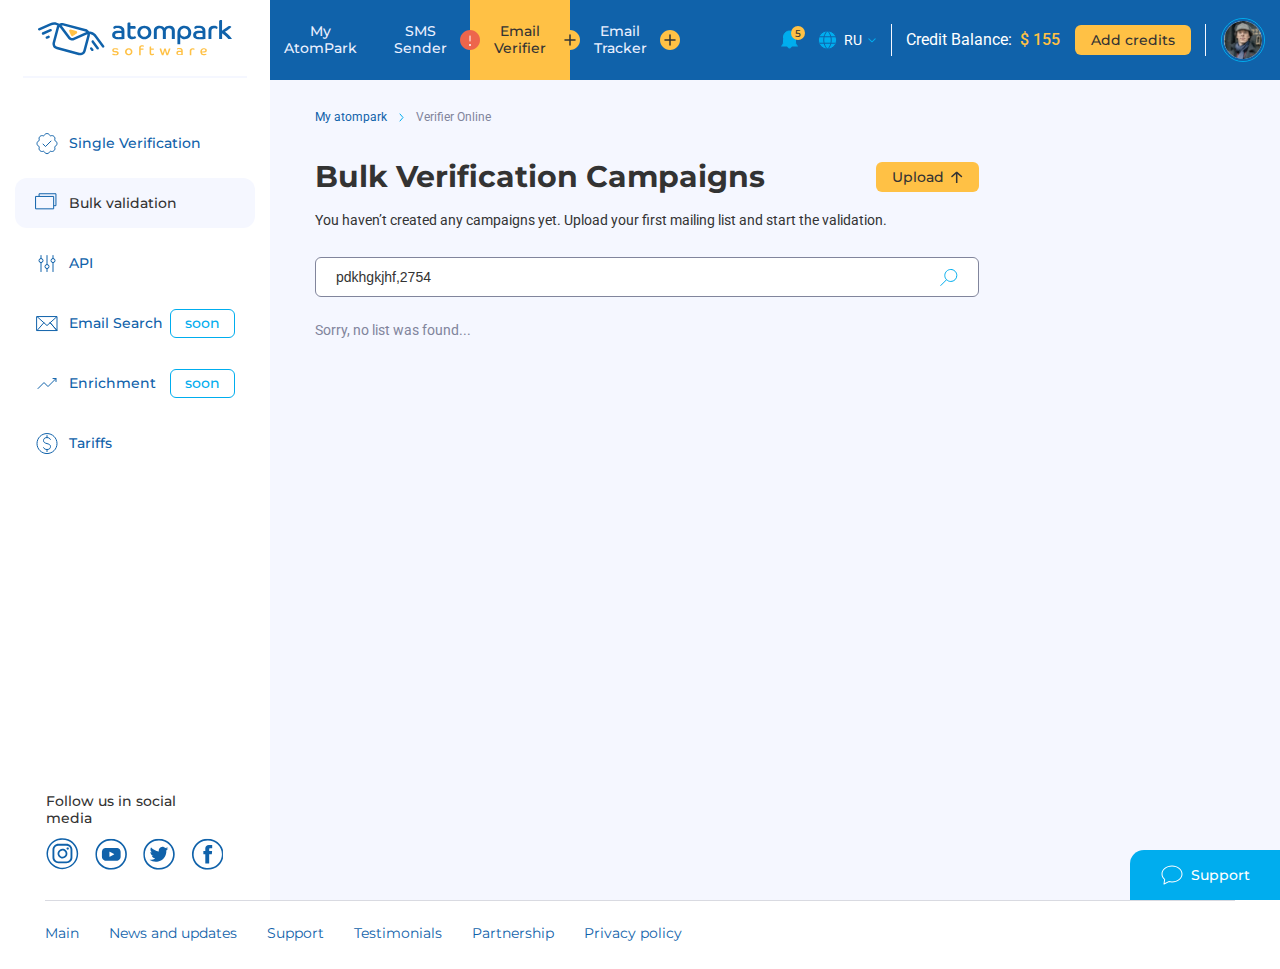
<file: verifier-bulk-no-result.html>
<!doctype html>
<html lang="en">
<head>
  <meta charset="UTF-8">
  <meta name="viewport"
        content="width=device-width, user-scalable=no, initial-scale=1.0, maximum-scale=1.0, minimum-scale=1.0">
  <meta http-equiv="X-UA-Compatible" content="ie=edge">
  <title>Verifier Bulk no result</title>
  <meta name="description" content="some text">
  <meta name="keywords" content="some, text">
  <link href="https://fonts.googleapis.com/css2?family=Roboto:wght@400;500;700&display=swap" rel="stylesheet">
  <link href="https://fonts.googleapis.com/css2?family=Montserrat:wght@400;500;600;700&display=swap" rel="stylesheet">
  <link rel="stylesheet" href="assets/css/ui.css">
  <link rel="stylesheet" href="assets/css/ui-donut.css">
  <link rel="stylesheet" href="assets/css/style.css">
  <link rel="stylesheet" href="assets/css/verifier-bulk.css">
</head>
<body>
<div class="wrapper">

  <aside class="sidebar">
    <div class="sidebar-mob-close"></div>
    <div class="sidebar-logo">
      <a href="#" class="sidebar-logo__img"><img src="assets/img/general/logo.svg" alt="Atompark"></a>
    </div>
    <div class="sidebar-menu">
      <ul class="sidebar-menu__list">
        <li class="sidebar-menu__list-item">
          <a href="#" class="sidebar-menu__link">
            <span class="sidebar-menu__link-icon">
              <svg width="24" height="25" viewBox="0 0 24 25" fill="none" xmlns="http://www.w3.org/2000/svg">
                <path d="M8 13.0513L10.5 15.5513L16 10.0513" stroke="#1062AA" stroke-linecap="round"/>
                <path
                    d="M12 22.5513C13.2363 22.5513 14.2979 21.8035 14.7572 20.7356C14.9195 20.3581 15.4558 20.136 15.8375 20.2881C16.9175 20.7184 18.1969 20.4965 19.0711 19.6224C19.9452 18.7482 20.1671 17.4688 19.7368 16.3888C19.5847 16.0071 19.8068 15.4708 20.1843 15.3085C21.2522 14.8491 22 13.7875 22 12.5513C22 11.315 21.2522 10.2534 20.1843 9.79409C19.8068 9.63173 19.5847 9.09546 19.7368 8.71373C20.1672 7.63381 19.9453 6.35438 19.0711 5.48021C18.1969 4.60604 16.9175 4.38413 15.8376 4.81448C15.4558 4.96661 14.9195 4.74447 14.7572 4.36697C14.2979 3.29905 13.2363 2.55127 12 2.55127C10.7637 2.55127 9.70214 3.29904 9.24282 4.36696C9.08046 4.74445 8.54419 4.96658 8.16246 4.81446C7.08254 4.3841 5.80311 4.60601 4.92894 5.48018C4.05477 6.35435 3.83286 7.63378 4.26321 8.7137C4.41534 9.09544 4.1932 9.63173 3.8157 9.79409C2.74778 10.2534 2 11.315 2 12.5513C2 13.7875 2.74777 14.8491 3.81569 15.3084C4.19318 15.4708 4.41531 16.0071 4.26319 16.3888C3.83284 17.4687 4.05474 18.7482 4.92891 19.6223C5.80308 20.4965 7.08251 20.7184 8.16243 20.288C8.54416 20.1359 9.08046 20.3581 9.24282 20.7356C9.70213 21.8035 10.7637 22.5513 12 22.5513Z"
                    stroke="#1062AA" stroke-linecap="round"/>
              </svg>
            </span>
            <span class="sidebar-menu__link-text">Single Verification</span>
          </a>
        </li>
        <li class="sidebar-menu__list-item sidebar-menu__list-item_active">
          <a href="#" class="sidebar-menu__link">
            <span class="sidebar-menu__link-icon">
              <svg width="22" height="20" viewBox="0 0 22 20" fill="none" xmlns="http://www.w3.org/2000/svg">
                <rect x="0.958984" y="3.43506" width="17.7115" height="12.3981" stroke="#1062AA" stroke-linecap="round"
                      stroke-linejoin="round"/>
                <path d="M4.08984 3.21287V0.75H20.9515V12.6855H19.057" stroke="#1062AA" stroke-linejoin="round"/>
              </svg>
            </span>
            <span class="sidebar-menu__link-text">Bulk validation</span>
          </a>
        </li>
        <li class="sidebar-menu__list-item">
          <a href="#" class="sidebar-menu__link">
            <span class="sidebar-menu__link-icon">
              <svg width="24" height="25" viewBox="0 0 24 25" fill="none" xmlns="http://www.w3.org/2000/svg">
                <circle cx="18" cy="9.55127" r="2" transform="rotate(90 18 9.55127)" stroke="#1062AA"/>
                <path d="M18 4.55127L18 7.55127" stroke="#1062AA" stroke-linecap="round" stroke-linejoin="round"/>
                <path d="M18 11.5513L18 20.5513" stroke="#1062AA" stroke-linecap="round" stroke-linejoin="round"/>
                <circle cx="6" cy="9.55127" r="2" transform="rotate(90 6 9.55127)" stroke="#1062AA"/>
                <path d="M6 4.55127L6 7.55127" stroke="#1062AA" stroke-linecap="round" stroke-linejoin="round"/>
                <path d="M6 11.5513L6 20.5513" stroke="#1062AA" stroke-linecap="round" stroke-linejoin="round"/>
                <circle cx="12" cy="15.5513" r="2" transform="rotate(90 12 15.5513)" stroke="#1062AA"/>
                <path d="M12 4.55127L12 13.5513" stroke="#1062AA" stroke-linecap="round" stroke-linejoin="round"/>
                <path d="M12 17.5513L12 20.5513" stroke="#1062AA" stroke-linecap="round" stroke-linejoin="round"/>
              </svg>
            </span>
            <span class="sidebar-menu__link-text">API</span>
          </a>
        </li>
        <li class="sidebar-menu__list-item">
          <a href="#" class="sidebar-menu__link">
            <span class="sidebar-menu__link-icon">
              <svg width="24" height="25" viewBox="0 0 24 25" fill="none" xmlns="http://www.w3.org/2000/svg">
                <rect x="2" y="5.55127" width="20" height="14" stroke="#1062AA" stroke-linecap="round"
                      stroke-linejoin="round"/>
                <path d="M2 5.55127L12 14.5513L22 5.55127" stroke="#1062AA"/>
                <path d="M2 19.5513L9 11.5513" stroke="#1062AA"/>
                <path fill-rule="evenodd" clip-rule="evenodd" d="M22 19.5513L15 11.5513L22 19.5513Z" stroke="#1062AA"/>
              </svg>
            </span>
            <span class="sidebar-menu__link-text">Email Search</span>
            <span class="sidebar-menu__link-label">soon</span>
          </a>
        </li>
        <li class="sidebar-menu__list-item">
          <a href="#" class="sidebar-menu__link">
            <span class="sidebar-menu__link-icon">
              <svg width="24" height="25" viewBox="0 0 24 25" fill="none" xmlns="http://www.w3.org/2000/svg">
                <path d="M3 17.5513L9 11.5513L13 15.5513L21 7.55127" stroke="#1062AA" stroke-linecap="round"
                      stroke-linejoin="round"/>
                <path d="M21 10.5513V7.55127H18" stroke="#1062AA" stroke-linecap="round"/>
              </svg>
            </span>
            <span class="sidebar-menu__link-text">Enrichment</span>
            <span class="sidebar-menu__link-label">soon</span>
          </a>
        </li>
        <li class="sidebar-menu__list-item">
          <a href="#" class="sidebar-menu__link">
            <span class="sidebar-menu__link-icon">
              <svg width="24" height="25" viewBox="0 0 24 25" fill="none" xmlns="http://www.w3.org/2000/svg">
                <path d="M12 4.55127V6.55127" stroke="#1062AA" stroke-linecap="round"/>
                <path d="M12 18.5513V20.5513" stroke="#1062AA" stroke-linecap="round"/>
                <path
                    d="M15.5 8.55127C15.5 8.55127 15 6.55127 12 6.55127C9 6.55127 8.5 8.50779 8.5 9.55127C8.5 13.6916 15.5 11.5162 15.5 15.5513C15.5 16.5947 15 18.5513 12 18.5513C9 18.5513 8.5 16.5513 8.5 16.5513"
                    stroke="#1062AA" stroke-linecap="round"/>
                <path fill-rule="evenodd" clip-rule="evenodd"
                      d="M12 22.5513C17.5228 22.5513 22 18.0741 22 12.5513C22 7.02842 17.5228 2.55127 12 2.55127C6.47715 2.55127 2 7.02842 2 12.5513C2 18.0741 6.47715 22.5513 12 22.5513Z"
                      stroke="#1062AA"/>
              </svg>
            </span>
            <span class="sidebar-menu__link-text">Tariffs</span>
          </a>
        </li>
      </ul>
    </div>
    <div class="sidebar-socials">
      <div class="sidebar-socials__title">Follow us in social media</div>
      <div class="sidebar-socials__items">
        <a href="#" class="sidebar-socials__item" target="_blank">
          <svg width="33" height="32" viewBox="0 0 33 32" fill="none" xmlns="http://www.w3.org/2000/svg">
            <path
                d="M16.34 31.1636C13.2071 31.1636 10.1446 30.2545 7.53977 28.5514C4.9349 26.8482 2.90465 24.4274 1.70576 21.5952C0.506863 18.7629 0.193178 15.6464 0.804368 12.6397C1.41556 9.63297 2.92417 6.87114 5.13943 4.70342C7.3547 2.53571 10.1771 1.05948 13.2498 0.461409C16.3224 -0.136662 19.5073 0.17029 22.4017 1.34345C25.2961 2.51661 27.77 4.50328 29.5105 7.05224C31.251 9.6012 32.18 12.598 32.18 15.6636C32.1769 19.7735 30.5071 23.7142 27.5372 26.6204C24.5673 29.5265 20.5401 31.1605 16.34 31.1636ZM16.34 1.64385C13.5049 1.64385 10.7335 2.46658 8.37636 4.00796C6.01917 5.54935 4.18206 7.74016 3.09739 10.3033C2.01273 12.8665 1.72923 15.6868 2.28274 18.4076C2.83626 21.1284 4.20194 23.6275 6.20704 25.5888C8.21215 27.5501 10.7666 28.8854 13.5473 29.4259C16.3281 29.9665 19.2102 29.6879 21.8291 28.6255C24.448 27.563 26.6861 25.7645 28.2604 23.4573C29.8346 21.15 30.6743 18.4378 30.6731 15.6636C30.67 11.9453 29.1587 8.38018 26.4713 5.75146C23.7838 3.12274 20.1399 1.64537 16.34 1.64385ZM21.6842 9.37671C21.4532 9.37671 21.2274 9.44375 21.0353 9.56935C20.8432 9.69495 20.6934 9.87347 20.605 10.0823C20.5166 10.2912 20.4935 10.521 20.5386 10.7428C20.5836 10.9645 20.6949 11.1682 20.8583 11.328C21.0216 11.4879 21.2298 11.5968 21.4564 11.6409C21.683 11.685 21.9178 11.6623 22.1313 11.5758C22.3447 11.4893 22.5272 11.3428 22.6555 11.1548C22.7839 10.9669 22.8524 10.7459 22.8524 10.5198C22.8524 10.2166 22.7293 9.92587 22.5103 9.7115C22.2912 9.49714 21.9941 9.37671 21.6842 9.37671ZM16.4743 10.8513C15.5003 10.8513 14.5481 11.134 13.7383 11.6636C12.9284 12.1933 12.2974 12.9461 11.9249 13.8268C11.5524 14.7075 11.4552 15.6766 11.6457 16.6113C11.8361 17.5461 12.3056 18.4046 12.9948 19.0782C13.684 19.7518 14.5619 20.2102 15.5174 20.3954C16.4728 20.5807 17.463 20.4845 18.3626 20.1189C19.2622 19.7534 20.0308 19.135 20.5711 18.3419C21.1114 17.5488 21.3992 16.6167 21.3981 15.6636C21.395 14.3872 20.875 13.1641 19.9522 12.2621C19.0293 11.3601 17.7787 10.8528 16.4743 10.8513ZM16.4743 18.7499C15.8505 18.7499 15.2408 18.5689 14.7221 18.2297C14.2034 17.8906 13.7992 17.4086 13.5604 16.8446C13.3217 16.2807 13.2593 15.6602 13.381 15.0615C13.5027 14.4628 13.803 13.9129 14.2441 13.4812C14.6852 13.0496 15.2472 12.7557 15.859 12.6366C16.4708 12.5175 17.105 12.5786 17.6813 12.8122C18.2576 13.0458 18.7502 13.4414 19.0968 13.9489C19.4433 14.4565 19.6283 15.0532 19.6283 15.6636C19.6283 16.4821 19.296 17.2671 18.7045 17.8459C18.1131 18.4247 17.3108 18.7499 16.4743 18.7499ZM26.4035 11.6628C26.4035 10.1046 25.771 8.61017 24.6449 7.50833C23.5189 6.40648 21.9917 5.78747 20.3993 5.78747H12.4793C10.8863 5.78747 9.35853 6.4063 8.23159 7.50798C7.10465 8.60966 6.47076 10.1041 6.46921 11.6628V19.4186C6.4669 20.1923 6.62066 20.9589 6.92166 21.6744C7.22266 22.3899 7.665 23.0403 8.22332 23.5882C8.78163 24.1361 9.44496 24.5709 10.1753 24.8675C10.9056 25.1641 11.6886 25.3168 12.4793 25.3168H20.3993C21.1898 25.3168 21.9724 25.1641 22.7024 24.8674C23.4324 24.5707 24.0954 24.1359 24.6532 23.5879C25.2111 23.0399 25.6529 22.3895 25.9532 21.674C26.2536 20.9585 26.4066 20.192 26.4035 19.4186V11.6628ZM24.5228 19.4186C24.5228 20.4887 24.0884 21.515 23.3151 22.2718C22.5418 23.0285 21.4929 23.4536 20.3993 23.4536H12.4793C11.3851 23.4536 10.3357 23.0287 9.56145 22.2721C8.78721 21.5155 8.35147 20.4892 8.34992 19.4186V11.6628C8.35147 10.5922 8.78721 9.56585 9.56145 8.8093C10.3357 8.05275 11.3851 7.62781 12.4793 7.62781H20.3993C21.4929 7.62781 22.5418 8.05293 23.3151 8.80965C24.0884 9.56636 24.5228 10.5927 24.5228 11.6628V19.4186Z"
                fill=""/>
          </svg>
        </a>
        <a href="#" class="sidebar-socials__item" target="_blank">
          <svg width="32" height="32" viewBox="0 0 32 32" fill="none" xmlns="http://www.w3.org/2000/svg">
            <g clip-path="url(#clip0)">
              <path
                  d="M16.1179 31.7616C12.9828 31.7639 9.91747 30.8562 7.30976 29.1533C4.70204 27.4504 2.66914 25.0288 1.46829 22.195C0.267446 19.3612 -0.0473765 16.2425 0.563662 13.2335C1.1747 10.2246 2.68414 7.46059 4.90097 5.29134C7.11781 3.12209 9.94241 1.64505 13.0174 1.04713C16.0923 0.449207 19.2794 0.757271 22.1754 1.93234C25.0714 3.10741 27.5461 5.09667 29.2863 7.64842C31.0266 10.2002 31.9542 13.1997 31.9519 16.2675C31.9455 20.3748 30.2752 24.3122 27.3071 27.2166C24.3391 30.1209 20.3154 31.7553 16.1179 31.7616ZM16.1179 2.42799C13.3201 2.42565 10.5845 3.23534 8.25713 4.75462C5.92972 6.2739 4.11509 8.43451 3.04278 10.9631C1.97047 13.4918 1.68867 16.2748 2.23302 18.9602C2.77737 21.6456 4.12341 24.1126 6.10087 26.0493C8.07834 27.986 10.5984 29.3052 13.3422 29.8402C16.086 30.3751 18.9303 30.1018 21.5153 29.0546C24.1004 28.0075 26.3099 26.2337 27.8645 23.9575C29.4191 21.6814 30.2489 19.0052 30.2489 16.2675C30.2457 12.6 28.7563 9.0835 26.1072 6.48911C23.4582 3.89472 19.8658 2.43425 16.1179 2.42799Z"
                  fill=""/>
              <path
                  d="M25.6366 13.9153C25.6366 13.3892 25.5301 12.8684 25.3233 12.3828C25.1165 11.8973 24.8135 11.4567 24.4317 11.0863C24.0499 10.716 23.5969 10.4234 23.0989 10.2253C22.6009 10.0273 22.0677 9.92773 21.5301 9.93241H10.9742C10.4402 9.93241 9.91153 10.0355 9.41839 10.2358C8.92525 10.4361 8.47734 10.7297 8.10035 11.0997C7.72336 11.4697 7.4247 11.9088 7.22147 12.392C7.01824 12.8751 6.91444 13.3928 6.91603 13.9153V18.749C6.91444 19.2715 7.01824 19.7892 7.22147 20.2723C7.4247 20.7555 7.72336 21.1946 8.10035 21.5646C8.47734 21.9346 8.92525 22.2282 9.41839 22.4285C9.91153 22.6288 10.4402 22.7319 10.9742 22.7319H21.5301C22.0677 22.7366 22.6009 22.637 23.0989 22.4389C23.5969 22.2409 24.0499 21.9482 24.4317 21.5779C24.8135 21.2076 25.1165 20.767 25.3233 20.2814C25.5301 19.7959 25.6366 19.2751 25.6366 18.749V13.9153ZM18.9817 16.5744L14.7666 18.8318C14.5854 18.9263 14.4284 18.8318 14.4284 18.5954V13.9625C14.4284 13.7498 14.5975 13.6316 14.7787 13.7262L19.018 16.0899C19.0575 16.1208 19.0881 16.1613 19.1066 16.2074C19.1252 16.2534 19.1311 16.3035 19.1238 16.3525C19.1164 16.4015 19.0961 16.4478 19.0649 16.4867C19.0336 16.5256 18.9924 16.5559 18.9455 16.5744H18.9817Z"
                  fill=""/>
            </g>
            <defs>
              <clipPath id="clip0">
                <rect width="31.68" height="31" fill="white" transform="translate(0.271484 0.761353)"/>
              </clipPath>
            </defs>
          </svg>
        </a>
        <a href="#" class="sidebar-socials__item" target="_blank">
          <svg width="32" height="32" viewBox="0 0 32 32" fill="none" xmlns="http://www.w3.org/2000/svg">
            <g clip-path="url(#clip0)">
              <path
                  d="M15.9624 31.7616C12.8322 31.7639 9.77161 30.8562 7.16794 29.1533C4.56428 27.4504 2.53454 25.0288 1.33555 22.195C0.136575 19.3612 -0.177759 16.2425 0.43233 13.2335C1.04242 10.2246 2.54951 7.46059 4.7629 5.29134C6.97629 3.12209 9.79651 1.64505 12.8667 1.04713C15.9369 0.449207 19.119 0.757271 22.0105 1.93234C24.902 3.10741 27.3728 5.09667 29.1104 7.64842C30.8479 10.2002 31.7741 13.1997 31.7718 16.2675C31.7654 20.3748 30.0977 24.3122 27.1343 27.2166C24.1708 30.1209 20.1533 31.7553 15.9624 31.7616ZM15.9624 2.42799C13.169 2.42565 10.4376 3.23534 8.11384 4.75462C5.79005 6.2739 3.97824 8.43451 2.9076 10.9631C1.83696 13.4918 1.55559 16.2748 2.09909 18.9602C2.6426 21.6456 3.98655 24.1126 5.96094 26.0493C7.93533 27.986 10.4514 29.3052 13.191 29.8402C15.9306 30.3751 18.7705 30.1018 21.3515 29.0546C23.9325 28.0075 26.1386 26.2337 27.6908 23.9575C29.2429 21.6814 30.0714 19.0052 30.0714 16.2675C30.0682 12.6 28.5811 9.0835 25.9362 6.48911C23.2913 3.89472 19.7045 2.43425 15.9624 2.42799Z"
                  fill=""/>
              <path
                  d="M25.0444 10.6062C24.4504 10.8561 23.8264 11.0309 23.1873 11.1262C23.4888 11.1262 23.935 10.5471 24.1038 10.3344C24.3818 10.0057 24.5945 9.6289 24.7309 9.22343C24.7309 9.22343 24.7309 9.15252 24.7309 9.12888C24.7162 9.12058 24.6996 9.11621 24.6826 9.11621C24.6657 9.11621 24.6491 9.12058 24.6344 9.12888C23.9362 9.49222 23.195 9.77007 22.4276 9.95618C22.4042 9.97094 22.377 9.97879 22.3492 9.97879C22.3214 9.97879 22.2942 9.97094 22.2708 9.95618L22.0779 9.76708C21.7591 9.49694 21.3963 9.28121 21.0046 9.12888C20.4859 8.9187 19.9245 8.82968 19.3646 8.86887C18.8215 8.90297 18.2916 9.04788 17.809 9.29434C17.3194 9.54064 16.8888 9.88613 16.5458 10.3079C16.2027 10.7297 15.9551 11.2181 15.8193 11.7408C15.7107 12.2554 15.7107 12.7862 15.8193 13.3008C15.8193 13.3836 15.8193 13.3954 15.7348 13.3836C12.807 13.0963 10.0958 11.7424 8.13767 9.5898C8.05326 9.49526 8.00502 9.49526 7.93267 9.5898C7.53307 10.3032 7.38052 11.1244 7.49795 11.93C7.61538 12.7356 7.99644 13.482 8.58386 14.0572C8.72856 14.1872 8.88533 14.329 9.05416 14.459C8.54194 14.4191 8.0424 14.2827 7.58296 14.0572C7.49854 14.0572 7.45031 14.0572 7.45031 14.1281C7.43264 14.2694 7.43264 14.4123 7.45031 14.5536C7.53977 15.226 7.81036 15.8629 8.23424 16.3988C8.65813 16.9347 9.22001 17.3502 9.86211 17.6028C10.0163 17.6694 10.1783 17.717 10.3445 17.7446C9.86913 17.8188 9.38479 17.8188 8.90945 17.7446C8.80092 17.7446 8.76474 17.7446 8.80092 17.8746C9.04973 18.5056 9.45798 19.0644 9.9874 19.4985C10.5168 19.9326 11.1501 20.2278 11.8277 20.3565H12.2377C11.6507 20.8751 10.9425 21.2445 10.1756 21.432C9.17198 21.7842 8.10192 21.9173 7.0403 21.822C6.87148 21.822 6.8353 21.822 6.78706 21.822C6.73883 21.822 6.78706 21.8929 6.78706 21.9402L7.43825 22.3184C8.09041 22.69 8.78182 22.9912 9.50034 23.2166C11.3726 23.7718 13.3609 23.8348 15.2658 23.3992C17.1707 22.9636 18.9253 22.0447 20.3534 20.7347C21.3793 19.6428 22.1722 18.3611 22.6858 16.9648C23.1994 15.5685 23.4232 14.0857 23.3441 12.6035C23.3441 12.4853 23.4888 12.4263 23.5732 12.3672C24.1349 11.939 24.6304 11.4334 25.0444 10.8662C25.108 10.7809 25.138 10.676 25.1288 10.5707C25.1288 10.5707 25.1288 10.5707 25.0444 10.6062Z"
                  fill=""/>
              <path fill-rule="evenodd" clip-rule="evenodd"
                    d="M12.7793 23.6539C12.7793 23.6539 13.1049 23.6539 12.7793 23.6539C12.7793 23.6414 12.8155 23.6539 12.7793 23.6539Z"
                    fill=""/>
            </g>
            <defs>
              <clipPath id="clip0">
                <rect width="31.6308" height="31" fill="white" transform="translate(0.140625 0.761353)"/>
              </clipPath>
            </defs>
          </svg>
        </a>
        <a href="#" class="sidebar-socials__item" target="_blank">
          <svg width="33" height="32" viewBox="0 0 33 32" fill="none" xmlns="http://www.w3.org/2000/svg">
            <g clip-path="url(#clip0)">
              <path
                  d="M16.7859 31.7616C13.6508 31.7639 10.5854 30.8562 7.97772 29.1533C5.37001 27.4504 3.33711 25.0288 2.13626 22.195C0.935415 19.3612 0.620592 16.2425 1.23163 13.2335C1.84267 10.2246 3.3521 7.46059 5.56894 5.29134C7.78577 3.12209 10.6104 1.64505 13.6853 1.04713C16.7603 0.449207 19.9474 0.757271 22.8434 1.93234C25.7394 3.10741 28.214 5.09667 29.9543 7.64842C31.6946 10.2002 32.6222 13.1997 32.6198 16.2675C32.6134 20.3748 30.9432 24.3122 27.9751 27.2166C25.007 30.1209 20.9833 31.7553 16.7859 31.7616ZM16.7859 2.42799C13.9881 2.42565 11.2525 3.23534 8.9251 4.75462C6.59769 6.2739 4.78306 8.43451 3.71075 10.9631C2.63844 13.4918 2.35664 16.2748 2.90099 18.9602C3.44534 21.6456 4.79138 24.1126 6.76884 26.0493C8.7463 27.986 11.2663 29.3052 14.0102 29.8402C16.754 30.3751 19.5983 30.1018 22.1833 29.0546C24.7683 28.0075 26.9779 26.2337 28.5325 23.9575C30.0871 21.6814 30.9168 19.0052 30.9168 16.2675C30.9137 12.6 29.4242 9.0835 26.7752 6.48911C24.1261 3.89472 20.5338 2.43425 16.7859 2.42799Z"
                  fill=""/>
              <path fill-rule="evenodd" clip-rule="evenodd"
                    d="M14.298 16.3379V25.32C14.298 25.3827 14.3235 25.4428 14.3688 25.4871C14.4141 25.5315 14.4755 25.5564 14.5396 25.5564H17.9455C18.0096 25.5564 18.071 25.5315 18.1163 25.4871C18.1616 25.4428 18.1871 25.3827 18.1871 25.32V16.1843H20.6026C20.6328 16.1859 20.6629 16.1816 20.6914 16.1718C20.7199 16.162 20.7461 16.1467 20.7685 16.127C20.791 16.1072 20.8092 16.0833 20.8222 16.0566C20.8352 16.03 20.8426 16.001 20.8442 15.9715L21.0857 13.2178C21.0874 13.1858 21.0823 13.1538 21.0709 13.1237C21.0595 13.0937 21.042 13.0662 21.0194 13.043C20.9968 13.0198 20.9696 13.0013 20.9395 12.9887C20.9094 12.9761 20.877 12.9696 20.8442 12.9696H18.1871V11.0196C18.1902 10.9109 18.2152 10.8039 18.2606 10.7047C18.306 10.6055 18.3709 10.516 18.4517 10.4414C18.5324 10.3668 18.6274 10.3084 18.7313 10.2698C18.8351 10.2311 18.9456 10.2128 19.0567 10.2159H20.965C20.9961 10.216 21.027 10.2098 21.0557 10.1978C21.0843 10.1857 21.1102 10.1681 21.1317 10.146C21.1531 10.1239 21.1698 10.0977 21.1806 10.0691C21.1914 10.0405 21.1961 10.01 21.1944 9.97955V7.20219C21.1961 7.17172 21.1914 7.14125 21.1806 7.11263C21.1698 7.084 21.1531 7.05783 21.1317 7.03571C21.1102 7.01359 21.0843 6.99599 21.0557 6.98397C21.027 6.97195 20.9961 6.96578 20.965 6.96582H17.716C16.8084 6.96895 15.9391 7.32395 15.2984 7.95307C14.6578 8.58219 14.298 9.43414 14.298 10.3223V12.9696H12.5951C12.531 12.9696 12.4696 12.9945 12.4243 13.0389C12.379 13.0832 12.3535 13.1433 12.3535 13.206V15.9597C12.3535 15.9902 12.3598 16.0204 12.3721 16.0485C12.3843 16.0765 12.4023 16.1018 12.4249 16.1228C12.4475 16.1438 12.4743 16.1601 12.5035 16.1707C12.5328 16.1813 12.5639 16.1859 12.5951 16.1843H14.298V16.3379Z"
                    fill=""/>
            </g>
            <defs>
              <clipPath id="clip0">
                <rect width="31.68" height="31" fill="white" transform="translate(0.939453 0.761353)"/>
              </clipPath>
            </defs>
          </svg>
        </a>
      </div>
    </div>
  </aside>

  <main class="inner">

    <section class="header">
      <div class="header-open-mob">
        <div></div>
        <div></div>
        <div></div>
      </div>
      <ul class="header-menu">
        <li class="header-menu__item">
          <a href="#" class="header-menu__link">My AtomPark</a>
        </li>
        <li class="header-menu__item">
          <a href="#" class="header-menu__link">SMS Sender</a>
          <div class="header-menu__hint">
            <div class="header-menu__hint-icon">
              <svg width="24" height="24" viewBox="0 0 24 24" fill="none" xmlns="http://www.w3.org/2000/svg">
                <path fill-rule="evenodd" clip-rule="evenodd"
                      d="M12 17C12.5523 17 13 16.5523 13 16C13 15.4477 12.5523 15 12 15C11.4477 15 11 15.4477 11 16C11 16.5523 11.4477 17 12 17Z"
                      fill="white"/>
                <path fill-rule="evenodd" clip-rule="evenodd"
                      d="M12 22C17.5228 22 22 17.5228 22 12C22 6.47715 17.5228 2 12 2C6.47715 2 2 6.47715 2 12C2 17.5228 6.47715 22 12 22Z"
                      fill="#ED654C"/>
                <path d="M12 8V13" stroke="white" stroke-linecap="round"/>
                <circle cx="12" cy="17" r="1" fill="white"/>
              </svg>
            </div>
            <div class="header-menu__hint-card">
              <div class="header-menu__hint-text">You have run out of free SMS.</div>
              <a href="#" class="header-menu__hint-link">
                <span>Top up balance</span>
                <span class="header-menu__hint-link-icon">
                  <svg width="13" height="12" viewBox="0 0 13 12" fill="none" xmlns="http://www.w3.org/2000/svg">
                    <path fill-rule="evenodd" clip-rule="evenodd"
                          d="M10.1893 6.27293L-2.08633e-07 6.27293L-2.742e-07 4.77293L10.1893 4.77293L6.6967 1.28029C6.40381 0.987393 6.40381 0.51252 6.6967 0.219626C6.98959 -0.0732673 7.46447 -0.0732673 7.75736 0.219626L12.5303 4.9926C12.8232 5.28549 12.8232 5.76036 12.5303 6.05326L7.75736 10.8262C7.46447 11.1191 6.98959 11.1191 6.6967 10.8262C6.40381 10.5333 6.40381 10.0585 6.6967 9.76557L10.1893 6.27293Z"
                          fill="#00ADEE"/>
                  </svg>
                </span>
              </a>
            </div>
          </div>
        </li>
        <li class="header-menu__item">
          <a href="#" class="header-menu__link header-menu__link_active">Email Verifier</a>
          <div class="header-menu__hint">
            <div class="header-menu__hint-icon">
              <svg width="24" height="24" viewBox="0 0 24 24" fill="none" xmlns="http://www.w3.org/2000/svg">
                <path
                    d="M12 22C17.5228 22 22 17.5228 22 12C22 6.47715 17.5228 2 12 2C6.47715 2 2 6.47715 2 12C2 17.5228 6.47715 22 12 22Z"
                    fill="#FFC145"/>
                <path d="M12 7V17" stroke="#333333" stroke-width="1.5" stroke-linecap="round" stroke-linejoin="round"/>
                <path d="M7 12H17" stroke="#333333" stroke-width="1.5" stroke-linecap="round" stroke-linejoin="round"/>
              </svg>
            </div>
            <div class="header-menu__hint-card">
              <div class="header-menu__hint-text">Checking email addresses validity</div>
              <a href="#" class="header-menu__hint-link">
                <span>Add service</span>
                <span class="header-menu__hint-link-icon">
                  <svg width="13" height="12" viewBox="0 0 13 12" fill="none" xmlns="http://www.w3.org/2000/svg">
                    <path fill-rule="evenodd" clip-rule="evenodd"
                          d="M10.1893 6.27293L-2.08633e-07 6.27293L-2.742e-07 4.77293L10.1893 4.77293L6.6967 1.28029C6.40381 0.987393 6.40381 0.51252 6.6967 0.219626C6.98959 -0.0732673 7.46447 -0.0732673 7.75736 0.219626L12.5303 4.9926C12.8232 5.28549 12.8232 5.76036 12.5303 6.05326L7.75736 10.8262C7.46447 11.1191 6.98959 11.1191 6.6967 10.8262C6.40381 10.5333 6.40381 10.0585 6.6967 9.76557L10.1893 6.27293Z"
                          fill="#00ADEE"/>
                  </svg>
                </span>
              </a>
            </div>
          </div>
        </li>
        <li class="header-menu__item">
          <a href="#" class="header-menu__link">Email Tracker</a>
          <div class="header-menu__hint">
            <div class="header-menu__hint-icon">
              <svg width="24" height="24" viewBox="0 0 24 24" fill="none" xmlns="http://www.w3.org/2000/svg">
                <path
                    d="M12 22C17.5228 22 22 17.5228 22 12C22 6.47715 17.5228 2 12 2C6.47715 2 2 6.47715 2 12C2 17.5228 6.47715 22 12 22Z"
                    fill="#FFC145"/>
                <path d="M12 7V17" stroke="#333333" stroke-width="1.5" stroke-linecap="round" stroke-linejoin="round"/>
                <path d="M7 12H17" stroke="#333333" stroke-width="1.5" stroke-linecap="round" stroke-linejoin="round"/>
              </svg>
            </div>
            <div class="header-menu__hint-card">
              <div class="header-menu__hint-text">Tracking email opens and clicks</div>
              <a href="#" class="header-menu__hint-link">
                <span>Add service</span>
                <span class="header-menu__hint-link-icon">
                  <svg width="13" height="12" viewBox="0 0 13 12" fill="none" xmlns="http://www.w3.org/2000/svg">
                    <path fill-rule="evenodd" clip-rule="evenodd"
                          d="M10.1893 6.27293L-2.08633e-07 6.27293L-2.742e-07 4.77293L10.1893 4.77293L6.6967 1.28029C6.40381 0.987393 6.40381 0.51252 6.6967 0.219626C6.98959 -0.0732673 7.46447 -0.0732673 7.75736 0.219626L12.5303 4.9926C12.8232 5.28549 12.8232 5.76036 12.5303 6.05326L7.75736 10.8262C7.46447 11.1191 6.98959 11.1191 6.6967 10.8262C6.40381 10.5333 6.40381 10.0585 6.6967 9.76557L10.1893 6.27293Z"
                          fill="#00ADEE"/>
                  </svg>
                </span>
              </a>
            </div>
          </div>
        </li>
      </ul>
      <div class="header-mob-info">
        <svg width="24" height="24" viewBox="0 0 24 24" fill="none" xmlns="http://www.w3.org/2000/svg"
             style="margin-top: -3px;">
          <path fill-rule="evenodd" clip-rule="evenodd"
                d="M12 22.5513C17.5228 22.5513 22 18.0741 22 12.5513C22 7.02842 17.5228 2.55127 12 2.55127C6.47715 2.55127 2 7.02842 2 12.5513C2 18.0741 6.47715 22.5513 12 22.5513Z"
                fill="#00ADEE" stroke="#00ADEE"/>
          <path d="M12 4.55127V6.55127" stroke="#FFF" stroke-linecap="round"/>
          <path d="M12 18.5513V20.5513" stroke="#FFF" stroke-linecap="round"/>
          <path
              d="M15.5 8.55127C15.5 8.55127 15 6.55127 12 6.55127C9 6.55127 8.5 8.50779 8.5 9.55127C8.5 13.6916 15.5 11.5162 15.5 15.5513C15.5 16.5947 15 18.5513 12 18.5513C9 18.5513 8.5 16.5513 8.5 16.5513"
              stroke="#FFF" stroke-linecap="round"/>
        </svg>
      </div>
      <div class="header-notifications">
        <div class="header-notifications__icon js-dd">
          <svg width="25" height="24" viewBox="0 0 25 24" fill="none" xmlns="http://www.w3.org/2000/svg">
            <path fill-rule="evenodd" clip-rule="evenodd"
                  d="M12.5 3C15.8137 3 18.5 5.68624 18.5 8.99995C18.5 10.9131 18.5 12.8341 18.5 14C18.5 17 20.5 18 20.5 18L4.5 18C4.5 18 6.5 17 6.5 14C6.5 12.8341 6.5 10.9131 6.5 8.99995C6.5 5.68624 9.18629 3 12.5 3Z"
                  fill="#00ADEE" stroke="#00ADEE" stroke-linejoin="round"/>
            <path fill-rule="evenodd" clip-rule="evenodd"
                  d="M10.5 18C10.5 19.1046 11.3954 20 12.5 20C13.6046 20 14.5 19.1046 14.5 18" fill="#00ADEE"/>
            <path d="M10.5 18C10.5 19.1046 11.3954 20 12.5 20C13.6046 20 14.5 19.1046 14.5 18" stroke="#00ADEE"/>
          </svg>
          <div class="header-notifications__count">5</div>
        </div>
        <div class="header-notifications__list js-dd-content">
          <div class="header-notifications__list-title">Notification</div>
          <a href="#" class="header-notifications__list-item">Meet the updated Atomic Mail Sender 9.55</a>
          <a href="#" class="header-notifications__list-item">Sending messages in Telegram becomes available</a>
          <a href="#" class="header-notifications__list-item">AtomPark Software is launching a loyalty program for SMS
            service users</a>
          <a href="#" class="header-notifications__list-item">Meet the updated version of Atomic Email Studio!</a>
        </div>
      </div>
      <div class="header-lang">
        <div class="header-lang__switch js-dd">
          <div class="header-lang__switch-icon">
            <svg width="21" height="20" viewBox="0 0 21 20" fill="none" xmlns="http://www.w3.org/2000/svg">
              <circle r="9.18606" transform="matrix(-1 0 0 1 10.4995 10.001)" fill="#00ADEE" stroke="#1062AA"/>
              <path
                  d="M10.498 0.853027C10.498 0.853027 6.73125 3.5436 6.73125 10.001C6.73125 15.9202 10.498 19.1489 10.498 19.1489"
                  stroke="#1062AA"/>
              <path
                  d="M10.498 19.1489C10.498 19.1489 14.2648 16.4584 14.2648 10.001C14.2648 4.08173 10.498 0.853039 10.498 0.853039"
                  stroke="#1062AA"/>
              <path d="M1.88672 6.77222L19.1064 6.77222" stroke="#1062AA"/>
              <path d="M2.42773 13.2295L18.5712 13.2295" stroke="#1062AA"/>
            </svg>
          </div>
          <div class="header-lang__switch-text">RU</div>
          <div class="header-lang__switch-arrow">
            <svg width="8" height="5" viewBox="0 0 8 5" fill="none" xmlns="http://www.w3.org/2000/svg">
              <path
                  d="M4.35355 4.35355C4.15829 4.54882 3.84171 4.54882 3.64645 4.35355L0.464466 1.17157C0.269204 0.976311 0.269204 0.659728 0.464466 0.464466C0.659728 0.269204 0.976311 0.269204 1.17157 0.464466L4 3.29289L6.82843 0.464466C7.02369 0.269204 7.34027 0.269204 7.53553 0.464466C7.7308 0.659728 7.7308 0.976311 7.53553 1.17157L4.35355 4.35355ZM4.5 3L4.5 4L3.5 4L3.5 3L4.5 3Z"
                  fill="#00ADEE"/>
            </svg>
          </div>
        </div>
        <div class="header-lang__select js-dd-content">
          <div class="header-lang__item">
            <a href="#" class="header-lang__link">Русский</a>
          </div>
          <div class="header-lang__item">
            <a class="header-lang__link header-lang__link_current">English</a>
          </div>
        </div>
      </div>
      <div class="header-state header-state--single">
        <div class="header-state__table">
          <div class="header-state__table-row">
            <div class="header-state__table-cell">
              <div class="header-state__label">Credit Balance:</div>
            </div>
            <div class="header-state__table-cell">
              <div class="header-state__value">$ 155</div>
            </div>
          </div>
        </div>
        <div class="header-state__btn">
          <a href="#" class="btn btn-orange">Add credits</a>
        </div>
      </div>
      <div class="header-user">
        <div class="header-user-profile__avatar js-dd"><img src="assets/img/general/header-user-avatar.jpg" alt="uname">
        </div>
        <div class="header-user-menu js-dd-content">
          <div class="header-user-menu__items">
            <div class="header-user-menu__item">
              <a href="#" class="header-user-menu__link">My tickets</a>
              <div class="header-user-menu__icon">
                <svg width="24" height="24" viewBox="0 0 24 24" fill="none" xmlns="http://www.w3.org/2000/svg">
                  <path
                      d="M11 8L9.42229 7.21115C9.14458 7.07229 8.83835 7 8.52786 7H7.82843C7.29799 7 6.78929 7.21071 6.41421 7.58579L5.58579 8.41421C5.21071 8.78929 5 9.29799 5 9.82843L5 14.9296C5 15.5983 5.3342 16.2228 5.8906 16.5937L9.75746 19.1716C10.4944 19.663 11.4668 19.611 12.1472 19.044L17 15"
                      stroke="#1062AA"/>
                  <path fill-rule="evenodd" clip-rule="evenodd"
                        d="M14.4549 12.9142C13.8515 12.1062 12.741 11.8739 11.8643 12.3721L10.009 13.4266C9.41298 13.7653 8.66412 13.6641 8.17937 13.1794V13.1794C7.54605 12.546 7.59324 11.5056 8.2813 10.9323L12.4437 7.46356C12.8032 7.16403 13.2562 7 13.7241 7H14.5279C14.8384 7 15.1446 7.07229 15.4223 7.21115L17.8944 8.44721C18.572 8.786 19 9.47852 19 10.2361L19 12.9796C19 14.9037 16.5489 15.718 15.3976 14.1764L14.4549 12.9142Z"
                        stroke="#1062AA"/>
                  <path d="M1 17V8" stroke="#1062AA" stroke-linecap="round"/>
                  <path d="M1 17V8" stroke="#1062AA" stroke-linecap="round"/>
                  <path d="M23 17V8" stroke="#1062AA" stroke-linecap="round"/>
                </svg>
              </div>
            </div>
            <div class="header-user-menu__item">
              <a href="#" class="header-user-menu__link">Account Settings</a>
              <div class="header-user-menu__icon">
                <svg width="24" height="24" viewBox="0 0 24 24" fill="none" xmlns="http://www.w3.org/2000/svg">
                  <path
                      d="M9.5438 4.36754L9.06946 4.20943L9.06946 4.20943L9.5438 4.36754ZM9.12827 5.61412L9.33358 6.07003L9.53334 5.98007L9.60261 5.77224L9.12827 5.61412ZM7.90662 6.32071L7.80638 6.81056L8.02137 6.85455L8.19929 6.7261L7.90662 6.32071ZM6.61767 6.05695L6.51743 6.54679L6.61767 6.05695ZM4.48466 7.01634L4.91767 7.26634L4.48466 7.01634ZM3.92618 7.98366L4.35919 8.23366L3.92618 7.98366ZM4.16182 10.3106L4.53592 9.97886H4.53592L4.16182 10.3106ZM5.03471 11.295L5.53223 11.3447L5.55401 11.127L5.40881 10.9632L5.03471 11.295ZM5.03471 12.705L5.40881 13.0368L5.55401 12.873L5.53223 12.6553L5.03471 12.705ZM4.16182 13.6894L3.78772 13.3577H3.78772L4.16182 13.6894ZM3.92618 16.0163L4.35919 15.7663L3.92618 16.0163ZM4.48466 16.9837L4.91767 16.7337L4.48466 16.9837ZM6.61767 17.9431L6.51743 17.4532H6.51743L6.61767 17.9431ZM7.90662 17.6793L8.19929 17.2739L8.02137 17.1454L7.80638 17.1894L7.90662 17.6793ZM9.12827 18.3859L9.60261 18.2278L9.53334 18.0199L9.33358 17.93L9.12827 18.3859ZM9.5438 19.6325L9.06946 19.7906L9.5438 19.6325ZM14.4555 19.6325L13.9812 19.4743L14.4555 19.6325ZM14.871 18.3859L14.6657 17.93L14.466 18.0199L14.3967 18.2278L14.871 18.3859ZM16.0927 17.6793L16.1929 17.1894L15.9779 17.1454L15.8 17.2739L16.0927 17.6793ZM17.3816 17.9431L17.2814 18.4329H17.2814L17.3816 17.9431ZM19.5146 16.9837L19.0816 16.7337L19.5146 16.9837ZM20.0731 16.0163L20.5061 16.2663L20.0731 16.0163ZM19.8375 13.6894L19.4634 14.0211V14.0211L19.8375 13.6894ZM18.9646 12.705L18.4671 12.6553L18.4453 12.873L18.5905 13.0368L18.9646 12.705ZM18.9646 11.295L18.5905 10.9632L18.4453 11.127L18.4671 11.3447L18.9646 11.295ZM19.8375 10.3106L20.2116 10.6423L19.8375 10.3106ZM20.0731 7.98366L19.6401 8.23366L19.6401 8.23366L20.0731 7.98366ZM19.5146 7.01634L19.9476 6.76634V6.76634L19.5146 7.01634ZM17.3816 6.05695L17.2814 5.5671L17.3816 6.05695ZM16.0927 6.32071L15.8 6.7261L15.9779 6.85455L16.1929 6.81056L16.0927 6.32071ZM14.871 5.61412L14.3967 5.77224L14.466 5.98007L14.6657 6.07003L14.871 5.61412ZM14.4555 4.36754L13.9812 4.52566V4.52566L14.4555 4.36754ZM10.0181 4.52566C10.2223 3.91315 10.7955 3.5 11.4412 3.5V2.5C10.3651 2.5 9.40974 3.18858 9.06946 4.20943L10.0181 4.52566ZM9.60261 5.77224L10.0181 4.52566L9.06946 4.20943L8.65393 5.45601L9.60261 5.77224ZM8.19929 6.7261C8.55254 6.47107 8.9323 6.25074 9.33358 6.07003L8.92296 5.15822C8.45957 5.3669 8.02134 5.6212 7.61394 5.91532L8.19929 6.7261ZM6.51743 6.54679L7.80638 6.81056L8.00686 5.83086L6.71791 5.5671L6.51743 6.54679ZM4.91767 7.26634C5.24049 6.7072 5.88489 6.41736 6.51743 6.54679L6.71791 5.5671C5.66368 5.35136 4.58968 5.83443 4.05165 6.76634L4.91767 7.26634ZM4.35919 8.23366L4.91767 7.26634L4.05165 6.76634L3.49316 7.73366L4.35919 8.23366ZM4.53592 9.97886C4.10756 9.49579 4.03637 8.79281 4.35919 8.23366L3.49316 7.73366C2.95513 8.66557 3.07378 9.83721 3.78772 10.6423L4.53592 9.97886ZM5.40881 10.9632L4.53592 9.97886L3.78772 10.6423L4.66061 11.6267L5.40881 10.9632ZM5.49965 12C5.49965 11.7787 5.51069 11.5601 5.53223 11.3447L4.53719 11.2452C4.51235 11.4936 4.49965 11.7454 4.49965 12H5.49965ZM5.53223 12.6553C5.51069 12.4399 5.49965 12.2213 5.49965 12H4.49965C4.49965 12.2546 4.51235 12.5064 4.53719 12.7548L5.53223 12.6553ZM4.53592 14.0211L5.40881 13.0368L4.66061 12.3733L3.78772 13.3577L4.53592 14.0211ZM4.35919 15.7663C4.03637 15.2072 4.10756 14.5042 4.53592 14.0211L3.78772 13.3577C3.07378 14.1628 2.95513 15.3344 3.49316 16.2663L4.35919 15.7663ZM4.91767 16.7337L4.35919 15.7663L3.49316 16.2663L4.05164 17.2337L4.91767 16.7337ZM6.51743 17.4532C5.88489 17.5826 5.24049 17.2928 4.91767 16.7337L4.05164 17.2337C4.58968 18.1656 5.66368 18.6486 6.71791 18.4329L6.51743 17.4532ZM7.80638 17.1894L6.51743 17.4532L6.71791 18.4329L8.00686 18.1691L7.80638 17.1894ZM9.33358 17.93C8.9323 17.7493 8.55254 17.5289 8.19929 17.2739L7.61394 18.0847C8.02134 18.3788 8.45958 18.6331 8.92296 18.8418L9.33358 17.93ZM10.0181 19.4743L9.60261 18.2278L8.65393 18.544L9.06946 19.7906L10.0181 19.4743ZM11.4412 20.5C10.7955 20.5 10.2223 20.0869 10.0181 19.4743L9.06946 19.7906C9.40974 20.8114 10.3651 21.5 11.4412 21.5V20.5ZM12.5581 20.5H11.4412V21.5H12.5581V20.5ZM13.9812 19.4743C13.777 20.0869 13.2038 20.5 12.5581 20.5V21.5C13.6342 21.5 14.5896 20.8114 14.9298 19.7906L13.9812 19.4743ZM14.3967 18.2278L13.9812 19.4743L14.9298 19.7906L15.3454 18.544L14.3967 18.2278ZM15.8 17.2739C15.4468 17.5289 15.067 17.7493 14.6657 17.93L15.0763 18.8418C15.5397 18.6331 15.978 18.3788 16.3853 18.0847L15.8 17.2739ZM17.4819 17.4532L16.1929 17.1894L15.9924 18.1691L17.2814 18.4329L17.4819 17.4532ZM19.0816 16.7337C18.7588 17.2928 18.1144 17.5826 17.4819 17.4532L17.2814 18.4329C18.3356 18.6486 19.4096 18.1656 19.9476 17.2337L19.0816 16.7337ZM19.6401 15.7663L19.0816 16.7337L19.9476 17.2337L20.5061 16.2663L19.6401 15.7663ZM19.4634 14.0211C19.8917 14.5042 19.9629 15.2072 19.6401 15.7663L20.5061 16.2663C21.0442 15.3344 20.9255 14.1628 20.2116 13.3577L19.4634 14.0211ZM18.5905 13.0368L19.4634 14.0211L20.2116 13.3577L19.3387 12.3733L18.5905 13.0368ZM18.4996 12C18.4996 12.2213 18.4886 12.4399 18.4671 12.6553L19.4621 12.7548C19.4869 12.5064 19.4996 12.2546 19.4996 12H18.4996ZM18.4671 11.3447C18.4886 11.5601 18.4996 11.7787 18.4996 12H19.4996C19.4996 11.7454 19.4869 11.4936 19.4621 11.2452L18.4671 11.3447ZM19.4634 9.97886L18.5905 10.9632L19.3387 11.6267L20.2116 10.6423L19.4634 9.97886ZM19.6401 8.23366C19.9629 8.7928 19.8917 9.49579 19.4634 9.97886L20.2116 10.6423C20.9255 9.83721 21.0442 8.66557 20.5061 7.73366L19.6401 8.23366ZM19.0816 7.26634L19.6401 8.23366L20.5061 7.73366L19.9476 6.76634L19.0816 7.26634ZM17.4819 6.54679C18.1144 6.41735 18.7588 6.7072 19.0816 7.26634L19.9476 6.76634C19.4096 5.83443 18.3356 5.35136 17.2814 5.5671L17.4819 6.54679ZM16.1929 6.81056L17.4819 6.54679L17.2814 5.5671L15.9924 5.83086L16.1929 6.81056ZM14.6657 6.07003C15.067 6.25074 15.4468 6.47107 15.8 6.7261L16.3853 5.91532C15.978 5.6212 15.5397 5.3669 15.0763 5.15822L14.6657 6.07003ZM13.9812 4.52566L14.3967 5.77224L15.3454 5.45601L14.9298 4.20943L13.9812 4.52566ZM12.5581 3.5C13.2038 3.5 13.777 3.91315 13.9812 4.52566L14.9298 4.20943C14.5896 3.18858 13.6342 2.5 12.5581 2.5V3.5ZM11.4412 3.5H12.5581V2.5H11.4412V3.5Z"
                      fill="#1062AA"/>
                  <path fill-rule="evenodd" clip-rule="evenodd"
                        d="M12 13C12.5523 13 13 12.5523 13 12C13 11.4477 12.5523 11 12 11C11.4477 11 11 11.4477 11 12C11 12.5523 11.4477 13 12 13Z"
                        stroke="#1062AA"/>
                </svg>
              </div>
            </div>
            <div class="header-user-menu__item">
              <a href="#" class="header-user-menu__link">Payments</a>
              <div class="header-user-menu__icon">
                <svg width="24" height="24" viewBox="0 0 24 24" fill="none" xmlns="http://www.w3.org/2000/svg">
                  <path d="M12 5V7" stroke="#1062AA" stroke-linecap="round"/>
                  <path d="M12 17V19" stroke="#1062AA" stroke-linecap="round"/>
                  <path
                      d="M15 8.66667C15 8.66667 14.5714 7 12 7C9.42857 7 9 8.63043 9 9.5C9 12.9503 15 11.1375 15 14.5C15 15.3696 14.5714 17 12 17C9.42857 17 9 15.3333 9 15.3333"
                      stroke="#1062AA" stroke-linecap="round"/>
                  <circle cx="12" cy="12" r="9" stroke="#1062AA"/>
                </svg>
              </div>
            </div>
            <div class="header-user-menu__item">
              <a href="#" class="header-user-menu__link">Log out</a>
              <div class="header-user-menu__icon">
                <svg width="24" height="24" viewBox="0 0 24 24" fill="none" xmlns="http://www.w3.org/2000/svg">
                  <path d="M12 2V11" stroke="#1062AA" stroke-linecap="round"/>
                  <path
                      d="M18.364 5.63599C21.8787 9.1507 21.8787 14.8492 18.364 18.3639C14.8492 21.8786 9.15076 21.8786 5.63604 18.3639C2.12132 14.8492 2.12132 9.1507 5.63604 5.63599"
                      stroke="#1062AA" stroke-linecap="round"/>
                </svg>
              </div>
            </div>
          </div>
        </div>
      </div>
    </section>

    <section class="content">
      <ul class="breadcrumbs">
        <li class="breadcrumbs__item"><a href="#" class="breadcrumbs__link">My atompark</a></li>
        <li class="breadcrumbs__item"><span class="breadcrumbs__current">Verifier Online</span></li>
      </ul>
      <div class="container container--verifier-bulk">
        <div class="verifier-bulk">
          <div class="verifier-bulk__title">
            <h1>Bulk Verification Campaigns</h1>
            <a href="#" class="btn btn-orange btn-icon-right">
              <span>Upload</span>
              <svg width="12" height="13" viewBox="0 0 12 13" fill="none" xmlns="http://www.w3.org/2000/svg">
                <path fill-rule="evenodd" clip-rule="evenodd" d="M6.44676 2.93042L6.44676 12.1008L4.94676 12.1008L4.94676 2.93042L1.45412 6.0738C1.16122 6.3374 0.686348 6.3374 0.393455 6.0738C0.100562 5.8102 0.100562 5.38281 0.393455 5.11921L5.16643 0.823533C5.45932 0.559928 5.93419 0.559928 6.22709 0.823533L11.0001 5.11921C11.293 5.38281 11.293 5.8102 11.0001 6.0738C10.7072 6.3374 10.2323 6.3374 9.9394 6.0738L6.44676 2.93042Z" fill="#333333"/>
              </svg>
            </a>
          </div>
          <div class="verifier-bulk__subtitle">You haven’t created any campaigns yet. Upload your first mailing list and
            start the validation.
          </div>
          <form method="get" action="" class="verifier-bulk__controls verifier-bulk__controls-result-p">
            <div class="verifier-bulk-search__inp">
              <button class="verifier-bulk-search__btn" type="submit">
                <svg width="25" height="25" viewBox="0 0 25 25" fill="none" xmlns="http://www.w3.org/2000/svg">
                  <path d="M10.3926 14.8899L4.80469 20.4778" stroke="#00ADEE" stroke-linecap="round"/>
                  <path fill-rule="evenodd" clip-rule="evenodd" d="M14.8047 16.4778C11.491 16.4778 8.80469 13.7915 8.80469 10.4778C8.80469 7.16407 11.491 4.47778 14.8047 4.47778C18.1184 4.47778 20.8047 7.16407 20.8047 10.4778C20.8047 13.7915 18.1184 16.4778 14.8047 16.4778Z" stroke="#00ADEE"/>
                </svg>
              </button>
              <input type="text" name="search" id="search" class="inp" placeholder="Search" value="pdkhgkjhf,2754">
            </div>
          </form>
          <div class="verifier-bulk__nothing">Sorry, no list was found...</div>
        </div>
      </div>

      </div>
    </section>

    <section class="footer">
      <nav class="footer-menu">
        <a href="#" class="footer-menu__link">Main</a>
        <a href="#" class="footer-menu__link">News and updates</a>
        <a href="#" class="footer-menu__link">Support</a>
        <a href="#" class="footer-menu__link">Testimonials</a>
        <a href="#" class="footer-menu__link">Partnership</a>
        <a href="#" class="footer-menu__link">Privacy policy</a>
      </nav>
    </section>

    <a href="#" class="btn-support">
      <span class="btn-support__icon">
        <svg width="24" height="24" viewBox="0 0 24 24" fill="none" xmlns="http://www.w3.org/2000/svg">
          <path
              d="M8.82388 18.5881L8.95321 18.1051C8.83515 18.0735 8.7096 18.0862 8.60028 18.1408L8.82388 18.5881ZM4 21L3.50503 20.9293C3.47872 21.1134 3.55678 21.2969 3.70764 21.4056C3.85851 21.5144 4.05727 21.5304 4.22361 21.4472L4 21ZM4.65323 16.4274L5.1482 16.4981C5.17225 16.3298 5.10909 16.1607 4.98053 16.0494L4.65323 16.4274ZM12 19.5C17.6891 19.5 22.5 15.7928 22.5 11H21.5C21.5 15.0438 17.3566 18.5 12 18.5V19.5ZM8.69456 19.071C9.73485 19.3496 10.8463 19.5 12 19.5V18.5C10.9331 18.5 9.90864 18.3609 8.95321 18.1051L8.69456 19.071ZM4.22361 21.4472L9.04749 19.0353L8.60028 18.1408L3.77639 20.5528L4.22361 21.4472ZM4.15825 16.3567L3.50503 20.9293L4.49497 21.0707L5.1482 16.4981L4.15825 16.3567ZM1.5 11C1.5 13.2639 2.589 15.3014 4.32593 16.8054L4.98053 16.0494C3.42358 14.7012 2.5 12.9254 2.5 11H1.5ZM12 2.5C6.31089 2.5 1.5 6.20723 1.5 11H2.5C2.5 6.95621 6.64341 3.5 12 3.5V2.5ZM22.5 11C22.5 6.20723 17.6891 2.5 12 2.5V3.5C17.3566 3.5 21.5 6.95621 21.5 11H22.5Z"
              fill="white"/>
        </svg>
      </span>
      <span class="btn-support__text">Support</span>
    </a>

  </main>

</div>

<script src="libs/jquery-3.5.1.min.js"></script>
<script src="assets/js/custom.js"></script>
</body>
</html>
</file>
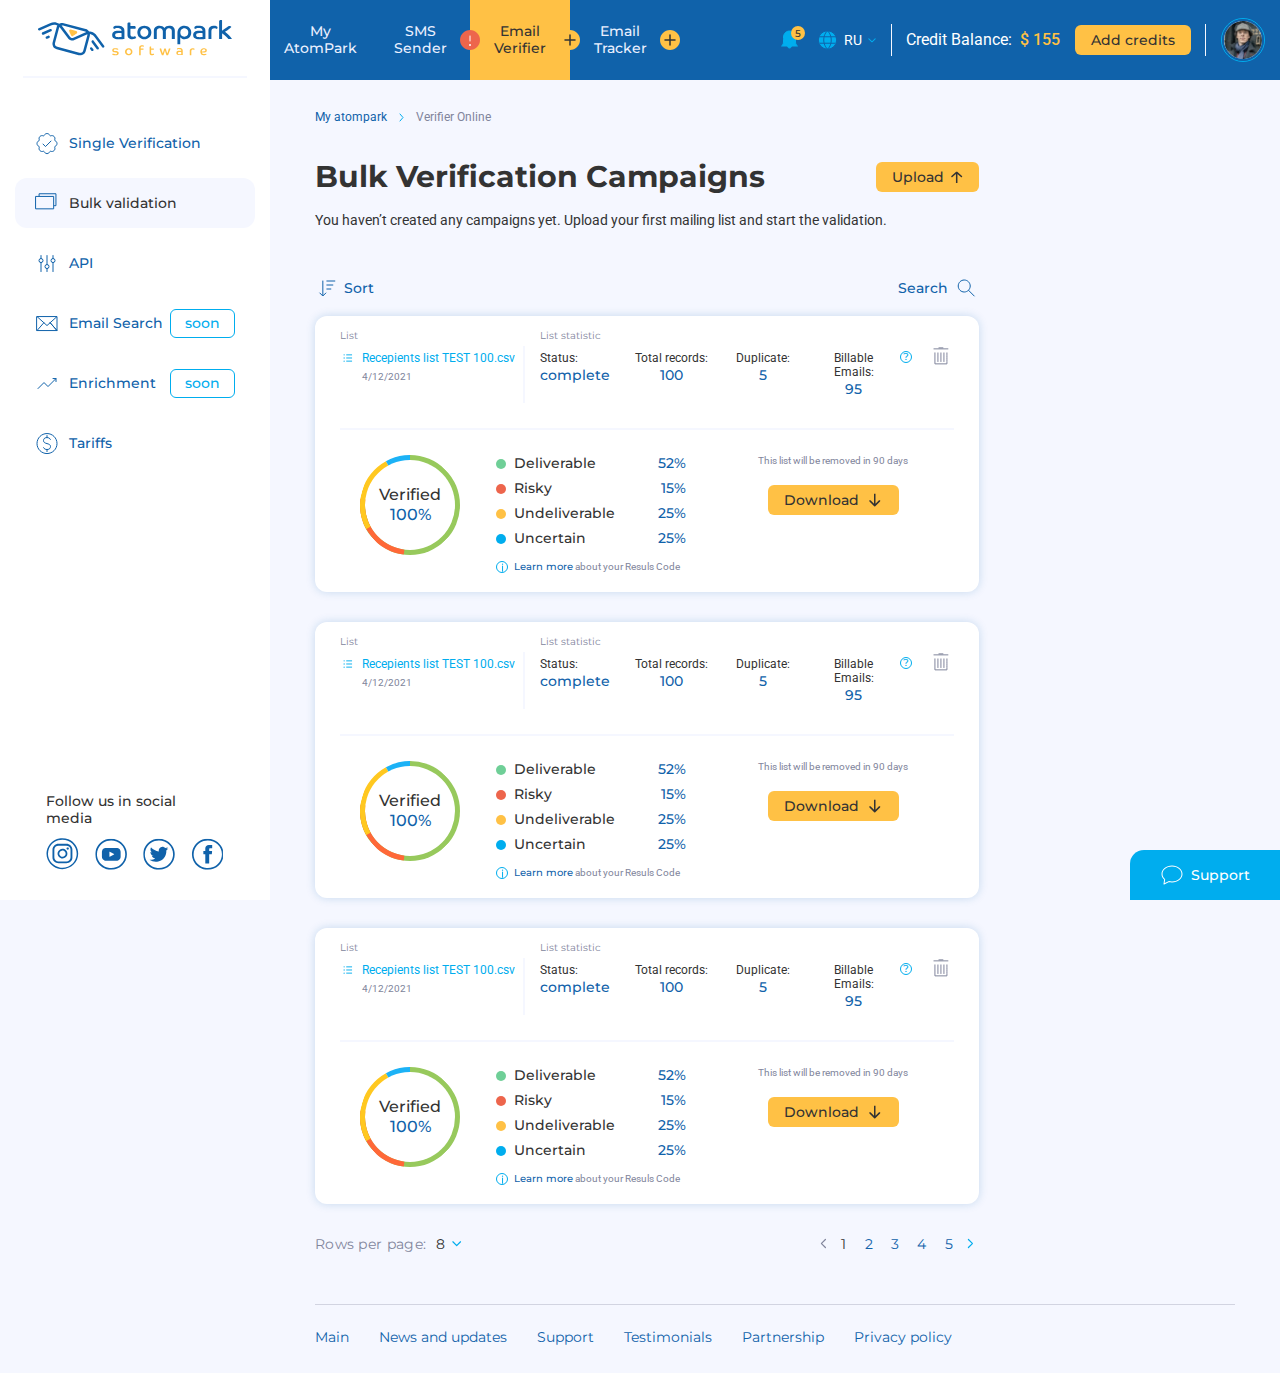
<file: verifier-bulk.html>
<!doctype html>
<html lang="en">
<head>
  <meta charset="UTF-8">
  <meta name="viewport"
        content="width=device-width, user-scalable=no, initial-scale=1.0, maximum-scale=1.0, minimum-scale=1.0">
  <meta http-equiv="X-UA-Compatible" content="ie=edge">
  <title>Verifier Bulk</title>
  <meta name="description" content="some text">
  <meta name="keywords" content="some, text">
  <link href="https://fonts.googleapis.com/css2?family=Roboto:wght@400;500;700&display=swap" rel="stylesheet">
  <link href="https://fonts.googleapis.com/css2?family=Montserrat:wght@400;500;600;700&display=swap" rel="stylesheet">
  <link rel="stylesheet" href="assets/css/ui.css">
  <link rel="stylesheet" href="assets/css/ui-donut.css">
  <link rel="stylesheet" href="assets/css/style.css">
  <link rel="stylesheet" href="assets/css/verifier-bulk.css">
</head>
<body>
<div class="wrapper">

  <aside class="sidebar">
    <div class="sidebar-mob-close"></div>
    <div class="sidebar-logo">
      <a href="#" class="sidebar-logo__img"><img src="assets/img/general/logo.svg" alt="Atompark"></a>
    </div>
    <div class="sidebar-menu">
      <ul class="sidebar-menu__list">
        <li class="sidebar-menu__list-item">
          <a href="#" class="sidebar-menu__link">
            <span class="sidebar-menu__link-icon">
              <svg width="24" height="25" viewBox="0 0 24 25" fill="none" xmlns="http://www.w3.org/2000/svg">
                <path d="M8 13.0513L10.5 15.5513L16 10.0513" stroke="#1062AA" stroke-linecap="round"/>
                <path
                    d="M12 22.5513C13.2363 22.5513 14.2979 21.8035 14.7572 20.7356C14.9195 20.3581 15.4558 20.136 15.8375 20.2881C16.9175 20.7184 18.1969 20.4965 19.0711 19.6224C19.9452 18.7482 20.1671 17.4688 19.7368 16.3888C19.5847 16.0071 19.8068 15.4708 20.1843 15.3085C21.2522 14.8491 22 13.7875 22 12.5513C22 11.315 21.2522 10.2534 20.1843 9.79409C19.8068 9.63173 19.5847 9.09546 19.7368 8.71373C20.1672 7.63381 19.9453 6.35438 19.0711 5.48021C18.1969 4.60604 16.9175 4.38413 15.8376 4.81448C15.4558 4.96661 14.9195 4.74447 14.7572 4.36697C14.2979 3.29905 13.2363 2.55127 12 2.55127C10.7637 2.55127 9.70214 3.29904 9.24282 4.36696C9.08046 4.74445 8.54419 4.96658 8.16246 4.81446C7.08254 4.3841 5.80311 4.60601 4.92894 5.48018C4.05477 6.35435 3.83286 7.63378 4.26321 8.7137C4.41534 9.09544 4.1932 9.63173 3.8157 9.79409C2.74778 10.2534 2 11.315 2 12.5513C2 13.7875 2.74777 14.8491 3.81569 15.3084C4.19318 15.4708 4.41531 16.0071 4.26319 16.3888C3.83284 17.4687 4.05474 18.7482 4.92891 19.6223C5.80308 20.4965 7.08251 20.7184 8.16243 20.288C8.54416 20.1359 9.08046 20.3581 9.24282 20.7356C9.70213 21.8035 10.7637 22.5513 12 22.5513Z"
                    stroke="#1062AA" stroke-linecap="round"/>
              </svg>
            </span>
            <span class="sidebar-menu__link-text">Single Verification</span>
          </a>
        </li>
        <li class="sidebar-menu__list-item sidebar-menu__list-item_active">
          <a href="#" class="sidebar-menu__link">
            <span class="sidebar-menu__link-icon">
              <svg width="22" height="20" viewBox="0 0 22 20" fill="none" xmlns="http://www.w3.org/2000/svg">
                <rect x="0.958984" y="3.43506" width="17.7115" height="12.3981" stroke="#1062AA" stroke-linecap="round"
                      stroke-linejoin="round"/>
                <path d="M4.08984 3.21287V0.75H20.9515V12.6855H19.057" stroke="#1062AA" stroke-linejoin="round"/>
              </svg>
            </span>
            <span class="sidebar-menu__link-text">Bulk validation</span>
          </a>
        </li>
        <li class="sidebar-menu__list-item">
          <a href="#" class="sidebar-menu__link">
            <span class="sidebar-menu__link-icon">
              <svg width="24" height="25" viewBox="0 0 24 25" fill="none" xmlns="http://www.w3.org/2000/svg">
                <circle cx="18" cy="9.55127" r="2" transform="rotate(90 18 9.55127)" stroke="#1062AA"/>
                <path d="M18 4.55127L18 7.55127" stroke="#1062AA" stroke-linecap="round" stroke-linejoin="round"/>
                <path d="M18 11.5513L18 20.5513" stroke="#1062AA" stroke-linecap="round" stroke-linejoin="round"/>
                <circle cx="6" cy="9.55127" r="2" transform="rotate(90 6 9.55127)" stroke="#1062AA"/>
                <path d="M6 4.55127L6 7.55127" stroke="#1062AA" stroke-linecap="round" stroke-linejoin="round"/>
                <path d="M6 11.5513L6 20.5513" stroke="#1062AA" stroke-linecap="round" stroke-linejoin="round"/>
                <circle cx="12" cy="15.5513" r="2" transform="rotate(90 12 15.5513)" stroke="#1062AA"/>
                <path d="M12 4.55127L12 13.5513" stroke="#1062AA" stroke-linecap="round" stroke-linejoin="round"/>
                <path d="M12 17.5513L12 20.5513" stroke="#1062AA" stroke-linecap="round" stroke-linejoin="round"/>
              </svg>
            </span>
            <span class="sidebar-menu__link-text">API</span>
          </a>
        </li>
        <li class="sidebar-menu__list-item">
          <a href="#" class="sidebar-menu__link">
            <span class="sidebar-menu__link-icon">
              <svg width="24" height="25" viewBox="0 0 24 25" fill="none" xmlns="http://www.w3.org/2000/svg">
                <rect x="2" y="5.55127" width="20" height="14" stroke="#1062AA" stroke-linecap="round"
                      stroke-linejoin="round"/>
                <path d="M2 5.55127L12 14.5513L22 5.55127" stroke="#1062AA"/>
                <path d="M2 19.5513L9 11.5513" stroke="#1062AA"/>
                <path fill-rule="evenodd" clip-rule="evenodd" d="M22 19.5513L15 11.5513L22 19.5513Z" stroke="#1062AA"/>
              </svg>
            </span>
            <span class="sidebar-menu__link-text">Email Search</span>
            <span class="sidebar-menu__link-label">soon</span>
          </a>
        </li>
        <li class="sidebar-menu__list-item">
          <a href="#" class="sidebar-menu__link">
            <span class="sidebar-menu__link-icon">
              <svg width="24" height="25" viewBox="0 0 24 25" fill="none" xmlns="http://www.w3.org/2000/svg">
                <path d="M3 17.5513L9 11.5513L13 15.5513L21 7.55127" stroke="#1062AA" stroke-linecap="round"
                      stroke-linejoin="round"/>
                <path d="M21 10.5513V7.55127H18" stroke="#1062AA" stroke-linecap="round"/>
              </svg>
            </span>
            <span class="sidebar-menu__link-text">Enrichment</span>
            <span class="sidebar-menu__link-label">soon</span>
          </a>
        </li>
        <li class="sidebar-menu__list-item">
          <a href="#" class="sidebar-menu__link">
            <span class="sidebar-menu__link-icon">
              <svg width="24" height="25" viewBox="0 0 24 25" fill="none" xmlns="http://www.w3.org/2000/svg">
                <path d="M12 4.55127V6.55127" stroke="#1062AA" stroke-linecap="round"/>
                <path d="M12 18.5513V20.5513" stroke="#1062AA" stroke-linecap="round"/>
                <path
                    d="M15.5 8.55127C15.5 8.55127 15 6.55127 12 6.55127C9 6.55127 8.5 8.50779 8.5 9.55127C8.5 13.6916 15.5 11.5162 15.5 15.5513C15.5 16.5947 15 18.5513 12 18.5513C9 18.5513 8.5 16.5513 8.5 16.5513"
                    stroke="#1062AA" stroke-linecap="round"/>
                <path fill-rule="evenodd" clip-rule="evenodd"
                      d="M12 22.5513C17.5228 22.5513 22 18.0741 22 12.5513C22 7.02842 17.5228 2.55127 12 2.55127C6.47715 2.55127 2 7.02842 2 12.5513C2 18.0741 6.47715 22.5513 12 22.5513Z"
                      stroke="#1062AA"/>
              </svg>
            </span>
            <span class="sidebar-menu__link-text">Tariffs</span>
          </a>
        </li>
      </ul>
    </div>
    <div class="sidebar-socials">
      <div class="sidebar-socials__title">Follow us in social media</div>
      <div class="sidebar-socials__items">
        <a href="#" class="sidebar-socials__item" target="_blank">
          <svg width="33" height="32" viewBox="0 0 33 32" fill="none" xmlns="http://www.w3.org/2000/svg">
            <path
                d="M16.34 31.1636C13.2071 31.1636 10.1446 30.2545 7.53977 28.5514C4.9349 26.8482 2.90465 24.4274 1.70576 21.5952C0.506863 18.7629 0.193178 15.6464 0.804368 12.6397C1.41556 9.63297 2.92417 6.87114 5.13943 4.70342C7.3547 2.53571 10.1771 1.05948 13.2498 0.461409C16.3224 -0.136662 19.5073 0.17029 22.4017 1.34345C25.2961 2.51661 27.77 4.50328 29.5105 7.05224C31.251 9.6012 32.18 12.598 32.18 15.6636C32.1769 19.7735 30.5071 23.7142 27.5372 26.6204C24.5673 29.5265 20.5401 31.1605 16.34 31.1636ZM16.34 1.64385C13.5049 1.64385 10.7335 2.46658 8.37636 4.00796C6.01917 5.54935 4.18206 7.74016 3.09739 10.3033C2.01273 12.8665 1.72923 15.6868 2.28274 18.4076C2.83626 21.1284 4.20194 23.6275 6.20704 25.5888C8.21215 27.5501 10.7666 28.8854 13.5473 29.4259C16.3281 29.9665 19.2102 29.6879 21.8291 28.6255C24.448 27.563 26.6861 25.7645 28.2604 23.4573C29.8346 21.15 30.6743 18.4378 30.6731 15.6636C30.67 11.9453 29.1587 8.38018 26.4713 5.75146C23.7838 3.12274 20.1399 1.64537 16.34 1.64385ZM21.6842 9.37671C21.4532 9.37671 21.2274 9.44375 21.0353 9.56935C20.8432 9.69495 20.6934 9.87347 20.605 10.0823C20.5166 10.2912 20.4935 10.521 20.5386 10.7428C20.5836 10.9645 20.6949 11.1682 20.8583 11.328C21.0216 11.4879 21.2298 11.5968 21.4564 11.6409C21.683 11.685 21.9178 11.6623 22.1313 11.5758C22.3447 11.4893 22.5272 11.3428 22.6555 11.1548C22.7839 10.9669 22.8524 10.7459 22.8524 10.5198C22.8524 10.2166 22.7293 9.92587 22.5103 9.7115C22.2912 9.49714 21.9941 9.37671 21.6842 9.37671ZM16.4743 10.8513C15.5003 10.8513 14.5481 11.134 13.7383 11.6636C12.9284 12.1933 12.2974 12.9461 11.9249 13.8268C11.5524 14.7075 11.4552 15.6766 11.6457 16.6113C11.8361 17.5461 12.3056 18.4046 12.9948 19.0782C13.684 19.7518 14.5619 20.2102 15.5174 20.3954C16.4728 20.5807 17.463 20.4845 18.3626 20.1189C19.2622 19.7534 20.0308 19.135 20.5711 18.3419C21.1114 17.5488 21.3992 16.6167 21.3981 15.6636C21.395 14.3872 20.875 13.1641 19.9522 12.2621C19.0293 11.3601 17.7787 10.8528 16.4743 10.8513ZM16.4743 18.7499C15.8505 18.7499 15.2408 18.5689 14.7221 18.2297C14.2034 17.8906 13.7992 17.4086 13.5604 16.8446C13.3217 16.2807 13.2593 15.6602 13.381 15.0615C13.5027 14.4628 13.803 13.9129 14.2441 13.4812C14.6852 13.0496 15.2472 12.7557 15.859 12.6366C16.4708 12.5175 17.105 12.5786 17.6813 12.8122C18.2576 13.0458 18.7502 13.4414 19.0968 13.9489C19.4433 14.4565 19.6283 15.0532 19.6283 15.6636C19.6283 16.4821 19.296 17.2671 18.7045 17.8459C18.1131 18.4247 17.3108 18.7499 16.4743 18.7499ZM26.4035 11.6628C26.4035 10.1046 25.771 8.61017 24.6449 7.50833C23.5189 6.40648 21.9917 5.78747 20.3993 5.78747H12.4793C10.8863 5.78747 9.35853 6.4063 8.23159 7.50798C7.10465 8.60966 6.47076 10.1041 6.46921 11.6628V19.4186C6.4669 20.1923 6.62066 20.9589 6.92166 21.6744C7.22266 22.3899 7.665 23.0403 8.22332 23.5882C8.78163 24.1361 9.44496 24.5709 10.1753 24.8675C10.9056 25.1641 11.6886 25.3168 12.4793 25.3168H20.3993C21.1898 25.3168 21.9724 25.1641 22.7024 24.8674C23.4324 24.5707 24.0954 24.1359 24.6532 23.5879C25.2111 23.0399 25.6529 22.3895 25.9532 21.674C26.2536 20.9585 26.4066 20.192 26.4035 19.4186V11.6628ZM24.5228 19.4186C24.5228 20.4887 24.0884 21.515 23.3151 22.2718C22.5418 23.0285 21.4929 23.4536 20.3993 23.4536H12.4793C11.3851 23.4536 10.3357 23.0287 9.56145 22.2721C8.78721 21.5155 8.35147 20.4892 8.34992 19.4186V11.6628C8.35147 10.5922 8.78721 9.56585 9.56145 8.8093C10.3357 8.05275 11.3851 7.62781 12.4793 7.62781H20.3993C21.4929 7.62781 22.5418 8.05293 23.3151 8.80965C24.0884 9.56636 24.5228 10.5927 24.5228 11.6628V19.4186Z"
                fill=""/>
          </svg>
        </a>
        <a href="#" class="sidebar-socials__item" target="_blank">
          <svg width="32" height="32" viewBox="0 0 32 32" fill="none" xmlns="http://www.w3.org/2000/svg">
            <g clip-path="url(#clip0)">
              <path
                  d="M16.1179 31.7616C12.9828 31.7639 9.91747 30.8562 7.30976 29.1533C4.70204 27.4504 2.66914 25.0288 1.46829 22.195C0.267446 19.3612 -0.0473765 16.2425 0.563662 13.2335C1.1747 10.2246 2.68414 7.46059 4.90097 5.29134C7.11781 3.12209 9.94241 1.64505 13.0174 1.04713C16.0923 0.449207 19.2794 0.757271 22.1754 1.93234C25.0714 3.10741 27.5461 5.09667 29.2863 7.64842C31.0266 10.2002 31.9542 13.1997 31.9519 16.2675C31.9455 20.3748 30.2752 24.3122 27.3071 27.2166C24.3391 30.1209 20.3154 31.7553 16.1179 31.7616ZM16.1179 2.42799C13.3201 2.42565 10.5845 3.23534 8.25713 4.75462C5.92972 6.2739 4.11509 8.43451 3.04278 10.9631C1.97047 13.4918 1.68867 16.2748 2.23302 18.9602C2.77737 21.6456 4.12341 24.1126 6.10087 26.0493C8.07834 27.986 10.5984 29.3052 13.3422 29.8402C16.086 30.3751 18.9303 30.1018 21.5153 29.0546C24.1004 28.0075 26.3099 26.2337 27.8645 23.9575C29.4191 21.6814 30.2489 19.0052 30.2489 16.2675C30.2457 12.6 28.7563 9.0835 26.1072 6.48911C23.4582 3.89472 19.8658 2.43425 16.1179 2.42799Z"
                  fill=""/>
              <path
                  d="M25.6366 13.9153C25.6366 13.3892 25.5301 12.8684 25.3233 12.3828C25.1165 11.8973 24.8135 11.4567 24.4317 11.0863C24.0499 10.716 23.5969 10.4234 23.0989 10.2253C22.6009 10.0273 22.0677 9.92773 21.5301 9.93241H10.9742C10.4402 9.93241 9.91153 10.0355 9.41839 10.2358C8.92525 10.4361 8.47734 10.7297 8.10035 11.0997C7.72336 11.4697 7.4247 11.9088 7.22147 12.392C7.01824 12.8751 6.91444 13.3928 6.91603 13.9153V18.749C6.91444 19.2715 7.01824 19.7892 7.22147 20.2723C7.4247 20.7555 7.72336 21.1946 8.10035 21.5646C8.47734 21.9346 8.92525 22.2282 9.41839 22.4285C9.91153 22.6288 10.4402 22.7319 10.9742 22.7319H21.5301C22.0677 22.7366 22.6009 22.637 23.0989 22.4389C23.5969 22.2409 24.0499 21.9482 24.4317 21.5779C24.8135 21.2076 25.1165 20.767 25.3233 20.2814C25.5301 19.7959 25.6366 19.2751 25.6366 18.749V13.9153ZM18.9817 16.5744L14.7666 18.8318C14.5854 18.9263 14.4284 18.8318 14.4284 18.5954V13.9625C14.4284 13.7498 14.5975 13.6316 14.7787 13.7262L19.018 16.0899C19.0575 16.1208 19.0881 16.1613 19.1066 16.2074C19.1252 16.2534 19.1311 16.3035 19.1238 16.3525C19.1164 16.4015 19.0961 16.4478 19.0649 16.4867C19.0336 16.5256 18.9924 16.5559 18.9455 16.5744H18.9817Z"
                  fill=""/>
            </g>
            <defs>
              <clipPath id="clip0">
                <rect width="31.68" height="31" fill="white" transform="translate(0.271484 0.761353)"/>
              </clipPath>
            </defs>
          </svg>
        </a>
        <a href="#" class="sidebar-socials__item" target="_blank">
          <svg width="32" height="32" viewBox="0 0 32 32" fill="none" xmlns="http://www.w3.org/2000/svg">
            <g clip-path="url(#clip0)">
              <path
                  d="M15.9624 31.7616C12.8322 31.7639 9.77161 30.8562 7.16794 29.1533C4.56428 27.4504 2.53454 25.0288 1.33555 22.195C0.136575 19.3612 -0.177759 16.2425 0.43233 13.2335C1.04242 10.2246 2.54951 7.46059 4.7629 5.29134C6.97629 3.12209 9.79651 1.64505 12.8667 1.04713C15.9369 0.449207 19.119 0.757271 22.0105 1.93234C24.902 3.10741 27.3728 5.09667 29.1104 7.64842C30.8479 10.2002 31.7741 13.1997 31.7718 16.2675C31.7654 20.3748 30.0977 24.3122 27.1343 27.2166C24.1708 30.1209 20.1533 31.7553 15.9624 31.7616ZM15.9624 2.42799C13.169 2.42565 10.4376 3.23534 8.11384 4.75462C5.79005 6.2739 3.97824 8.43451 2.9076 10.9631C1.83696 13.4918 1.55559 16.2748 2.09909 18.9602C2.6426 21.6456 3.98655 24.1126 5.96094 26.0493C7.93533 27.986 10.4514 29.3052 13.191 29.8402C15.9306 30.3751 18.7705 30.1018 21.3515 29.0546C23.9325 28.0075 26.1386 26.2337 27.6908 23.9575C29.2429 21.6814 30.0714 19.0052 30.0714 16.2675C30.0682 12.6 28.5811 9.0835 25.9362 6.48911C23.2913 3.89472 19.7045 2.43425 15.9624 2.42799Z"
                  fill=""/>
              <path
                  d="M25.0444 10.6062C24.4504 10.8561 23.8264 11.0309 23.1873 11.1262C23.4888 11.1262 23.935 10.5471 24.1038 10.3344C24.3818 10.0057 24.5945 9.6289 24.7309 9.22343C24.7309 9.22343 24.7309 9.15252 24.7309 9.12888C24.7162 9.12058 24.6996 9.11621 24.6826 9.11621C24.6657 9.11621 24.6491 9.12058 24.6344 9.12888C23.9362 9.49222 23.195 9.77007 22.4276 9.95618C22.4042 9.97094 22.377 9.97879 22.3492 9.97879C22.3214 9.97879 22.2942 9.97094 22.2708 9.95618L22.0779 9.76708C21.7591 9.49694 21.3963 9.28121 21.0046 9.12888C20.4859 8.9187 19.9245 8.82968 19.3646 8.86887C18.8215 8.90297 18.2916 9.04788 17.809 9.29434C17.3194 9.54064 16.8888 9.88613 16.5458 10.3079C16.2027 10.7297 15.9551 11.2181 15.8193 11.7408C15.7107 12.2554 15.7107 12.7862 15.8193 13.3008C15.8193 13.3836 15.8193 13.3954 15.7348 13.3836C12.807 13.0963 10.0958 11.7424 8.13767 9.5898C8.05326 9.49526 8.00502 9.49526 7.93267 9.5898C7.53307 10.3032 7.38052 11.1244 7.49795 11.93C7.61538 12.7356 7.99644 13.482 8.58386 14.0572C8.72856 14.1872 8.88533 14.329 9.05416 14.459C8.54194 14.4191 8.0424 14.2827 7.58296 14.0572C7.49854 14.0572 7.45031 14.0572 7.45031 14.1281C7.43264 14.2694 7.43264 14.4123 7.45031 14.5536C7.53977 15.226 7.81036 15.8629 8.23424 16.3988C8.65813 16.9347 9.22001 17.3502 9.86211 17.6028C10.0163 17.6694 10.1783 17.717 10.3445 17.7446C9.86913 17.8188 9.38479 17.8188 8.90945 17.7446C8.80092 17.7446 8.76474 17.7446 8.80092 17.8746C9.04973 18.5056 9.45798 19.0644 9.9874 19.4985C10.5168 19.9326 11.1501 20.2278 11.8277 20.3565H12.2377C11.6507 20.8751 10.9425 21.2445 10.1756 21.432C9.17198 21.7842 8.10192 21.9173 7.0403 21.822C6.87148 21.822 6.8353 21.822 6.78706 21.822C6.73883 21.822 6.78706 21.8929 6.78706 21.9402L7.43825 22.3184C8.09041 22.69 8.78182 22.9912 9.50034 23.2166C11.3726 23.7718 13.3609 23.8348 15.2658 23.3992C17.1707 22.9636 18.9253 22.0447 20.3534 20.7347C21.3793 19.6428 22.1722 18.3611 22.6858 16.9648C23.1994 15.5685 23.4232 14.0857 23.3441 12.6035C23.3441 12.4853 23.4888 12.4263 23.5732 12.3672C24.1349 11.939 24.6304 11.4334 25.0444 10.8662C25.108 10.7809 25.138 10.676 25.1288 10.5707C25.1288 10.5707 25.1288 10.5707 25.0444 10.6062Z"
                  fill=""/>
              <path fill-rule="evenodd" clip-rule="evenodd"
                    d="M12.7793 23.6539C12.7793 23.6539 13.1049 23.6539 12.7793 23.6539C12.7793 23.6414 12.8155 23.6539 12.7793 23.6539Z"
                    fill=""/>
            </g>
            <defs>
              <clipPath id="clip0">
                <rect width="31.6308" height="31" fill="white" transform="translate(0.140625 0.761353)"/>
              </clipPath>
            </defs>
          </svg>
        </a>
        <a href="#" class="sidebar-socials__item" target="_blank">
          <svg width="33" height="32" viewBox="0 0 33 32" fill="none" xmlns="http://www.w3.org/2000/svg">
            <g clip-path="url(#clip0)">
              <path
                  d="M16.7859 31.7616C13.6508 31.7639 10.5854 30.8562 7.97772 29.1533C5.37001 27.4504 3.33711 25.0288 2.13626 22.195C0.935415 19.3612 0.620592 16.2425 1.23163 13.2335C1.84267 10.2246 3.3521 7.46059 5.56894 5.29134C7.78577 3.12209 10.6104 1.64505 13.6853 1.04713C16.7603 0.449207 19.9474 0.757271 22.8434 1.93234C25.7394 3.10741 28.214 5.09667 29.9543 7.64842C31.6946 10.2002 32.6222 13.1997 32.6198 16.2675C32.6134 20.3748 30.9432 24.3122 27.9751 27.2166C25.007 30.1209 20.9833 31.7553 16.7859 31.7616ZM16.7859 2.42799C13.9881 2.42565 11.2525 3.23534 8.9251 4.75462C6.59769 6.2739 4.78306 8.43451 3.71075 10.9631C2.63844 13.4918 2.35664 16.2748 2.90099 18.9602C3.44534 21.6456 4.79138 24.1126 6.76884 26.0493C8.7463 27.986 11.2663 29.3052 14.0102 29.8402C16.754 30.3751 19.5983 30.1018 22.1833 29.0546C24.7683 28.0075 26.9779 26.2337 28.5325 23.9575C30.0871 21.6814 30.9168 19.0052 30.9168 16.2675C30.9137 12.6 29.4242 9.0835 26.7752 6.48911C24.1261 3.89472 20.5338 2.43425 16.7859 2.42799Z"
                  fill=""/>
              <path fill-rule="evenodd" clip-rule="evenodd"
                    d="M14.298 16.3379V25.32C14.298 25.3827 14.3235 25.4428 14.3688 25.4871C14.4141 25.5315 14.4755 25.5564 14.5396 25.5564H17.9455C18.0096 25.5564 18.071 25.5315 18.1163 25.4871C18.1616 25.4428 18.1871 25.3827 18.1871 25.32V16.1843H20.6026C20.6328 16.1859 20.6629 16.1816 20.6914 16.1718C20.7199 16.162 20.7461 16.1467 20.7685 16.127C20.791 16.1072 20.8092 16.0833 20.8222 16.0566C20.8352 16.03 20.8426 16.001 20.8442 15.9715L21.0857 13.2178C21.0874 13.1858 21.0823 13.1538 21.0709 13.1237C21.0595 13.0937 21.042 13.0662 21.0194 13.043C20.9968 13.0198 20.9696 13.0013 20.9395 12.9887C20.9094 12.9761 20.877 12.9696 20.8442 12.9696H18.1871V11.0196C18.1902 10.9109 18.2152 10.8039 18.2606 10.7047C18.306 10.6055 18.3709 10.516 18.4517 10.4414C18.5324 10.3668 18.6274 10.3084 18.7313 10.2698C18.8351 10.2311 18.9456 10.2128 19.0567 10.2159H20.965C20.9961 10.216 21.027 10.2098 21.0557 10.1978C21.0843 10.1857 21.1102 10.1681 21.1317 10.146C21.1531 10.1239 21.1698 10.0977 21.1806 10.0691C21.1914 10.0405 21.1961 10.01 21.1944 9.97955V7.20219C21.1961 7.17172 21.1914 7.14125 21.1806 7.11263C21.1698 7.084 21.1531 7.05783 21.1317 7.03571C21.1102 7.01359 21.0843 6.99599 21.0557 6.98397C21.027 6.97195 20.9961 6.96578 20.965 6.96582H17.716C16.8084 6.96895 15.9391 7.32395 15.2984 7.95307C14.6578 8.58219 14.298 9.43414 14.298 10.3223V12.9696H12.5951C12.531 12.9696 12.4696 12.9945 12.4243 13.0389C12.379 13.0832 12.3535 13.1433 12.3535 13.206V15.9597C12.3535 15.9902 12.3598 16.0204 12.3721 16.0485C12.3843 16.0765 12.4023 16.1018 12.4249 16.1228C12.4475 16.1438 12.4743 16.1601 12.5035 16.1707C12.5328 16.1813 12.5639 16.1859 12.5951 16.1843H14.298V16.3379Z"
                    fill=""/>
            </g>
            <defs>
              <clipPath id="clip0">
                <rect width="31.68" height="31" fill="white" transform="translate(0.939453 0.761353)"/>
              </clipPath>
            </defs>
          </svg>
        </a>
      </div>
    </div>
  </aside>

  <main class="inner">

    <section class="header">
      <div class="header-open-mob">
        <div></div>
        <div></div>
        <div></div>
      </div>
      <ul class="header-menu">
        <li class="header-menu__item">
          <a href="#" class="header-menu__link">My AtomPark</a>
        </li>
        <li class="header-menu__item">
          <a href="#" class="header-menu__link">SMS Sender</a>
          <div class="header-menu__hint">
            <div class="header-menu__hint-icon">
              <svg width="24" height="24" viewBox="0 0 24 24" fill="none" xmlns="http://www.w3.org/2000/svg">
                <path fill-rule="evenodd" clip-rule="evenodd"
                      d="M12 17C12.5523 17 13 16.5523 13 16C13 15.4477 12.5523 15 12 15C11.4477 15 11 15.4477 11 16C11 16.5523 11.4477 17 12 17Z"
                      fill="white"/>
                <path fill-rule="evenodd" clip-rule="evenodd"
                      d="M12 22C17.5228 22 22 17.5228 22 12C22 6.47715 17.5228 2 12 2C6.47715 2 2 6.47715 2 12C2 17.5228 6.47715 22 12 22Z"
                      fill="#ED654C"/>
                <path d="M12 8V13" stroke="white" stroke-linecap="round"/>
                <circle cx="12" cy="17" r="1" fill="white"/>
              </svg>
            </div>
            <div class="header-menu__hint-card">
              <div class="header-menu__hint-text">You have run out of free SMS.</div>
              <a href="#" class="header-menu__hint-link">
                <span>Top up balance</span>
                <span class="header-menu__hint-link-icon">
                  <svg width="13" height="12" viewBox="0 0 13 12" fill="none" xmlns="http://www.w3.org/2000/svg">
                    <path fill-rule="evenodd" clip-rule="evenodd"
                          d="M10.1893 6.27293L-2.08633e-07 6.27293L-2.742e-07 4.77293L10.1893 4.77293L6.6967 1.28029C6.40381 0.987393 6.40381 0.51252 6.6967 0.219626C6.98959 -0.0732673 7.46447 -0.0732673 7.75736 0.219626L12.5303 4.9926C12.8232 5.28549 12.8232 5.76036 12.5303 6.05326L7.75736 10.8262C7.46447 11.1191 6.98959 11.1191 6.6967 10.8262C6.40381 10.5333 6.40381 10.0585 6.6967 9.76557L10.1893 6.27293Z"
                          fill="#00ADEE"/>
                  </svg>
                </span>
              </a>
            </div>
          </div>
        </li>
        <li class="header-menu__item">
          <a href="#" class="header-menu__link header-menu__link_active">Email Verifier</a>
          <div class="header-menu__hint">
            <div class="header-menu__hint-icon">
              <svg width="24" height="24" viewBox="0 0 24 24" fill="none" xmlns="http://www.w3.org/2000/svg">
                <path
                    d="M12 22C17.5228 22 22 17.5228 22 12C22 6.47715 17.5228 2 12 2C6.47715 2 2 6.47715 2 12C2 17.5228 6.47715 22 12 22Z"
                    fill="#FFC145"/>
                <path d="M12 7V17" stroke="#333333" stroke-width="1.5" stroke-linecap="round" stroke-linejoin="round"/>
                <path d="M7 12H17" stroke="#333333" stroke-width="1.5" stroke-linecap="round" stroke-linejoin="round"/>
              </svg>
            </div>
            <div class="header-menu__hint-card">
              <div class="header-menu__hint-text">Checking email addresses validity</div>
              <a href="#" class="header-menu__hint-link">
                <span>Add service</span>
                <span class="header-menu__hint-link-icon">
                  <svg width="13" height="12" viewBox="0 0 13 12" fill="none" xmlns="http://www.w3.org/2000/svg">
                    <path fill-rule="evenodd" clip-rule="evenodd"
                          d="M10.1893 6.27293L-2.08633e-07 6.27293L-2.742e-07 4.77293L10.1893 4.77293L6.6967 1.28029C6.40381 0.987393 6.40381 0.51252 6.6967 0.219626C6.98959 -0.0732673 7.46447 -0.0732673 7.75736 0.219626L12.5303 4.9926C12.8232 5.28549 12.8232 5.76036 12.5303 6.05326L7.75736 10.8262C7.46447 11.1191 6.98959 11.1191 6.6967 10.8262C6.40381 10.5333 6.40381 10.0585 6.6967 9.76557L10.1893 6.27293Z"
                          fill="#00ADEE"/>
                  </svg>
                </span>
              </a>
            </div>
          </div>
        </li>
        <li class="header-menu__item">
          <a href="#" class="header-menu__link">Email Tracker</a>
          <div class="header-menu__hint">
            <div class="header-menu__hint-icon">
              <svg width="24" height="24" viewBox="0 0 24 24" fill="none" xmlns="http://www.w3.org/2000/svg">
                <path
                    d="M12 22C17.5228 22 22 17.5228 22 12C22 6.47715 17.5228 2 12 2C6.47715 2 2 6.47715 2 12C2 17.5228 6.47715 22 12 22Z"
                    fill="#FFC145"/>
                <path d="M12 7V17" stroke="#333333" stroke-width="1.5" stroke-linecap="round" stroke-linejoin="round"/>
                <path d="M7 12H17" stroke="#333333" stroke-width="1.5" stroke-linecap="round" stroke-linejoin="round"/>
              </svg>
            </div>
            <div class="header-menu__hint-card">
              <div class="header-menu__hint-text">Tracking email opens and clicks</div>
              <a href="#" class="header-menu__hint-link">
                <span>Add service</span>
                <span class="header-menu__hint-link-icon">
                  <svg width="13" height="12" viewBox="0 0 13 12" fill="none" xmlns="http://www.w3.org/2000/svg">
                    <path fill-rule="evenodd" clip-rule="evenodd"
                          d="M10.1893 6.27293L-2.08633e-07 6.27293L-2.742e-07 4.77293L10.1893 4.77293L6.6967 1.28029C6.40381 0.987393 6.40381 0.51252 6.6967 0.219626C6.98959 -0.0732673 7.46447 -0.0732673 7.75736 0.219626L12.5303 4.9926C12.8232 5.28549 12.8232 5.76036 12.5303 6.05326L7.75736 10.8262C7.46447 11.1191 6.98959 11.1191 6.6967 10.8262C6.40381 10.5333 6.40381 10.0585 6.6967 9.76557L10.1893 6.27293Z"
                          fill="#00ADEE"/>
                  </svg>
                </span>
              </a>
            </div>
          </div>
        </li>
      </ul>
      <div class="header-mob-info">
        <svg width="24" height="24" viewBox="0 0 24 24" fill="none" xmlns="http://www.w3.org/2000/svg"
             style="margin-top: -3px;">
          <path fill-rule="evenodd" clip-rule="evenodd"
                d="M12 22.5513C17.5228 22.5513 22 18.0741 22 12.5513C22 7.02842 17.5228 2.55127 12 2.55127C6.47715 2.55127 2 7.02842 2 12.5513C2 18.0741 6.47715 22.5513 12 22.5513Z"
                fill="#00ADEE" stroke="#00ADEE"/>
          <path d="M12 4.55127V6.55127" stroke="#FFF" stroke-linecap="round"/>
          <path d="M12 18.5513V20.5513" stroke="#FFF" stroke-linecap="round"/>
          <path
              d="M15.5 8.55127C15.5 8.55127 15 6.55127 12 6.55127C9 6.55127 8.5 8.50779 8.5 9.55127C8.5 13.6916 15.5 11.5162 15.5 15.5513C15.5 16.5947 15 18.5513 12 18.5513C9 18.5513 8.5 16.5513 8.5 16.5513"
              stroke="#FFF" stroke-linecap="round"/>
        </svg>
      </div>
      <div class="header-notifications">
        <div class="header-notifications__icon js-dd">
          <svg width="25" height="24" viewBox="0 0 25 24" fill="none" xmlns="http://www.w3.org/2000/svg">
            <path fill-rule="evenodd" clip-rule="evenodd"
                  d="M12.5 3C15.8137 3 18.5 5.68624 18.5 8.99995C18.5 10.9131 18.5 12.8341 18.5 14C18.5 17 20.5 18 20.5 18L4.5 18C4.5 18 6.5 17 6.5 14C6.5 12.8341 6.5 10.9131 6.5 8.99995C6.5 5.68624 9.18629 3 12.5 3Z"
                  fill="#00ADEE" stroke="#00ADEE" stroke-linejoin="round"/>
            <path fill-rule="evenodd" clip-rule="evenodd"
                  d="M10.5 18C10.5 19.1046 11.3954 20 12.5 20C13.6046 20 14.5 19.1046 14.5 18" fill="#00ADEE"/>
            <path d="M10.5 18C10.5 19.1046 11.3954 20 12.5 20C13.6046 20 14.5 19.1046 14.5 18" stroke="#00ADEE"/>
          </svg>
          <div class="header-notifications__count">5</div>
        </div>
        <div class="header-notifications__list js-dd-content">
          <div class="header-notifications__list-title">Notification</div>
          <a href="#" class="header-notifications__list-item">Meet the updated Atomic Mail Sender 9.55</a>
          <a href="#" class="header-notifications__list-item">Sending messages in Telegram becomes available</a>
          <a href="#" class="header-notifications__list-item">AtomPark Software is launching a loyalty program for SMS
            service users</a>
          <a href="#" class="header-notifications__list-item">Meet the updated version of Atomic Email Studio!</a>
        </div>
      </div>
      <div class="header-lang">
        <div class="header-lang__switch js-dd">
          <div class="header-lang__switch-icon">
            <svg width="21" height="20" viewBox="0 0 21 20" fill="none" xmlns="http://www.w3.org/2000/svg">
              <circle r="9.18606" transform="matrix(-1 0 0 1 10.4995 10.001)" fill="#00ADEE" stroke="#1062AA"/>
              <path
                  d="M10.498 0.853027C10.498 0.853027 6.73125 3.5436 6.73125 10.001C6.73125 15.9202 10.498 19.1489 10.498 19.1489"
                  stroke="#1062AA"/>
              <path
                  d="M10.498 19.1489C10.498 19.1489 14.2648 16.4584 14.2648 10.001C14.2648 4.08173 10.498 0.853039 10.498 0.853039"
                  stroke="#1062AA"/>
              <path d="M1.88672 6.77222L19.1064 6.77222" stroke="#1062AA"/>
              <path d="M2.42773 13.2295L18.5712 13.2295" stroke="#1062AA"/>
            </svg>
          </div>
          <div class="header-lang__switch-text">RU</div>
          <div class="header-lang__switch-arrow">
            <svg width="8" height="5" viewBox="0 0 8 5" fill="none" xmlns="http://www.w3.org/2000/svg">
              <path
                  d="M4.35355 4.35355C4.15829 4.54882 3.84171 4.54882 3.64645 4.35355L0.464466 1.17157C0.269204 0.976311 0.269204 0.659728 0.464466 0.464466C0.659728 0.269204 0.976311 0.269204 1.17157 0.464466L4 3.29289L6.82843 0.464466C7.02369 0.269204 7.34027 0.269204 7.53553 0.464466C7.7308 0.659728 7.7308 0.976311 7.53553 1.17157L4.35355 4.35355ZM4.5 3L4.5 4L3.5 4L3.5 3L4.5 3Z"
                  fill="#00ADEE"/>
            </svg>
          </div>
        </div>
        <div class="header-lang__select js-dd-content">
          <div class="header-lang__item">
            <a href="#" class="header-lang__link">Русский</a>
          </div>
          <div class="header-lang__item">
            <a class="header-lang__link header-lang__link_current">English</a>
          </div>
        </div>
      </div>
      <div class="header-state header-state--single">
        <div class="header-state__table">
          <div class="header-state__table-row">
            <div class="header-state__table-cell">
              <div class="header-state__label">Credit Balance:</div>
            </div>
            <div class="header-state__table-cell">
              <div class="header-state__value">$ 155</div>
            </div>
          </div>
        </div>
        <div class="header-state__btn">
          <a href="#" class="btn btn-orange">Add credits</a>
        </div>
      </div>
      <div class="header-user">
        <div class="header-user-profile__avatar js-dd"><img src="assets/img/general/header-user-avatar.jpg" alt="uname">
        </div>
        <div class="header-user-menu js-dd-content">
          <div class="header-user-menu__items">
            <div class="header-user-menu__item">
              <a href="#" class="header-user-menu__link">My tickets</a>
              <div class="header-user-menu__icon">
                <svg width="24" height="24" viewBox="0 0 24 24" fill="none" xmlns="http://www.w3.org/2000/svg">
                  <path
                      d="M11 8L9.42229 7.21115C9.14458 7.07229 8.83835 7 8.52786 7H7.82843C7.29799 7 6.78929 7.21071 6.41421 7.58579L5.58579 8.41421C5.21071 8.78929 5 9.29799 5 9.82843L5 14.9296C5 15.5983 5.3342 16.2228 5.8906 16.5937L9.75746 19.1716C10.4944 19.663 11.4668 19.611 12.1472 19.044L17 15"
                      stroke="#1062AA"/>
                  <path fill-rule="evenodd" clip-rule="evenodd"
                        d="M14.4549 12.9142C13.8515 12.1062 12.741 11.8739 11.8643 12.3721L10.009 13.4266C9.41298 13.7653 8.66412 13.6641 8.17937 13.1794V13.1794C7.54605 12.546 7.59324 11.5056 8.2813 10.9323L12.4437 7.46356C12.8032 7.16403 13.2562 7 13.7241 7H14.5279C14.8384 7 15.1446 7.07229 15.4223 7.21115L17.8944 8.44721C18.572 8.786 19 9.47852 19 10.2361L19 12.9796C19 14.9037 16.5489 15.718 15.3976 14.1764L14.4549 12.9142Z"
                        stroke="#1062AA"/>
                  <path d="M1 17V8" stroke="#1062AA" stroke-linecap="round"/>
                  <path d="M1 17V8" stroke="#1062AA" stroke-linecap="round"/>
                  <path d="M23 17V8" stroke="#1062AA" stroke-linecap="round"/>
                </svg>
              </div>
            </div>
            <div class="header-user-menu__item">
              <a href="#" class="header-user-menu__link">Account Settings</a>
              <div class="header-user-menu__icon">
                <svg width="24" height="24" viewBox="0 0 24 24" fill="none" xmlns="http://www.w3.org/2000/svg">
                  <path
                      d="M9.5438 4.36754L9.06946 4.20943L9.06946 4.20943L9.5438 4.36754ZM9.12827 5.61412L9.33358 6.07003L9.53334 5.98007L9.60261 5.77224L9.12827 5.61412ZM7.90662 6.32071L7.80638 6.81056L8.02137 6.85455L8.19929 6.7261L7.90662 6.32071ZM6.61767 6.05695L6.51743 6.54679L6.61767 6.05695ZM4.48466 7.01634L4.91767 7.26634L4.48466 7.01634ZM3.92618 7.98366L4.35919 8.23366L3.92618 7.98366ZM4.16182 10.3106L4.53592 9.97886H4.53592L4.16182 10.3106ZM5.03471 11.295L5.53223 11.3447L5.55401 11.127L5.40881 10.9632L5.03471 11.295ZM5.03471 12.705L5.40881 13.0368L5.55401 12.873L5.53223 12.6553L5.03471 12.705ZM4.16182 13.6894L3.78772 13.3577H3.78772L4.16182 13.6894ZM3.92618 16.0163L4.35919 15.7663L3.92618 16.0163ZM4.48466 16.9837L4.91767 16.7337L4.48466 16.9837ZM6.61767 17.9431L6.51743 17.4532H6.51743L6.61767 17.9431ZM7.90662 17.6793L8.19929 17.2739L8.02137 17.1454L7.80638 17.1894L7.90662 17.6793ZM9.12827 18.3859L9.60261 18.2278L9.53334 18.0199L9.33358 17.93L9.12827 18.3859ZM9.5438 19.6325L9.06946 19.7906L9.5438 19.6325ZM14.4555 19.6325L13.9812 19.4743L14.4555 19.6325ZM14.871 18.3859L14.6657 17.93L14.466 18.0199L14.3967 18.2278L14.871 18.3859ZM16.0927 17.6793L16.1929 17.1894L15.9779 17.1454L15.8 17.2739L16.0927 17.6793ZM17.3816 17.9431L17.2814 18.4329H17.2814L17.3816 17.9431ZM19.5146 16.9837L19.0816 16.7337L19.5146 16.9837ZM20.0731 16.0163L20.5061 16.2663L20.0731 16.0163ZM19.8375 13.6894L19.4634 14.0211V14.0211L19.8375 13.6894ZM18.9646 12.705L18.4671 12.6553L18.4453 12.873L18.5905 13.0368L18.9646 12.705ZM18.9646 11.295L18.5905 10.9632L18.4453 11.127L18.4671 11.3447L18.9646 11.295ZM19.8375 10.3106L20.2116 10.6423L19.8375 10.3106ZM20.0731 7.98366L19.6401 8.23366L19.6401 8.23366L20.0731 7.98366ZM19.5146 7.01634L19.9476 6.76634V6.76634L19.5146 7.01634ZM17.3816 6.05695L17.2814 5.5671L17.3816 6.05695ZM16.0927 6.32071L15.8 6.7261L15.9779 6.85455L16.1929 6.81056L16.0927 6.32071ZM14.871 5.61412L14.3967 5.77224L14.466 5.98007L14.6657 6.07003L14.871 5.61412ZM14.4555 4.36754L13.9812 4.52566V4.52566L14.4555 4.36754ZM10.0181 4.52566C10.2223 3.91315 10.7955 3.5 11.4412 3.5V2.5C10.3651 2.5 9.40974 3.18858 9.06946 4.20943L10.0181 4.52566ZM9.60261 5.77224L10.0181 4.52566L9.06946 4.20943L8.65393 5.45601L9.60261 5.77224ZM8.19929 6.7261C8.55254 6.47107 8.9323 6.25074 9.33358 6.07003L8.92296 5.15822C8.45957 5.3669 8.02134 5.6212 7.61394 5.91532L8.19929 6.7261ZM6.51743 6.54679L7.80638 6.81056L8.00686 5.83086L6.71791 5.5671L6.51743 6.54679ZM4.91767 7.26634C5.24049 6.7072 5.88489 6.41736 6.51743 6.54679L6.71791 5.5671C5.66368 5.35136 4.58968 5.83443 4.05165 6.76634L4.91767 7.26634ZM4.35919 8.23366L4.91767 7.26634L4.05165 6.76634L3.49316 7.73366L4.35919 8.23366ZM4.53592 9.97886C4.10756 9.49579 4.03637 8.79281 4.35919 8.23366L3.49316 7.73366C2.95513 8.66557 3.07378 9.83721 3.78772 10.6423L4.53592 9.97886ZM5.40881 10.9632L4.53592 9.97886L3.78772 10.6423L4.66061 11.6267L5.40881 10.9632ZM5.49965 12C5.49965 11.7787 5.51069 11.5601 5.53223 11.3447L4.53719 11.2452C4.51235 11.4936 4.49965 11.7454 4.49965 12H5.49965ZM5.53223 12.6553C5.51069 12.4399 5.49965 12.2213 5.49965 12H4.49965C4.49965 12.2546 4.51235 12.5064 4.53719 12.7548L5.53223 12.6553ZM4.53592 14.0211L5.40881 13.0368L4.66061 12.3733L3.78772 13.3577L4.53592 14.0211ZM4.35919 15.7663C4.03637 15.2072 4.10756 14.5042 4.53592 14.0211L3.78772 13.3577C3.07378 14.1628 2.95513 15.3344 3.49316 16.2663L4.35919 15.7663ZM4.91767 16.7337L4.35919 15.7663L3.49316 16.2663L4.05164 17.2337L4.91767 16.7337ZM6.51743 17.4532C5.88489 17.5826 5.24049 17.2928 4.91767 16.7337L4.05164 17.2337C4.58968 18.1656 5.66368 18.6486 6.71791 18.4329L6.51743 17.4532ZM7.80638 17.1894L6.51743 17.4532L6.71791 18.4329L8.00686 18.1691L7.80638 17.1894ZM9.33358 17.93C8.9323 17.7493 8.55254 17.5289 8.19929 17.2739L7.61394 18.0847C8.02134 18.3788 8.45958 18.6331 8.92296 18.8418L9.33358 17.93ZM10.0181 19.4743L9.60261 18.2278L8.65393 18.544L9.06946 19.7906L10.0181 19.4743ZM11.4412 20.5C10.7955 20.5 10.2223 20.0869 10.0181 19.4743L9.06946 19.7906C9.40974 20.8114 10.3651 21.5 11.4412 21.5V20.5ZM12.5581 20.5H11.4412V21.5H12.5581V20.5ZM13.9812 19.4743C13.777 20.0869 13.2038 20.5 12.5581 20.5V21.5C13.6342 21.5 14.5896 20.8114 14.9298 19.7906L13.9812 19.4743ZM14.3967 18.2278L13.9812 19.4743L14.9298 19.7906L15.3454 18.544L14.3967 18.2278ZM15.8 17.2739C15.4468 17.5289 15.067 17.7493 14.6657 17.93L15.0763 18.8418C15.5397 18.6331 15.978 18.3788 16.3853 18.0847L15.8 17.2739ZM17.4819 17.4532L16.1929 17.1894L15.9924 18.1691L17.2814 18.4329L17.4819 17.4532ZM19.0816 16.7337C18.7588 17.2928 18.1144 17.5826 17.4819 17.4532L17.2814 18.4329C18.3356 18.6486 19.4096 18.1656 19.9476 17.2337L19.0816 16.7337ZM19.6401 15.7663L19.0816 16.7337L19.9476 17.2337L20.5061 16.2663L19.6401 15.7663ZM19.4634 14.0211C19.8917 14.5042 19.9629 15.2072 19.6401 15.7663L20.5061 16.2663C21.0442 15.3344 20.9255 14.1628 20.2116 13.3577L19.4634 14.0211ZM18.5905 13.0368L19.4634 14.0211L20.2116 13.3577L19.3387 12.3733L18.5905 13.0368ZM18.4996 12C18.4996 12.2213 18.4886 12.4399 18.4671 12.6553L19.4621 12.7548C19.4869 12.5064 19.4996 12.2546 19.4996 12H18.4996ZM18.4671 11.3447C18.4886 11.5601 18.4996 11.7787 18.4996 12H19.4996C19.4996 11.7454 19.4869 11.4936 19.4621 11.2452L18.4671 11.3447ZM19.4634 9.97886L18.5905 10.9632L19.3387 11.6267L20.2116 10.6423L19.4634 9.97886ZM19.6401 8.23366C19.9629 8.7928 19.8917 9.49579 19.4634 9.97886L20.2116 10.6423C20.9255 9.83721 21.0442 8.66557 20.5061 7.73366L19.6401 8.23366ZM19.0816 7.26634L19.6401 8.23366L20.5061 7.73366L19.9476 6.76634L19.0816 7.26634ZM17.4819 6.54679C18.1144 6.41735 18.7588 6.7072 19.0816 7.26634L19.9476 6.76634C19.4096 5.83443 18.3356 5.35136 17.2814 5.5671L17.4819 6.54679ZM16.1929 6.81056L17.4819 6.54679L17.2814 5.5671L15.9924 5.83086L16.1929 6.81056ZM14.6657 6.07003C15.067 6.25074 15.4468 6.47107 15.8 6.7261L16.3853 5.91532C15.978 5.6212 15.5397 5.3669 15.0763 5.15822L14.6657 6.07003ZM13.9812 4.52566L14.3967 5.77224L15.3454 5.45601L14.9298 4.20943L13.9812 4.52566ZM12.5581 3.5C13.2038 3.5 13.777 3.91315 13.9812 4.52566L14.9298 4.20943C14.5896 3.18858 13.6342 2.5 12.5581 2.5V3.5ZM11.4412 3.5H12.5581V2.5H11.4412V3.5Z"
                      fill="#1062AA"/>
                  <path fill-rule="evenodd" clip-rule="evenodd"
                        d="M12 13C12.5523 13 13 12.5523 13 12C13 11.4477 12.5523 11 12 11C11.4477 11 11 11.4477 11 12C11 12.5523 11.4477 13 12 13Z"
                        stroke="#1062AA"/>
                </svg>
              </div>
            </div>
            <div class="header-user-menu__item">
              <a href="#" class="header-user-menu__link">Payments</a>
              <div class="header-user-menu__icon">
                <svg width="24" height="24" viewBox="0 0 24 24" fill="none" xmlns="http://www.w3.org/2000/svg">
                  <path d="M12 5V7" stroke="#1062AA" stroke-linecap="round"/>
                  <path d="M12 17V19" stroke="#1062AA" stroke-linecap="round"/>
                  <path
                      d="M15 8.66667C15 8.66667 14.5714 7 12 7C9.42857 7 9 8.63043 9 9.5C9 12.9503 15 11.1375 15 14.5C15 15.3696 14.5714 17 12 17C9.42857 17 9 15.3333 9 15.3333"
                      stroke="#1062AA" stroke-linecap="round"/>
                  <circle cx="12" cy="12" r="9" stroke="#1062AA"/>
                </svg>
              </div>
            </div>
            <div class="header-user-menu__item">
              <a href="#" class="header-user-menu__link">Log out</a>
              <div class="header-user-menu__icon">
                <svg width="24" height="24" viewBox="0 0 24 24" fill="none" xmlns="http://www.w3.org/2000/svg">
                  <path d="M12 2V11" stroke="#1062AA" stroke-linecap="round"/>
                  <path
                      d="M18.364 5.63599C21.8787 9.1507 21.8787 14.8492 18.364 18.3639C14.8492 21.8786 9.15076 21.8786 5.63604 18.3639C2.12132 14.8492 2.12132 9.1507 5.63604 5.63599"
                      stroke="#1062AA" stroke-linecap="round"/>
                </svg>
              </div>
            </div>
          </div>
        </div>
      </div>
    </section>

    <section class="content">
      <ul class="breadcrumbs">
        <li class="breadcrumbs__item"><a href="#" class="breadcrumbs__link">My atompark</a></li>
        <li class="breadcrumbs__item"><span class="breadcrumbs__current">Verifier Online</span></li>
      </ul>
      <div class="container container--verifier-bulk">

        <div class="verifier-bulk">
          <div class="verifier-bulk__title">
            <h1>Bulk Verification Campaigns</h1>
            <a href="#" class="btn btn-orange btn-icon-right">
              <span>Upload</span>
              <svg width="12" height="13" viewBox="0 0 12 13" fill="none" xmlns="http://www.w3.org/2000/svg">
                <path fill-rule="evenodd" clip-rule="evenodd" d="M6.44676 2.93042L6.44676 12.1008L4.94676 12.1008L4.94676 2.93042L1.45412 6.0738C1.16122 6.3374 0.686348 6.3374 0.393455 6.0738C0.100562 5.8102 0.100562 5.38281 0.393455 5.11921L5.16643 0.823533C5.45932 0.559928 5.93419 0.559928 6.22709 0.823533L11.0001 5.11921C11.293 5.38281 11.293 5.8102 11.0001 6.0738C10.7072 6.3374 10.2323 6.3374 9.9394 6.0738L6.44676 2.93042Z" fill="#333333"/>
              </svg>
            </a>
          </div>
          <div class="verifier-bulk__subtitle">You haven’t created any campaigns yet. Upload your first mailing list and
            start the validation.
          </div>
          <form method="get" action="" class="verifier-bulk__controls">
            <div class="verifier-bulk-sort">
              <div class="verifier-bulk-sort__inner js-dd">
                <div class="verifier-bulk-sort__icon">
                  <svg width="25" height="24" viewBox="0 0 25 24" fill="none" xmlns="http://www.w3.org/2000/svg">
                    <path d="M11.8359 9H17.8359" stroke="#1062AA" stroke-linecap="round"/>
                    <path d="M11.8359 5H19.8359" stroke="#1062AA" stroke-linecap="round"/>
                    <path d="M11.8359 13H15.8359" stroke="#1062AA" stroke-linecap="round"/>
                    <path d="M10.8359 17L7.83594 20L4.83594 17" stroke="#1062AA" stroke-linecap="round"/>
                    <path d="M7.83594 5V19" stroke="#1062AA" stroke-linecap="round"/>
                  </svg>
                </div>
                <div class="verifier-bulk__controls-text">Sort</div>
              </div>
              <div class="verifier-bulk-sort__form-wrapper js-dd-content">
                <div class="verifier-bulk-sort__form box">
                  <div class="verifier-bulk-sort__form-field">
                    <label for="status" class="label">With the status</label>
                    <input type="text" name="status" id="status" class="inp" placeholder="Select">
                  </div>
                  <div class="verifier-bulk-sort__form-field">
                    <label for="date" class="label">With the date:</label>
                    <input type="text" name="date" id="date" class="inp" placeholder="Undeliverable">
                  </div>
                  <button class="btn btn-dark-blue" type="submit">Sort the list</button>
                </div>
              </div>
            </div>
            <div class="verifier-bulk-search">
              <div class="verifier-bulk-search__inner js-dd">
                <div class="verifier-bulk__controls-text">Search</div>
                <div class="verifier-bulk-search__icon">
                  <svg width="25" height="24" viewBox="0 0 25 24" fill="none" xmlns="http://www.w3.org/2000/svg">
                    <path d="M14.6318 14.4121L20.2197 20" stroke="#1062AA" stroke-linecap="round"/>
                    <path fill-rule="evenodd" clip-rule="evenodd" d="M10.2197 16C13.5334 16 16.2197 13.3137 16.2197 10C16.2197 6.68629 13.5334 4 10.2197 4C6.90602 4 4.21973 6.68629 4.21973 10C4.21973 13.3137 6.90602 16 10.2197 16Z" stroke="#1062AA"/>
                  </svg>
                </div>
              </div>
              <div class="verifier-bulk-search__form js-dd-content">
                <div class="verifier-bulk-search__inp">
                  <button class="verifier-bulk-search__btn" type="submit">
                    <svg width="25" height="25" viewBox="0 0 25 25" fill="none" xmlns="http://www.w3.org/2000/svg">
                      <path d="M10.3926 14.8899L4.80469 20.4778" stroke="#00ADEE" stroke-linecap="round"/>
                      <path fill-rule="evenodd" clip-rule="evenodd" d="M14.8047 16.4778C11.491 16.4778 8.80469 13.7915 8.80469 10.4778C8.80469 7.16407 11.491 4.47778 14.8047 4.47778C18.1184 4.47778 20.8047 7.16407 20.8047 10.4778C20.8047 13.7915 18.1184 16.4778 14.8047 16.4778Z" stroke="#00ADEE"/>
                    </svg>
                  </button>
                  <input type="text" name="search" id="search" class="inp" placeholder="Search">
                </div>
              </div>
            </div>
          </form>
          <div class="verifier-bulk__cards">
            <div class="verifier-bulk-card box">
              <div class="verifier-bulk-card__info">
                <div class="verifier-bulk-card__list">
                  <div class="verifier-bulk-card__info-title">List</div>
                  <div class="verifier-bulk-card__list-file">
                    <span class="verifier-bulk-card__list-icon">
                      <svg width="17" height="16" viewBox="0 0 17 16" fill="none" xmlns="http://www.w3.org/2000/svg">
                        <path d="M7.05371 4.66667H12.387" stroke="#00ADEE" stroke-linecap="round"/>
                        <path d="M7.05371 7.99992H12.387" stroke="#00ADEE" stroke-linecap="round"/>
                        <path d="M7.05371 11.3334H12.387" stroke="#00ADEE" stroke-linecap="round"/>
                        <path fill-rule="evenodd" clip-rule="evenodd" d="M4.38737 5.33333C4.75556 5.33333 5.05404 5.03486 5.05404 4.66667C5.05404 4.29848 4.75556 4 4.38737 4C4.01918 4 3.7207 4.29848 3.7207 4.66667C3.7207 5.03486 4.01918 5.33333 4.38737 5.33333Z" fill="#00ADEE"/>
                        <path fill-rule="evenodd" clip-rule="evenodd" d="M4.38737 8.66659C4.75556 8.66659 5.05404 8.36811 5.05404 7.99992C5.05404 7.63173 4.75556 7.33325 4.38737 7.33325C4.01918 7.33325 3.7207 7.63173 3.7207 7.99992C3.7207 8.36811 4.01918 8.66659 4.38737 8.66659Z" fill="#00ADEE"/>
                        <path fill-rule="evenodd" clip-rule="evenodd" d="M4.38737 12.0001C4.75556 12.0001 5.05404 11.7016 5.05404 11.3334C5.05404 10.9652 4.75556 10.6667 4.38737 10.6667C4.01918 10.6667 3.7207 10.9652 3.7207 11.3334C3.7207 11.7016 4.01918 12.0001 4.38737 12.0001Z" fill="#00ADEE"/>
                      </svg>
                    </span>
                    <a href="#" class="verifier-bulk-card__list-file-link" title="Recepients list TEST 100.csv-long-filename-1212 ">Recepients list TEST 100.csv</a>
                  </div>
                  <div class="verifier-bulk-card__list-date">4/12/2021</div>
                </div>
                <div class="verifier-bulk-card__list-statistic">
                  <div class="verifier-bulk-card__info-title">List statistic</div>
                  <div class="verifier-bulk-card__list-statistic-items">
                    <div class="verifier-bulk-card__list-statistic-item">
                      <div class="verifier-bulk-card__list-statistic-label">Status:</div>
                      <div class="verifier-bulk-card__list-statistic-value">complete</div>
                    </div>
                    <div class="verifier-bulk-card__list-statistic-item">
                      <div class="verifier-bulk-card__list-statistic-label">Total records:</div>
                      <div class="verifier-bulk-card__list-statistic-value">100</div>
                    </div>
                    <div class="verifier-bulk-card__list-statistic-item">
                      <div class="verifier-bulk-card__list-statistic-label">Duplicate:</div>
                      <div class="verifier-bulk-card__list-statistic-value">5</div>
                    </div>
                    <div class="verifier-bulk-card__list-statistic-item">
                      <div class="verifier-bulk-card__list-statistic-label">Billable Emails:
                        <div class="tooltip">?
                          <div class="tooltip-box tooltip-box--right">
                            Lorem ipsum dolor sit amet, consectetur adipiscing elit
                          </div>
                        </div>
                      </div>
                      <div class="verifier-bulk-card__list-statistic-value">95</div>
                    </div>
                  </div>
                </div>
                <a href="#" class="verifier-bulk-card__delete">
                  <svg width="16" height="19" viewBox="0 0 16 19" fill="none" xmlns="http://www.w3.org/2000/svg">
                    <path d="M14.9336 2.86035H0.933594" stroke="#81859C" stroke-linecap="round"/>
                    <path d="M4.93359 15.5304L4.93359 6.90186" stroke="#81859C" stroke-linecap="round"/>
                    <path d="M7.93359 15.5304L7.93359 6.90186" stroke="#81859C" stroke-linecap="round"/>
                    <path d="M10.9336 15.5304L10.9336 6.90186" stroke="#81859C" stroke-linecap="round"/>
                    <path d="M9.93359 1.86035H5.93359" stroke="#81859C" stroke-linecap="round"/>
                    <path d="M1.93359 6.86035V17.8604H13.9336C13.9336 16.8604 13.9336 6.86035 13.9336 6.86035" stroke="#81859C" stroke-linecap="round"/>
                  </svg>
                </a>
              </div>
              <div class="verifier-bulk-card__content">
                <div class="verifier-bulk-card__chart">
                  <div class="donut" style="--first: .52; --second: .15; --third: .25; --fourth: .08; --donut-spacing: 0;">
                    <div class="donut__slice donut__slice__first"></div>
                    <div class="donut__slice donut__slice__second"></div>
                    <div class="donut__slice donut__slice__third"></div>
                    <div class="donut__slice donut__slice__fourth"></div>
                    <div class="donut__label">
                      <div>Verified</div><div>100%</div>
                    </div>
                  </div>
                </div>
                <div class="verifier-bulk-card__details">
                  <div class="verifier-bulk-card__details-row">
                    <div class="verifier-bulk-card__details-circle verifier-bulk-bgc-green"></div>
                    <div class="verifier-bulk-card__details-label">Deliverable</div>
                    <div class="verifier-bulk-card__details-value">52%</div>
                  </div>
                  <div class="verifier-bulk-card__details-row">
                    <div class="verifier-bulk-card__details-circle verifier-bulk-bgc-red"></div>
                    <div class="verifier-bulk-card__details-label">Risky</div>
                    <div class="verifier-bulk-card__details-value">15%</div>
                  </div>
                  <div class="verifier-bulk-card__details-row">
                    <div class="verifier-bulk-card__details-circle verifier-bulk-bgc-orange"></div>
                    <div class="verifier-bulk-card__details-label">Undeliverable</div>
                    <div class="verifier-bulk-card__details-value">25%</div>
                  </div>
                  <div class="verifier-bulk-card__details-row">
                    <div class="verifier-bulk-card__details-circle verifier-bulk-bgc-cyan"></div>
                    <div class="verifier-bulk-card__details-label">Unсertain</div>
                    <div class="verifier-bulk-card__details-value">25%</div>
                  </div>
                  <div class="verifier-bulk-card__details-info">
                    <div class="tooltip">
                      <svg width="3" height="9" viewBox="0 0 3 9" fill="none" xmlns="http://www.w3.org/2000/svg">
                        <path d="M1.54818 8.30762L1.54818 3.09027" stroke="#00ADEE" stroke-linecap="round"/>
                        <path fill-rule="evenodd" clip-rule="evenodd" d="M1.54818 0.481853C1.17999 0.481853 0.88151 0.780329 0.88151 1.14852C0.88151 1.51671 1.17999 1.81519 1.54818 1.81519C1.91637 1.81519 2.21484 1.51671 2.21484 1.14852C2.21484 0.780329 1.91637 0.481853 1.54818 0.481853Z" fill="#00ADEE"/>
                      </svg>
                      <div class="tooltip-box tooltip-box--right">
                        Lorem ipsum dolor sit amet, consectetur adipiscing elit
                      </div>
                    </div>
                    <div class="verifier-bulk-card__details-text">
                      <a href="#" class="verifier-bulk-card__details-link">Learn more</a>
                      <span>about your Resuls Code</span>
                    </div>
                  </div>
                </div>
                <div class="verifier-bulk-card__download">
                  <div class="verifier-bulk-card__download-text">This list will be removed in 90 days</div>
                  <div class="verifier-bulk-card__download-btn">
                    <a href="#" class="btn btn-orange btn-icon-right">
                      <span>Download</span>
                      <svg width="17" height="17" viewBox="0 0 17 17" fill="none" xmlns="http://www.w3.org/2000/svg">
                        <path fill-rule="evenodd" clip-rule="evenodd" d="M8.00832 11.8646V1.67529H9.50832V11.8646L13.001 8.37199C13.2939 8.0791 13.7687 8.0791 14.0616 8.37199C14.3545 8.66489 14.3545 9.13976 14.0616 9.43265L9.28865 14.2056C8.99576 14.4985 8.52089 14.4985 8.22799 14.2056L3.45502 9.43265C3.16213 9.13976 3.16213 8.66489 3.45502 8.37199C3.74792 8.0791 4.22279 8.0791 4.51568 8.37199L8.00832 11.8646Z" fill="#333333"/>
                      </svg>
                    </a>
                  </div>
                </div>
              </div>
            </div>
            <div class="verifier-bulk-card box">
              <div class="verifier-bulk-card__info">
                <div class="verifier-bulk-card__list">
                  <div class="verifier-bulk-card__info-title">List</div>
                  <div class="verifier-bulk-card__list-file">
                    <span class="verifier-bulk-card__list-icon">
                      <svg width="17" height="16" viewBox="0 0 17 16" fill="none" xmlns="http://www.w3.org/2000/svg">
                        <path d="M7.05371 4.66667H12.387" stroke="#00ADEE" stroke-linecap="round"/>
                        <path d="M7.05371 7.99992H12.387" stroke="#00ADEE" stroke-linecap="round"/>
                        <path d="M7.05371 11.3334H12.387" stroke="#00ADEE" stroke-linecap="round"/>
                        <path fill-rule="evenodd" clip-rule="evenodd" d="M4.38737 5.33333C4.75556 5.33333 5.05404 5.03486 5.05404 4.66667C5.05404 4.29848 4.75556 4 4.38737 4C4.01918 4 3.7207 4.29848 3.7207 4.66667C3.7207 5.03486 4.01918 5.33333 4.38737 5.33333Z" fill="#00ADEE"/>
                        <path fill-rule="evenodd" clip-rule="evenodd" d="M4.38737 8.66659C4.75556 8.66659 5.05404 8.36811 5.05404 7.99992C5.05404 7.63173 4.75556 7.33325 4.38737 7.33325C4.01918 7.33325 3.7207 7.63173 3.7207 7.99992C3.7207 8.36811 4.01918 8.66659 4.38737 8.66659Z" fill="#00ADEE"/>
                        <path fill-rule="evenodd" clip-rule="evenodd" d="M4.38737 12.0001C4.75556 12.0001 5.05404 11.7016 5.05404 11.3334C5.05404 10.9652 4.75556 10.6667 4.38737 10.6667C4.01918 10.6667 3.7207 10.9652 3.7207 11.3334C3.7207 11.7016 4.01918 12.0001 4.38737 12.0001Z" fill="#00ADEE"/>
                      </svg>
                    </span>
                    <a href="#" class="verifier-bulk-card__list-file-link" title="Recepients list TEST 100.csv-long-filename-1212 ">Recepients list TEST 100.csv</a>
                  </div>
                  <div class="verifier-bulk-card__list-date">4/12/2021</div>
                </div>
                <div class="verifier-bulk-card__list-statistic">
                  <div class="verifier-bulk-card__info-title">List statistic</div>
                  <div class="verifier-bulk-card__list-statistic-items">
                    <div class="verifier-bulk-card__list-statistic-item">
                      <div class="verifier-bulk-card__list-statistic-label">Status:</div>
                      <div class="verifier-bulk-card__list-statistic-value">complete</div>
                    </div>
                    <div class="verifier-bulk-card__list-statistic-item">
                      <div class="verifier-bulk-card__list-statistic-label">Total records:</div>
                      <div class="verifier-bulk-card__list-statistic-value">100</div>
                    </div>
                    <div class="verifier-bulk-card__list-statistic-item">
                      <div class="verifier-bulk-card__list-statistic-label">Duplicate:</div>
                      <div class="verifier-bulk-card__list-statistic-value">5</div>
                    </div>
                    <div class="verifier-bulk-card__list-statistic-item">
                      <div class="verifier-bulk-card__list-statistic-label">Billable Emails:
                        <div class="tooltip">?
                          <div class="tooltip-box tooltip-box--right">
                            Lorem ipsum dolor sit amet, consectetur adipiscing elit
                          </div>
                        </div>
                      </div>
                      <div class="verifier-bulk-card__list-statistic-value">95</div>
                    </div>
                  </div>
                </div>
                <a href="#" class="verifier-bulk-card__delete">
                  <svg width="16" height="19" viewBox="0 0 16 19" fill="none" xmlns="http://www.w3.org/2000/svg">
                    <path d="M14.9336 2.86035H0.933594" stroke="#81859C" stroke-linecap="round"/>
                    <path d="M4.93359 15.5304L4.93359 6.90186" stroke="#81859C" stroke-linecap="round"/>
                    <path d="M7.93359 15.5304L7.93359 6.90186" stroke="#81859C" stroke-linecap="round"/>
                    <path d="M10.9336 15.5304L10.9336 6.90186" stroke="#81859C" stroke-linecap="round"/>
                    <path d="M9.93359 1.86035H5.93359" stroke="#81859C" stroke-linecap="round"/>
                    <path d="M1.93359 6.86035V17.8604H13.9336C13.9336 16.8604 13.9336 6.86035 13.9336 6.86035" stroke="#81859C" stroke-linecap="round"/>
                  </svg>
                </a>
              </div>
              <div class="verifier-bulk-card__content">
                <div class="verifier-bulk-card__chart">
                  <div class="donut" style="--first: .52; --second: .15; --third: .25; --fourth: .08; --donut-spacing: 0;">
                    <div class="donut__slice donut__slice__first"></div>
                    <div class="donut__slice donut__slice__second"></div>
                    <div class="donut__slice donut__slice__third"></div>
                    <div class="donut__slice donut__slice__fourth"></div>
                    <div class="donut__label">
                      <div>Verified</div><div>100%</div>
                    </div>
                  </div>
                </div>
                <div class="verifier-bulk-card__details">
                  <div class="verifier-bulk-card__details-row">
                    <div class="verifier-bulk-card__details-circle verifier-bulk-bgc-green"></div>
                    <div class="verifier-bulk-card__details-label">Deliverable</div>
                    <div class="verifier-bulk-card__details-value">52%</div>
                  </div>
                  <div class="verifier-bulk-card__details-row">
                    <div class="verifier-bulk-card__details-circle verifier-bulk-bgc-red"></div>
                    <div class="verifier-bulk-card__details-label">Risky</div>
                    <div class="verifier-bulk-card__details-value">15%</div>
                  </div>
                  <div class="verifier-bulk-card__details-row">
                    <div class="verifier-bulk-card__details-circle verifier-bulk-bgc-orange"></div>
                    <div class="verifier-bulk-card__details-label">Undeliverable</div>
                    <div class="verifier-bulk-card__details-value">25%</div>
                  </div>
                  <div class="verifier-bulk-card__details-row">
                    <div class="verifier-bulk-card__details-circle verifier-bulk-bgc-cyan"></div>
                    <div class="verifier-bulk-card__details-label">Unсertain</div>
                    <div class="verifier-bulk-card__details-value">25%</div>
                  </div>
                  <div class="verifier-bulk-card__details-info">
                    <div class="tooltip">
                      <svg width="3" height="9" viewBox="0 0 3 9" fill="none" xmlns="http://www.w3.org/2000/svg">
                        <path d="M1.54818 8.30762L1.54818 3.09027" stroke="#00ADEE" stroke-linecap="round"/>
                        <path fill-rule="evenodd" clip-rule="evenodd" d="M1.54818 0.481853C1.17999 0.481853 0.88151 0.780329 0.88151 1.14852C0.88151 1.51671 1.17999 1.81519 1.54818 1.81519C1.91637 1.81519 2.21484 1.51671 2.21484 1.14852C2.21484 0.780329 1.91637 0.481853 1.54818 0.481853Z" fill="#00ADEE"/>
                      </svg>
                      <div class="tooltip-box tooltip-box--right">
                        Lorem ipsum dolor sit amet, consectetur adipiscing elit
                      </div>
                    </div>
                    <div class="verifier-bulk-card__details-text">
                      <a href="#" class="verifier-bulk-card__details-link">Learn more</a>
                      <span>about your Resuls Code</span>
                    </div>
                  </div>
                </div>
                <div class="verifier-bulk-card__download">
                  <div class="verifier-bulk-card__download-text">This list will be removed in 90 days</div>
                  <div class="verifier-bulk-card__download-btn">
                    <a href="#" class="btn btn-orange btn-icon-right">
                      <span>Download</span>
                      <svg width="17" height="17" viewBox="0 0 17 17" fill="none" xmlns="http://www.w3.org/2000/svg">
                        <path fill-rule="evenodd" clip-rule="evenodd" d="M8.00832 11.8646V1.67529H9.50832V11.8646L13.001 8.37199C13.2939 8.0791 13.7687 8.0791 14.0616 8.37199C14.3545 8.66489 14.3545 9.13976 14.0616 9.43265L9.28865 14.2056C8.99576 14.4985 8.52089 14.4985 8.22799 14.2056L3.45502 9.43265C3.16213 9.13976 3.16213 8.66489 3.45502 8.37199C3.74792 8.0791 4.22279 8.0791 4.51568 8.37199L8.00832 11.8646Z" fill="#333333"/>
                      </svg>
                    </a>
                  </div>
                </div>
              </div>
            </div>
            <div class="verifier-bulk-card box">
              <div class="verifier-bulk-card__info">
                <div class="verifier-bulk-card__list">
                  <div class="verifier-bulk-card__info-title">List</div>
                  <div class="verifier-bulk-card__list-file">
                    <span class="verifier-bulk-card__list-icon">
                      <svg width="17" height="16" viewBox="0 0 17 16" fill="none" xmlns="http://www.w3.org/2000/svg">
                        <path d="M7.05371 4.66667H12.387" stroke="#00ADEE" stroke-linecap="round"/>
                        <path d="M7.05371 7.99992H12.387" stroke="#00ADEE" stroke-linecap="round"/>
                        <path d="M7.05371 11.3334H12.387" stroke="#00ADEE" stroke-linecap="round"/>
                        <path fill-rule="evenodd" clip-rule="evenodd" d="M4.38737 5.33333C4.75556 5.33333 5.05404 5.03486 5.05404 4.66667C5.05404 4.29848 4.75556 4 4.38737 4C4.01918 4 3.7207 4.29848 3.7207 4.66667C3.7207 5.03486 4.01918 5.33333 4.38737 5.33333Z" fill="#00ADEE"/>
                        <path fill-rule="evenodd" clip-rule="evenodd" d="M4.38737 8.66659C4.75556 8.66659 5.05404 8.36811 5.05404 7.99992C5.05404 7.63173 4.75556 7.33325 4.38737 7.33325C4.01918 7.33325 3.7207 7.63173 3.7207 7.99992C3.7207 8.36811 4.01918 8.66659 4.38737 8.66659Z" fill="#00ADEE"/>
                        <path fill-rule="evenodd" clip-rule="evenodd" d="M4.38737 12.0001C4.75556 12.0001 5.05404 11.7016 5.05404 11.3334C5.05404 10.9652 4.75556 10.6667 4.38737 10.6667C4.01918 10.6667 3.7207 10.9652 3.7207 11.3334C3.7207 11.7016 4.01918 12.0001 4.38737 12.0001Z" fill="#00ADEE"/>
                      </svg>
                    </span>
                    <a href="#" class="verifier-bulk-card__list-file-link" title="Recepients list TEST 100.csv-long-filename-1212 ">Recepients list TEST 100.csv</a>
                  </div>
                  <div class="verifier-bulk-card__list-date">4/12/2021</div>
                </div>
                <div class="verifier-bulk-card__list-statistic">
                  <div class="verifier-bulk-card__info-title">List statistic</div>
                  <div class="verifier-bulk-card__list-statistic-items">
                    <div class="verifier-bulk-card__list-statistic-item">
                      <div class="verifier-bulk-card__list-statistic-label">Status:</div>
                      <div class="verifier-bulk-card__list-statistic-value">complete</div>
                    </div>
                    <div class="verifier-bulk-card__list-statistic-item">
                      <div class="verifier-bulk-card__list-statistic-label">Total records:</div>
                      <div class="verifier-bulk-card__list-statistic-value">100</div>
                    </div>
                    <div class="verifier-bulk-card__list-statistic-item">
                      <div class="verifier-bulk-card__list-statistic-label">Duplicate:</div>
                      <div class="verifier-bulk-card__list-statistic-value">5</div>
                    </div>
                    <div class="verifier-bulk-card__list-statistic-item">
                      <div class="verifier-bulk-card__list-statistic-label">Billable Emails:
                        <div class="tooltip">?
                          <div class="tooltip-box tooltip-box--right">
                            Lorem ipsum dolor sit amet, consectetur adipiscing elit
                          </div>
                        </div>
                      </div>
                      <div class="verifier-bulk-card__list-statistic-value">95</div>
                    </div>
                  </div>
                </div>
                <a href="#" class="verifier-bulk-card__delete">
                  <svg width="16" height="19" viewBox="0 0 16 19" fill="none" xmlns="http://www.w3.org/2000/svg">
                    <path d="M14.9336 2.86035H0.933594" stroke="#81859C" stroke-linecap="round"/>
                    <path d="M4.93359 15.5304L4.93359 6.90186" stroke="#81859C" stroke-linecap="round"/>
                    <path d="M7.93359 15.5304L7.93359 6.90186" stroke="#81859C" stroke-linecap="round"/>
                    <path d="M10.9336 15.5304L10.9336 6.90186" stroke="#81859C" stroke-linecap="round"/>
                    <path d="M9.93359 1.86035H5.93359" stroke="#81859C" stroke-linecap="round"/>
                    <path d="M1.93359 6.86035V17.8604H13.9336C13.9336 16.8604 13.9336 6.86035 13.9336 6.86035" stroke="#81859C" stroke-linecap="round"/>
                  </svg>
                </a>
              </div>
              <div class="verifier-bulk-card__content">
                <div class="verifier-bulk-card__chart">
                  <div class="donut" style="--first: .52; --second: .15; --third: .25; --fourth: .08; --donut-spacing: 0;">
                    <div class="donut__slice donut__slice__first"></div>
                    <div class="donut__slice donut__slice__second"></div>
                    <div class="donut__slice donut__slice__third"></div>
                    <div class="donut__slice donut__slice__fourth"></div>
                    <div class="donut__label">
                      <div>Verified</div><div>100%</div>
                    </div>
                  </div>
                </div>
                <div class="verifier-bulk-card__details">
                  <div class="verifier-bulk-card__details-row">
                    <div class="verifier-bulk-card__details-circle verifier-bulk-bgc-green"></div>
                    <div class="verifier-bulk-card__details-label">Deliverable</div>
                    <div class="verifier-bulk-card__details-value">52%</div>
                  </div>
                  <div class="verifier-bulk-card__details-row">
                    <div class="verifier-bulk-card__details-circle verifier-bulk-bgc-red"></div>
                    <div class="verifier-bulk-card__details-label">Risky</div>
                    <div class="verifier-bulk-card__details-value">15%</div>
                  </div>
                  <div class="verifier-bulk-card__details-row">
                    <div class="verifier-bulk-card__details-circle verifier-bulk-bgc-orange"></div>
                    <div class="verifier-bulk-card__details-label">Undeliverable</div>
                    <div class="verifier-bulk-card__details-value">25%</div>
                  </div>
                  <div class="verifier-bulk-card__details-row">
                    <div class="verifier-bulk-card__details-circle verifier-bulk-bgc-cyan"></div>
                    <div class="verifier-bulk-card__details-label">Unсertain</div>
                    <div class="verifier-bulk-card__details-value">25%</div>
                  </div>
                  <div class="verifier-bulk-card__details-info">
                    <div class="tooltip">
                      <svg width="3" height="9" viewBox="0 0 3 9" fill="none" xmlns="http://www.w3.org/2000/svg">
                        <path d="M1.54818 8.30762L1.54818 3.09027" stroke="#00ADEE" stroke-linecap="round"/>
                        <path fill-rule="evenodd" clip-rule="evenodd" d="M1.54818 0.481853C1.17999 0.481853 0.88151 0.780329 0.88151 1.14852C0.88151 1.51671 1.17999 1.81519 1.54818 1.81519C1.91637 1.81519 2.21484 1.51671 2.21484 1.14852C2.21484 0.780329 1.91637 0.481853 1.54818 0.481853Z" fill="#00ADEE"/>
                      </svg>
                      <div class="tooltip-box tooltip-box--right">
                        Lorem ipsum dolor sit amet, consectetur adipiscing elit
                      </div>
                    </div>
                    <div class="verifier-bulk-card__details-text">
                      <a href="#" class="verifier-bulk-card__details-link">Learn more</a>
                      <span>about your Resuls Code</span>
                    </div>
                  </div>
                </div>
                <div class="verifier-bulk-card__download">
                  <div class="verifier-bulk-card__download-text">This list will be removed in 90 days</div>
                  <div class="verifier-bulk-card__download-btn">
                    <a href="#" class="btn btn-orange btn-icon-right">
                      <span>Download</span>
                      <svg width="17" height="17" viewBox="0 0 17 17" fill="none" xmlns="http://www.w3.org/2000/svg">
                        <path fill-rule="evenodd" clip-rule="evenodd" d="M8.00832 11.8646V1.67529H9.50832V11.8646L13.001 8.37199C13.2939 8.0791 13.7687 8.0791 14.0616 8.37199C14.3545 8.66489 14.3545 9.13976 14.0616 9.43265L9.28865 14.2056C8.99576 14.4985 8.52089 14.4985 8.22799 14.2056L3.45502 9.43265C3.16213 9.13976 3.16213 8.66489 3.45502 8.37199C3.74792 8.0791 4.22279 8.0791 4.51568 8.37199L8.00832 11.8646Z" fill="#333333"/>
                      </svg>
                    </a>
                  </div>
                </div>
              </div>
            </div>
          </div>
          <div class="verifier-bulk__pagination">
            <div class="verifier-bulk__pagination-per-page">
              <div class="verifier-bulk__pagination-per-page-text">Rows per page:</div>
              <div class="verifier-bulk__pagination-per-page-select">
                <div class="verifier-bulk__pagination-per-page-select-inner js-dd">
                  <span>8</span>
                  <svg width="10" height="6" viewBox="0 0 10 6" fill="none" xmlns="http://www.w3.org/2000/svg">
                    <path d="M5.12348 5.03925C4.88917 5.27357 4.50927 5.27357 4.27495 5.03925L0.456578 1.22088C0.222263 0.986563 0.222263 0.606664 0.456578 0.372349C0.690893 0.138035 1.07079 0.138035 1.30511 0.372349L4.69922 3.76646L8.09333 0.372349C8.32765 0.138035 8.70754 0.138035 8.94186 0.372349C9.17617 0.606664 9.17617 0.986563 8.94186 1.22088L5.12348 5.03925ZM5.29922 3.61499L5.29922 4.61499L4.09922 4.61499L4.09922 3.61499L5.29922 3.61499Z" fill="#00ADEE"/>
                  </svg>
                </div>
                <div class="verifier-bulk__pagination-per-page-select-list box js-dd-content">
                  <a href="#" class="verifier-bulk__pagination-per-page-select-item">25</a>
                  <a href="#" class="verifier-bulk__pagination-per-page-select-item">100</a>
                  <a href="#" class="verifier-bulk__pagination-per-page-select-item">All</a>
                </div>
              </div>
            </div>
            <ul class="verifier-bulk__pagination-list">
              <li class="verifier-bulk__pagination-list-item"><a href="#"
                                                                 class="verifier-bulk__pagination-list-link">
                <svg width="17" height="17" viewBox="0 0 17 17" fill="none" xmlns="http://www.w3.org/2000/svg">
                  <path d="M10.4141 12.5071L6.48477 8.57779C6.44572 8.53874 6.44572 8.47542 6.48477 8.43637L10.4141 4.50708" stroke="#81859C" stroke-width="1.2" stroke-linecap="round"/>
                </svg>
              </a></li>
              <li class="verifier-bulk__pagination-list-item"><a href="#"
                                                                 class="verifier-bulk__pagination-list-link verifier-bulk__pagination-list-link_active">1</a></li>
              <li class="verifier-bulk__pagination-list-item"><a href="#"
                                                                 class="verifier-bulk__pagination-list-link">2</a></li>
              <li class="verifier-bulk__pagination-list-item"><a href="#"
                                                                 class="verifier-bulk__pagination-list-link">3</a></li>
              <li class="verifier-bulk__pagination-list-item"><a href="#"
                                                                 class="verifier-bulk__pagination-list-link">4</a></li>
              <li class="verifier-bulk__pagination-list-item"><a href="#"
                                                                 class="verifier-bulk__pagination-list-link">5</a></li>
              <li class="verifier-bulk__pagination-list-item"><a href="#"
                                                                 class="verifier-bulk__pagination-list-link">
                <svg width="17" height="17" viewBox="0 0 17 17" fill="none" xmlns="http://www.w3.org/2000/svg">
                  <path d="M6.41455 12.5071L10.3438 8.57779C10.3829 8.53874 10.3829 8.47542 10.3438 8.43637L6.41455 4.50708" stroke="#00ADEE" stroke-width="1.2" stroke-linecap="round"/>
                </svg>
              </a></li>
            </ul>
          </div>
        </form>

      </div>
    </section>

    <section class="footer">
      <nav class="footer-menu">
        <a href="#" class="footer-menu__link">Main</a>
        <a href="#" class="footer-menu__link">News and updates</a>
        <a href="#" class="footer-menu__link">Support</a>
        <a href="#" class="footer-menu__link">Testimonials</a>
        <a href="#" class="footer-menu__link">Partnership</a>
        <a href="#" class="footer-menu__link">Privacy policy</a>
      </nav>
    </section>

    <a href="#" class="btn-support">
      <span class="btn-support__icon">
        <svg width="24" height="24" viewBox="0 0 24 24" fill="none" xmlns="http://www.w3.org/2000/svg">
          <path
              d="M8.82388 18.5881L8.95321 18.1051C8.83515 18.0735 8.7096 18.0862 8.60028 18.1408L8.82388 18.5881ZM4 21L3.50503 20.9293C3.47872 21.1134 3.55678 21.2969 3.70764 21.4056C3.85851 21.5144 4.05727 21.5304 4.22361 21.4472L4 21ZM4.65323 16.4274L5.1482 16.4981C5.17225 16.3298 5.10909 16.1607 4.98053 16.0494L4.65323 16.4274ZM12 19.5C17.6891 19.5 22.5 15.7928 22.5 11H21.5C21.5 15.0438 17.3566 18.5 12 18.5V19.5ZM8.69456 19.071C9.73485 19.3496 10.8463 19.5 12 19.5V18.5C10.9331 18.5 9.90864 18.3609 8.95321 18.1051L8.69456 19.071ZM4.22361 21.4472L9.04749 19.0353L8.60028 18.1408L3.77639 20.5528L4.22361 21.4472ZM4.15825 16.3567L3.50503 20.9293L4.49497 21.0707L5.1482 16.4981L4.15825 16.3567ZM1.5 11C1.5 13.2639 2.589 15.3014 4.32593 16.8054L4.98053 16.0494C3.42358 14.7012 2.5 12.9254 2.5 11H1.5ZM12 2.5C6.31089 2.5 1.5 6.20723 1.5 11H2.5C2.5 6.95621 6.64341 3.5 12 3.5V2.5ZM22.5 11C22.5 6.20723 17.6891 2.5 12 2.5V3.5C17.3566 3.5 21.5 6.95621 21.5 11H22.5Z"
              fill="white"/>
        </svg>
      </span>
      <span class="btn-support__text">Support</span>
    </a>

  </main>

</div>


<script src="libs/jquery-3.5.1.min.js"></script>
<script src="assets/js/custom.js"></script>
<script>
$(document).ready(function () {

})
</script>
</body>
</html>
</file>
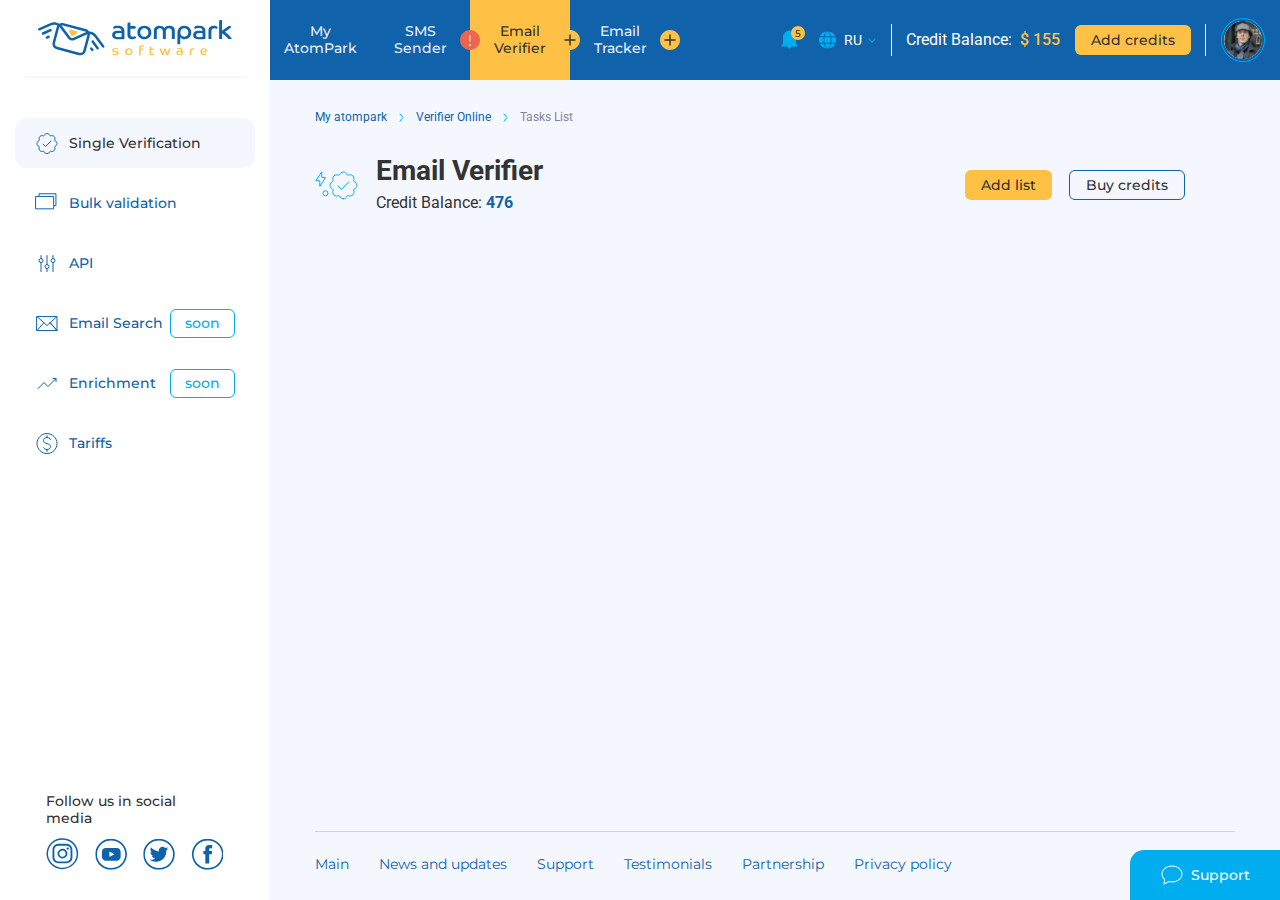
<file: verifier-p-5.html>
<!doctype html>
<html lang="en">
<head>
  <meta charset="UTF-8">
  <meta name="viewport"
        content="width=device-width, user-scalable=no, initial-scale=1.0, maximum-scale=1.0, minimum-scale=1.0">
  <meta http-equiv="X-UA-Compatible" content="ie=edge">
  <title>Verifier p-5</title>
  <meta name="description" content="some text">
  <meta name="keywords" content="some, text">
  <link href="https://fonts.googleapis.com/css2?family=Roboto:wght@400;500;700&display=swap" rel="stylesheet">
  <link href="https://fonts.googleapis.com/css2?family=Montserrat:wght@400;500;600;700&display=swap" rel="stylesheet">
  <link rel="stylesheet" href="assets/css/ui.css">
  <link rel="stylesheet" href="assets/css/style.css">
  <link rel="stylesheet" href="assets/css/verifier-p-5.css">
</head>
<body>
<div class="wrapper">

  <aside class="sidebar">
    <div class="sidebar-mob-close"></div>
    <div class="sidebar-logo">
      <a href="#" class="sidebar-logo__img"><img src="assets/img/general/logo.svg" alt="Atompark"></a>
    </div>
    <div class="sidebar-menu">
      <ul class="sidebar-menu__list">
        <li class="sidebar-menu__list-item sidebar-menu__list-item_active">
          <a href="#" class="sidebar-menu__link">
            <span class="sidebar-menu__link-icon">
              <svg width="24" height="25" viewBox="0 0 24 25" fill="none" xmlns="http://www.w3.org/2000/svg">
                <path d="M8 13.0513L10.5 15.5513L16 10.0513" stroke="#1062AA" stroke-linecap="round"/>
                <path
                    d="M12 22.5513C13.2363 22.5513 14.2979 21.8035 14.7572 20.7356C14.9195 20.3581 15.4558 20.136 15.8375 20.2881C16.9175 20.7184 18.1969 20.4965 19.0711 19.6224C19.9452 18.7482 20.1671 17.4688 19.7368 16.3888C19.5847 16.0071 19.8068 15.4708 20.1843 15.3085C21.2522 14.8491 22 13.7875 22 12.5513C22 11.315 21.2522 10.2534 20.1843 9.79409C19.8068 9.63173 19.5847 9.09546 19.7368 8.71373C20.1672 7.63381 19.9453 6.35438 19.0711 5.48021C18.1969 4.60604 16.9175 4.38413 15.8376 4.81448C15.4558 4.96661 14.9195 4.74447 14.7572 4.36697C14.2979 3.29905 13.2363 2.55127 12 2.55127C10.7637 2.55127 9.70214 3.29904 9.24282 4.36696C9.08046 4.74445 8.54419 4.96658 8.16246 4.81446C7.08254 4.3841 5.80311 4.60601 4.92894 5.48018C4.05477 6.35435 3.83286 7.63378 4.26321 8.7137C4.41534 9.09544 4.1932 9.63173 3.8157 9.79409C2.74778 10.2534 2 11.315 2 12.5513C2 13.7875 2.74777 14.8491 3.81569 15.3084C4.19318 15.4708 4.41531 16.0071 4.26319 16.3888C3.83284 17.4687 4.05474 18.7482 4.92891 19.6223C5.80308 20.4965 7.08251 20.7184 8.16243 20.288C8.54416 20.1359 9.08046 20.3581 9.24282 20.7356C9.70213 21.8035 10.7637 22.5513 12 22.5513Z"
                    stroke="#1062AA" stroke-linecap="round"/>
              </svg>
            </span>
            <span class="sidebar-menu__link-text">Single Verification</span>
          </a>
        </li>
        <li class="sidebar-menu__list-item">
          <a href="#" class="sidebar-menu__link">
            <span class="sidebar-menu__link-icon">
              <svg width="22" height="20" viewBox="0 0 22 20" fill="none" xmlns="http://www.w3.org/2000/svg">
                <rect x="0.958984" y="3.43506" width="17.7115" height="12.3981" stroke="#1062AA" stroke-linecap="round"
                      stroke-linejoin="round"/>
                <path d="M4.08984 3.21287V0.75H20.9515V12.6855H19.057" stroke="#1062AA" stroke-linejoin="round"/>
              </svg>
            </span>
            <span class="sidebar-menu__link-text">Bulk validation</span>
          </a>
        </li>
        <li class="sidebar-menu__list-item">
          <a href="#" class="sidebar-menu__link">
            <span class="sidebar-menu__link-icon">
              <svg width="24" height="25" viewBox="0 0 24 25" fill="none" xmlns="http://www.w3.org/2000/svg">
                <circle cx="18" cy="9.55127" r="2" transform="rotate(90 18 9.55127)" stroke="#1062AA"/>
                <path d="M18 4.55127L18 7.55127" stroke="#1062AA" stroke-linecap="round" stroke-linejoin="round"/>
                <path d="M18 11.5513L18 20.5513" stroke="#1062AA" stroke-linecap="round" stroke-linejoin="round"/>
                <circle cx="6" cy="9.55127" r="2" transform="rotate(90 6 9.55127)" stroke="#1062AA"/>
                <path d="M6 4.55127L6 7.55127" stroke="#1062AA" stroke-linecap="round" stroke-linejoin="round"/>
                <path d="M6 11.5513L6 20.5513" stroke="#1062AA" stroke-linecap="round" stroke-linejoin="round"/>
                <circle cx="12" cy="15.5513" r="2" transform="rotate(90 12 15.5513)" stroke="#1062AA"/>
                <path d="M12 4.55127L12 13.5513" stroke="#1062AA" stroke-linecap="round" stroke-linejoin="round"/>
                <path d="M12 17.5513L12 20.5513" stroke="#1062AA" stroke-linecap="round" stroke-linejoin="round"/>
              </svg>
            </span>
            <span class="sidebar-menu__link-text">API</span>
          </a>
        </li>
        <li class="sidebar-menu__list-item">
          <a href="#" class="sidebar-menu__link">
            <span class="sidebar-menu__link-icon">
              <svg width="24" height="25" viewBox="0 0 24 25" fill="none" xmlns="http://www.w3.org/2000/svg">
                <rect x="2" y="5.55127" width="20" height="14" stroke="#1062AA" stroke-linecap="round"
                      stroke-linejoin="round"/>
                <path d="M2 5.55127L12 14.5513L22 5.55127" stroke="#1062AA"/>
                <path d="M2 19.5513L9 11.5513" stroke="#1062AA"/>
                <path fill-rule="evenodd" clip-rule="evenodd" d="M22 19.5513L15 11.5513L22 19.5513Z" stroke="#1062AA"/>
              </svg>
            </span>
            <span class="sidebar-menu__link-text">Email Search</span>
            <span class="sidebar-menu__link-label">soon</span>
          </a>
        </li>
        <li class="sidebar-menu__list-item">
          <a href="#" class="sidebar-menu__link">
            <span class="sidebar-menu__link-icon">
              <svg width="24" height="25" viewBox="0 0 24 25" fill="none" xmlns="http://www.w3.org/2000/svg">
                <path d="M3 17.5513L9 11.5513L13 15.5513L21 7.55127" stroke="#1062AA" stroke-linecap="round"
                      stroke-linejoin="round"/>
                <path d="M21 10.5513V7.55127H18" stroke="#1062AA" stroke-linecap="round"/>
              </svg>
            </span>
            <span class="sidebar-menu__link-text">Enrichment</span>
            <span class="sidebar-menu__link-label">soon</span>
          </a>
        </li>
        <li class="sidebar-menu__list-item">
          <a href="#" class="sidebar-menu__link">
            <span class="sidebar-menu__link-icon">
              <svg width="24" height="25" viewBox="0 0 24 25" fill="none" xmlns="http://www.w3.org/2000/svg">
                <path d="M12 4.55127V6.55127" stroke="#1062AA" stroke-linecap="round"/>
                <path d="M12 18.5513V20.5513" stroke="#1062AA" stroke-linecap="round"/>
                <path
                    d="M15.5 8.55127C15.5 8.55127 15 6.55127 12 6.55127C9 6.55127 8.5 8.50779 8.5 9.55127C8.5 13.6916 15.5 11.5162 15.5 15.5513C15.5 16.5947 15 18.5513 12 18.5513C9 18.5513 8.5 16.5513 8.5 16.5513"
                    stroke="#1062AA" stroke-linecap="round"/>
                <path fill-rule="evenodd" clip-rule="evenodd"
                      d="M12 22.5513C17.5228 22.5513 22 18.0741 22 12.5513C22 7.02842 17.5228 2.55127 12 2.55127C6.47715 2.55127 2 7.02842 2 12.5513C2 18.0741 6.47715 22.5513 12 22.5513Z"
                      stroke="#1062AA"/>
              </svg>
            </span>
            <span class="sidebar-menu__link-text">Tariffs</span>
          </a>
        </li>
      </ul>
    </div>
    <div class="sidebar-socials">
      <div class="sidebar-socials__title">Follow us in social media</div>
      <div class="sidebar-socials__items">
        <a href="#" class="sidebar-socials__item" target="_blank">
          <svg width="33" height="32" viewBox="0 0 33 32" fill="none" xmlns="http://www.w3.org/2000/svg">
            <path
                d="M16.34 31.1636C13.2071 31.1636 10.1446 30.2545 7.53977 28.5514C4.9349 26.8482 2.90465 24.4274 1.70576 21.5952C0.506863 18.7629 0.193178 15.6464 0.804368 12.6397C1.41556 9.63297 2.92417 6.87114 5.13943 4.70342C7.3547 2.53571 10.1771 1.05948 13.2498 0.461409C16.3224 -0.136662 19.5073 0.17029 22.4017 1.34345C25.2961 2.51661 27.77 4.50328 29.5105 7.05224C31.251 9.6012 32.18 12.598 32.18 15.6636C32.1769 19.7735 30.5071 23.7142 27.5372 26.6204C24.5673 29.5265 20.5401 31.1605 16.34 31.1636ZM16.34 1.64385C13.5049 1.64385 10.7335 2.46658 8.37636 4.00796C6.01917 5.54935 4.18206 7.74016 3.09739 10.3033C2.01273 12.8665 1.72923 15.6868 2.28274 18.4076C2.83626 21.1284 4.20194 23.6275 6.20704 25.5888C8.21215 27.5501 10.7666 28.8854 13.5473 29.4259C16.3281 29.9665 19.2102 29.6879 21.8291 28.6255C24.448 27.563 26.6861 25.7645 28.2604 23.4573C29.8346 21.15 30.6743 18.4378 30.6731 15.6636C30.67 11.9453 29.1587 8.38018 26.4713 5.75146C23.7838 3.12274 20.1399 1.64537 16.34 1.64385ZM21.6842 9.37671C21.4532 9.37671 21.2274 9.44375 21.0353 9.56935C20.8432 9.69495 20.6934 9.87347 20.605 10.0823C20.5166 10.2912 20.4935 10.521 20.5386 10.7428C20.5836 10.9645 20.6949 11.1682 20.8583 11.328C21.0216 11.4879 21.2298 11.5968 21.4564 11.6409C21.683 11.685 21.9178 11.6623 22.1313 11.5758C22.3447 11.4893 22.5272 11.3428 22.6555 11.1548C22.7839 10.9669 22.8524 10.7459 22.8524 10.5198C22.8524 10.2166 22.7293 9.92587 22.5103 9.7115C22.2912 9.49714 21.9941 9.37671 21.6842 9.37671ZM16.4743 10.8513C15.5003 10.8513 14.5481 11.134 13.7383 11.6636C12.9284 12.1933 12.2974 12.9461 11.9249 13.8268C11.5524 14.7075 11.4552 15.6766 11.6457 16.6113C11.8361 17.5461 12.3056 18.4046 12.9948 19.0782C13.684 19.7518 14.5619 20.2102 15.5174 20.3954C16.4728 20.5807 17.463 20.4845 18.3626 20.1189C19.2622 19.7534 20.0308 19.135 20.5711 18.3419C21.1114 17.5488 21.3992 16.6167 21.3981 15.6636C21.395 14.3872 20.875 13.1641 19.9522 12.2621C19.0293 11.3601 17.7787 10.8528 16.4743 10.8513ZM16.4743 18.7499C15.8505 18.7499 15.2408 18.5689 14.7221 18.2297C14.2034 17.8906 13.7992 17.4086 13.5604 16.8446C13.3217 16.2807 13.2593 15.6602 13.381 15.0615C13.5027 14.4628 13.803 13.9129 14.2441 13.4812C14.6852 13.0496 15.2472 12.7557 15.859 12.6366C16.4708 12.5175 17.105 12.5786 17.6813 12.8122C18.2576 13.0458 18.7502 13.4414 19.0968 13.9489C19.4433 14.4565 19.6283 15.0532 19.6283 15.6636C19.6283 16.4821 19.296 17.2671 18.7045 17.8459C18.1131 18.4247 17.3108 18.7499 16.4743 18.7499ZM26.4035 11.6628C26.4035 10.1046 25.771 8.61017 24.6449 7.50833C23.5189 6.40648 21.9917 5.78747 20.3993 5.78747H12.4793C10.8863 5.78747 9.35853 6.4063 8.23159 7.50798C7.10465 8.60966 6.47076 10.1041 6.46921 11.6628V19.4186C6.4669 20.1923 6.62066 20.9589 6.92166 21.6744C7.22266 22.3899 7.665 23.0403 8.22332 23.5882C8.78163 24.1361 9.44496 24.5709 10.1753 24.8675C10.9056 25.1641 11.6886 25.3168 12.4793 25.3168H20.3993C21.1898 25.3168 21.9724 25.1641 22.7024 24.8674C23.4324 24.5707 24.0954 24.1359 24.6532 23.5879C25.2111 23.0399 25.6529 22.3895 25.9532 21.674C26.2536 20.9585 26.4066 20.192 26.4035 19.4186V11.6628ZM24.5228 19.4186C24.5228 20.4887 24.0884 21.515 23.3151 22.2718C22.5418 23.0285 21.4929 23.4536 20.3993 23.4536H12.4793C11.3851 23.4536 10.3357 23.0287 9.56145 22.2721C8.78721 21.5155 8.35147 20.4892 8.34992 19.4186V11.6628C8.35147 10.5922 8.78721 9.56585 9.56145 8.8093C10.3357 8.05275 11.3851 7.62781 12.4793 7.62781H20.3993C21.4929 7.62781 22.5418 8.05293 23.3151 8.80965C24.0884 9.56636 24.5228 10.5927 24.5228 11.6628V19.4186Z"
                fill=""/>
          </svg>
        </a>
        <a href="#" class="sidebar-socials__item" target="_blank">
          <svg width="32" height="32" viewBox="0 0 32 32" fill="none" xmlns="http://www.w3.org/2000/svg">
            <g clip-path="url(#clip0)">
              <path
                  d="M16.1179 31.7616C12.9828 31.7639 9.91747 30.8562 7.30976 29.1533C4.70204 27.4504 2.66914 25.0288 1.46829 22.195C0.267446 19.3612 -0.0473765 16.2425 0.563662 13.2335C1.1747 10.2246 2.68414 7.46059 4.90097 5.29134C7.11781 3.12209 9.94241 1.64505 13.0174 1.04713C16.0923 0.449207 19.2794 0.757271 22.1754 1.93234C25.0714 3.10741 27.5461 5.09667 29.2863 7.64842C31.0266 10.2002 31.9542 13.1997 31.9519 16.2675C31.9455 20.3748 30.2752 24.3122 27.3071 27.2166C24.3391 30.1209 20.3154 31.7553 16.1179 31.7616ZM16.1179 2.42799C13.3201 2.42565 10.5845 3.23534 8.25713 4.75462C5.92972 6.2739 4.11509 8.43451 3.04278 10.9631C1.97047 13.4918 1.68867 16.2748 2.23302 18.9602C2.77737 21.6456 4.12341 24.1126 6.10087 26.0493C8.07834 27.986 10.5984 29.3052 13.3422 29.8402C16.086 30.3751 18.9303 30.1018 21.5153 29.0546C24.1004 28.0075 26.3099 26.2337 27.8645 23.9575C29.4191 21.6814 30.2489 19.0052 30.2489 16.2675C30.2457 12.6 28.7563 9.0835 26.1072 6.48911C23.4582 3.89472 19.8658 2.43425 16.1179 2.42799Z"
                  fill=""/>
              <path
                  d="M25.6366 13.9153C25.6366 13.3892 25.5301 12.8684 25.3233 12.3828C25.1165 11.8973 24.8135 11.4567 24.4317 11.0863C24.0499 10.716 23.5969 10.4234 23.0989 10.2253C22.6009 10.0273 22.0677 9.92773 21.5301 9.93241H10.9742C10.4402 9.93241 9.91153 10.0355 9.41839 10.2358C8.92525 10.4361 8.47734 10.7297 8.10035 11.0997C7.72336 11.4697 7.4247 11.9088 7.22147 12.392C7.01824 12.8751 6.91444 13.3928 6.91603 13.9153V18.749C6.91444 19.2715 7.01824 19.7892 7.22147 20.2723C7.4247 20.7555 7.72336 21.1946 8.10035 21.5646C8.47734 21.9346 8.92525 22.2282 9.41839 22.4285C9.91153 22.6288 10.4402 22.7319 10.9742 22.7319H21.5301C22.0677 22.7366 22.6009 22.637 23.0989 22.4389C23.5969 22.2409 24.0499 21.9482 24.4317 21.5779C24.8135 21.2076 25.1165 20.767 25.3233 20.2814C25.5301 19.7959 25.6366 19.2751 25.6366 18.749V13.9153ZM18.9817 16.5744L14.7666 18.8318C14.5854 18.9263 14.4284 18.8318 14.4284 18.5954V13.9625C14.4284 13.7498 14.5975 13.6316 14.7787 13.7262L19.018 16.0899C19.0575 16.1208 19.0881 16.1613 19.1066 16.2074C19.1252 16.2534 19.1311 16.3035 19.1238 16.3525C19.1164 16.4015 19.0961 16.4478 19.0649 16.4867C19.0336 16.5256 18.9924 16.5559 18.9455 16.5744H18.9817Z"
                  fill=""/>
            </g>
            <defs>
              <clipPath id="clip0">
                <rect width="31.68" height="31" fill="white" transform="translate(0.271484 0.761353)"/>
              </clipPath>
            </defs>
          </svg>
        </a>
        <a href="#" class="sidebar-socials__item" target="_blank">
          <svg width="32" height="32" viewBox="0 0 32 32" fill="none" xmlns="http://www.w3.org/2000/svg">
            <g clip-path="url(#clip0)">
              <path
                  d="M15.9624 31.7616C12.8322 31.7639 9.77161 30.8562 7.16794 29.1533C4.56428 27.4504 2.53454 25.0288 1.33555 22.195C0.136575 19.3612 -0.177759 16.2425 0.43233 13.2335C1.04242 10.2246 2.54951 7.46059 4.7629 5.29134C6.97629 3.12209 9.79651 1.64505 12.8667 1.04713C15.9369 0.449207 19.119 0.757271 22.0105 1.93234C24.902 3.10741 27.3728 5.09667 29.1104 7.64842C30.8479 10.2002 31.7741 13.1997 31.7718 16.2675C31.7654 20.3748 30.0977 24.3122 27.1343 27.2166C24.1708 30.1209 20.1533 31.7553 15.9624 31.7616ZM15.9624 2.42799C13.169 2.42565 10.4376 3.23534 8.11384 4.75462C5.79005 6.2739 3.97824 8.43451 2.9076 10.9631C1.83696 13.4918 1.55559 16.2748 2.09909 18.9602C2.6426 21.6456 3.98655 24.1126 5.96094 26.0493C7.93533 27.986 10.4514 29.3052 13.191 29.8402C15.9306 30.3751 18.7705 30.1018 21.3515 29.0546C23.9325 28.0075 26.1386 26.2337 27.6908 23.9575C29.2429 21.6814 30.0714 19.0052 30.0714 16.2675C30.0682 12.6 28.5811 9.0835 25.9362 6.48911C23.2913 3.89472 19.7045 2.43425 15.9624 2.42799Z"
                  fill=""/>
              <path
                  d="M25.0444 10.6062C24.4504 10.8561 23.8264 11.0309 23.1873 11.1262C23.4888 11.1262 23.935 10.5471 24.1038 10.3344C24.3818 10.0057 24.5945 9.6289 24.7309 9.22343C24.7309 9.22343 24.7309 9.15252 24.7309 9.12888C24.7162 9.12058 24.6996 9.11621 24.6826 9.11621C24.6657 9.11621 24.6491 9.12058 24.6344 9.12888C23.9362 9.49222 23.195 9.77007 22.4276 9.95618C22.4042 9.97094 22.377 9.97879 22.3492 9.97879C22.3214 9.97879 22.2942 9.97094 22.2708 9.95618L22.0779 9.76708C21.7591 9.49694 21.3963 9.28121 21.0046 9.12888C20.4859 8.9187 19.9245 8.82968 19.3646 8.86887C18.8215 8.90297 18.2916 9.04788 17.809 9.29434C17.3194 9.54064 16.8888 9.88613 16.5458 10.3079C16.2027 10.7297 15.9551 11.2181 15.8193 11.7408C15.7107 12.2554 15.7107 12.7862 15.8193 13.3008C15.8193 13.3836 15.8193 13.3954 15.7348 13.3836C12.807 13.0963 10.0958 11.7424 8.13767 9.5898C8.05326 9.49526 8.00502 9.49526 7.93267 9.5898C7.53307 10.3032 7.38052 11.1244 7.49795 11.93C7.61538 12.7356 7.99644 13.482 8.58386 14.0572C8.72856 14.1872 8.88533 14.329 9.05416 14.459C8.54194 14.4191 8.0424 14.2827 7.58296 14.0572C7.49854 14.0572 7.45031 14.0572 7.45031 14.1281C7.43264 14.2694 7.43264 14.4123 7.45031 14.5536C7.53977 15.226 7.81036 15.8629 8.23424 16.3988C8.65813 16.9347 9.22001 17.3502 9.86211 17.6028C10.0163 17.6694 10.1783 17.717 10.3445 17.7446C9.86913 17.8188 9.38479 17.8188 8.90945 17.7446C8.80092 17.7446 8.76474 17.7446 8.80092 17.8746C9.04973 18.5056 9.45798 19.0644 9.9874 19.4985C10.5168 19.9326 11.1501 20.2278 11.8277 20.3565H12.2377C11.6507 20.8751 10.9425 21.2445 10.1756 21.432C9.17198 21.7842 8.10192 21.9173 7.0403 21.822C6.87148 21.822 6.8353 21.822 6.78706 21.822C6.73883 21.822 6.78706 21.8929 6.78706 21.9402L7.43825 22.3184C8.09041 22.69 8.78182 22.9912 9.50034 23.2166C11.3726 23.7718 13.3609 23.8348 15.2658 23.3992C17.1707 22.9636 18.9253 22.0447 20.3534 20.7347C21.3793 19.6428 22.1722 18.3611 22.6858 16.9648C23.1994 15.5685 23.4232 14.0857 23.3441 12.6035C23.3441 12.4853 23.4888 12.4263 23.5732 12.3672C24.1349 11.939 24.6304 11.4334 25.0444 10.8662C25.108 10.7809 25.138 10.676 25.1288 10.5707C25.1288 10.5707 25.1288 10.5707 25.0444 10.6062Z"
                  fill=""/>
              <path fill-rule="evenodd" clip-rule="evenodd"
                    d="M12.7793 23.6539C12.7793 23.6539 13.1049 23.6539 12.7793 23.6539C12.7793 23.6414 12.8155 23.6539 12.7793 23.6539Z"
                    fill=""/>
            </g>
            <defs>
              <clipPath id="clip0">
                <rect width="31.6308" height="31" fill="white" transform="translate(0.140625 0.761353)"/>
              </clipPath>
            </defs>
          </svg>
        </a>
        <a href="#" class="sidebar-socials__item" target="_blank">
          <svg width="33" height="32" viewBox="0 0 33 32" fill="none" xmlns="http://www.w3.org/2000/svg">
            <g clip-path="url(#clip0)">
              <path
                  d="M16.7859 31.7616C13.6508 31.7639 10.5854 30.8562 7.97772 29.1533C5.37001 27.4504 3.33711 25.0288 2.13626 22.195C0.935415 19.3612 0.620592 16.2425 1.23163 13.2335C1.84267 10.2246 3.3521 7.46059 5.56894 5.29134C7.78577 3.12209 10.6104 1.64505 13.6853 1.04713C16.7603 0.449207 19.9474 0.757271 22.8434 1.93234C25.7394 3.10741 28.214 5.09667 29.9543 7.64842C31.6946 10.2002 32.6222 13.1997 32.6198 16.2675C32.6134 20.3748 30.9432 24.3122 27.9751 27.2166C25.007 30.1209 20.9833 31.7553 16.7859 31.7616ZM16.7859 2.42799C13.9881 2.42565 11.2525 3.23534 8.9251 4.75462C6.59769 6.2739 4.78306 8.43451 3.71075 10.9631C2.63844 13.4918 2.35664 16.2748 2.90099 18.9602C3.44534 21.6456 4.79138 24.1126 6.76884 26.0493C8.7463 27.986 11.2663 29.3052 14.0102 29.8402C16.754 30.3751 19.5983 30.1018 22.1833 29.0546C24.7683 28.0075 26.9779 26.2337 28.5325 23.9575C30.0871 21.6814 30.9168 19.0052 30.9168 16.2675C30.9137 12.6 29.4242 9.0835 26.7752 6.48911C24.1261 3.89472 20.5338 2.43425 16.7859 2.42799Z"
                  fill=""/>
              <path fill-rule="evenodd" clip-rule="evenodd"
                    d="M14.298 16.3379V25.32C14.298 25.3827 14.3235 25.4428 14.3688 25.4871C14.4141 25.5315 14.4755 25.5564 14.5396 25.5564H17.9455C18.0096 25.5564 18.071 25.5315 18.1163 25.4871C18.1616 25.4428 18.1871 25.3827 18.1871 25.32V16.1843H20.6026C20.6328 16.1859 20.6629 16.1816 20.6914 16.1718C20.7199 16.162 20.7461 16.1467 20.7685 16.127C20.791 16.1072 20.8092 16.0833 20.8222 16.0566C20.8352 16.03 20.8426 16.001 20.8442 15.9715L21.0857 13.2178C21.0874 13.1858 21.0823 13.1538 21.0709 13.1237C21.0595 13.0937 21.042 13.0662 21.0194 13.043C20.9968 13.0198 20.9696 13.0013 20.9395 12.9887C20.9094 12.9761 20.877 12.9696 20.8442 12.9696H18.1871V11.0196C18.1902 10.9109 18.2152 10.8039 18.2606 10.7047C18.306 10.6055 18.3709 10.516 18.4517 10.4414C18.5324 10.3668 18.6274 10.3084 18.7313 10.2698C18.8351 10.2311 18.9456 10.2128 19.0567 10.2159H20.965C20.9961 10.216 21.027 10.2098 21.0557 10.1978C21.0843 10.1857 21.1102 10.1681 21.1317 10.146C21.1531 10.1239 21.1698 10.0977 21.1806 10.0691C21.1914 10.0405 21.1961 10.01 21.1944 9.97955V7.20219C21.1961 7.17172 21.1914 7.14125 21.1806 7.11263C21.1698 7.084 21.1531 7.05783 21.1317 7.03571C21.1102 7.01359 21.0843 6.99599 21.0557 6.98397C21.027 6.97195 20.9961 6.96578 20.965 6.96582H17.716C16.8084 6.96895 15.9391 7.32395 15.2984 7.95307C14.6578 8.58219 14.298 9.43414 14.298 10.3223V12.9696H12.5951C12.531 12.9696 12.4696 12.9945 12.4243 13.0389C12.379 13.0832 12.3535 13.1433 12.3535 13.206V15.9597C12.3535 15.9902 12.3598 16.0204 12.3721 16.0485C12.3843 16.0765 12.4023 16.1018 12.4249 16.1228C12.4475 16.1438 12.4743 16.1601 12.5035 16.1707C12.5328 16.1813 12.5639 16.1859 12.5951 16.1843H14.298V16.3379Z"
                    fill=""/>
            </g>
            <defs>
              <clipPath id="clip0">
                <rect width="31.68" height="31" fill="white" transform="translate(0.939453 0.761353)"/>
              </clipPath>
            </defs>
          </svg>
        </a>
      </div>
    </div>
  </aside>

  <main class="inner">

    <section class="header">
      <div class="header-open-mob">
        <div></div>
        <div></div>
        <div></div>
      </div>
      <ul class="header-menu">
        <li class="header-menu__item">
          <a href="#" class="header-menu__link">My AtomPark</a>
        </li>
        <li class="header-menu__item">
          <a href="#" class="header-menu__link">SMS Sender</a>
          <div class="header-menu__hint">
            <div class="header-menu__hint-icon">
              <svg width="24" height="24" viewBox="0 0 24 24" fill="none" xmlns="http://www.w3.org/2000/svg">
                <path fill-rule="evenodd" clip-rule="evenodd"
                      d="M12 17C12.5523 17 13 16.5523 13 16C13 15.4477 12.5523 15 12 15C11.4477 15 11 15.4477 11 16C11 16.5523 11.4477 17 12 17Z"
                      fill="white"/>
                <path fill-rule="evenodd" clip-rule="evenodd"
                      d="M12 22C17.5228 22 22 17.5228 22 12C22 6.47715 17.5228 2 12 2C6.47715 2 2 6.47715 2 12C2 17.5228 6.47715 22 12 22Z"
                      fill="#ED654C"/>
                <path d="M12 8V13" stroke="white" stroke-linecap="round"/>
                <circle cx="12" cy="17" r="1" fill="white"/>
              </svg>
            </div>
            <div class="header-menu__hint-card">
              <div class="header-menu__hint-text">You have run out of free SMS.</div>
              <a href="#" class="header-menu__hint-link">
                <span>Top up balance</span>
                <span class="header-menu__hint-link-icon">
                  <svg width="13" height="12" viewBox="0 0 13 12" fill="none" xmlns="http://www.w3.org/2000/svg">
                    <path fill-rule="evenodd" clip-rule="evenodd"
                          d="M10.1893 6.27293L-2.08633e-07 6.27293L-2.742e-07 4.77293L10.1893 4.77293L6.6967 1.28029C6.40381 0.987393 6.40381 0.51252 6.6967 0.219626C6.98959 -0.0732673 7.46447 -0.0732673 7.75736 0.219626L12.5303 4.9926C12.8232 5.28549 12.8232 5.76036 12.5303 6.05326L7.75736 10.8262C7.46447 11.1191 6.98959 11.1191 6.6967 10.8262C6.40381 10.5333 6.40381 10.0585 6.6967 9.76557L10.1893 6.27293Z"
                          fill="#00ADEE"/>
                  </svg>
                </span>
              </a>
            </div>
          </div>
        </li>
        <li class="header-menu__item">
          <a href="#" class="header-menu__link header-menu__link_active">Email Verifier</a>
          <div class="header-menu__hint">
            <div class="header-menu__hint-icon">
              <svg width="24" height="24" viewBox="0 0 24 24" fill="none" xmlns="http://www.w3.org/2000/svg">
                <path
                    d="M12 22C17.5228 22 22 17.5228 22 12C22 6.47715 17.5228 2 12 2C6.47715 2 2 6.47715 2 12C2 17.5228 6.47715 22 12 22Z"
                    fill="#FFC145"/>
                <path d="M12 7V17" stroke="#333333" stroke-width="1.5" stroke-linecap="round" stroke-linejoin="round"/>
                <path d="M7 12H17" stroke="#333333" stroke-width="1.5" stroke-linecap="round" stroke-linejoin="round"/>
              </svg>
            </div>
            <div class="header-menu__hint-card">
              <div class="header-menu__hint-text">Checking email addresses validity</div>
              <a href="#" class="header-menu__hint-link">
                <span>Add service</span>
                <span class="header-menu__hint-link-icon">
                  <svg width="13" height="12" viewBox="0 0 13 12" fill="none" xmlns="http://www.w3.org/2000/svg">
                    <path fill-rule="evenodd" clip-rule="evenodd"
                          d="M10.1893 6.27293L-2.08633e-07 6.27293L-2.742e-07 4.77293L10.1893 4.77293L6.6967 1.28029C6.40381 0.987393 6.40381 0.51252 6.6967 0.219626C6.98959 -0.0732673 7.46447 -0.0732673 7.75736 0.219626L12.5303 4.9926C12.8232 5.28549 12.8232 5.76036 12.5303 6.05326L7.75736 10.8262C7.46447 11.1191 6.98959 11.1191 6.6967 10.8262C6.40381 10.5333 6.40381 10.0585 6.6967 9.76557L10.1893 6.27293Z"
                          fill="#00ADEE"/>
                  </svg>
                </span>
              </a>
            </div>
          </div>
        </li>
        <li class="header-menu__item">
          <a href="#" class="header-menu__link">Email Tracker</a>
          <div class="header-menu__hint">
            <div class="header-menu__hint-icon">
              <svg width="24" height="24" viewBox="0 0 24 24" fill="none" xmlns="http://www.w3.org/2000/svg">
                <path
                    d="M12 22C17.5228 22 22 17.5228 22 12C22 6.47715 17.5228 2 12 2C6.47715 2 2 6.47715 2 12C2 17.5228 6.47715 22 12 22Z"
                    fill="#FFC145"/>
                <path d="M12 7V17" stroke="#333333" stroke-width="1.5" stroke-linecap="round" stroke-linejoin="round"/>
                <path d="M7 12H17" stroke="#333333" stroke-width="1.5" stroke-linecap="round" stroke-linejoin="round"/>
              </svg>
            </div>
            <div class="header-menu__hint-card">
              <div class="header-menu__hint-text">Tracking email opens and clicks</div>
              <a href="#" class="header-menu__hint-link">
                <span>Add service</span>
                <span class="header-menu__hint-link-icon">
                  <svg width="13" height="12" viewBox="0 0 13 12" fill="none" xmlns="http://www.w3.org/2000/svg">
                    <path fill-rule="evenodd" clip-rule="evenodd"
                          d="M10.1893 6.27293L-2.08633e-07 6.27293L-2.742e-07 4.77293L10.1893 4.77293L6.6967 1.28029C6.40381 0.987393 6.40381 0.51252 6.6967 0.219626C6.98959 -0.0732673 7.46447 -0.0732673 7.75736 0.219626L12.5303 4.9926C12.8232 5.28549 12.8232 5.76036 12.5303 6.05326L7.75736 10.8262C7.46447 11.1191 6.98959 11.1191 6.6967 10.8262C6.40381 10.5333 6.40381 10.0585 6.6967 9.76557L10.1893 6.27293Z"
                          fill="#00ADEE"/>
                  </svg>
                </span>
              </a>
            </div>
          </div>
        </li>
      </ul>
      <div class="header-mob-info">
        <svg width="24" height="24" viewBox="0 0 24 24" fill="none" xmlns="http://www.w3.org/2000/svg"
             style="margin-top: -3px;">
          <path fill-rule="evenodd" clip-rule="evenodd"
                d="M12 22.5513C17.5228 22.5513 22 18.0741 22 12.5513C22 7.02842 17.5228 2.55127 12 2.55127C6.47715 2.55127 2 7.02842 2 12.5513C2 18.0741 6.47715 22.5513 12 22.5513Z"
                fill="#00ADEE" stroke="#00ADEE"/>
          <path d="M12 4.55127V6.55127" stroke="#FFF" stroke-linecap="round"/>
          <path d="M12 18.5513V20.5513" stroke="#FFF" stroke-linecap="round"/>
          <path
              d="M15.5 8.55127C15.5 8.55127 15 6.55127 12 6.55127C9 6.55127 8.5 8.50779 8.5 9.55127C8.5 13.6916 15.5 11.5162 15.5 15.5513C15.5 16.5947 15 18.5513 12 18.5513C9 18.5513 8.5 16.5513 8.5 16.5513"
              stroke="#FFF" stroke-linecap="round"/>
        </svg>
      </div>
      <div class="header-notifications">
        <div class="header-notifications__icon js-dd">
          <svg width="25" height="24" viewBox="0 0 25 24" fill="none" xmlns="http://www.w3.org/2000/svg">
            <path fill-rule="evenodd" clip-rule="evenodd"
                  d="M12.5 3C15.8137 3 18.5 5.68624 18.5 8.99995C18.5 10.9131 18.5 12.8341 18.5 14C18.5 17 20.5 18 20.5 18L4.5 18C4.5 18 6.5 17 6.5 14C6.5 12.8341 6.5 10.9131 6.5 8.99995C6.5 5.68624 9.18629 3 12.5 3Z"
                  fill="#00ADEE" stroke="#00ADEE" stroke-linejoin="round"/>
            <path fill-rule="evenodd" clip-rule="evenodd"
                  d="M10.5 18C10.5 19.1046 11.3954 20 12.5 20C13.6046 20 14.5 19.1046 14.5 18" fill="#00ADEE"/>
            <path d="M10.5 18C10.5 19.1046 11.3954 20 12.5 20C13.6046 20 14.5 19.1046 14.5 18" stroke="#00ADEE"/>
          </svg>
          <div class="header-notifications__count">5</div>
        </div>
        <div class="header-notifications__list js-dd-content">
          <div class="header-notifications__list-title">Notification</div>
          <a href="#" class="header-notifications__list-item">Meet the updated Atomic Mail Sender 9.55</a>
          <a href="#" class="header-notifications__list-item">Sending messages in Telegram becomes available</a>
          <a href="#" class="header-notifications__list-item">AtomPark Software is launching a loyalty program for SMS
            service users</a>
          <a href="#" class="header-notifications__list-item">Meet the updated version of Atomic Email Studio!</a>
        </div>
      </div>
      <div class="header-lang">
        <div class="header-lang__switch js-dd">
          <div class="header-lang__switch-icon">
            <svg width="21" height="20" viewBox="0 0 21 20" fill="none" xmlns="http://www.w3.org/2000/svg">
              <circle r="9.18606" transform="matrix(-1 0 0 1 10.4995 10.001)" fill="#00ADEE" stroke="#1062AA"/>
              <path
                  d="M10.498 0.853027C10.498 0.853027 6.73125 3.5436 6.73125 10.001C6.73125 15.9202 10.498 19.1489 10.498 19.1489"
                  stroke="#1062AA"/>
              <path
                  d="M10.498 19.1489C10.498 19.1489 14.2648 16.4584 14.2648 10.001C14.2648 4.08173 10.498 0.853039 10.498 0.853039"
                  stroke="#1062AA"/>
              <path d="M1.88672 6.77222L19.1064 6.77222" stroke="#1062AA"/>
              <path d="M2.42773 13.2295L18.5712 13.2295" stroke="#1062AA"/>
            </svg>
          </div>
          <div class="header-lang__switch-text">RU</div>
          <div class="header-lang__switch-arrow">
            <svg width="8" height="5" viewBox="0 0 8 5" fill="none" xmlns="http://www.w3.org/2000/svg">
              <path
                  d="M4.35355 4.35355C4.15829 4.54882 3.84171 4.54882 3.64645 4.35355L0.464466 1.17157C0.269204 0.976311 0.269204 0.659728 0.464466 0.464466C0.659728 0.269204 0.976311 0.269204 1.17157 0.464466L4 3.29289L6.82843 0.464466C7.02369 0.269204 7.34027 0.269204 7.53553 0.464466C7.7308 0.659728 7.7308 0.976311 7.53553 1.17157L4.35355 4.35355ZM4.5 3L4.5 4L3.5 4L3.5 3L4.5 3Z"
                  fill="#00ADEE"/>
            </svg>
          </div>
        </div>
        <div class="header-lang__select js-dd-content">
          <div class="header-lang__item">
            <a href="#" class="header-lang__link">Русский</a>
          </div>
          <div class="header-lang__item">
            <a class="header-lang__link header-lang__link_current">English</a>
          </div>
        </div>
      </div>
      <div class="header-state header-state--single">
        <div class="header-state__table">
          <div class="header-state__table-row">
            <div class="header-state__table-cell">
              <div class="header-state__label">Credit Balance:</div>
            </div>
            <div class="header-state__table-cell">
              <div class="header-state__value">$ 155</div>
            </div>
          </div>
        </div>
        <div class="header-state__btn">
          <a href="#" class="btn btn-orange">Add credits</a>
        </div>
      </div>
      <div class="header-user">
        <div class="header-user-profile__avatar js-dd"><img src="assets/img/general/header-user-avatar.jpg" alt="uname">
        </div>
        <div class="header-user-menu js-dd-content">
          <div class="header-user-menu__items">
            <div class="header-user-menu__item">
              <a href="#" class="header-user-menu__link">My tickets</a>
              <div class="header-user-menu__icon">
                <svg width="24" height="24" viewBox="0 0 24 24" fill="none" xmlns="http://www.w3.org/2000/svg">
                  <path
                      d="M11 8L9.42229 7.21115C9.14458 7.07229 8.83835 7 8.52786 7H7.82843C7.29799 7 6.78929 7.21071 6.41421 7.58579L5.58579 8.41421C5.21071 8.78929 5 9.29799 5 9.82843L5 14.9296C5 15.5983 5.3342 16.2228 5.8906 16.5937L9.75746 19.1716C10.4944 19.663 11.4668 19.611 12.1472 19.044L17 15"
                      stroke="#1062AA"/>
                  <path fill-rule="evenodd" clip-rule="evenodd"
                        d="M14.4549 12.9142C13.8515 12.1062 12.741 11.8739 11.8643 12.3721L10.009 13.4266C9.41298 13.7653 8.66412 13.6641 8.17937 13.1794V13.1794C7.54605 12.546 7.59324 11.5056 8.2813 10.9323L12.4437 7.46356C12.8032 7.16403 13.2562 7 13.7241 7H14.5279C14.8384 7 15.1446 7.07229 15.4223 7.21115L17.8944 8.44721C18.572 8.786 19 9.47852 19 10.2361L19 12.9796C19 14.9037 16.5489 15.718 15.3976 14.1764L14.4549 12.9142Z"
                        stroke="#1062AA"/>
                  <path d="M1 17V8" stroke="#1062AA" stroke-linecap="round"/>
                  <path d="M1 17V8" stroke="#1062AA" stroke-linecap="round"/>
                  <path d="M23 17V8" stroke="#1062AA" stroke-linecap="round"/>
                </svg>
              </div>
            </div>
            <div class="header-user-menu__item">
              <a href="#" class="header-user-menu__link">Account Settings</a>
              <div class="header-user-menu__icon">
                <svg width="24" height="24" viewBox="0 0 24 24" fill="none" xmlns="http://www.w3.org/2000/svg">
                  <path
                      d="M9.5438 4.36754L9.06946 4.20943L9.06946 4.20943L9.5438 4.36754ZM9.12827 5.61412L9.33358 6.07003L9.53334 5.98007L9.60261 5.77224L9.12827 5.61412ZM7.90662 6.32071L7.80638 6.81056L8.02137 6.85455L8.19929 6.7261L7.90662 6.32071ZM6.61767 6.05695L6.51743 6.54679L6.61767 6.05695ZM4.48466 7.01634L4.91767 7.26634L4.48466 7.01634ZM3.92618 7.98366L4.35919 8.23366L3.92618 7.98366ZM4.16182 10.3106L4.53592 9.97886H4.53592L4.16182 10.3106ZM5.03471 11.295L5.53223 11.3447L5.55401 11.127L5.40881 10.9632L5.03471 11.295ZM5.03471 12.705L5.40881 13.0368L5.55401 12.873L5.53223 12.6553L5.03471 12.705ZM4.16182 13.6894L3.78772 13.3577H3.78772L4.16182 13.6894ZM3.92618 16.0163L4.35919 15.7663L3.92618 16.0163ZM4.48466 16.9837L4.91767 16.7337L4.48466 16.9837ZM6.61767 17.9431L6.51743 17.4532H6.51743L6.61767 17.9431ZM7.90662 17.6793L8.19929 17.2739L8.02137 17.1454L7.80638 17.1894L7.90662 17.6793ZM9.12827 18.3859L9.60261 18.2278L9.53334 18.0199L9.33358 17.93L9.12827 18.3859ZM9.5438 19.6325L9.06946 19.7906L9.5438 19.6325ZM14.4555 19.6325L13.9812 19.4743L14.4555 19.6325ZM14.871 18.3859L14.6657 17.93L14.466 18.0199L14.3967 18.2278L14.871 18.3859ZM16.0927 17.6793L16.1929 17.1894L15.9779 17.1454L15.8 17.2739L16.0927 17.6793ZM17.3816 17.9431L17.2814 18.4329H17.2814L17.3816 17.9431ZM19.5146 16.9837L19.0816 16.7337L19.5146 16.9837ZM20.0731 16.0163L20.5061 16.2663L20.0731 16.0163ZM19.8375 13.6894L19.4634 14.0211V14.0211L19.8375 13.6894ZM18.9646 12.705L18.4671 12.6553L18.4453 12.873L18.5905 13.0368L18.9646 12.705ZM18.9646 11.295L18.5905 10.9632L18.4453 11.127L18.4671 11.3447L18.9646 11.295ZM19.8375 10.3106L20.2116 10.6423L19.8375 10.3106ZM20.0731 7.98366L19.6401 8.23366L19.6401 8.23366L20.0731 7.98366ZM19.5146 7.01634L19.9476 6.76634V6.76634L19.5146 7.01634ZM17.3816 6.05695L17.2814 5.5671L17.3816 6.05695ZM16.0927 6.32071L15.8 6.7261L15.9779 6.85455L16.1929 6.81056L16.0927 6.32071ZM14.871 5.61412L14.3967 5.77224L14.466 5.98007L14.6657 6.07003L14.871 5.61412ZM14.4555 4.36754L13.9812 4.52566V4.52566L14.4555 4.36754ZM10.0181 4.52566C10.2223 3.91315 10.7955 3.5 11.4412 3.5V2.5C10.3651 2.5 9.40974 3.18858 9.06946 4.20943L10.0181 4.52566ZM9.60261 5.77224L10.0181 4.52566L9.06946 4.20943L8.65393 5.45601L9.60261 5.77224ZM8.19929 6.7261C8.55254 6.47107 8.9323 6.25074 9.33358 6.07003L8.92296 5.15822C8.45957 5.3669 8.02134 5.6212 7.61394 5.91532L8.19929 6.7261ZM6.51743 6.54679L7.80638 6.81056L8.00686 5.83086L6.71791 5.5671L6.51743 6.54679ZM4.91767 7.26634C5.24049 6.7072 5.88489 6.41736 6.51743 6.54679L6.71791 5.5671C5.66368 5.35136 4.58968 5.83443 4.05165 6.76634L4.91767 7.26634ZM4.35919 8.23366L4.91767 7.26634L4.05165 6.76634L3.49316 7.73366L4.35919 8.23366ZM4.53592 9.97886C4.10756 9.49579 4.03637 8.79281 4.35919 8.23366L3.49316 7.73366C2.95513 8.66557 3.07378 9.83721 3.78772 10.6423L4.53592 9.97886ZM5.40881 10.9632L4.53592 9.97886L3.78772 10.6423L4.66061 11.6267L5.40881 10.9632ZM5.49965 12C5.49965 11.7787 5.51069 11.5601 5.53223 11.3447L4.53719 11.2452C4.51235 11.4936 4.49965 11.7454 4.49965 12H5.49965ZM5.53223 12.6553C5.51069 12.4399 5.49965 12.2213 5.49965 12H4.49965C4.49965 12.2546 4.51235 12.5064 4.53719 12.7548L5.53223 12.6553ZM4.53592 14.0211L5.40881 13.0368L4.66061 12.3733L3.78772 13.3577L4.53592 14.0211ZM4.35919 15.7663C4.03637 15.2072 4.10756 14.5042 4.53592 14.0211L3.78772 13.3577C3.07378 14.1628 2.95513 15.3344 3.49316 16.2663L4.35919 15.7663ZM4.91767 16.7337L4.35919 15.7663L3.49316 16.2663L4.05164 17.2337L4.91767 16.7337ZM6.51743 17.4532C5.88489 17.5826 5.24049 17.2928 4.91767 16.7337L4.05164 17.2337C4.58968 18.1656 5.66368 18.6486 6.71791 18.4329L6.51743 17.4532ZM7.80638 17.1894L6.51743 17.4532L6.71791 18.4329L8.00686 18.1691L7.80638 17.1894ZM9.33358 17.93C8.9323 17.7493 8.55254 17.5289 8.19929 17.2739L7.61394 18.0847C8.02134 18.3788 8.45958 18.6331 8.92296 18.8418L9.33358 17.93ZM10.0181 19.4743L9.60261 18.2278L8.65393 18.544L9.06946 19.7906L10.0181 19.4743ZM11.4412 20.5C10.7955 20.5 10.2223 20.0869 10.0181 19.4743L9.06946 19.7906C9.40974 20.8114 10.3651 21.5 11.4412 21.5V20.5ZM12.5581 20.5H11.4412V21.5H12.5581V20.5ZM13.9812 19.4743C13.777 20.0869 13.2038 20.5 12.5581 20.5V21.5C13.6342 21.5 14.5896 20.8114 14.9298 19.7906L13.9812 19.4743ZM14.3967 18.2278L13.9812 19.4743L14.9298 19.7906L15.3454 18.544L14.3967 18.2278ZM15.8 17.2739C15.4468 17.5289 15.067 17.7493 14.6657 17.93L15.0763 18.8418C15.5397 18.6331 15.978 18.3788 16.3853 18.0847L15.8 17.2739ZM17.4819 17.4532L16.1929 17.1894L15.9924 18.1691L17.2814 18.4329L17.4819 17.4532ZM19.0816 16.7337C18.7588 17.2928 18.1144 17.5826 17.4819 17.4532L17.2814 18.4329C18.3356 18.6486 19.4096 18.1656 19.9476 17.2337L19.0816 16.7337ZM19.6401 15.7663L19.0816 16.7337L19.9476 17.2337L20.5061 16.2663L19.6401 15.7663ZM19.4634 14.0211C19.8917 14.5042 19.9629 15.2072 19.6401 15.7663L20.5061 16.2663C21.0442 15.3344 20.9255 14.1628 20.2116 13.3577L19.4634 14.0211ZM18.5905 13.0368L19.4634 14.0211L20.2116 13.3577L19.3387 12.3733L18.5905 13.0368ZM18.4996 12C18.4996 12.2213 18.4886 12.4399 18.4671 12.6553L19.4621 12.7548C19.4869 12.5064 19.4996 12.2546 19.4996 12H18.4996ZM18.4671 11.3447C18.4886 11.5601 18.4996 11.7787 18.4996 12H19.4996C19.4996 11.7454 19.4869 11.4936 19.4621 11.2452L18.4671 11.3447ZM19.4634 9.97886L18.5905 10.9632L19.3387 11.6267L20.2116 10.6423L19.4634 9.97886ZM19.6401 8.23366C19.9629 8.7928 19.8917 9.49579 19.4634 9.97886L20.2116 10.6423C20.9255 9.83721 21.0442 8.66557 20.5061 7.73366L19.6401 8.23366ZM19.0816 7.26634L19.6401 8.23366L20.5061 7.73366L19.9476 6.76634L19.0816 7.26634ZM17.4819 6.54679C18.1144 6.41735 18.7588 6.7072 19.0816 7.26634L19.9476 6.76634C19.4096 5.83443 18.3356 5.35136 17.2814 5.5671L17.4819 6.54679ZM16.1929 6.81056L17.4819 6.54679L17.2814 5.5671L15.9924 5.83086L16.1929 6.81056ZM14.6657 6.07003C15.067 6.25074 15.4468 6.47107 15.8 6.7261L16.3853 5.91532C15.978 5.6212 15.5397 5.3669 15.0763 5.15822L14.6657 6.07003ZM13.9812 4.52566L14.3967 5.77224L15.3454 5.45601L14.9298 4.20943L13.9812 4.52566ZM12.5581 3.5C13.2038 3.5 13.777 3.91315 13.9812 4.52566L14.9298 4.20943C14.5896 3.18858 13.6342 2.5 12.5581 2.5V3.5ZM11.4412 3.5H12.5581V2.5H11.4412V3.5Z"
                      fill="#1062AA"/>
                  <path fill-rule="evenodd" clip-rule="evenodd"
                        d="M12 13C12.5523 13 13 12.5523 13 12C13 11.4477 12.5523 11 12 11C11.4477 11 11 11.4477 11 12C11 12.5523 11.4477 13 12 13Z"
                        stroke="#1062AA"/>
                </svg>
              </div>
            </div>
            <div class="header-user-menu__item">
              <a href="#" class="header-user-menu__link">Payments</a>
              <div class="header-user-menu__icon">
                <svg width="24" height="24" viewBox="0 0 24 24" fill="none" xmlns="http://www.w3.org/2000/svg">
                  <path d="M12 5V7" stroke="#1062AA" stroke-linecap="round"/>
                  <path d="M12 17V19" stroke="#1062AA" stroke-linecap="round"/>
                  <path
                      d="M15 8.66667C15 8.66667 14.5714 7 12 7C9.42857 7 9 8.63043 9 9.5C9 12.9503 15 11.1375 15 14.5C15 15.3696 14.5714 17 12 17C9.42857 17 9 15.3333 9 15.3333"
                      stroke="#1062AA" stroke-linecap="round"/>
                  <circle cx="12" cy="12" r="9" stroke="#1062AA"/>
                </svg>
              </div>
            </div>
            <div class="header-user-menu__item">
              <a href="#" class="header-user-menu__link">Log out</a>
              <div class="header-user-menu__icon">
                <svg width="24" height="24" viewBox="0 0 24 24" fill="none" xmlns="http://www.w3.org/2000/svg">
                  <path d="M12 2V11" stroke="#1062AA" stroke-linecap="round"/>
                  <path
                      d="M18.364 5.63599C21.8787 9.1507 21.8787 14.8492 18.364 18.3639C14.8492 21.8786 9.15076 21.8786 5.63604 18.3639C2.12132 14.8492 2.12132 9.1507 5.63604 5.63599"
                      stroke="#1062AA" stroke-linecap="round"/>
                </svg>
              </div>
            </div>
          </div>
        </div>
      </div>
    </section>

    <section class="content">
      <ul class="breadcrumbs">
        <li class="breadcrumbs__item"><a href="#" class="breadcrumbs__link">My atompark</a></li>
        <li class="breadcrumbs__item"><a href="#" class="breadcrumbs__link">Verifier Online</a></li>
        <li class="breadcrumbs__item"><span class="breadcrumbs__current">Tasks List</span></li>
      </ul>
      <div class="container container--verifier">

        <div class="verifier-p-5-item">
          <div class="verifier-p-5-item__icon"><img src="assets/img/verifier/v-p-5-1.svg" alt="text"></div>
          <div class="verifier-p-5-item__content">
            <div class="verifier-p-5-item__title">Email Verifier</div>
            <div class="verifier-p-5-item__text">Credit Balance: <span>476</span></div>
          </div>
          <div class="verifier-p-5-item__btns">
            <a href="#" class="btn btn-orange">Add list</a>
            <a href="#" class="btn btn-empty-blue">Buy credits</a>
          </div>
        </div>

      </div>
    </section>

    <section class="footer">
      <nav class="footer-menu">
        <a href="#" class="footer-menu__link">Main</a>
        <a href="#" class="footer-menu__link">News and updates</a>
        <a href="#" class="footer-menu__link">Support</a>
        <a href="#" class="footer-menu__link">Testimonials</a>
        <a href="#" class="footer-menu__link">Partnership</a>
        <a href="#" class="footer-menu__link">Privacy policy</a>
      </nav>
    </section>

    <a href="#" class="btn-support">
      <span class="btn-support__icon">
        <svg width="24" height="24" viewBox="0 0 24 24" fill="none" xmlns="http://www.w3.org/2000/svg">
          <path
              d="M8.82388 18.5881L8.95321 18.1051C8.83515 18.0735 8.7096 18.0862 8.60028 18.1408L8.82388 18.5881ZM4 21L3.50503 20.9293C3.47872 21.1134 3.55678 21.2969 3.70764 21.4056C3.85851 21.5144 4.05727 21.5304 4.22361 21.4472L4 21ZM4.65323 16.4274L5.1482 16.4981C5.17225 16.3298 5.10909 16.1607 4.98053 16.0494L4.65323 16.4274ZM12 19.5C17.6891 19.5 22.5 15.7928 22.5 11H21.5C21.5 15.0438 17.3566 18.5 12 18.5V19.5ZM8.69456 19.071C9.73485 19.3496 10.8463 19.5 12 19.5V18.5C10.9331 18.5 9.90864 18.3609 8.95321 18.1051L8.69456 19.071ZM4.22361 21.4472L9.04749 19.0353L8.60028 18.1408L3.77639 20.5528L4.22361 21.4472ZM4.15825 16.3567L3.50503 20.9293L4.49497 21.0707L5.1482 16.4981L4.15825 16.3567ZM1.5 11C1.5 13.2639 2.589 15.3014 4.32593 16.8054L4.98053 16.0494C3.42358 14.7012 2.5 12.9254 2.5 11H1.5ZM12 2.5C6.31089 2.5 1.5 6.20723 1.5 11H2.5C2.5 6.95621 6.64341 3.5 12 3.5V2.5ZM22.5 11C22.5 6.20723 17.6891 2.5 12 2.5V3.5C17.3566 3.5 21.5 6.95621 21.5 11H22.5Z"
              fill="white"/>
        </svg>
      </span>
      <span class="btn-support__text">Support</span>
    </a>

  </main>

</div>


<script src="libs/jquery-3.5.1.min.js"></script>
<script src="assets/js/custom.js"></script>
</body>
</html>
</file>
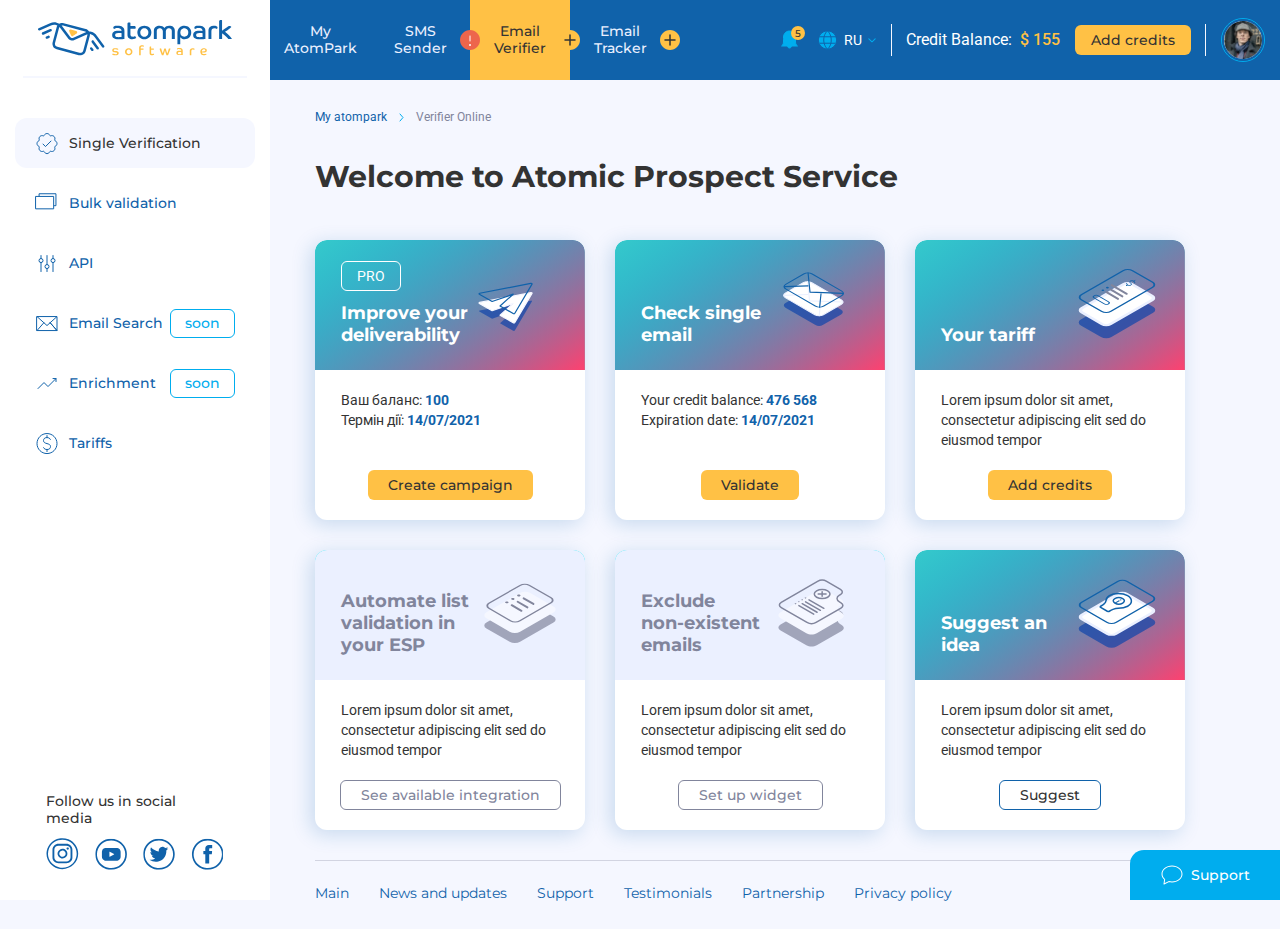
<file: verifier.html>
<!doctype html>
<html lang="en">
<head>
  <meta charset="UTF-8">
  <meta name="viewport"
        content="width=device-width, user-scalable=no, initial-scale=1.0, maximum-scale=1.0, minimum-scale=1.0">
  <meta http-equiv="X-UA-Compatible" content="ie=edge">
  <title>Verifier</title>
  <meta name="description" content="some text">
  <meta name="keywords" content="some, text">
  <link href="https://fonts.googleapis.com/css2?family=Roboto:wght@400;500;700&display=swap" rel="stylesheet">
  <link href="https://fonts.googleapis.com/css2?family=Montserrat:wght@400;500;600;700&display=swap" rel="stylesheet">
  <link rel="stylesheet" href="assets/css/ui.css">
  <link rel="stylesheet" href="assets/css/style.css">
  <link rel="stylesheet" href="assets/css/verifier.css">
</head>
<body>
<div class="wrapper">

  <aside class="sidebar">
    <div class="sidebar-mob-close"></div>
    <div class="sidebar-logo">
      <a href="#" class="sidebar-logo__img"><img src="assets/img/general/logo.svg" alt="Atompark"></a>
    </div>
    <div class="sidebar-menu">
      <ul class="sidebar-menu__list">
        <li class="sidebar-menu__list-item sidebar-menu__list-item_active">
          <a href="#" class="sidebar-menu__link">
            <span class="sidebar-menu__link-icon">
              <svg width="24" height="25" viewBox="0 0 24 25" fill="none" xmlns="http://www.w3.org/2000/svg">
                <path d="M8 13.0513L10.5 15.5513L16 10.0513" stroke="#1062AA" stroke-linecap="round"/>
                <path
                  d="M12 22.5513C13.2363 22.5513 14.2979 21.8035 14.7572 20.7356C14.9195 20.3581 15.4558 20.136 15.8375 20.2881C16.9175 20.7184 18.1969 20.4965 19.0711 19.6224C19.9452 18.7482 20.1671 17.4688 19.7368 16.3888C19.5847 16.0071 19.8068 15.4708 20.1843 15.3085C21.2522 14.8491 22 13.7875 22 12.5513C22 11.315 21.2522 10.2534 20.1843 9.79409C19.8068 9.63173 19.5847 9.09546 19.7368 8.71373C20.1672 7.63381 19.9453 6.35438 19.0711 5.48021C18.1969 4.60604 16.9175 4.38413 15.8376 4.81448C15.4558 4.96661 14.9195 4.74447 14.7572 4.36697C14.2979 3.29905 13.2363 2.55127 12 2.55127C10.7637 2.55127 9.70214 3.29904 9.24282 4.36696C9.08046 4.74445 8.54419 4.96658 8.16246 4.81446C7.08254 4.3841 5.80311 4.60601 4.92894 5.48018C4.05477 6.35435 3.83286 7.63378 4.26321 8.7137C4.41534 9.09544 4.1932 9.63173 3.8157 9.79409C2.74778 10.2534 2 11.315 2 12.5513C2 13.7875 2.74777 14.8491 3.81569 15.3084C4.19318 15.4708 4.41531 16.0071 4.26319 16.3888C3.83284 17.4687 4.05474 18.7482 4.92891 19.6223C5.80308 20.4965 7.08251 20.7184 8.16243 20.288C8.54416 20.1359 9.08046 20.3581 9.24282 20.7356C9.70213 21.8035 10.7637 22.5513 12 22.5513Z"
                  stroke="#1062AA" stroke-linecap="round"/>
              </svg>
            </span>
            <span class="sidebar-menu__link-text">Single Verification</span>
          </a>
        </li>
        <li class="sidebar-menu__list-item">
          <a href="#" class="sidebar-menu__link">
            <span class="sidebar-menu__link-icon">
              <svg width="22" height="20" viewBox="0 0 22 20" fill="none" xmlns="http://www.w3.org/2000/svg">
                <rect x="0.958984" y="3.43506" width="17.7115" height="12.3981" stroke="#1062AA" stroke-linecap="round" stroke-linejoin="round"/>
                <path d="M4.08984 3.21287V0.75H20.9515V12.6855H19.057" stroke="#1062AA" stroke-linejoin="round"/>
              </svg>
            </span>
            <span class="sidebar-menu__link-text">Bulk validation</span>
          </a>
        </li>
        <li class="sidebar-menu__list-item">
          <a href="#" class="sidebar-menu__link">
            <span class="sidebar-menu__link-icon">
              <svg width="24" height="25" viewBox="0 0 24 25" fill="none" xmlns="http://www.w3.org/2000/svg">
                <circle cx="18" cy="9.55127" r="2" transform="rotate(90 18 9.55127)" stroke="#1062AA"/>
                <path d="M18 4.55127L18 7.55127" stroke="#1062AA" stroke-linecap="round" stroke-linejoin="round"/>
                <path d="M18 11.5513L18 20.5513" stroke="#1062AA" stroke-linecap="round" stroke-linejoin="round"/>
                <circle cx="6" cy="9.55127" r="2" transform="rotate(90 6 9.55127)" stroke="#1062AA"/>
                <path d="M6 4.55127L6 7.55127" stroke="#1062AA" stroke-linecap="round" stroke-linejoin="round"/>
                <path d="M6 11.5513L6 20.5513" stroke="#1062AA" stroke-linecap="round" stroke-linejoin="round"/>
                <circle cx="12" cy="15.5513" r="2" transform="rotate(90 12 15.5513)" stroke="#1062AA"/>
                <path d="M12 4.55127L12 13.5513" stroke="#1062AA" stroke-linecap="round" stroke-linejoin="round"/>
                <path d="M12 17.5513L12 20.5513" stroke="#1062AA" stroke-linecap="round" stroke-linejoin="round"/>
              </svg>
            </span>
            <span class="sidebar-menu__link-text">API</span>
          </a>
        </li>
        <li class="sidebar-menu__list-item">
          <a href="#" class="sidebar-menu__link">
            <span class="sidebar-menu__link-icon">
              <svg width="24" height="25" viewBox="0 0 24 25" fill="none" xmlns="http://www.w3.org/2000/svg">
                <rect x="2" y="5.55127" width="20" height="14" stroke="#1062AA" stroke-linecap="round" stroke-linejoin="round"/>
                <path d="M2 5.55127L12 14.5513L22 5.55127" stroke="#1062AA"/>
                <path d="M2 19.5513L9 11.5513" stroke="#1062AA"/>
                <path fill-rule="evenodd" clip-rule="evenodd" d="M22 19.5513L15 11.5513L22 19.5513Z" stroke="#1062AA"/>
              </svg>
            </span>
            <span class="sidebar-menu__link-text">Email Search</span>
            <span class="sidebar-menu__link-label">soon</span>
          </a>
        </li>
        <li class="sidebar-menu__list-item">
          <a href="#" class="sidebar-menu__link">
            <span class="sidebar-menu__link-icon">
              <svg width="24" height="25" viewBox="0 0 24 25" fill="none" xmlns="http://www.w3.org/2000/svg">
                <path d="M3 17.5513L9 11.5513L13 15.5513L21 7.55127" stroke="#1062AA" stroke-linecap="round" stroke-linejoin="round"/>
                <path d="M21 10.5513V7.55127H18" stroke="#1062AA" stroke-linecap="round"/>
              </svg>
            </span>
            <span class="sidebar-menu__link-text">Enrichment</span>
            <span class="sidebar-menu__link-label">soon</span>
          </a>
        </li>
        <li class="sidebar-menu__list-item">
          <a href="#" class="sidebar-menu__link">
            <span class="sidebar-menu__link-icon">
              <svg width="24" height="25" viewBox="0 0 24 25" fill="none" xmlns="http://www.w3.org/2000/svg">
                <path d="M12 4.55127V6.55127" stroke="#1062AA" stroke-linecap="round"/>
                <path d="M12 18.5513V20.5513" stroke="#1062AA" stroke-linecap="round"/>
                <path d="M15.5 8.55127C15.5 8.55127 15 6.55127 12 6.55127C9 6.55127 8.5 8.50779 8.5 9.55127C8.5 13.6916 15.5 11.5162 15.5 15.5513C15.5 16.5947 15 18.5513 12 18.5513C9 18.5513 8.5 16.5513 8.5 16.5513" stroke="#1062AA" stroke-linecap="round"/>
                <path fill-rule="evenodd" clip-rule="evenodd" d="M12 22.5513C17.5228 22.5513 22 18.0741 22 12.5513C22 7.02842 17.5228 2.55127 12 2.55127C6.47715 2.55127 2 7.02842 2 12.5513C2 18.0741 6.47715 22.5513 12 22.5513Z" stroke="#1062AA"/>
              </svg>
            </span>
            <span class="sidebar-menu__link-text">Tariffs</span>
          </a>
        </li>
      </ul>
    </div>
    <div class="sidebar-socials">
      <div class="sidebar-socials__title">Follow us in social media</div>
      <div class="sidebar-socials__items">
        <a href="#" class="sidebar-socials__item" target="_blank">
          <svg width="33" height="32" viewBox="0 0 33 32" fill="none" xmlns="http://www.w3.org/2000/svg">
            <path
                d="M16.34 31.1636C13.2071 31.1636 10.1446 30.2545 7.53977 28.5514C4.9349 26.8482 2.90465 24.4274 1.70576 21.5952C0.506863 18.7629 0.193178 15.6464 0.804368 12.6397C1.41556 9.63297 2.92417 6.87114 5.13943 4.70342C7.3547 2.53571 10.1771 1.05948 13.2498 0.461409C16.3224 -0.136662 19.5073 0.17029 22.4017 1.34345C25.2961 2.51661 27.77 4.50328 29.5105 7.05224C31.251 9.6012 32.18 12.598 32.18 15.6636C32.1769 19.7735 30.5071 23.7142 27.5372 26.6204C24.5673 29.5265 20.5401 31.1605 16.34 31.1636ZM16.34 1.64385C13.5049 1.64385 10.7335 2.46658 8.37636 4.00796C6.01917 5.54935 4.18206 7.74016 3.09739 10.3033C2.01273 12.8665 1.72923 15.6868 2.28274 18.4076C2.83626 21.1284 4.20194 23.6275 6.20704 25.5888C8.21215 27.5501 10.7666 28.8854 13.5473 29.4259C16.3281 29.9665 19.2102 29.6879 21.8291 28.6255C24.448 27.563 26.6861 25.7645 28.2604 23.4573C29.8346 21.15 30.6743 18.4378 30.6731 15.6636C30.67 11.9453 29.1587 8.38018 26.4713 5.75146C23.7838 3.12274 20.1399 1.64537 16.34 1.64385ZM21.6842 9.37671C21.4532 9.37671 21.2274 9.44375 21.0353 9.56935C20.8432 9.69495 20.6934 9.87347 20.605 10.0823C20.5166 10.2912 20.4935 10.521 20.5386 10.7428C20.5836 10.9645 20.6949 11.1682 20.8583 11.328C21.0216 11.4879 21.2298 11.5968 21.4564 11.6409C21.683 11.685 21.9178 11.6623 22.1313 11.5758C22.3447 11.4893 22.5272 11.3428 22.6555 11.1548C22.7839 10.9669 22.8524 10.7459 22.8524 10.5198C22.8524 10.2166 22.7293 9.92587 22.5103 9.7115C22.2912 9.49714 21.9941 9.37671 21.6842 9.37671ZM16.4743 10.8513C15.5003 10.8513 14.5481 11.134 13.7383 11.6636C12.9284 12.1933 12.2974 12.9461 11.9249 13.8268C11.5524 14.7075 11.4552 15.6766 11.6457 16.6113C11.8361 17.5461 12.3056 18.4046 12.9948 19.0782C13.684 19.7518 14.5619 20.2102 15.5174 20.3954C16.4728 20.5807 17.463 20.4845 18.3626 20.1189C19.2622 19.7534 20.0308 19.135 20.5711 18.3419C21.1114 17.5488 21.3992 16.6167 21.3981 15.6636C21.395 14.3872 20.875 13.1641 19.9522 12.2621C19.0293 11.3601 17.7787 10.8528 16.4743 10.8513ZM16.4743 18.7499C15.8505 18.7499 15.2408 18.5689 14.7221 18.2297C14.2034 17.8906 13.7992 17.4086 13.5604 16.8446C13.3217 16.2807 13.2593 15.6602 13.381 15.0615C13.5027 14.4628 13.803 13.9129 14.2441 13.4812C14.6852 13.0496 15.2472 12.7557 15.859 12.6366C16.4708 12.5175 17.105 12.5786 17.6813 12.8122C18.2576 13.0458 18.7502 13.4414 19.0968 13.9489C19.4433 14.4565 19.6283 15.0532 19.6283 15.6636C19.6283 16.4821 19.296 17.2671 18.7045 17.8459C18.1131 18.4247 17.3108 18.7499 16.4743 18.7499ZM26.4035 11.6628C26.4035 10.1046 25.771 8.61017 24.6449 7.50833C23.5189 6.40648 21.9917 5.78747 20.3993 5.78747H12.4793C10.8863 5.78747 9.35853 6.4063 8.23159 7.50798C7.10465 8.60966 6.47076 10.1041 6.46921 11.6628V19.4186C6.4669 20.1923 6.62066 20.9589 6.92166 21.6744C7.22266 22.3899 7.665 23.0403 8.22332 23.5882C8.78163 24.1361 9.44496 24.5709 10.1753 24.8675C10.9056 25.1641 11.6886 25.3168 12.4793 25.3168H20.3993C21.1898 25.3168 21.9724 25.1641 22.7024 24.8674C23.4324 24.5707 24.0954 24.1359 24.6532 23.5879C25.2111 23.0399 25.6529 22.3895 25.9532 21.674C26.2536 20.9585 26.4066 20.192 26.4035 19.4186V11.6628ZM24.5228 19.4186C24.5228 20.4887 24.0884 21.515 23.3151 22.2718C22.5418 23.0285 21.4929 23.4536 20.3993 23.4536H12.4793C11.3851 23.4536 10.3357 23.0287 9.56145 22.2721C8.78721 21.5155 8.35147 20.4892 8.34992 19.4186V11.6628C8.35147 10.5922 8.78721 9.56585 9.56145 8.8093C10.3357 8.05275 11.3851 7.62781 12.4793 7.62781H20.3993C21.4929 7.62781 22.5418 8.05293 23.3151 8.80965C24.0884 9.56636 24.5228 10.5927 24.5228 11.6628V19.4186Z"
                fill=""/>
          </svg>
        </a>
        <a href="#" class="sidebar-socials__item" target="_blank">
          <svg width="32" height="32" viewBox="0 0 32 32" fill="none" xmlns="http://www.w3.org/2000/svg">
            <g clip-path="url(#clip0)">
              <path
                  d="M16.1179 31.7616C12.9828 31.7639 9.91747 30.8562 7.30976 29.1533C4.70204 27.4504 2.66914 25.0288 1.46829 22.195C0.267446 19.3612 -0.0473765 16.2425 0.563662 13.2335C1.1747 10.2246 2.68414 7.46059 4.90097 5.29134C7.11781 3.12209 9.94241 1.64505 13.0174 1.04713C16.0923 0.449207 19.2794 0.757271 22.1754 1.93234C25.0714 3.10741 27.5461 5.09667 29.2863 7.64842C31.0266 10.2002 31.9542 13.1997 31.9519 16.2675C31.9455 20.3748 30.2752 24.3122 27.3071 27.2166C24.3391 30.1209 20.3154 31.7553 16.1179 31.7616ZM16.1179 2.42799C13.3201 2.42565 10.5845 3.23534 8.25713 4.75462C5.92972 6.2739 4.11509 8.43451 3.04278 10.9631C1.97047 13.4918 1.68867 16.2748 2.23302 18.9602C2.77737 21.6456 4.12341 24.1126 6.10087 26.0493C8.07834 27.986 10.5984 29.3052 13.3422 29.8402C16.086 30.3751 18.9303 30.1018 21.5153 29.0546C24.1004 28.0075 26.3099 26.2337 27.8645 23.9575C29.4191 21.6814 30.2489 19.0052 30.2489 16.2675C30.2457 12.6 28.7563 9.0835 26.1072 6.48911C23.4582 3.89472 19.8658 2.43425 16.1179 2.42799Z"
                  fill=""/>
              <path
                  d="M25.6366 13.9153C25.6366 13.3892 25.5301 12.8684 25.3233 12.3828C25.1165 11.8973 24.8135 11.4567 24.4317 11.0863C24.0499 10.716 23.5969 10.4234 23.0989 10.2253C22.6009 10.0273 22.0677 9.92773 21.5301 9.93241H10.9742C10.4402 9.93241 9.91153 10.0355 9.41839 10.2358C8.92525 10.4361 8.47734 10.7297 8.10035 11.0997C7.72336 11.4697 7.4247 11.9088 7.22147 12.392C7.01824 12.8751 6.91444 13.3928 6.91603 13.9153V18.749C6.91444 19.2715 7.01824 19.7892 7.22147 20.2723C7.4247 20.7555 7.72336 21.1946 8.10035 21.5646C8.47734 21.9346 8.92525 22.2282 9.41839 22.4285C9.91153 22.6288 10.4402 22.7319 10.9742 22.7319H21.5301C22.0677 22.7366 22.6009 22.637 23.0989 22.4389C23.5969 22.2409 24.0499 21.9482 24.4317 21.5779C24.8135 21.2076 25.1165 20.767 25.3233 20.2814C25.5301 19.7959 25.6366 19.2751 25.6366 18.749V13.9153ZM18.9817 16.5744L14.7666 18.8318C14.5854 18.9263 14.4284 18.8318 14.4284 18.5954V13.9625C14.4284 13.7498 14.5975 13.6316 14.7787 13.7262L19.018 16.0899C19.0575 16.1208 19.0881 16.1613 19.1066 16.2074C19.1252 16.2534 19.1311 16.3035 19.1238 16.3525C19.1164 16.4015 19.0961 16.4478 19.0649 16.4867C19.0336 16.5256 18.9924 16.5559 18.9455 16.5744H18.9817Z"
                  fill=""/>
            </g>
            <defs>
              <clipPath id="clip0">
                <rect width="31.68" height="31" fill="white" transform="translate(0.271484 0.761353)"/>
              </clipPath>
            </defs>
          </svg>
        </a>
        <a href="#" class="sidebar-socials__item" target="_blank">
          <svg width="32" height="32" viewBox="0 0 32 32" fill="none" xmlns="http://www.w3.org/2000/svg">
            <g clip-path="url(#clip0)">
              <path
                  d="M15.9624 31.7616C12.8322 31.7639 9.77161 30.8562 7.16794 29.1533C4.56428 27.4504 2.53454 25.0288 1.33555 22.195C0.136575 19.3612 -0.177759 16.2425 0.43233 13.2335C1.04242 10.2246 2.54951 7.46059 4.7629 5.29134C6.97629 3.12209 9.79651 1.64505 12.8667 1.04713C15.9369 0.449207 19.119 0.757271 22.0105 1.93234C24.902 3.10741 27.3728 5.09667 29.1104 7.64842C30.8479 10.2002 31.7741 13.1997 31.7718 16.2675C31.7654 20.3748 30.0977 24.3122 27.1343 27.2166C24.1708 30.1209 20.1533 31.7553 15.9624 31.7616ZM15.9624 2.42799C13.169 2.42565 10.4376 3.23534 8.11384 4.75462C5.79005 6.2739 3.97824 8.43451 2.9076 10.9631C1.83696 13.4918 1.55559 16.2748 2.09909 18.9602C2.6426 21.6456 3.98655 24.1126 5.96094 26.0493C7.93533 27.986 10.4514 29.3052 13.191 29.8402C15.9306 30.3751 18.7705 30.1018 21.3515 29.0546C23.9325 28.0075 26.1386 26.2337 27.6908 23.9575C29.2429 21.6814 30.0714 19.0052 30.0714 16.2675C30.0682 12.6 28.5811 9.0835 25.9362 6.48911C23.2913 3.89472 19.7045 2.43425 15.9624 2.42799Z"
                  fill=""/>
              <path
                  d="M25.0444 10.6062C24.4504 10.8561 23.8264 11.0309 23.1873 11.1262C23.4888 11.1262 23.935 10.5471 24.1038 10.3344C24.3818 10.0057 24.5945 9.6289 24.7309 9.22343C24.7309 9.22343 24.7309 9.15252 24.7309 9.12888C24.7162 9.12058 24.6996 9.11621 24.6826 9.11621C24.6657 9.11621 24.6491 9.12058 24.6344 9.12888C23.9362 9.49222 23.195 9.77007 22.4276 9.95618C22.4042 9.97094 22.377 9.97879 22.3492 9.97879C22.3214 9.97879 22.2942 9.97094 22.2708 9.95618L22.0779 9.76708C21.7591 9.49694 21.3963 9.28121 21.0046 9.12888C20.4859 8.9187 19.9245 8.82968 19.3646 8.86887C18.8215 8.90297 18.2916 9.04788 17.809 9.29434C17.3194 9.54064 16.8888 9.88613 16.5458 10.3079C16.2027 10.7297 15.9551 11.2181 15.8193 11.7408C15.7107 12.2554 15.7107 12.7862 15.8193 13.3008C15.8193 13.3836 15.8193 13.3954 15.7348 13.3836C12.807 13.0963 10.0958 11.7424 8.13767 9.5898C8.05326 9.49526 8.00502 9.49526 7.93267 9.5898C7.53307 10.3032 7.38052 11.1244 7.49795 11.93C7.61538 12.7356 7.99644 13.482 8.58386 14.0572C8.72856 14.1872 8.88533 14.329 9.05416 14.459C8.54194 14.4191 8.0424 14.2827 7.58296 14.0572C7.49854 14.0572 7.45031 14.0572 7.45031 14.1281C7.43264 14.2694 7.43264 14.4123 7.45031 14.5536C7.53977 15.226 7.81036 15.8629 8.23424 16.3988C8.65813 16.9347 9.22001 17.3502 9.86211 17.6028C10.0163 17.6694 10.1783 17.717 10.3445 17.7446C9.86913 17.8188 9.38479 17.8188 8.90945 17.7446C8.80092 17.7446 8.76474 17.7446 8.80092 17.8746C9.04973 18.5056 9.45798 19.0644 9.9874 19.4985C10.5168 19.9326 11.1501 20.2278 11.8277 20.3565H12.2377C11.6507 20.8751 10.9425 21.2445 10.1756 21.432C9.17198 21.7842 8.10192 21.9173 7.0403 21.822C6.87148 21.822 6.8353 21.822 6.78706 21.822C6.73883 21.822 6.78706 21.8929 6.78706 21.9402L7.43825 22.3184C8.09041 22.69 8.78182 22.9912 9.50034 23.2166C11.3726 23.7718 13.3609 23.8348 15.2658 23.3992C17.1707 22.9636 18.9253 22.0447 20.3534 20.7347C21.3793 19.6428 22.1722 18.3611 22.6858 16.9648C23.1994 15.5685 23.4232 14.0857 23.3441 12.6035C23.3441 12.4853 23.4888 12.4263 23.5732 12.3672C24.1349 11.939 24.6304 11.4334 25.0444 10.8662C25.108 10.7809 25.138 10.676 25.1288 10.5707C25.1288 10.5707 25.1288 10.5707 25.0444 10.6062Z"
                  fill=""/>
              <path fill-rule="evenodd" clip-rule="evenodd"
                    d="M12.7793 23.6539C12.7793 23.6539 13.1049 23.6539 12.7793 23.6539C12.7793 23.6414 12.8155 23.6539 12.7793 23.6539Z"
                    fill=""/>
            </g>
            <defs>
              <clipPath id="clip0">
                <rect width="31.6308" height="31" fill="white" transform="translate(0.140625 0.761353)"/>
              </clipPath>
            </defs>
          </svg>
        </a>
        <a href="#" class="sidebar-socials__item" target="_blank">
          <svg width="33" height="32" viewBox="0 0 33 32" fill="none" xmlns="http://www.w3.org/2000/svg">
            <g clip-path="url(#clip0)">
              <path
                  d="M16.7859 31.7616C13.6508 31.7639 10.5854 30.8562 7.97772 29.1533C5.37001 27.4504 3.33711 25.0288 2.13626 22.195C0.935415 19.3612 0.620592 16.2425 1.23163 13.2335C1.84267 10.2246 3.3521 7.46059 5.56894 5.29134C7.78577 3.12209 10.6104 1.64505 13.6853 1.04713C16.7603 0.449207 19.9474 0.757271 22.8434 1.93234C25.7394 3.10741 28.214 5.09667 29.9543 7.64842C31.6946 10.2002 32.6222 13.1997 32.6198 16.2675C32.6134 20.3748 30.9432 24.3122 27.9751 27.2166C25.007 30.1209 20.9833 31.7553 16.7859 31.7616ZM16.7859 2.42799C13.9881 2.42565 11.2525 3.23534 8.9251 4.75462C6.59769 6.2739 4.78306 8.43451 3.71075 10.9631C2.63844 13.4918 2.35664 16.2748 2.90099 18.9602C3.44534 21.6456 4.79138 24.1126 6.76884 26.0493C8.7463 27.986 11.2663 29.3052 14.0102 29.8402C16.754 30.3751 19.5983 30.1018 22.1833 29.0546C24.7683 28.0075 26.9779 26.2337 28.5325 23.9575C30.0871 21.6814 30.9168 19.0052 30.9168 16.2675C30.9137 12.6 29.4242 9.0835 26.7752 6.48911C24.1261 3.89472 20.5338 2.43425 16.7859 2.42799Z"
                  fill=""/>
              <path fill-rule="evenodd" clip-rule="evenodd"
                    d="M14.298 16.3379V25.32C14.298 25.3827 14.3235 25.4428 14.3688 25.4871C14.4141 25.5315 14.4755 25.5564 14.5396 25.5564H17.9455C18.0096 25.5564 18.071 25.5315 18.1163 25.4871C18.1616 25.4428 18.1871 25.3827 18.1871 25.32V16.1843H20.6026C20.6328 16.1859 20.6629 16.1816 20.6914 16.1718C20.7199 16.162 20.7461 16.1467 20.7685 16.127C20.791 16.1072 20.8092 16.0833 20.8222 16.0566C20.8352 16.03 20.8426 16.001 20.8442 15.9715L21.0857 13.2178C21.0874 13.1858 21.0823 13.1538 21.0709 13.1237C21.0595 13.0937 21.042 13.0662 21.0194 13.043C20.9968 13.0198 20.9696 13.0013 20.9395 12.9887C20.9094 12.9761 20.877 12.9696 20.8442 12.9696H18.1871V11.0196C18.1902 10.9109 18.2152 10.8039 18.2606 10.7047C18.306 10.6055 18.3709 10.516 18.4517 10.4414C18.5324 10.3668 18.6274 10.3084 18.7313 10.2698C18.8351 10.2311 18.9456 10.2128 19.0567 10.2159H20.965C20.9961 10.216 21.027 10.2098 21.0557 10.1978C21.0843 10.1857 21.1102 10.1681 21.1317 10.146C21.1531 10.1239 21.1698 10.0977 21.1806 10.0691C21.1914 10.0405 21.1961 10.01 21.1944 9.97955V7.20219C21.1961 7.17172 21.1914 7.14125 21.1806 7.11263C21.1698 7.084 21.1531 7.05783 21.1317 7.03571C21.1102 7.01359 21.0843 6.99599 21.0557 6.98397C21.027 6.97195 20.9961 6.96578 20.965 6.96582H17.716C16.8084 6.96895 15.9391 7.32395 15.2984 7.95307C14.6578 8.58219 14.298 9.43414 14.298 10.3223V12.9696H12.5951C12.531 12.9696 12.4696 12.9945 12.4243 13.0389C12.379 13.0832 12.3535 13.1433 12.3535 13.206V15.9597C12.3535 15.9902 12.3598 16.0204 12.3721 16.0485C12.3843 16.0765 12.4023 16.1018 12.4249 16.1228C12.4475 16.1438 12.4743 16.1601 12.5035 16.1707C12.5328 16.1813 12.5639 16.1859 12.5951 16.1843H14.298V16.3379Z"
                    fill=""/>
            </g>
            <defs>
              <clipPath id="clip0">
                <rect width="31.68" height="31" fill="white" transform="translate(0.939453 0.761353)"/>
              </clipPath>
            </defs>
          </svg>
        </a>
      </div>
    </div>
  </aside>

  <main class="inner">

    <section class="header">
      <div class="header-open-mob">
        <div></div>
        <div></div>
        <div></div>
      </div>
      <ul class="header-menu">
        <li class="header-menu__item">
          <a href="#" class="header-menu__link">My AtomPark</a>
        </li>
        <li class="header-menu__item">
          <a href="#" class="header-menu__link">SMS Sender</a>
          <div class="header-menu__hint">
            <div class="header-menu__hint-icon">
              <svg width="24" height="24" viewBox="0 0 24 24" fill="none" xmlns="http://www.w3.org/2000/svg">
                <path fill-rule="evenodd" clip-rule="evenodd"
                      d="M12 17C12.5523 17 13 16.5523 13 16C13 15.4477 12.5523 15 12 15C11.4477 15 11 15.4477 11 16C11 16.5523 11.4477 17 12 17Z"
                      fill="white"/>
                <path fill-rule="evenodd" clip-rule="evenodd"
                      d="M12 22C17.5228 22 22 17.5228 22 12C22 6.47715 17.5228 2 12 2C6.47715 2 2 6.47715 2 12C2 17.5228 6.47715 22 12 22Z"
                      fill="#ED654C"/>
                <path d="M12 8V13" stroke="white" stroke-linecap="round"/>
                <circle cx="12" cy="17" r="1" fill="white"/>
              </svg>
            </div>
            <div class="header-menu__hint-card">
              <div class="header-menu__hint-text">You have run out of free SMS.</div>
              <a href="#" class="header-menu__hint-link">
                <span>Top up balance</span>
                <span class="header-menu__hint-link-icon">
                  <svg width="13" height="12" viewBox="0 0 13 12" fill="none" xmlns="http://www.w3.org/2000/svg">
                    <path fill-rule="evenodd" clip-rule="evenodd"
                          d="M10.1893 6.27293L-2.08633e-07 6.27293L-2.742e-07 4.77293L10.1893 4.77293L6.6967 1.28029C6.40381 0.987393 6.40381 0.51252 6.6967 0.219626C6.98959 -0.0732673 7.46447 -0.0732673 7.75736 0.219626L12.5303 4.9926C12.8232 5.28549 12.8232 5.76036 12.5303 6.05326L7.75736 10.8262C7.46447 11.1191 6.98959 11.1191 6.6967 10.8262C6.40381 10.5333 6.40381 10.0585 6.6967 9.76557L10.1893 6.27293Z"
                          fill="#00ADEE"/>
                  </svg>
                </span>
              </a>
            </div>
          </div>
        </li>
        <li class="header-menu__item">
          <a href="#" class="header-menu__link header-menu__link_active">Email Verifier</a>
          <div class="header-menu__hint">
            <div class="header-menu__hint-icon">
              <svg width="24" height="24" viewBox="0 0 24 24" fill="none" xmlns="http://www.w3.org/2000/svg">
                <path
                    d="M12 22C17.5228 22 22 17.5228 22 12C22 6.47715 17.5228 2 12 2C6.47715 2 2 6.47715 2 12C2 17.5228 6.47715 22 12 22Z"
                    fill="#FFC145"/>
                <path d="M12 7V17" stroke="#333333" stroke-width="1.5" stroke-linecap="round" stroke-linejoin="round"/>
                <path d="M7 12H17" stroke="#333333" stroke-width="1.5" stroke-linecap="round" stroke-linejoin="round"/>
              </svg>
            </div>
            <div class="header-menu__hint-card">
              <div class="header-menu__hint-text">Checking email addresses validity</div>
              <a href="#" class="header-menu__hint-link">
                <span>Add service</span>
                <span class="header-menu__hint-link-icon">
                  <svg width="13" height="12" viewBox="0 0 13 12" fill="none" xmlns="http://www.w3.org/2000/svg">
                    <path fill-rule="evenodd" clip-rule="evenodd"
                          d="M10.1893 6.27293L-2.08633e-07 6.27293L-2.742e-07 4.77293L10.1893 4.77293L6.6967 1.28029C6.40381 0.987393 6.40381 0.51252 6.6967 0.219626C6.98959 -0.0732673 7.46447 -0.0732673 7.75736 0.219626L12.5303 4.9926C12.8232 5.28549 12.8232 5.76036 12.5303 6.05326L7.75736 10.8262C7.46447 11.1191 6.98959 11.1191 6.6967 10.8262C6.40381 10.5333 6.40381 10.0585 6.6967 9.76557L10.1893 6.27293Z"
                          fill="#00ADEE"/>
                  </svg>
                </span>
              </a>
            </div>
          </div>
        </li>
        <li class="header-menu__item">
          <a href="#" class="header-menu__link">Email Tracker</a>
          <div class="header-menu__hint">
            <div class="header-menu__hint-icon">
              <svg width="24" height="24" viewBox="0 0 24 24" fill="none" xmlns="http://www.w3.org/2000/svg">
                <path
                    d="M12 22C17.5228 22 22 17.5228 22 12C22 6.47715 17.5228 2 12 2C6.47715 2 2 6.47715 2 12C2 17.5228 6.47715 22 12 22Z"
                    fill="#FFC145"/>
                <path d="M12 7V17" stroke="#333333" stroke-width="1.5" stroke-linecap="round" stroke-linejoin="round"/>
                <path d="M7 12H17" stroke="#333333" stroke-width="1.5" stroke-linecap="round" stroke-linejoin="round"/>
              </svg>
            </div>
            <div class="header-menu__hint-card">
              <div class="header-menu__hint-text">Tracking email opens and clicks</div>
              <a href="#" class="header-menu__hint-link">
                <span>Add service</span>
                <span class="header-menu__hint-link-icon">
                  <svg width="13" height="12" viewBox="0 0 13 12" fill="none" xmlns="http://www.w3.org/2000/svg">
                    <path fill-rule="evenodd" clip-rule="evenodd"
                          d="M10.1893 6.27293L-2.08633e-07 6.27293L-2.742e-07 4.77293L10.1893 4.77293L6.6967 1.28029C6.40381 0.987393 6.40381 0.51252 6.6967 0.219626C6.98959 -0.0732673 7.46447 -0.0732673 7.75736 0.219626L12.5303 4.9926C12.8232 5.28549 12.8232 5.76036 12.5303 6.05326L7.75736 10.8262C7.46447 11.1191 6.98959 11.1191 6.6967 10.8262C6.40381 10.5333 6.40381 10.0585 6.6967 9.76557L10.1893 6.27293Z"
                          fill="#00ADEE"/>
                  </svg>
                </span>
              </a>
            </div>
          </div>
        </li>
      </ul>
      <div class="header-mob-info">
        <svg width="24" height="24" viewBox="0 0 24 24" fill="none" xmlns="http://www.w3.org/2000/svg" style="margin-top: -3px;">
          <path fill-rule="evenodd" clip-rule="evenodd" d="M12 22.5513C17.5228 22.5513 22 18.0741 22 12.5513C22 7.02842 17.5228 2.55127 12 2.55127C6.47715 2.55127 2 7.02842 2 12.5513C2 18.0741 6.47715 22.5513 12 22.5513Z" fill="#00ADEE" stroke="#00ADEE"/>
          <path d="M12 4.55127V6.55127" stroke="#FFF" stroke-linecap="round"/>
          <path d="M12 18.5513V20.5513" stroke="#FFF" stroke-linecap="round"/>
          <path d="M15.5 8.55127C15.5 8.55127 15 6.55127 12 6.55127C9 6.55127 8.5 8.50779 8.5 9.55127C8.5 13.6916 15.5 11.5162 15.5 15.5513C15.5 16.5947 15 18.5513 12 18.5513C9 18.5513 8.5 16.5513 8.5 16.5513" stroke="#FFF" stroke-linecap="round"/>
        </svg>
      </div>
      <div class="header-notifications">
        <div class="header-notifications__icon js-dd">
          <svg width="25" height="24" viewBox="0 0 25 24" fill="none" xmlns="http://www.w3.org/2000/svg">
            <path fill-rule="evenodd" clip-rule="evenodd"
                  d="M12.5 3C15.8137 3 18.5 5.68624 18.5 8.99995C18.5 10.9131 18.5 12.8341 18.5 14C18.5 17 20.5 18 20.5 18L4.5 18C4.5 18 6.5 17 6.5 14C6.5 12.8341 6.5 10.9131 6.5 8.99995C6.5 5.68624 9.18629 3 12.5 3Z"
                  fill="#00ADEE" stroke="#00ADEE" stroke-linejoin="round"/>
            <path fill-rule="evenodd" clip-rule="evenodd"
                  d="M10.5 18C10.5 19.1046 11.3954 20 12.5 20C13.6046 20 14.5 19.1046 14.5 18" fill="#00ADEE"/>
            <path d="M10.5 18C10.5 19.1046 11.3954 20 12.5 20C13.6046 20 14.5 19.1046 14.5 18" stroke="#00ADEE"/>
          </svg>
          <div class="header-notifications__count">5</div>
        </div>
        <div class="header-notifications__list js-dd-content">
          <div class="header-notifications__list-title">Notification</div>
          <a href="#" class="header-notifications__list-item">Meet the updated Atomic Mail Sender 9.55</a>
          <a href="#" class="header-notifications__list-item">Sending messages in Telegram becomes available</a>
          <a href="#" class="header-notifications__list-item">AtomPark Software is launching a loyalty program for SMS
            service users</a>
          <a href="#" class="header-notifications__list-item">Meet the updated version of Atomic Email Studio!</a>
        </div>
      </div>
      <div class="header-lang">
        <div class="header-lang__switch js-dd">
          <div class="header-lang__switch-icon">
            <svg width="21" height="20" viewBox="0 0 21 20" fill="none" xmlns="http://www.w3.org/2000/svg">
              <circle r="9.18606" transform="matrix(-1 0 0 1 10.4995 10.001)" fill="#00ADEE" stroke="#1062AA"/>
              <path
                  d="M10.498 0.853027C10.498 0.853027 6.73125 3.5436 6.73125 10.001C6.73125 15.9202 10.498 19.1489 10.498 19.1489"
                  stroke="#1062AA"/>
              <path
                  d="M10.498 19.1489C10.498 19.1489 14.2648 16.4584 14.2648 10.001C14.2648 4.08173 10.498 0.853039 10.498 0.853039"
                  stroke="#1062AA"/>
              <path d="M1.88672 6.77222L19.1064 6.77222" stroke="#1062AA"/>
              <path d="M2.42773 13.2295L18.5712 13.2295" stroke="#1062AA"/>
            </svg>
          </div>
          <div class="header-lang__switch-text">RU</div>
          <div class="header-lang__switch-arrow">
            <svg width="8" height="5" viewBox="0 0 8 5" fill="none" xmlns="http://www.w3.org/2000/svg">
              <path
                  d="M4.35355 4.35355C4.15829 4.54882 3.84171 4.54882 3.64645 4.35355L0.464466 1.17157C0.269204 0.976311 0.269204 0.659728 0.464466 0.464466C0.659728 0.269204 0.976311 0.269204 1.17157 0.464466L4 3.29289L6.82843 0.464466C7.02369 0.269204 7.34027 0.269204 7.53553 0.464466C7.7308 0.659728 7.7308 0.976311 7.53553 1.17157L4.35355 4.35355ZM4.5 3L4.5 4L3.5 4L3.5 3L4.5 3Z"
                  fill="#00ADEE"/>
            </svg>
          </div>
        </div>
        <div class="header-lang__select js-dd-content">
          <div class="header-lang__item">
            <a href="#" class="header-lang__link">Русский</a>
          </div>
          <div class="header-lang__item">
            <a class="header-lang__link header-lang__link_current">English</a>
          </div>
        </div>
      </div>
      <div class="header-state header-state--single">
        <div class="header-state__table">
          <div class="header-state__table-row">
            <div class="header-state__table-cell">
              <div class="header-state__label">Credit Balance:</div>
            </div>
            <div class="header-state__table-cell">
              <div class="header-state__value">$ 155</div>
            </div>
          </div>
        </div>
        <div class="header-state__btn">
          <a href="#" class="btn btn-orange">Add credits</a>
        </div>
      </div>
      <div class="header-user">
        <div class="header-user-profile__avatar js-dd"><img src="assets/img/general/header-user-avatar.jpg" alt="uname">
        </div>
        <div class="header-user-menu js-dd-content">
          <div class="header-user-menu__items">
            <div class="header-user-menu__item">
              <a href="#" class="header-user-menu__link">My tickets</a>
              <div class="header-user-menu__icon">
                <svg width="24" height="24" viewBox="0 0 24 24" fill="none" xmlns="http://www.w3.org/2000/svg">
                  <path
                      d="M11 8L9.42229 7.21115C9.14458 7.07229 8.83835 7 8.52786 7H7.82843C7.29799 7 6.78929 7.21071 6.41421 7.58579L5.58579 8.41421C5.21071 8.78929 5 9.29799 5 9.82843L5 14.9296C5 15.5983 5.3342 16.2228 5.8906 16.5937L9.75746 19.1716C10.4944 19.663 11.4668 19.611 12.1472 19.044L17 15"
                      stroke="#1062AA"/>
                  <path fill-rule="evenodd" clip-rule="evenodd"
                        d="M14.4549 12.9142C13.8515 12.1062 12.741 11.8739 11.8643 12.3721L10.009 13.4266C9.41298 13.7653 8.66412 13.6641 8.17937 13.1794V13.1794C7.54605 12.546 7.59324 11.5056 8.2813 10.9323L12.4437 7.46356C12.8032 7.16403 13.2562 7 13.7241 7H14.5279C14.8384 7 15.1446 7.07229 15.4223 7.21115L17.8944 8.44721C18.572 8.786 19 9.47852 19 10.2361L19 12.9796C19 14.9037 16.5489 15.718 15.3976 14.1764L14.4549 12.9142Z"
                        stroke="#1062AA"/>
                  <path d="M1 17V8" stroke="#1062AA" stroke-linecap="round"/>
                  <path d="M1 17V8" stroke="#1062AA" stroke-linecap="round"/>
                  <path d="M23 17V8" stroke="#1062AA" stroke-linecap="round"/>
                </svg>
              </div>
            </div>
            <div class="header-user-menu__item">
              <a href="#" class="header-user-menu__link">Account Settings</a>
              <div class="header-user-menu__icon">
                <svg width="24" height="24" viewBox="0 0 24 24" fill="none" xmlns="http://www.w3.org/2000/svg">
                  <path
                      d="M9.5438 4.36754L9.06946 4.20943L9.06946 4.20943L9.5438 4.36754ZM9.12827 5.61412L9.33358 6.07003L9.53334 5.98007L9.60261 5.77224L9.12827 5.61412ZM7.90662 6.32071L7.80638 6.81056L8.02137 6.85455L8.19929 6.7261L7.90662 6.32071ZM6.61767 6.05695L6.51743 6.54679L6.61767 6.05695ZM4.48466 7.01634L4.91767 7.26634L4.48466 7.01634ZM3.92618 7.98366L4.35919 8.23366L3.92618 7.98366ZM4.16182 10.3106L4.53592 9.97886H4.53592L4.16182 10.3106ZM5.03471 11.295L5.53223 11.3447L5.55401 11.127L5.40881 10.9632L5.03471 11.295ZM5.03471 12.705L5.40881 13.0368L5.55401 12.873L5.53223 12.6553L5.03471 12.705ZM4.16182 13.6894L3.78772 13.3577H3.78772L4.16182 13.6894ZM3.92618 16.0163L4.35919 15.7663L3.92618 16.0163ZM4.48466 16.9837L4.91767 16.7337L4.48466 16.9837ZM6.61767 17.9431L6.51743 17.4532H6.51743L6.61767 17.9431ZM7.90662 17.6793L8.19929 17.2739L8.02137 17.1454L7.80638 17.1894L7.90662 17.6793ZM9.12827 18.3859L9.60261 18.2278L9.53334 18.0199L9.33358 17.93L9.12827 18.3859ZM9.5438 19.6325L9.06946 19.7906L9.5438 19.6325ZM14.4555 19.6325L13.9812 19.4743L14.4555 19.6325ZM14.871 18.3859L14.6657 17.93L14.466 18.0199L14.3967 18.2278L14.871 18.3859ZM16.0927 17.6793L16.1929 17.1894L15.9779 17.1454L15.8 17.2739L16.0927 17.6793ZM17.3816 17.9431L17.2814 18.4329H17.2814L17.3816 17.9431ZM19.5146 16.9837L19.0816 16.7337L19.5146 16.9837ZM20.0731 16.0163L20.5061 16.2663L20.0731 16.0163ZM19.8375 13.6894L19.4634 14.0211V14.0211L19.8375 13.6894ZM18.9646 12.705L18.4671 12.6553L18.4453 12.873L18.5905 13.0368L18.9646 12.705ZM18.9646 11.295L18.5905 10.9632L18.4453 11.127L18.4671 11.3447L18.9646 11.295ZM19.8375 10.3106L20.2116 10.6423L19.8375 10.3106ZM20.0731 7.98366L19.6401 8.23366L19.6401 8.23366L20.0731 7.98366ZM19.5146 7.01634L19.9476 6.76634V6.76634L19.5146 7.01634ZM17.3816 6.05695L17.2814 5.5671L17.3816 6.05695ZM16.0927 6.32071L15.8 6.7261L15.9779 6.85455L16.1929 6.81056L16.0927 6.32071ZM14.871 5.61412L14.3967 5.77224L14.466 5.98007L14.6657 6.07003L14.871 5.61412ZM14.4555 4.36754L13.9812 4.52566V4.52566L14.4555 4.36754ZM10.0181 4.52566C10.2223 3.91315 10.7955 3.5 11.4412 3.5V2.5C10.3651 2.5 9.40974 3.18858 9.06946 4.20943L10.0181 4.52566ZM9.60261 5.77224L10.0181 4.52566L9.06946 4.20943L8.65393 5.45601L9.60261 5.77224ZM8.19929 6.7261C8.55254 6.47107 8.9323 6.25074 9.33358 6.07003L8.92296 5.15822C8.45957 5.3669 8.02134 5.6212 7.61394 5.91532L8.19929 6.7261ZM6.51743 6.54679L7.80638 6.81056L8.00686 5.83086L6.71791 5.5671L6.51743 6.54679ZM4.91767 7.26634C5.24049 6.7072 5.88489 6.41736 6.51743 6.54679L6.71791 5.5671C5.66368 5.35136 4.58968 5.83443 4.05165 6.76634L4.91767 7.26634ZM4.35919 8.23366L4.91767 7.26634L4.05165 6.76634L3.49316 7.73366L4.35919 8.23366ZM4.53592 9.97886C4.10756 9.49579 4.03637 8.79281 4.35919 8.23366L3.49316 7.73366C2.95513 8.66557 3.07378 9.83721 3.78772 10.6423L4.53592 9.97886ZM5.40881 10.9632L4.53592 9.97886L3.78772 10.6423L4.66061 11.6267L5.40881 10.9632ZM5.49965 12C5.49965 11.7787 5.51069 11.5601 5.53223 11.3447L4.53719 11.2452C4.51235 11.4936 4.49965 11.7454 4.49965 12H5.49965ZM5.53223 12.6553C5.51069 12.4399 5.49965 12.2213 5.49965 12H4.49965C4.49965 12.2546 4.51235 12.5064 4.53719 12.7548L5.53223 12.6553ZM4.53592 14.0211L5.40881 13.0368L4.66061 12.3733L3.78772 13.3577L4.53592 14.0211ZM4.35919 15.7663C4.03637 15.2072 4.10756 14.5042 4.53592 14.0211L3.78772 13.3577C3.07378 14.1628 2.95513 15.3344 3.49316 16.2663L4.35919 15.7663ZM4.91767 16.7337L4.35919 15.7663L3.49316 16.2663L4.05164 17.2337L4.91767 16.7337ZM6.51743 17.4532C5.88489 17.5826 5.24049 17.2928 4.91767 16.7337L4.05164 17.2337C4.58968 18.1656 5.66368 18.6486 6.71791 18.4329L6.51743 17.4532ZM7.80638 17.1894L6.51743 17.4532L6.71791 18.4329L8.00686 18.1691L7.80638 17.1894ZM9.33358 17.93C8.9323 17.7493 8.55254 17.5289 8.19929 17.2739L7.61394 18.0847C8.02134 18.3788 8.45958 18.6331 8.92296 18.8418L9.33358 17.93ZM10.0181 19.4743L9.60261 18.2278L8.65393 18.544L9.06946 19.7906L10.0181 19.4743ZM11.4412 20.5C10.7955 20.5 10.2223 20.0869 10.0181 19.4743L9.06946 19.7906C9.40974 20.8114 10.3651 21.5 11.4412 21.5V20.5ZM12.5581 20.5H11.4412V21.5H12.5581V20.5ZM13.9812 19.4743C13.777 20.0869 13.2038 20.5 12.5581 20.5V21.5C13.6342 21.5 14.5896 20.8114 14.9298 19.7906L13.9812 19.4743ZM14.3967 18.2278L13.9812 19.4743L14.9298 19.7906L15.3454 18.544L14.3967 18.2278ZM15.8 17.2739C15.4468 17.5289 15.067 17.7493 14.6657 17.93L15.0763 18.8418C15.5397 18.6331 15.978 18.3788 16.3853 18.0847L15.8 17.2739ZM17.4819 17.4532L16.1929 17.1894L15.9924 18.1691L17.2814 18.4329L17.4819 17.4532ZM19.0816 16.7337C18.7588 17.2928 18.1144 17.5826 17.4819 17.4532L17.2814 18.4329C18.3356 18.6486 19.4096 18.1656 19.9476 17.2337L19.0816 16.7337ZM19.6401 15.7663L19.0816 16.7337L19.9476 17.2337L20.5061 16.2663L19.6401 15.7663ZM19.4634 14.0211C19.8917 14.5042 19.9629 15.2072 19.6401 15.7663L20.5061 16.2663C21.0442 15.3344 20.9255 14.1628 20.2116 13.3577L19.4634 14.0211ZM18.5905 13.0368L19.4634 14.0211L20.2116 13.3577L19.3387 12.3733L18.5905 13.0368ZM18.4996 12C18.4996 12.2213 18.4886 12.4399 18.4671 12.6553L19.4621 12.7548C19.4869 12.5064 19.4996 12.2546 19.4996 12H18.4996ZM18.4671 11.3447C18.4886 11.5601 18.4996 11.7787 18.4996 12H19.4996C19.4996 11.7454 19.4869 11.4936 19.4621 11.2452L18.4671 11.3447ZM19.4634 9.97886L18.5905 10.9632L19.3387 11.6267L20.2116 10.6423L19.4634 9.97886ZM19.6401 8.23366C19.9629 8.7928 19.8917 9.49579 19.4634 9.97886L20.2116 10.6423C20.9255 9.83721 21.0442 8.66557 20.5061 7.73366L19.6401 8.23366ZM19.0816 7.26634L19.6401 8.23366L20.5061 7.73366L19.9476 6.76634L19.0816 7.26634ZM17.4819 6.54679C18.1144 6.41735 18.7588 6.7072 19.0816 7.26634L19.9476 6.76634C19.4096 5.83443 18.3356 5.35136 17.2814 5.5671L17.4819 6.54679ZM16.1929 6.81056L17.4819 6.54679L17.2814 5.5671L15.9924 5.83086L16.1929 6.81056ZM14.6657 6.07003C15.067 6.25074 15.4468 6.47107 15.8 6.7261L16.3853 5.91532C15.978 5.6212 15.5397 5.3669 15.0763 5.15822L14.6657 6.07003ZM13.9812 4.52566L14.3967 5.77224L15.3454 5.45601L14.9298 4.20943L13.9812 4.52566ZM12.5581 3.5C13.2038 3.5 13.777 3.91315 13.9812 4.52566L14.9298 4.20943C14.5896 3.18858 13.6342 2.5 12.5581 2.5V3.5ZM11.4412 3.5H12.5581V2.5H11.4412V3.5Z"
                      fill="#1062AA"/>
                  <path fill-rule="evenodd" clip-rule="evenodd"
                        d="M12 13C12.5523 13 13 12.5523 13 12C13 11.4477 12.5523 11 12 11C11.4477 11 11 11.4477 11 12C11 12.5523 11.4477 13 12 13Z"
                        stroke="#1062AA"/>
                </svg>
              </div>
            </div>
            <div class="header-user-menu__item">
              <a href="#" class="header-user-menu__link">Payments</a>
              <div class="header-user-menu__icon">
                <svg width="24" height="24" viewBox="0 0 24 24" fill="none" xmlns="http://www.w3.org/2000/svg">
                  <path d="M12 5V7" stroke="#1062AA" stroke-linecap="round"/>
                  <path d="M12 17V19" stroke="#1062AA" stroke-linecap="round"/>
                  <path
                      d="M15 8.66667C15 8.66667 14.5714 7 12 7C9.42857 7 9 8.63043 9 9.5C9 12.9503 15 11.1375 15 14.5C15 15.3696 14.5714 17 12 17C9.42857 17 9 15.3333 9 15.3333"
                      stroke="#1062AA" stroke-linecap="round"/>
                  <circle cx="12" cy="12" r="9" stroke="#1062AA"/>
                </svg>
              </div>
            </div>
            <div class="header-user-menu__item">
              <a href="#" class="header-user-menu__link">Log out</a>
              <div class="header-user-menu__icon">
                <svg width="24" height="24" viewBox="0 0 24 24" fill="none" xmlns="http://www.w3.org/2000/svg">
                  <path d="M12 2V11" stroke="#1062AA" stroke-linecap="round"/>
                  <path
                      d="M18.364 5.63599C21.8787 9.1507 21.8787 14.8492 18.364 18.3639C14.8492 21.8786 9.15076 21.8786 5.63604 18.3639C2.12132 14.8492 2.12132 9.1507 5.63604 5.63599"
                      stroke="#1062AA" stroke-linecap="round"/>
                </svg>
              </div>
            </div>
          </div>
        </div>
      </div>
    </section>

    <section class="content">
      <ul class="breadcrumbs">
        <li class="breadcrumbs__item"><a href="#" class="breadcrumbs__link">My atompark</a></li>
        <li class="breadcrumbs__item"><span class="breadcrumbs__current">Verifier Online</span></li>
      </ul>
      <div class="container container--verifier">

        <div class="verifier">
          <h1>Welcome to Atomic Prospect Service</h1>
          <div class="verifier-cards">
            <div class="verifier-card">
              <div class="verifier-card__top">
                <div class="verifier-card__top-l">
                  <div class="verifier-card__label">pro</div>
                  <div class="verifier-card__title">Improve your deliverability</div>
                </div>
                <div class="verifier-card__top-r">
                  <img src="assets/img/verifier/v-card-1.svg" alt="text">
                </div>
              </div>
              <div class="verifier-card__content">
                <div>Ваш баланс:  <span>100</span></div>
                <div>Термін дії:  <span>14/07/2021</span></div>
              </div>
              <div class="verifier-card__btn">
                <a href="#" class="btn btn-orange">Create campaign</a>
              </div>
            </div>
            <div class="verifier-card">
              <div class="verifier-card__top">
                <div class="verifier-card__top-l">
                  <div class="verifier-card__title">Check single email</div>
                </div>
                <div class="verifier-card__top-r">
                  <img src="assets/img/verifier/v-card-2.svg" alt="text">
                </div>
              </div>
              <div class="verifier-card__content">
                <div>Your credit balance: <span>476 568</span></div>
                <div>Expiration date: <span>14/07/2021</span></div>
              </div>
              <div class="verifier-card__btn">
                <a href="#" class="btn btn-orange">Validate</a>
              </div>
            </div>
            <div class="verifier-card">
              <div class="verifier-card__top">
                <div class="verifier-card__top-l">
                  <div class="verifier-card__title">Your tariff</div>
                </div>
                <div class="verifier-card__top-r">
                  <img src="assets/img/verifier/v-card-3.svg" alt="text">
                </div>
              </div>
              <div class="verifier-card__content">
                <div>Lorem ipsum dolor sit amet, consectetur adipiscing elit sed do eiusmod tempor</div>
              </div>
              <div class="verifier-card__btn">
                <a href="#" class="btn btn-orange">Add credits</a>
              </div>
            </div>
            <div class="verifier-card verifier-card--inactive">
              <div class="verifier-card__top">
                <div class="verifier-card__top-l">
                  <div class="verifier-card__title">Automate list validation in your ESP</div>
                </div>
                <div class="verifier-card__top-r">
                  <img src="assets/img/verifier/v-card-4.svg" alt="text">
                </div>
              </div>
              <div class="verifier-card__content">
                <div>Lorem ipsum dolor sit amet, consectetur adipiscing elit sed do eiusmod tempor</div>
              </div>
              <div class="verifier-card__btn">
                <a href="#" class="btn btn-empty-gray">See available integration</a>
              </div>
            </div>
            <div class="verifier-card verifier-card--inactive">
              <div class="verifier-card__top">
                <div class="verifier-card__top-l">
                  <div class="verifier-card__title">Exclude<br> non-existent emails</div>
                </div>
                <div class="verifier-card__top-r">
                  <img src="assets/img/verifier/v-card-5.svg" alt="text">
                </div>
              </div>
              <div class="verifier-card__content">
                <div>Lorem ipsum dolor sit amet, consectetur adipiscing elit sed do eiusmod tempor</div>
              </div>
              <div class="verifier-card__btn">
                <a href="#" class="btn btn-empty-gray">Set up widget</a>
              </div>
            </div>
            <div class="verifier-card">
              <div class="verifier-card__top">
                <div class="verifier-card__top-l">
                  <div class="verifier-card__title">Suggest an idea</div>
                </div>
                <div class="verifier-card__top-r">
                  <img src="assets/img/verifier/v-card-6.svg" alt="text">
                </div>
              </div>
              <div class="verifier-card__content">
                <div>Lorem ipsum dolor sit amet, consectetur adipiscing elit sed do eiusmod tempor</div>
              </div>
              <div class="verifier-card__btn">
                <a href="#" class="btn btn-empty-blue">Suggest</a>
              </div>
            </div>
          </div>
        </div>

      </div>
    </section>

    <section class="footer">
      <nav class="footer-menu">
        <a href="#" class="footer-menu__link">Main</a>
        <a href="#" class="footer-menu__link">News and updates</a>
        <a href="#" class="footer-menu__link">Support</a>
        <a href="#" class="footer-menu__link">Testimonials</a>
        <a href="#" class="footer-menu__link">Partnership</a>
        <a href="#" class="footer-menu__link">Privacy policy</a>
      </nav>
    </section>

    <a href="#" class="btn-support">
      <span class="btn-support__icon">
        <svg width="24" height="24" viewBox="0 0 24 24" fill="none" xmlns="http://www.w3.org/2000/svg">
          <path
              d="M8.82388 18.5881L8.95321 18.1051C8.83515 18.0735 8.7096 18.0862 8.60028 18.1408L8.82388 18.5881ZM4 21L3.50503 20.9293C3.47872 21.1134 3.55678 21.2969 3.70764 21.4056C3.85851 21.5144 4.05727 21.5304 4.22361 21.4472L4 21ZM4.65323 16.4274L5.1482 16.4981C5.17225 16.3298 5.10909 16.1607 4.98053 16.0494L4.65323 16.4274ZM12 19.5C17.6891 19.5 22.5 15.7928 22.5 11H21.5C21.5 15.0438 17.3566 18.5 12 18.5V19.5ZM8.69456 19.071C9.73485 19.3496 10.8463 19.5 12 19.5V18.5C10.9331 18.5 9.90864 18.3609 8.95321 18.1051L8.69456 19.071ZM4.22361 21.4472L9.04749 19.0353L8.60028 18.1408L3.77639 20.5528L4.22361 21.4472ZM4.15825 16.3567L3.50503 20.9293L4.49497 21.0707L5.1482 16.4981L4.15825 16.3567ZM1.5 11C1.5 13.2639 2.589 15.3014 4.32593 16.8054L4.98053 16.0494C3.42358 14.7012 2.5 12.9254 2.5 11H1.5ZM12 2.5C6.31089 2.5 1.5 6.20723 1.5 11H2.5C2.5 6.95621 6.64341 3.5 12 3.5V2.5ZM22.5 11C22.5 6.20723 17.6891 2.5 12 2.5V3.5C17.3566 3.5 21.5 6.95621 21.5 11H22.5Z"
              fill="white"/>
        </svg>
      </span>
      <span class="btn-support__text">Support</span>
    </a>

  </main>

</div>


<script src="libs/jquery-3.5.1.min.js"></script>
<script src="assets/js/custom.js"></script>
</body>
</html>
</file>
<file: assets/css/ui.css>
/*General*/
table{
    border-collapse: collapse;
}
button, input, textarea, select, a{
    outline: none;
}
input[type="checkbox"],
input[type="radio"],
input[type="file"]{
    display: none;
}
h1,h2,h3,h4,h5,h6,
.h1,.h2,.h3,.h4,.h5,.h6{
    font-family: 'Montserrat', sans-serif;
}
h1,h2,h3,h4,h5,h6,p,pre{
    margin: 0;
}
h1{
    font-size: 30px;
    line-height: 46px;
}
h2{
    font-size: 26px;
    line-height: 40px;
}
h3{
    font-size: 22px;
    line-height: 28px;
}
h4{
    font-size: 18px;
    line-height: 28px;
}
h5{
    font-size: 16px;
    line-height: 26px;
}
h6{
    font-size: 14px;
    line-height: 24px;
}
.fw-m{
    font-weight: 500;
}
p{
    font-size: 16px;
    line-height: 24px;
}
button, input, textarea, select{
    padding: 0;
    border: none;
    background-color: transparent;
}
img, svg{
    display: block;
    max-width: 100%;
}
a{
    color: #1062AA;
    text-decoration: none;
}
a:hover{
    color: #00ADEE;
}
button, input, textarea, select{
    padding: 0;
    outline: none;
    border: none;
}
a, svg, button{
    text-decoration: none;
    -webkit-transition: all 0.25s;
    -moz-transition: all 0.25s;
    -ms-transition: all 0.25s;
    -o-transition: all 0.25s;
    transition: all 0.25s;
}
ul,
ol{
    margin: 0;
    padding: 0;
    list-style: none;
}
/*colors*/
.c-cyan{
    color: #00ADEE;
}
/*typography lists*/
.typography ul > li,
.typography ol > li{
    position: relative;
    font-size: 14px;
    line-height: 24px;
}
.typography ul > li{
    padding-left: 12px;
}
.typography ul > li:before,
.typography ol > li:before{
    content: "";
    position: absolute;
    left: 0;
    -webkit-border-radius: 100%;
    -moz-border-radius: 100%;
    border-radius: 100%;
}
.typography ul > li:before{
    top: 9px;
    width: 5px;
    height: 5px;
    background-color: #1062AA;
}
.typography li{
    margin: 8px 0;
}
.typography ol{
    counter-reset: my-counter;
}
.typography ol > li{
    padding-left: 32px;
    counter-increment: my-counter;
}
.typography ol > li:before{
    content: counter(my-counter);
    display: flex;
    align-items: center;
    justify-content: center;
    top: 2px;
    width: 20px;
    height: 20px;
    border: 1px solid #1062AA;
    font-family: 'Montserrat', sans-serif;
    font-size: 12px;
    color: #1062AA;
}
.typography li > ul,
.typography li > ol{
    margin-top: 8px;
}
/*buttons*/
.btn{
    /*display: flex;*/
    display: inline-flex;
    align-items: center;
    justify-content: center;
    padding: 0 16px;
    height: 30px;
    font-family: 'Montserrat', sans-serif;
    font-weight: 500;
    font-size: 14px;
    line-height: 17px;
    -webkit-border-radius: 6px;
    -moz-border-radius: 6px;
    border-radius: 6px;
}
.btn:hover{
    cursor: pointer;
}
.btn-xs{
    min-width: 86px;
}
.btn-s{
    min-width: 134px;
}
.btn-orange{
    background-color: #FFC145;
    color: #333333;
}
.btn-orange:hover{
    background-color: #FFE01B;
    color: #333333;
}
.btn-blue{
    background-color: #00ADEE;
    color: #ffffff;
}
.btn-blue:hover{
    background-color: #00ADEE;
    color: #333333;
}
.btn-dark-blue{
    background-color: #1062AA;
    color: #ffffff;
}
.btn-dark-blue:hover{
    background-color: #1062AA;
    color: #ffffff;
}
.btn-empty-blue{
    color: #333333;
    border: 1px solid #1062AA;
}
.btn-empty-blue:hover{
    background-color: #1062AA;
    color: #ffffff;
}
.btn-empty-gray{
    color: #81859C;
    border: 1px solid #81859C;
}
.btn-empty-gray:hover{
    color: #81859C;
    border: 1px solid #81859C;
    cursor: default;
}
.btn-empty-red{
    color: #333333;
    border: 1px solid #ED654C;
}
.btn-empty-red:hover{
    background-color: #ED654C;
    color: #ffffff;
}
.btn-icon-right span{
    margin-right: 7px;
}
/*regular input-label*/
.label{
    display: inline-block;
    margin-bottom: 8px;
    font-size: 14px;
    line-height: 16px;
}
.inp{
    display: block;
    width: 100%;
    height: 40px;
    padding: 11px 20px;
    border: 1px solid #81859C;
    -webkit-border-radius: 6px;
    -moz-border-radius: 6px;
    border-radius: 6px;
    background-color: #fff;
    font-size: 14px;
    line-height: 16px;
    color: #333333;
}
.inp::-webkit-input-placeholder {
    color: #81859C;
}
.inp::-moz-placeholder {
    color: #81859C;
}
.inp:-ms-input-placeholder {
    color: #81859C;
}
.inp:-moz-placeholder {
    color: #81859C;
}
/*regular checkbox*/
.checkbox-checkmark{
    display: flex;
    align-items: center;
    justify-content: center;
    width: 20px;
    height: 20px;
    background-color: #fff;
    -webkit-border-radius: 3px;
    -moz-border-radius: 3px;
    border-radius: 3px;
    border: 1px solid #1062AA;
}
.checkbox-inp:checked + .checkbox-checkmark{
    background-color: #1062AA;
}
/*regular radio button*/
.radio-checkmark{
    display: flex;
    align-items: center;
    justify-content: center;
    width: 20px;
    height: 20px;
    background-color: #fff;
    -webkit-border-radius: 100%;
    -moz-border-radius: 100%;
    border-radius: 100%;
    border: 1px solid #1062AA;
}
.radio-inp:checked + .radio-checkmark:before{
    content: '';
    width: 12px;
    height: 12px;
    -webkit-border-radius: 100%;
    -moz-border-radius: 100%;
    border-radius: 100%;
    background-color: #00ADEE;
}
/*regular switch*/
.switch-checkmark{
    position: relative;
    display: flex;
    width: 35px;
    height: 20px;
    -webkit-border-radius: 20px;
    -moz-border-radius: 20px;
    border-radius: 20px;
    background-color: #EBF0FF;
    -webkit-transition: all 0.25s;
    -moz-transition: all 0.25s;
    -ms-transition: all 0.25s;
    -o-transition: all 0.25s;
    transition: all 0.25s;
    cursor: pointer;
}
.switch-checkmark:before{
    position: absolute;
    content: '';
    top: 1px;
    left: 1px;
    width: 18px;
    height: 18px;
    -webkit-border-radius: 100%;
    -moz-border-radius: 100%;
    border-radius: 100%;
    background-color: #fff;
    box-shadow: 1px 1px 1px rgba(16, 98, 170, 0.15);
    -webkit-transition: all 0.25s;
    -moz-transition: all 0.25s;
    -ms-transition: all 0.25s;
    -o-transition: all 0.25s;
    transition: all 0.25s;
}
.switch-inp:checked + .switch-checkmark{
    background-color: #00ADEE;
}
.switch-inp:checked + .switch-checkmark:before{
    left: 16px;
    box-shadow: 0 1px 1px rgba(16, 98, 170, 0.5);
}
/*js dd*/
.js-dd-content{
    display: none;
}
/*link with arrow*/
.link-w-arrow{
    display: inline-flex;
    flex-wrap: wrap;
    align-items: center;
    font-size: 16px;
    line-height: 20px;
    color: #00ADEE;
}
.link-w-arrow svg{
    margin-left: 7px;
    fill: #00ADEE;
}
.link-w-arrow:hover{
    color: #1062AA;
}
.link-w-arrow:hover svg{
    fill: #1062AA;
}
/*tooltip*/
.tooltip{
    position: relative;
    display: flex;
    align-items: center;
    justify-content: center;
    width: 12px;
    height: 12px;
    -webkit-border-radius: 100%;
    -moz-border-radius: 100%;
    border-radius: 100%;
    border: 1px solid #00ADEE;
    font-family: 'Montserrat', sans-serif;
    font-weight: 500;
    font-size: 10px;
    line-height: 12px;
    text-align: center;
    color: #00ADEE;
    cursor: help;
}
.tooltip-box{
    display: none;
    position: absolute;
    width: 136px;
    padding: 10px;
    font-family: 'Roboto', sans-serif;
    font-weight: 400;
    font-size: 12px;
    line-height: 14px;
    text-align: left;
    color: #81859C;
    background: #FFFFFF;
    box-shadow: 0 0 10px rgba(16, 98, 170, 0.2);
}
.tooltip-box--right{
    top: 100%;
    right: 0;
    margin-top: 4px;
    border-radius: 6px 0 6px 6px;
}
.tooltip-box:after{
    content: "";
    position: absolute;
    top: -5px;
    left: 0;
    width: 100%;
    height: 6px;
}
.tooltip:hover .tooltip-box{
    display: block;
}
/*modal*/
.modal{
    display: none;
    position: fixed;
    top: 0;
    right: 0;
    bottom: 0;
    left: 0;
    background-color: rgba(0,0,0,0.6);
    z-index: 99;
}
.modal-window{
    position: relative;
    top: 50%;
    left: 50%;
    background-color: #fff;
    border: 1px solid #1062AA;
    -webkit-border-radius: 12px;
    -moz-border-radius: 12px;
    border-radius: 12px;
    -webkit-transform: translate(-50%, -50%);
    -moz-transform: translate(-50%, -50%);
    -ms-transform: translate(-50%, -50%);
    -o-transform: translate(-50%, -50%);
    transform: translate(-50%, -50%);
}
.modal-window__close{
    position: absolute;
    top: 20px;
    right: 20px;
    cursor: pointer;
}
</file>
<file: assets/css/style.css>
html, body{
    width: 100%;
    height: 100%;
    margin: 0;
    padding: 0;
}
body{
    font-family: 'Roboto', sans-serif;
    font-weight: 400;
    color: #333333;
    -webkit-tap-highlight-color: rgba(0,0,0,0);
}
*, *:after, *:before{
    -webkit-box-sizing: border-box;
    -moz-box-sizing: border-box;
    box-sizing: border-box;
}
main, header, footer, aside{
    display: block;
}
.wrapper{
    display: flex;
    flex-wrap: wrap;
    min-height: 100%;
    background-color: #F5F7FF;
}
::-webkit-scrollbar {
    width: 5px;
}
::-webkit-scrollbar-track {
    background: #F5F7FF;
}
::-webkit-scrollbar-thumb {
    background: #81859C;
}
::-webkit-scrollbar-thumb:hover {
    background: #00ADEE;
}
.ovh{
    overflow: hidden;
}
.container{
    width: 100%;
    max-width: 764px;
}
.container-l{
    width: 100%;
    max-width: 940px;
}
.box{
    background: #FFFFFF;
    box-shadow: 0 0 10px rgba(16, 98, 170, 0.2);
    -webkit-border-radius: 12px;
    -moz-border-radius: 12px;
    border-radius: 12px;
    overflow: hidden;
}
/*header*/
.header{
    display: flex;
    flex-wrap: wrap;
    align-items: center;
    background-color: #1062AA;
    font-family: 'Montserrat', sans-serif;
}
.header-open-mob{
    display: none;
    margin-right: auto;
    margin-left: 30px;
}
.header-open-mob div{
    width: 24px;
    height: 2px;
    margin: 4px 0;
    background-color: #ffffff;
    -webkit-border-radius: 2px;
    -moz-border-radius: 2px;
    border-radius: 2px;
}
.header-mob-info{
    display: none;
}
.header-menu{
    display: flex;
    flex-wrap: wrap;
    height: 100%;
    margin-right: auto;
}
.header-menu__item{
    position: relative;
    width: 100px;
    min-height: 80px;
}
.header-menu__link{
    display: flex;
    align-items: center;
    justify-content: center;
    width: 100%;
    height: 100%;
    padding: 15px;
    background-color: #1062AA;
    font-weight: 500;
    font-size: 14px;
    line-height: 17px;
    text-align: center;
    color: #EBF0FF;
    -webkit-transition: all 0.25s;
    -moz-transition: all 0.25s;
    -ms-transition: all 0.25s;
    -o-transition: all 0.25s;
    transition: all 0.25s;
}
.header-menu__link:hover{
    background-color: #FFE01B;
    color: #333333;
}
.header-menu__link_active,
.header-menu__link_active:hover{
    background-color: #FFC145;
    color: #333333;
}
.header-menu__hint{
    position: absolute;
    top: 50%;
    left: 100%;
    margin: -12px 0 0 -12px;
    font-family: 'Roboto', sans-serif;
    z-index: 2;
    cursor: help;
}
.header-menu__hint-icon{
    width: 24px;
    height: 24px;
}
.header-menu__hint-card{
    display: none;
    width: 126px;
    margin-top: 5px;
    padding: 6px 12px 7px 12px;
    background: #FFFFFF;
    box-shadow: 0 0 10px rgba(16, 98, 170, 0.2);
    -webkit-border-radius: 0 6px 6px 6px;
    -moz-border-radius: 0 6px 6px 6px;
    border-radius: 0 6px 6px 6px;
    font-size: 12px;
    line-height: 20px;
}
.header-menu__hint:hover .header-menu__hint-card{
    display: block;
}
.header-menu__hint-text{
    color: #81859C;
}
.header-menu__hint-link{
    display: flex;
    align-items: center;
    color: #00ADEE;
}
.header-menu__hint-link-icon{
    margin-left: 7px;
}
.header-state{
    position: relative;
    display: flex;
    align-items: center;
    justify-content: center;
    margin-left: 28px;
    padding: 15px 30px;
    font-family: 'Roboto', sans-serif;
    font-size: 12px;
    line-height: 16px;
    color: #FFFFFF;
}
.header-state--single{
    font-size: 16px;
    line-height: 20px;
}
.header-state:before,
.header-state:after{
    content: "";
    position: absolute;
    top: 50%;
    width: 1px;
    height: 32px;
    margin-top: -16px;
    background-color: #F5F7FF;
}
.header-state:before{
    left: 0;
}
.header-state:after{
    right: 0;
}
.header-state__table{
    display: table;
}
.header-state__table-row{
    display: table-row;
}
.header-state__table-cell{
    display: table-cell;
    vertical-align: middle;
}
.header-state__table-cell:nth-child(1){
    padding-right: 8px;
}
.header-state__table-cell:nth-child(3){
    padding-left: 8px;
}
.header-state__label{
    text-align: right;
}
.header-state__value{
    font-weight: 500;
    color: #FFC145;
}
.header-state__link{
    font-weight: 500;
    color: #00ADEE;
}
.header-state__btn{
    margin-left: 15px;
}
.header-notifications{
    position: relative;
    margin-left: 28px;
}
.header-notifications__icon{
    position: relative;
    cursor: pointer;
}
.header-notifications__count{
    position: absolute;
    top: -2px;
    left: 14px;
    min-width: 14px;
    height: 14px;
    padding: 0 4px;
    background-color: #FFC145;
    font-weight: 500;
    font-size: 10px;
    line-height: 15px;
    text-align: center;
    letter-spacing: 0.2px;
    -webkit-border-radius: 12px;
    -moz-border-radius: 12px;
    border-radius: 12px;
    color: #333333;
}
.header-notifications__list{
    /*display: none;*/
    position: absolute;
    top: 100%;
    right: 0;
    width: 330px;
    margin-top: 5px;
    background-color: #fff;
    -webkit-border-radius: 12px 0 12px 12px;
    -moz-border-radius: 12px 0 12px 12px;
    border-radius: 12px 0 12px 12px;
    box-shadow: -4px 4px 20px rgba(16, 98, 170, 0.2);
    overflow: hidden;
    z-index: 9;
}
.header-notifications__list-title{
    padding: 11px 30px 9px 30px;
    font-weight: 500;
    font-size: 18px;
    line-height: 28px;
    color: #1062AA;
    background-color: #F5F7FF;
}
.header-notifications__list-item{
    display: block;
    margin: 0 30px;
    padding: 10px 0;
    font-family: 'Roboto', sans-serif;
    font-size: 14px;
    line-height: 20px;
}
.header-notifications__list-item:not(:last-child){
    border-bottom: 2px solid #EBF0FF;
}
.header-lang{
    position: relative;
    margin-left: 28px;
    font-family: 'Roboto', sans-serif;
}
.header-lang__switch{
    display: flex;
    align-items: center;
    cursor: pointer;
}
.header-lang__switch-text{
    margin: 0 6px;
    font-size: 14px;
    line-height: 24px;
    color: #ffffff;
}
.header-lang__switch-arrow{
    -webkit-transition: all 0.25s;
    -moz-transition: all 0.25s;
    -ms-transition: all 0.25s;
    -o-transition: all 0.25s;
    transition: all 0.25s;
}
.active .header-lang__switch-arrow{
    -webkit-transform: rotate(180deg);
    -moz-transform: rotate(180deg);
    -ms-transform: rotate(180deg);
    -o-transform: rotate(180deg);
    transform: rotate(180deg);
}
.header-lang__select{
    position: absolute;
    top: 100%;
    right: 0;
    width: 100px;
    margin-top: 10px;
    padding: 2px 0;
    background-color: #fff;
    -webkit-border-radius: 6px;
    -moz-border-radius: 6px;
    border-radius: 6px;
    border: 1px solid #E6E7EB;
    z-index: 9;
}
.header-lang__item{
    padding: 4px 12px;
}
.header-lang__link{
    font-size: 14px;
    line-height: 16px;
    color: #333333;
}
.header-lang__link_current,
.header-lang__link:hover{
    color: #81859C;
    text-decoration: none;
}
.header-user{
    position: relative;
    display: flex;
    align-items: center;
    height: 100%;
    margin-left: 28px;
    margin-right: 32px;
}
.header-user-profile__avatar{
    display: flex;
    align-items: center;
    justify-content: center;
    width: 44px;
    height: 44px;
    -webkit-border-radius: 100%;
    -moz-border-radius: 100%;
    border-radius: 100%;
    border: 1px solid #00ADEE;
    overflow: hidden;
    cursor: pointer;
}
.header-user-profile__avatar img{
    border: 2px solid #1062AA;
    -webkit-border-radius: 100%;
    -moz-border-radius: 100%;
    border-radius: 100%;
}
.header-user-menu{
    /*display: none;*/
    position: absolute;
    top: 100%;
    right: -32px;
    width: 100%;
    min-width: 260px;
    padding: 0 30px;
    background-color: #00ADEE;
    -webkit-border-radius: 0 0 0 20px;
    -moz-border-radius: 0 0 0 20px;
    border-radius: 0 0 0 20px;
    overflow: hidden;
    z-index: 9;
}
.header-user-menu__items{
    padding: 24px 10px;
    border-top: 1px solid #F5F7FF;
}
.header-user-menu__item{
    display: flex;
    align-items: center;
    justify-content: flex-end;
}
.header-user-menu__item:not(:first-child){
    margin-top: 20px;
}
.header-user-menu__icon{
    width: 24px;
    min-width: 24px;
    margin-left: 24px;
}
.header-user-menu__link,
.header-user-menu__link:hover{
    font-weight: 500;
    font-size: 14px;
    line-height: 17px;
    color: #ffffff;
    text-align: right;
}
/*sidebar*/
.sidebar{
    position: fixed;
    top: 0;
    bottom: 0;
    left: 0;
    display: flex;
    flex-direction: column;
    align-items: center;
    width: 270px;
    background-color: #fff;
    z-index: 99;
}
.sidebar-mob-close{
    display: none;
    position: absolute;
    top: 30px;
    right: 30px;
    width: 24px;
    height: 24px;
    background: transparent url('../img/general/icon-close.svg') center center no-repeat;
    z-index: 2;
}
.sidebar-logo{
    display: flex;
    align-items: center;
    justify-content: center;
    height: 80px;
    padding: 0 15px;
    border-bottom: 2px solid #F5F7FF;
}
/*sidebar menu*/
.sidebar-menu{
    width: 100%;
    height: calc(100% - 250px);
    margin: 40px 0;
    padding: 0 15px;
    overflow-x: hidden;
    overflow-y: auto;
}
.sidebar-menu__list-item{
    -webkit-border-radius: 12px;
    -moz-border-radius: 12px;
    border-radius: 12px;
    background-color: #fff;
}
.sidebar-menu__list-item_active,
.sidebar-menu__list-item:hover{
    background-color: #F5F7FF;
}
.sidebar-menu__list-item:not(:last-child){
    margin-bottom: 10px;
}
.sidebar-menu__link{
    display: flex;
    align-items: center;
    height: 50px;
    padding: 0 20px;
    font-family: 'Montserrat', sans-serif;
}
.sidebar-menu__link-icon{
    width: 24px;
    min-width: 24px;
    margin-right: 10px;
}
.sidebar-menu__link-text{
    font-weight: 500;
    font-size: 14px;
    line-height: 17px;
    color: #1062AA;
}
.sidebar-menu__link-label{
    margin-left: auto;
    padding: 5px 14px;
    font-weight: 500;
    font-size: 14px;
    line-height: 17px;
    color: #00ADEE;
    border: 1px solid #00ADEE;
    -webkit-border-radius: 6px;
    -moz-border-radius: 6px;
    border-radius: 6px;
}
.sidebar-menu__list-item_active .sidebar-menu__link-text{
    color: #333333;
}
.sidebar-menu__link-arrow{
    margin-left: auto;
    transition: all 0.25s;
}
.sidebar-menu__list-item_active .sidebar-menu__link-arrow{
    -webkit-transform: rotate(-180deg);
    -moz-transform: rotate(-180deg);
    -ms-transform: rotate(-180deg);
    -o-transform: rotate(-180deg);
    transform: rotate(-180deg);
}
.sidebar-submenu{
    display: none;
    margin-left: 54px;
    padding: 2px 0 6px 0;
}
.sidebar-submenu__item{
    margin-bottom: 13px;
}
.sidebar-submenu__link{
    display: flex;
    font-family: 'Montserrat', sans-serif;
}
.sidebar-submenu__link-icon{
    display: flex;
    align-items: center;
    justify-content: center;
    width: 16px;
    height: 16px;
    margin-right: 7px;
}
.sidebar-submenu__link-text{
    font-weight: 500;
    font-size: 14px;
    line-height: 17px;
    color: #1062AA;
}
/*sidebar socials*/
.sidebar-socials{
    width: 178px;
    margin-top: auto;
    margin-bottom: 30px;
}
.sidebar-socials__title{
    margin-bottom: 11px;
    font-family: 'Montserrat', sans-serif;
    font-weight: 500;
    font-size: 14px;
    line-height: 17px;
    color: #333333;
}
.sidebar-socials__items{
    display: flex;
    align-items: center;
    justify-content: space-between;
}
.sidebar-socials__item svg{
    fill: #1062AA;
}
.sidebar-socials__item:hover svg{
    fill: #00ADEE;
}
/*content*/
.inner{
    position: relative;
    display: flex;
    flex-direction: column;
    justify-content: flex-start;
    width: 100%;
    padding-left: 270px;
}
.content{
    flex: 1 1 auto;
    min-width: 1px;
    min-height: 1px;
    padding: 0 45px;
}
/*breadcrumbs*/
.breadcrumbs{
    display: flex;
    flex-wrap: wrap;
    padding: 30px 0;
}
.breadcrumbs__item{
    position: relative;
    font-size: 12px;
    line-height: 14px;
}
.breadcrumbs__item:not(:last-child) {
    margin-right: 12px;
    padding-right: 17px;
}
.breadcrumbs__item:not(:last-child):after {
    content: "";
    position: absolute;
    top: 3px;
    right: 0;
    width: 5px;
    height: 9px;
    background: transparent url(../img/general/breadcrumbs-arrow.svg) center center no-repeat;
}
.breadcrumbs__current{
    color: #81859C;
}
/*footer*/
.footer{
    margin: 0 45px;
    padding: 24px 0 27px 0;
    border-top: 1px solid rgba(129, 133, 156, 0.3);
}
.footer-menu{
    display: flex;
    flex-wrap: wrap;
    align-items: center;
}
.footer-menu__link{
    margin-right: 30px;
    font-family: 'Montserrat', sans-serif;
    font-size: 14px;
    line-height: 17px;
}
/*support btn*/
.btn-support{
    position: fixed;
    right: 0;
    bottom: 0;
    display: flex;
    align-items: center;
    justify-content: center;
    width: 150px;
    height: 50px;
    background-color: #00ADEE;
    border-top-left-radius: 14px;
    z-index: 2;
}
.btn-support__text{
    margin-left: 7px;
    font-family: 'Montserrat', sans-serif;
    font-weight: 500;
    font-size: 14px;
    line-height: 17px;
    color: #ffffff;
}
/*alerts*/
.alerts{
    position: fixed;
    top: 170px;
    right: 30px;
    width: 100%;
    max-width: 440px;
    z-index: 99;
}
.alert{
    position: relative;
    padding: 22px 30px;
    animation: alert 1s linear alternate;
}
.alert:not(:last-child){
    margin-bottom: 30px;
}
.alert__close{
    position: absolute;
    top: 6px;
    right: 6px;
    width: 24px;
    height: 24px;
    background: transparent url('../img/general/icon-close.svg') center center no-repeat;
    cursor: pointer;
}
.alert__top{
    display: flex;
    flex-wrap: wrap;
    margin-bottom: 8px;
}
.alert__label{
    display: flex;
    align-items: center;
    font-family: 'Montserrat', sans-serif;
    font-weight: 500;
    font-size: 14px;
    line-height: 24px;
}
.alert__label-icon{
    margin-right: 8px;
}
.alert__date{
    margin-left: auto;
    font-size: 12px;
    line-height: 22px;
    color: #81859C;
}
@keyframes alert {
    0%{
        left: 100%;
    }
    50%{
        left: -10%;
    }
    100%{
        left: 0;
    }
}
@-o-keyframes alert {
    0%{
        left: 100%;
    }
    50%{
        left: -10%;
    }
    100%{
        left: 0;
    }
}
@-moz-keyframes alert {
    0%{
        left: 100%;
    }
    50%{
        left: -10%;
    }
    100%{
        left: 0;
    }
}
@-webkit-keyframes alert {
    0%{
        left: 100%;
    }
    50%{
        left: -10%;
    }
    100%{
        left: 0;
    }
}
@-ms-keyframes alert {
    0%{
        left: 100%;
    }
    50%{
        left: -10%;
    }
    100%{
        left: 0;
    }
}
/*accordions*/
.accordion{
    font-size: 14px;
    line-height: 24px;
    background-color: #fff;
    box-shadow: -4px 4px 20px rgba(16, 98, 170, 0.2);
    -webkit-border-radius: 12px;
    -moz-border-radius: 12px;
    border-radius: 12px;
    overflow: hidden;
}
.accordion:not(:last-child){
    margin-bottom: 30px;
}
.accordion__head{
    display: flex;
    align-items: center;
    padding: 7px 30px;
}
.accordion__icon{
    display: flex;
    align-items: center;
    justify-content: center;
    width: 36px;
    min-width: 36px;
    height: 36px;
    margin-right: 14px;
    background-color: #F5F7FF;
    -webkit-border-radius: 100%;
    -moz-border-radius: 100%;
    border-radius: 100%;
}
.accordion__title{
    margin-right: auto;
    color: #1062AA;
}
.accordion__arrow{
    margin-left: 14px;
    -webkit-transition: all 0.25s;
    -moz-transition: all 0.25s;
    -ms-transition: all 0.25s;
    -o-transition: all 0.25s;
    transition: all 0.25s;
}
.accordion__body{
    display: none;
    padding: 0 30px;
}
.accordion--sticky .accordion__body{
    display: block;
}
.accordion-item:not(:last-child){
    border-bottom: 2px solid #F5F7FF;
}
.accordion-item__head{
    display: flex;
    align-items: center;
    padding: 11px 0 11px 50px;
}
.accordion-item__body{
    display: none;
    padding-bottom: 11px;
    padding-left: 50px;
}
.accordion:not(.accordion--sticky) .accordion__head:hover,
.accordion-item__head:hover{
    cursor: pointer;
}
.accordion__head_opened .accordion__arrow,
.accordion-item__head_opened .accordion__arrow{
    -webkit-transform: rotate(-180deg);
    -moz-transform: rotate(-180deg);
    -ms-transform: rotate(-180deg);
    -o-transform: rotate(-180deg);
    transform: rotate(-180deg);
}
.accordion--sticky .accordion__head,
.accordion__head_opened{
    background-color: #F5F7FF;
}


@media all and (min-width: 1200px) and (max-width: 1600px){
    /*header*/
    .header-notifications,
    .header-lang,
    .header-state,
    .header-user{
        margin-left: 15px;
    }
    .header-user{
        margin-right: 15px;
    }
    .header-user-menu{
        right: -15px;
        padding: 0 15px;
    }
    .header-state{
        padding: 15px;
    }
}
@media all and (min-width: 320px) and (max-width: 767px){
    /*sidebar*/
    .sidebar{
        left: -100%;
        width: 100%;
        -webkit-transition: all 0.25s;
        -moz-transition: all 0.25s;
        -ms-transition: all 0.25s;
        -o-transition: all 0.25s;
        transition: all 0.25s;
    }
    .sidebar_opened{
        left: 0;
    }
    .sidebar-mob-close{
        display: block;
    }
    /*header*/
    .header{
        position: relative;
        justify-content: center;
        padding-bottom: 10px;
    }
    .header-open-mob{
        display: block;
    }
    .header-menu, .header-user{
        height: auto;
    }
    .header-menu__item{
        width: 25%;
        min-height: auto;
    }
    .header-menu__link{
        padding: 10px 15px;
    }
    .header-menu__link:not(:hover, .header-menu__link_active){
        background-color: #00ADEE;
        /*background-color: #009688;*/
    }
    .header-menu__hint{
        display: none;
    }
    .header-menu{
        order: -1;
        width: 100%;
        margin-bottom: 10px;
    }
    .header-state{
        display: none;
        order: 3;
        width: 100%;
        margin-left: 0;
    }
    .header-state_opened{
        display: flex;
    }
    .header-state:before, .header-state:after{
        display: none;
    }
    .header-user{
        margin-right: 30px;
    }
    .header-user, .header-lang, .header-notifications{
        margin-left: 22px;
    }
    .header-user, .header-notifications{
        position: static;
    }
    .header-user-menu{
        right: 0;
    }
    .header-notifications__list{
        width: 100%;
        margin-top: 0;
        -webkit-border-radius: 0 0 12px 12px;
        -moz-border-radius: 0 0 12px 12px;
        border-radius: 0 0 12px 12px;
    }
    .header-mob-info{
        display: block;
    }
    .breadcrumbs{
        padding: 20px 0;
    }
    /*inner*/
    .inner{
        padding-left: 0;
    }
    .content{
        padding: 0 15px;
    }
    /*btn support*/
    .btn-support{
        right: 15px;
        bottom: 15px;
        width: 50px;
        -webkit-border-radius: 100%;
        -moz-border-radius: 100%;
        border-radius: 100%;
    }
    .btn-support__text{
        display: none;
    }
}
</file>
<file: assets/css/home.css>
.container--home{
    max-width: 794px;
}
.home{
    padding-bottom: 40px;
}
.home__welcome{
    margin-top: 12px;
    font-size: 14px;
    line-height: 24px;
}
.home__list-h{
    display: flex;
    flex-wrap: wrap;
    margin-top: 14px;
}
.home__list-h li:not(:last-child){
    margin-right: 30px;
}
.home__c-o-s{
    display: flex;
    flex-wrap: wrap;
}
.home__c-o{
    display: flex;
    flex-direction: column;
    width: 100%;
    max-width: 488px;
}
.home__controls{
    display: flex;
    flex-wrap: wrap;
    margin: 15px 0;
}
.home__control:not(:last-child){
    margin-right: 20px;
}
.home-support{
    display: flex;
    justify-content: center;
    width: 100%;
    max-width: 276px;
    margin-top: 15px;
    margin-left: 30px;
}
.home-support__inner{
    display: flex;
    flex-direction: column;
    margin: 30px 15px;
}
.home-support__text-s{
    font-size: 12px;
    line-height: 20px;
}
.home-support__tel{
    display: flex;
    margin: 10px 0 18px 0;
    font-family: 'Montserrat', sans-serif;
    font-weight: 500;
    font-size: 21px;
    line-height: 26px;
}
.home-support__tel svg{
    margin-right: 8px;
}
.home-support__mail{
    font-family: 'Montserrat', sans-serif;
    font-weight: 500;
    font-size: 14px;
    line-height: 17px;
}
.home-support__btn{
    width: 100%;
    margin-top: 43px;
}
.home-orders{
    margin-top: auto;
    padding: 20px 24px 30px 24px;
}
.home-orders__title{
    margin-bottom: 16px;
}
.home-btns{
    display: flex;
    flex-wrap: wrap;
    margin-top: 13px;
}
.home-btn:not(:last-child){
    margin-right: 20px;
}
.home-btn-blank{
    display: flex;
    align-items: center;
    font-family: 'Montserrat', sans-serif;
    font-weight: 500;
    font-size: 14px;
    line-height: 17px;
}
.home-btn-blank svg{
    margin-right: 4px;
    stroke: #1062AA;
}
.home-btn-blank:hover svg{
    stroke: #00ADEE;
}
.home-orders__info{
    font-size: 14px;
    line-height: 24px;
}
.home-warning{
    display: flex;
    align-items: center;
    font-size: 14px;
    color: #ED654C;
}
.home-warning svg{
    min-width: 24px;
}
.home-warning span{
    margin-left: 8px;
}
.home-services__title{
    margin: 40px 0;
}
.home-services-item:not(:last-child){
    margin-bottom: 30px;
}
.home-services-item__header{
    display: flex;
    padding: 15px 30px;
    background-color: #F5F7FF;
}
.home-services-item__title{
    display: flex;
    align-items: center;
    margin-right: auto;
    font-family: 'Montserrat', sans-serif;
    font-size: 18px;
    line-height: 22px;
}
.home-services-item__title-icon{
    margin-right: 15px;
}
.home-services-item__title span{
    font-weight: 700;
    font-size: 18px;
    line-height: 22px;
    color: #1062AA;
}
.home-services-item__body{
    padding: 20px 30px 30px 30px;
}
.home-services-item__description{
    font-size: 16px;
    line-height: 26px;
    color: #81859C;
}
.home-services-item__info{
    margin-top: 3px;
    font-size: 16px;
    line-height: 26px;
}
.home-services-item__info span{
    padding-left: 4px;
    font-family: 'Montserrat', sans-serif;
    font-weight: 500;
    color: #1062AA;
}
</file>
<file: assets/css/verifier-billing.css>
.container--verifier{
    max-width: 870px;
}
.verifier-tabs__item{
    display: none;
}
.verifier-tabs__item_active{
    display: block;
}
.verifier-billing__title{
    font-weight: 500;
    font-size: 24px;
    line-height: 24px;
}
.verifier-billing__description{
    margin-top: 10px;
    font-size: 16px;
    line-height: 24px;
}
.verifier-billing__cards{
    display: flex;
    flex-wrap: wrap;
    margin: 0 -15px 30px -15px;
}
.verifier-billing-card{
    width: 100%;
    max-width: 270px;
    margin: 15px;
    padding: 57px 20px 38px 20px;
    background-color: #fff;
    box-shadow: -4px 4px 20px rgba(16, 98, 170, 0.2);
    -webkit-border-radius: 12px;
    -moz-border-radius: 12px;
    border-radius: 12px;
    font-family: 'Montserrat', sans-serif;
    text-align: center;
}
.verifier-billing-card__text-1{
    position: relative;
    margin-bottom: 20px;
    font-weight: 600;
    font-size: 18px;
    line-height: 22px;
}
.verifier-billing-card__text-2{
    margin-bottom: 6px;
    font-weight: 600;
    font-size: 36px;
    line-height: 44px;
}
.verifier-billing-card__text-3{
    margin-bottom: 28px;
    font-weight: 500;
    font-size: 14px;
    line-height: 17px;
    color: #81859C;
}
.verifier-billing-card__btn{
    display: flex;
    justify-content: center;
}
.verifier-billing-card__bubble{
    position: absolute;
    bottom: 100%;
    left: 50%;
    width: 127px;
    height: 41px;
    margin-bottom: 6px;
    margin-left: -64px;
    background: transparent url('../img/verifier/v-billing-bdr.svg') center center no-repeat;
    background-size: contain;
}
.verifier-billing-card__bubble-text{
    padding-top: 8px;
    text-align: center;
    font-weight: 600;
    font-size: 16px;
    line-height: 20px;
    background: -o-linear-gradient(145.27deg, #FF416F 0%, rgba(0, 114, 215, 0) 98.48%), #35C8CB;
    background: linear-gradient(304.73deg, #FF416F 0%, rgba(0, 114, 215, 0) 98.48%), #35C8CB;
    -webkit-background-clip: text;
    -webkit-text-fill-color: transparent;
}
.verifier-billing__after{
    margin: 30px 0;
    padding: 24px 26px;
    background-color: #F5F7FF;
    box-shadow: -4px 4px 20px rgba(16, 98, 170, 0.2);
    -webkit-border-radius: 12px;
    -moz-border-radius: 12px;
    border-radius: 12px;
}
.verifier-billing__after-text{
    margin-top: 13px;
    font-size: 16px;
    line-height: 24px;
}

@media all and (max-width: 767px){

}
</file>
<file: assets/css/ui-donut.css>
.donut {
    --donut-size: 100px;
    --donut-border-width: 5px;
    --donut-spacing: 0;
    --donut-spacing-color: 255, 255, 255;
    --donut-spacing-deg: calc(1deg * var(--donut-spacing));
    border-radius: 50%;
    height: var(--donut-size);
    position: relative;
    width: var(--donut-size);
}

.donut__label {
    position: absolute;
    left: 50%;
    top: 50%;
    -webkit-transform: translate(-50%, -50%);
    transform: translate(-50%, -50%);
    font-family: 'Montserrat', sans-serif;
    font-weight: 500;
    font-size: 16px;
    line-height: 20px;
    text-align: center;
}
.donut__label div:last-child{
    color: #1062AA;
}

.donut__label__sub {
    color: #666666;
    font-size: 14px;
    letter-spacing: 0.05em;
}

.donut__slice {
    height: 100%;
    position: absolute;
    width: 100%;
}

.donut__slice::before,
.donut__slice::after {
    border: var(--donut-border-width) solid rgba(0, 0, 0, 0);
    border-radius: 50%;
    content: '';
    height: 100%;
    left: 0;
    position: absolute;
    top: 0;
    -webkit-transform: rotate(45deg);
    transform: rotate(45deg);
    width: 100%;
}

.donut__slice::before {
    border-width: calc(var(--donut-border-width) + 1px);
    box-shadow: 0 0 1px 0 rgba(var(--donut-spacing-color), calc(100 * var(--donut-spacing)));
}

.donut__slice__first {
    --first-start: 0;
}

.donut__slice__first::before {
    border-top-color: rgba(var(--donut-spacing-color), calc(100 * var(--donut-spacing)));
    -webkit-transform: rotate(calc(360deg * var(--first-start) + 45deg));
    transform: rotate(calc(360deg * var(--first-start) + 45deg));
}

.donut__slice__first::after {
    border-top-color: #97c95c;
    border-right-color: rgba(151, 201, 92, calc(100 * (var(--first) - .25)));
    border-bottom-color: rgba(151, 201, 92, calc(100 * (var(--first) - .5)));
    border-left-color: rgba(151, 201, 92, calc(100 * (var(--first) - .75)));
    -webkit-transform: rotate(calc(360deg * var(--first-start) + 45deg + var(--donut-spacing-deg)));
    transform: rotate(calc(360deg * var(--first-start) + 45deg + var(--donut-spacing-deg)));
}

.donut__slice__second {
    --second-start: calc(var(--first));
    --second-check: max(calc(var(--second-start) - .5), 0);
    -webkit-clip-path: inset(0 calc(50% * (var(--second-check) / var(--second-check))) 0 0);
    clip-path: inset(0 calc(50% * (var(--second-check) / var(--second-check))) 0 0);
}

.donut__slice__second::before {
    border-top-color: rgba(var(--donut-spacing-color), calc(100 * var(--donut-spacing)));
    -webkit-transform: rotate(calc(360deg * var(--second-start) + 45deg));
    transform: rotate(calc(360deg * var(--second-start) + 45deg));
}

.donut__slice__second::after {
    border-top-color: #ff6838;
    border-right-color: rgba(255, 200, 32, calc(100 * (var(--second) - .25)));
    border-bottom-color: rgba(255, 200, 32, calc(100 * (var(--second) - .5)));
    border-left-color: rgba(255, 200, 32, calc(100 * (var(--second) - .75)));
    -webkit-transform: rotate(calc(360deg * var(--second-start) + 45deg + var(--donut-spacing-deg)));
    transform: rotate(calc(360deg * var(--second-start) + 45deg + var(--donut-spacing-deg)));
}

.donut__slice__third {
    --third-start: calc(var(--first) + var(--second));
    --third-check: max(calc(var(--third-start) - .5), 0);
    -webkit-clip-path: inset(0 calc(50% * (var(--third-check) / var(--third-check))) 0 0);
    clip-path: inset(0 calc(50% * (var(--third-check) / var(--third-check))) 0 0);
}

.donut__slice__third::before {
    border-top-color: rgba(var(--donut-spacing-color), calc(100 * var(--donut-spacing)));
    -webkit-transform: rotate(calc(360deg * var(--third-start) + 45deg));
    transform: rotate(calc(360deg * var(--third-start) + 45deg));
}

.donut__slice__third::after {
    border-top-color: #ffc820;
    border-right-color: rgba(151, 201, 92, calc(100 * (var(--third) - .25)));
    border-bottom-color: rgba(151, 201, 92, calc(100 * (var(--third) - .5)));
    border-left-color: rgba(151, 201, 92, calc(100 * (var(--third) - .75)));
    -webkit-transform: rotate(calc(360deg * var(--third-start) + 45deg + var(--donut-spacing-deg)));
    transform: rotate(calc(360deg * var(--third-start) + 45deg + var(--donut-spacing-deg)));
}

.donut__slice__fourth {
    --fourth-start: calc(var(--first) + var(--second) + var(--third));
    --fourth-check: max(calc(var(--fourth-start) - .5), 0);
    -webkit-clip-path: inset(0 calc(50% * (var(--fourth-check) / var(--fourth-check))) 0 0);
    clip-path: inset(0 calc(50% * (var(--fourth-check) / var(--fourth-check))) 0 0);
}

.donut__slice__fourth::before {
    border-top-color: rgba(var(--donut-spacing-color), calc(100 * var(--donut-spacing)));
    -webkit-transform: rotate(calc(360deg * var(--fourth-start) + 45deg));
    transform: rotate(calc(360deg * var(--fourth-start) + 45deg));
}

.donut__slice__fourth::after {
    border-top-color: rgb(28, 178, 246);
    border-right-color: rgba(28, 178, 246, calc(100 * (var(--fourth) - .25)));
    border-bottom-color: rgba(28, 178, 246, calc(100 * (var(--fourth) - .5)));
    border-left-color: rgba(28, 178, 246, calc(100 * (var(--fourth) - .75)));
    -webkit-transform: rotate(calc(360deg * var(--fourth-start) + 45deg + var(--donut-spacing-deg)));
    transform: rotate(calc(360deg * var(--fourth-start) + 45deg + var(--donut-spacing-deg)));
}
</file>
<file: assets/css/verifier-bulk.css>
.container--verifier-bulk{
    max-width: 664px;
}
.verifier-bulk-bgc-green{
    background-color: #6FCF97;
}
.verifier-bulk-bgc-red{
    background-color: #ED654C;
}
.verifier-bulk-bgc-orange{
    background-color: #FFC145;
}
.verifier-bulk-bgc-cyan{
    background-color: #00ADEE;
}
.verifier-bulk{
    padding-bottom: 50px;
}
.verifier-bulk__title{
    display: flex;
    flex-wrap: wrap;
    justify-content: space-between;
    align-items: center;
}
.verifier-bulk__subtitle{
    margin-top: 8px;
    font-size: 14px;
    line-height: 24px;
}

.verifier-bulk__controls{
    display: flex;
    flex-wrap: wrap;
    justify-content: space-between;
    margin-top: 44px;
}
.verifier-bulk__controls-text{
    font-family: 'Montserrat', sans-serif;
    font-weight: 500;
    font-size: 14px;
    line-height: 24px;
    color: #1062AA;
}
.verifier-bulk-sort{
    position: relative;
}
.verifier-bulk-sort__inner{
    display: flex;
    align-items: center;
    cursor: pointer;
}
.verifier-bulk-sort__icon{
    margin-right: 4px;
}
.verifier-bulk-sort__form-wrapper{
    display: none;
    position: absolute;
    top: 100%;
    left: 0;
    z-index: 1;
}
.verifier-bulk-sort__form{
    display: flex;
    flex-direction: column;
    align-items: center;
    width: 330px;
    padding: 24px 32px 30px 32px;
    border-top-left-radius: 0;
}
.verifier-bulk-sort__form-field{
    width: 100%;
    margin-bottom: 20px;
}
.verifier-bulk-sort__form .btn{
    margin-top: 10px;
}
.verifier-bulk-search__inner{
    display: flex;
    align-items: center;
    cursor: pointer;
}
.verifier-bulk-search{
    position: relative;
}
.verifier-bulk-search__icon{
    margin-left: 6px;
}
.verifier-bulk-search__form{
    position: absolute;
    top: -8px;
    right: 0;
}
.verifier-bulk-search__inp{
    position: relative;
    width: 253px;
}
.verifier-bulk-search__btn{
    position: absolute;
    top: 8px;
    left: 18px;
    z-index: 1;
    cursor: pointer;
}
.verifier-bulk-search__inp .inp{
    padding-left: 50px;
}

.verifier-bulk__cards{
    margin-top: 16px;
}
.verifier-bulk-card{
    margin-bottom: 30px;
    padding: 14px 25px 18px 25px;
    overflow: unset;
}
.verifier-bulk-card__info{
    position: relative;
    display: flex;
    flex-wrap: wrap;
    align-items: flex-start;
    border-bottom: 2px solid #F5F7FF;
}
.verifier-bulk-card__info-title{
    font-family: 'Montserrat', sans-serif;
    font-size: 10px;
    line-height: 12px;
    color: #81859C;
}
.verifier-bulk-card__list{
    padding-right: 10px;
}
.verifier-bulk-card__list-file{
    display: flex;
    align-items: center;
    margin-top: 8px;
}
.verifier-bulk-card__list-icon{
    display: flex;
    align-items: center;
    justify-content: center;
    width: 16px;
    height: 16px;
    margin-right: 6px;
}
.verifier-bulk-card__list-file-link{
    max-width: 154px;
    overflow: hidden;
    white-space: nowrap;
    text-overflow: ellipsis;
    font-size: 12px;
    line-height: 14px;
    color: #00ADEE;
}
.verifier-bulk-card__list-date{
    margin-left: 22px;
    margin-top: 5px;
    font-size: 10px;
    line-height: 12px;
    color: #81859C;
}
.verifier-bulk-card__list,
.verifier-bulk-card__list-statistic{
    margin-bottom: 25px;
}
.verifier-bulk-card__list-statistic{
    flex-grow: 1;
    padding: 0 5px 0 15px;
}
.verifier-bulk-card__list-statistic-items{
    display: flex;
    flex-wrap: wrap;
    margin-top: 4px;
    margin-left: -17px;
    padding: 5px 0 5px 15px;
    border-left: 2px solid #F5F7FF;
}
.verifier-bulk-card__list-statistic-item{
    width: 100%;
    max-width: 81px;
}
.verifier-bulk-card__list-statistic-item:not(:first-child){
    text-align: center;
}
.verifier-bulk-card__list-statistic-item:not(:last-child){
    margin-right: 10px;
}
.verifier-bulk-card__list-statistic-label{
    position: relative;
    font-size: 12px;
    line-height: 14px;
    margin-bottom: 2px;
}
.verifier-bulk-card__list-statistic-value{
    font-family: 'Montserrat', sans-serif;
    font-weight: 500;
    font-size: 14px;
    line-height: 17px;
    color: #1062AA;
}
.verifier-bulk-card__list-statistic-label .tooltip{
    position: absolute;
    top: 0;
    right: -18px;
}
.verifier-bulk-card__delete{
    position: absolute;
    top: 16px;
    right: 5px;
}
.verifier-bulk-card__content{
    display: flex;
    flex-wrap: wrap;
    align-items: flex-start;
}
.verifier-bulk-card__chart{
    width: 100px;
    height: 100px;
    margin: 25px 36px 0 20px;
}
.verifier-bulk-card__details{
    width: 100%;
    max-width: 190px;
    margin-top: 25px;
    margin-right: 72px;
}
.verifier-bulk-card__details-row{
    display: flex;
    align-items: center;
    margin-bottom: 8px;
    font-family: 'Montserrat', sans-serif;
    font-weight: 500;
    font-size: 14px;
    line-height: 17px;
}
.verifier-bulk-card__details-circle{
    width: 10px;
    height: 10px;
    margin-right: 8px;
    -webkit-border-radius: 100%;
    -moz-border-radius: 100%;
    border-radius: 100%;
}
.verifier-bulk-card__details-label{
    margin-right: auto;
}
.verifier-bulk-card__details-value{
    color: #1062AA;
}
.verifier-bulk-card__details-info{
    display: flex;
    align-items: center;
    margin-top: 13px;
}
.verifier-bulk-card__details-info .tooltip{
    margin-right: 6px;
}
.verifier-bulk-card__details-text{
    font-size: 10px;
    line-height: 14px;
}
.verifier-bulk-card__details-link{
    font-family: 'Montserrat', sans-serif;
    font-weight: 500;
    color: #1062AA;
}
.verifier-bulk-card__details-text span{
    color: #81859C;
}
.verifier-bulk-card__download{
    display: flex;
    flex-direction: column;
    align-items: center;
    margin-top: 25px;
}
.verifier-bulk-card__download-text{
    font-size: 10px;
    line-height: 12px;
    color: #81859C;
}
.verifier-bulk-card__download-btn{
    margin-top: 18px;
}

.verifier-bulk__pagination{
    display: flex;
    align-items: center;
    justify-content: center;
    margin-top: 20px;
    font-family: 'Montserrat', sans-serif;
    font-size: 14px;
    line-height: 20px;
    letter-spacing: 0.3px;
}
.verifier-bulk__pagination-per-page{
    display: flex;
    align-items: center;
    margin-right: auto;
}
.verifier-bulk__pagination-per-page-text{
    margin-right: 10px;
    color: #81859C;
}
.verifier-bulk__pagination-per-page-select{
    position: relative;
}
.verifier-bulk__pagination-per-page-select-inner{
    display: flex;
    align-items: center;
    cursor: pointer;
}
.verifier-bulk__pagination-per-page-select-inner span{
    margin-right: 6px;
}
.verifier-bulk__pagination-per-page-select-list{
    display: none;
    position: absolute;
    top: 100%;
    right: 0;
    width: 60px;
    text-align: center;
    border-top-right-radius: 0;
}
.verifier-bulk__pagination-per-page-select-item{
    display: block;
    padding: 5px;
}
.verifier-bulk__pagination-per-page-select-item:not(:last-child){
    border-bottom: 1px solid #F5F7FF;
}
.verifier-bulk__pagination-per-page-select-item:hover,
.verifier-bulk__pagination-per-page-select-item_active{
    background-color: #F5F7FF;
    color: #333333;
}
.verifier-bulk__pagination-list{
    display: flex;
    align-items: center;
}
.verifier-bulk__pagination-list-item{
    margin: 0 9px;
}
.verifier-bulk__pagination-list-item:first-child,
.verifier-bulk__pagination-list-item:last-child{
    margin: 0 0 1px 0;
}
.verifier-bulk__pagination-list-link{
    color: #1062AA;
}
.verifier-bulk__pagination-list-link_active{
    color: #333333;
}
.verifier-bulk__controls-result-p{
    margin-top: 25px;
}
.verifier-bulk__controls-result-p .verifier-bulk-search__inp{
    width: 100%;
}
.verifier-bulk__controls-result-p .verifier-bulk-search__inp .inp{
    padding-left: 20px;
    padding-right: 50px;
}
.verifier-bulk__controls-result-p .verifier-bulk-search__btn{
    left: auto;
    right: 18px;
}
.verifier-bulk__nothing{
    margin-top: 21px;
    font-size: 14px;
    line-height: 24px;
    color: #81859C;
}

.verifier-bulk-modal-window{
    width: 100%;
    max-width: 350px;
    padding: 32px 54px 36px 54px;
}
.verifier-bulk-modal-window__inner{
    display: flex;
    flex-direction: column;
    align-items: center;
}
.verifier-bulk-modal-window__icon{
    display: flex;
    align-items: center;
    justify-content: center;
    width: 100px;
    height: 100px;
    background-color: #F5F7FF;
    -webkit-border-radius: 100%;
    -moz-border-radius: 100%;
    border-radius: 100%;
    overflow: hidden;
}
.verifier-bulk-modal-window__text{
    margin-top: 25px;
    font-weight: 500;
    font-size: 18px;
    line-height: 28px;
}
.verifier-bulk-modal-window__btns{
    display: flex;
    flex-wrap: wrap;
    justify-content: space-between;
    width: 100%;
    margin-top: 20px;
}

@media all and (min-width: 320px) and (max-width: 767px){
    .verifier-bulk-card__list-statistic{
        padding: 0;
    }
    .verifier-bulk-card__list-statistic-items{
        padding: 0;
        margin: 0;
        border-left: none;
    }
    .verifier-bulk-card__list-statistic-item{
        max-width: 50%;
        margin-top: 15px;
        text-align: center;
    }
    .verifier-bulk-card__list-statistic-item:not(:last-child){
        margin-right: 0;
    }
    .verifier-bulk-card__list-statistic-label{
        display: flex;
        align-items: center;
        justify-content: center;
    }
    .verifier-bulk-card__list-statistic-label .tooltip{
        position: static;
        margin-left: 5px;
    }
    .verifier-bulk-card__content{
        flex-direction: column;
        align-items: center;
    }
    .verifier-bulk-card__chart,
    .verifier-bulk-card__details{
        margin: 25px 0 0 0;
    }
}
</file>
<file: assets/css/verifier-p-5.css>
.container--verifier{
    max-width: 870px;
}
.verifier-p-5-item{
    display: flex;
    flex-wrap: wrap;
    align-items: center;
}
.verifier-p-5-item__content{
    margin-left: 18px;
}
.verifier-p-5-item__btns{
    display: flex;
    margin-left: auto;
}
.verifier-p-5-item__btns .btn{
    margin-left: 17px;
}
.verifier-p-5-item__title{
    font-weight: 700;
    font-size: 28px;
    line-height: 33px;
    margin-bottom: 3px;
}
.verifier-p-5-item__text{
    font-size: 16px;
    line-height: 26px;
}
.verifier-p-5-item__text span{
    font-weight: 700;
    color: #1062AA;
}

@media all and (max-width: 767px){

}
</file>
<file: assets/css/verifier.css>
.container--verifier{
    max-width: 870px;
}
.verifier .btn{
    padding: 0 20px;
}
.verifier-cards{
    display: flex;
    flex-wrap: wrap;
    margin-top: 40px;
    margin-left: -15px;
    margin-right: -15px;
}
.verifier-card{
    display: flex;
    flex-direction: column;
    width: 100%;
    max-width: 270px;
    margin: 0 15px 30px 15px;
    box-shadow: -4px 4px 20px rgba(16, 98, 170, 0.2);
    -webkit-border-radius: 12px;
    -moz-border-radius: 12px;
    border-radius: 12px;
    background-color: #fff;
    overflow: hidden;
}
.verifier-card__top{
    display: flex;
    align-items: center;
    justify-content: space-between;
    min-height: 130px;
    padding: 20px 26px 24px 26px;
    /*background: -o-linear-gradient(145.27deg, #FF416F 0%, rgba(0, 114, 215, 0) 98.48%), #35C8CB;*/
    /*background: linear-gradient(304.73deg, #FF416F 0%, rgba(0, 114, 215, 0) 98.48%), #35C8CB;*/
    background: transparent url('../img/verifier/v-card-bg.svg') center center no-repeat;
    background-size: cover;
}
.verifier-card--inactive .verifier-card__top{
    background: -webkit-gradient(linear, left bottom, left top, from(#EBF0FF), to(#EBF0FF)), #00E7F7;
    background: -o-linear-gradient(bottom, #EBF0FF, #EBF0FF), #00E7F7;
    background: linear-gradient(0deg, #EBF0FF, #EBF0FF), #00E7F7;
}
.verifier-card__top-l{
    margin-top: auto;
}
.verifier-card__label{
    display: inline-flex;
    align-items: center;
    justify-content: center;
    min-width: 60px;
    height: 30px;
    margin-bottom: 11px;
    padding: 6px 12px;
    border: 1px solid #FFFFFF;
    -webkit-border-radius: 6px;
    -moz-border-radius: 6px;
    border-radius: 6px;
    font-size: 14px;
    line-height: 17px;
    text-transform: uppercase;
    color: #FFFFFF;
}
.verifier-card__title{
    min-width: 127px;
    max-width: 132px;
    font-family: 'Montserrat', sans-serif;
    font-weight: 700;
    font-size: 18px;
    line-height: 22px;
    color: #FFFFFF;
}
.verifier-card--inactive .verifier-card__title{
    color: #81859C;
}
.verifier-card__content{
    padding: 20px 26px;
    font-size: 14px;
    line-height: 20px;
}
.verifier-card__content span{
    font-weight: bold;
    color: #1062AA;
}
.verifier-card__btn{
    display: flex;
    justify-content: center;
    margin-top: auto;
    margin-bottom: 20px;
}

@media all and (max-width: 767px){
    .verifier-cards{
        justify-content: center;
    }
}
</file>
